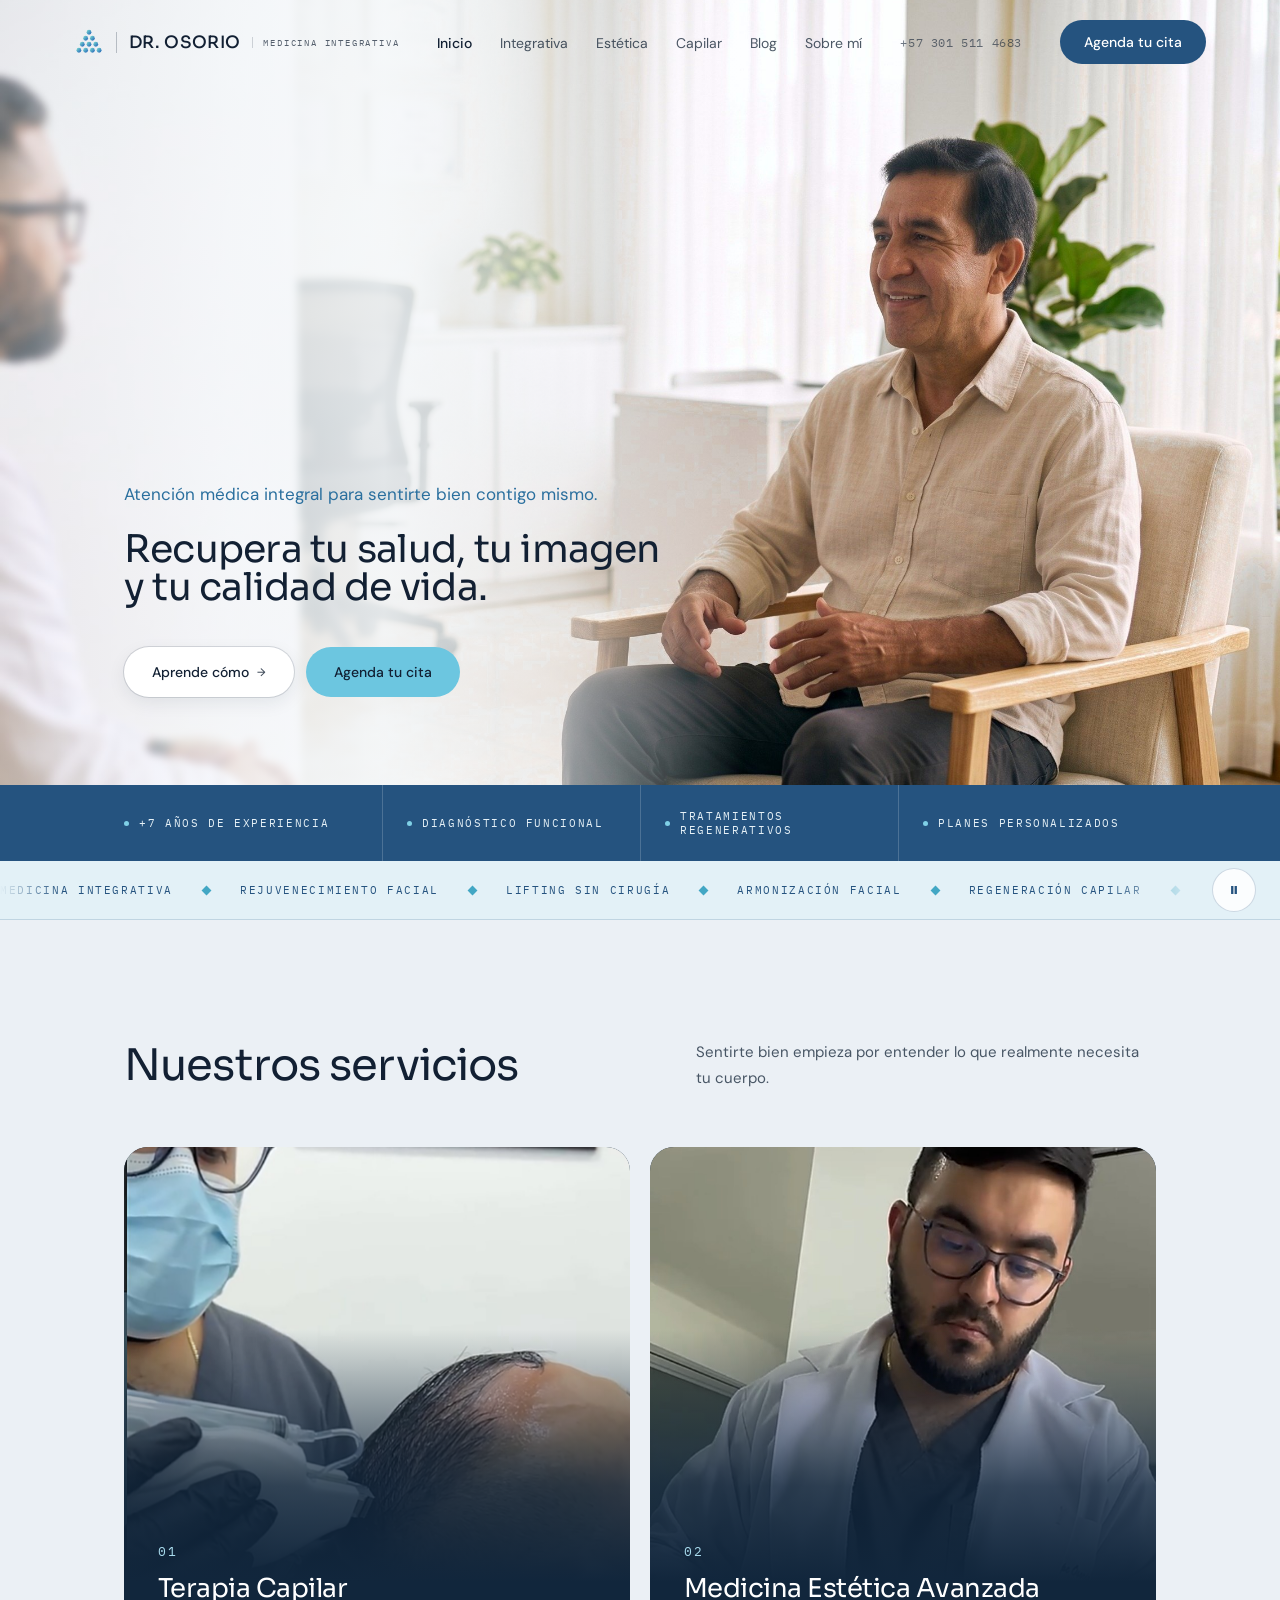
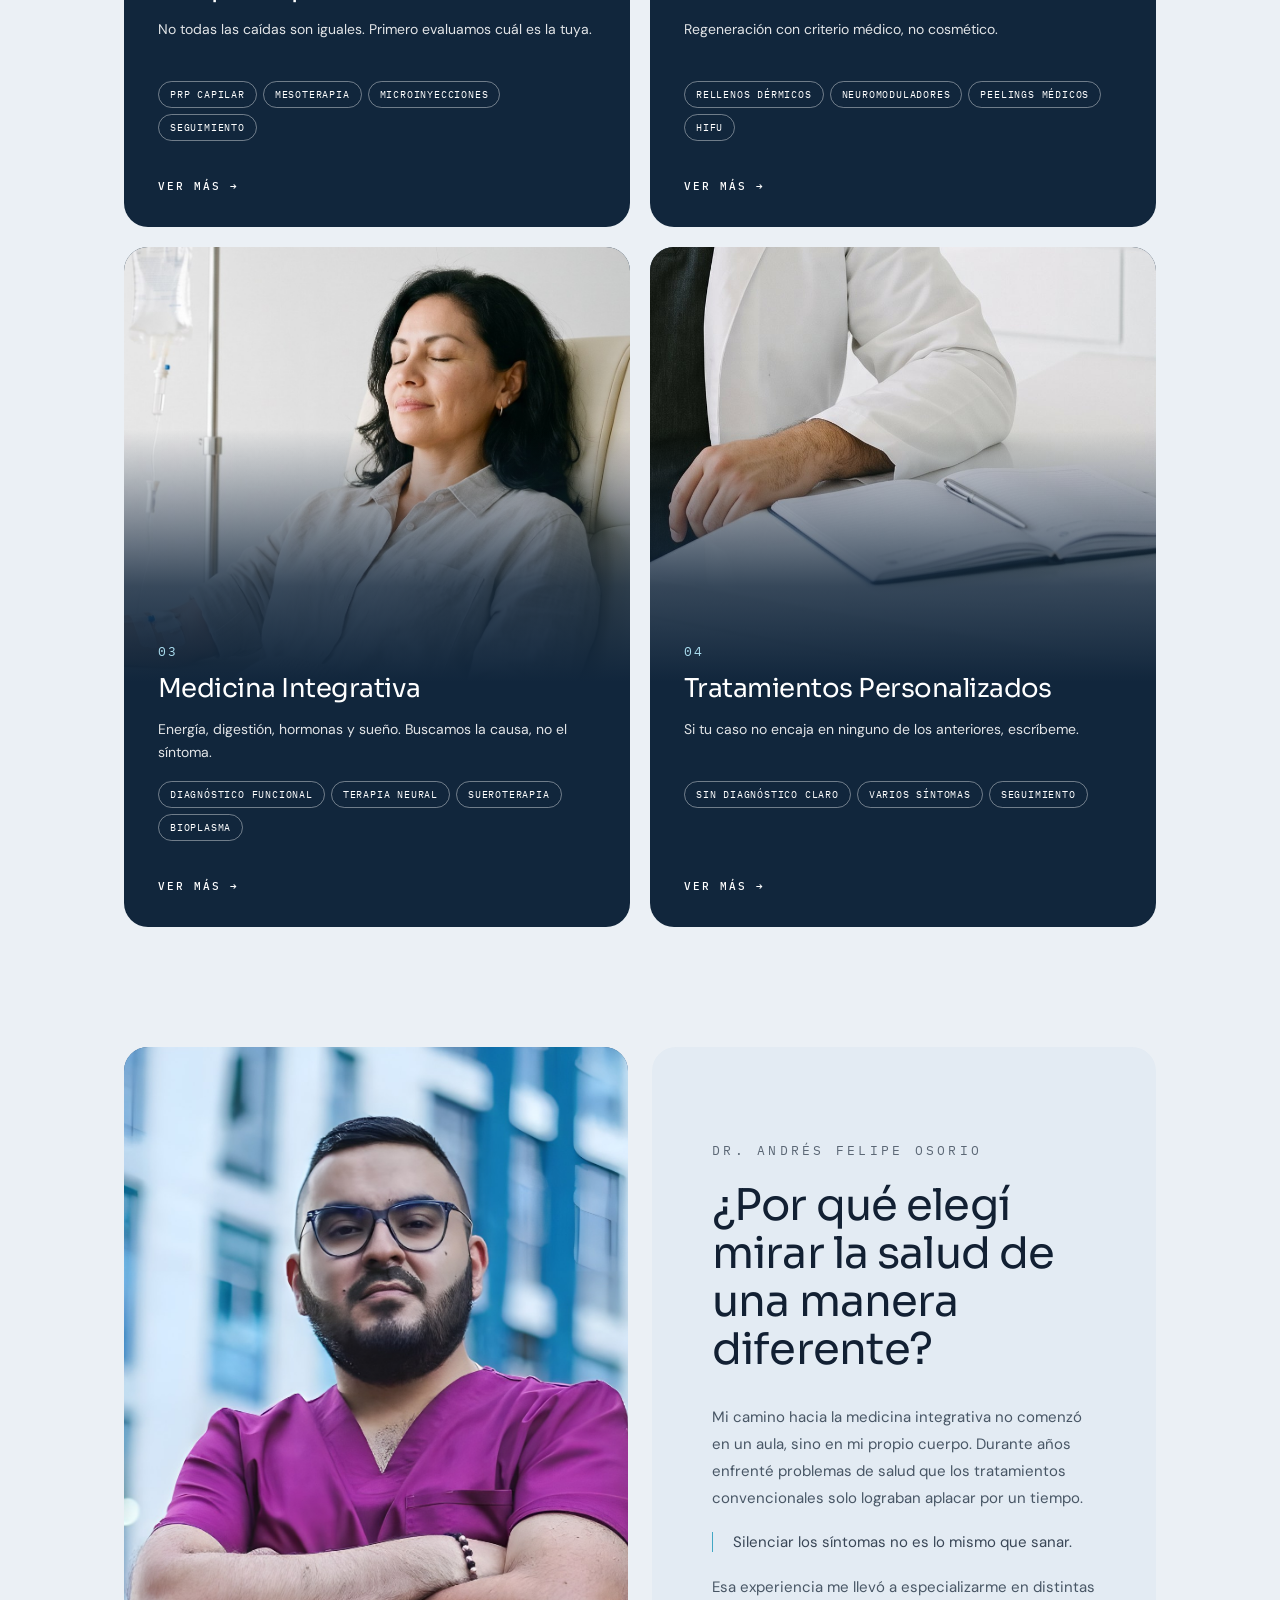
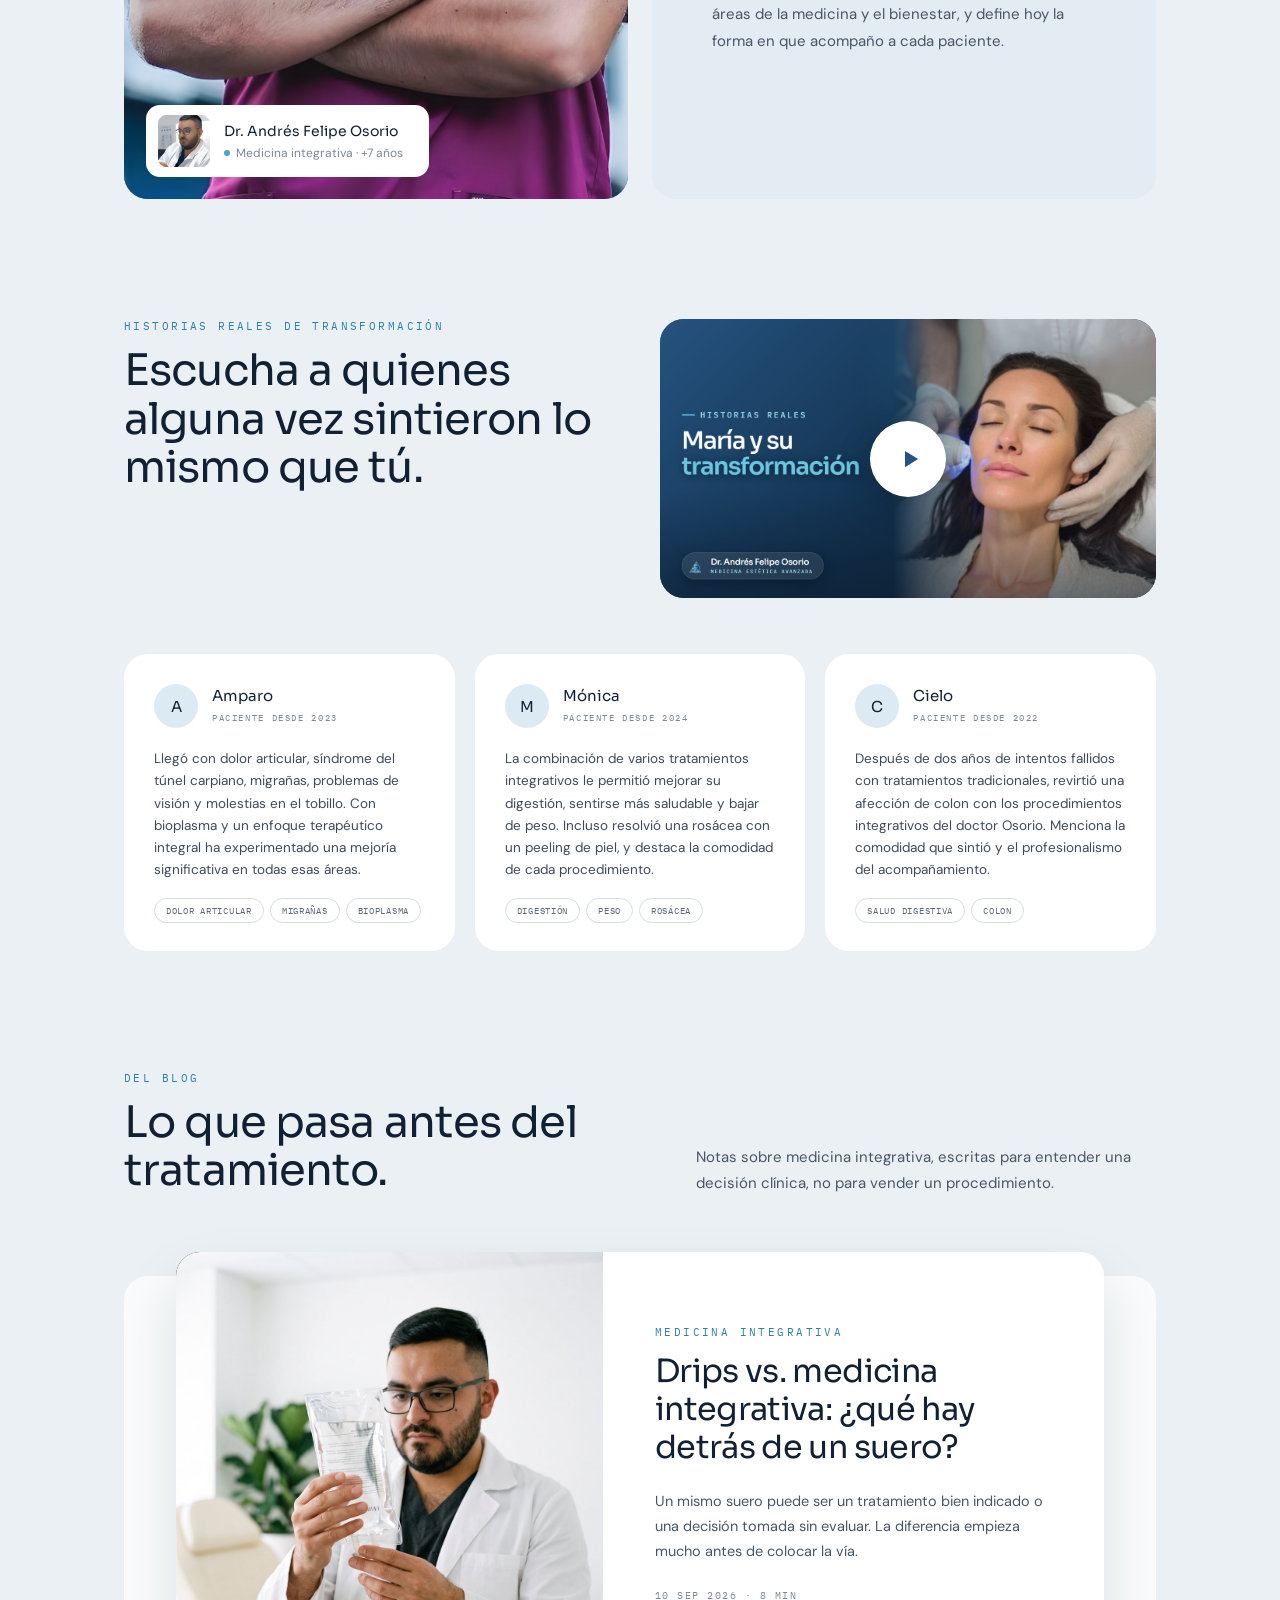
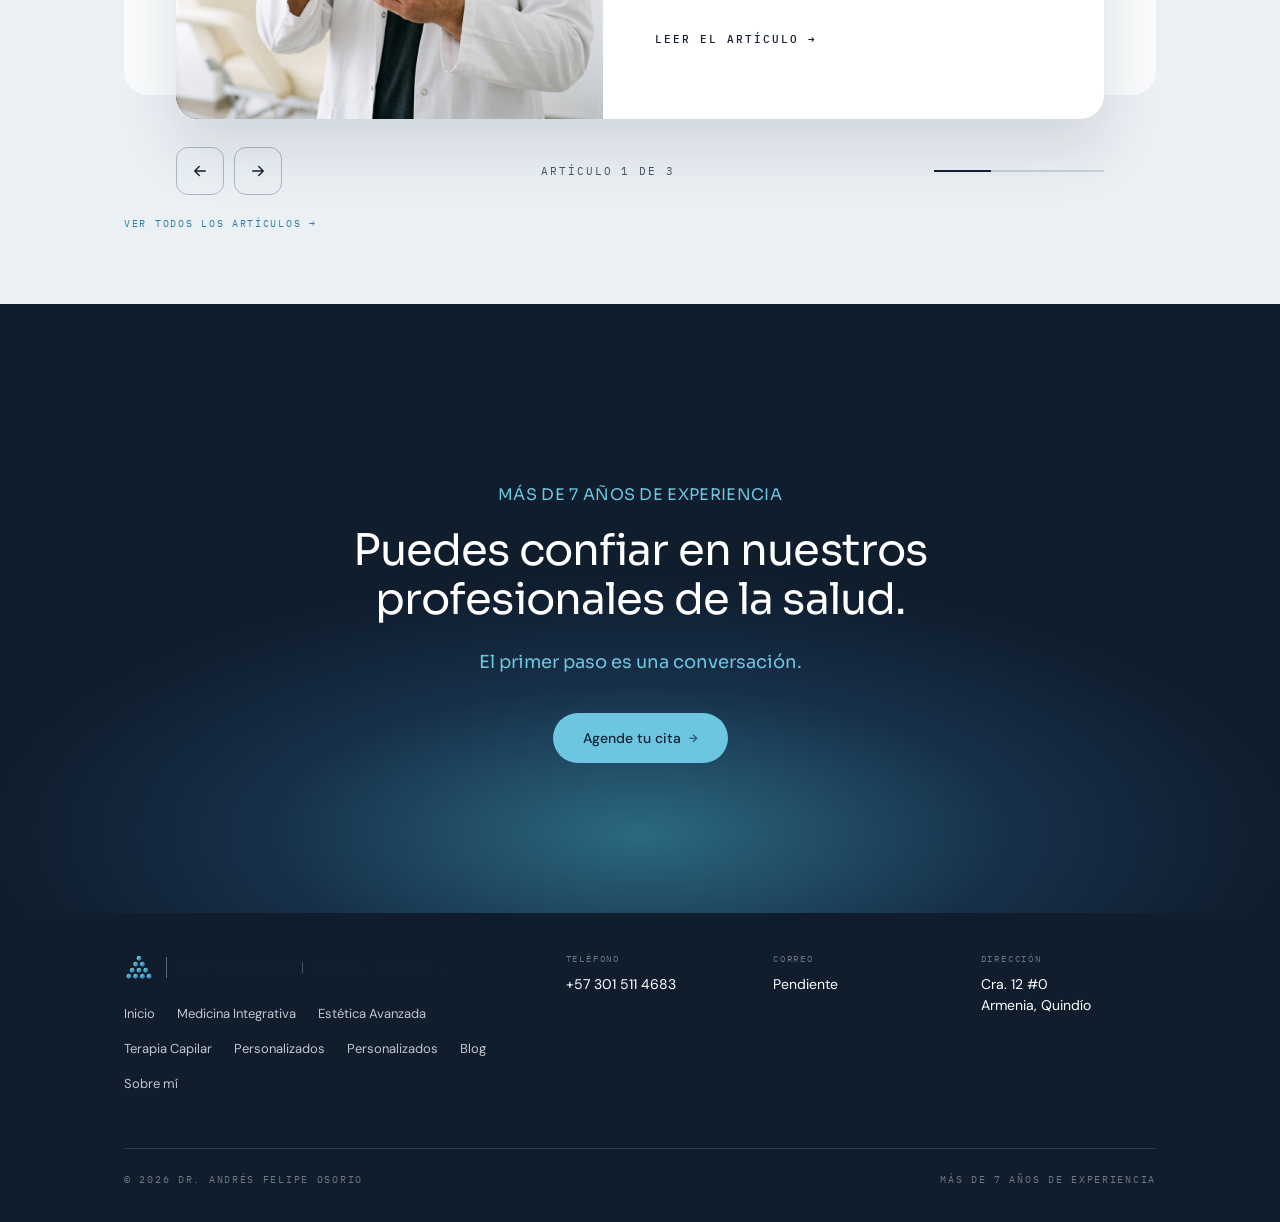
<file: index.html>
<!DOCTYPE html>
<html lang="es">
<head>
<meta charset="UTF-8">
<meta name="viewport" content="width=device-width, initial-scale=1, viewport-fit=cover">
<title>Dr. Osorio | Medicina Integrativa</title>
<!--
  WORKING COPY: recreated from the screenshot of lightcoral-shark-320578.hostingersite.com/index.html
  Images marked "STAND-IN" are low-res crops from the screenshot. Swap them for the original files before going live.
  Images marked "PLACEHOLDER" are waiting for a replacement per a review comment.
  Review comments are tagged in the code as REVIEW #1, #2, #3, #4.
-->
<link rel="preconnect" href="https://fonts.googleapis.com">
<link rel="preconnect" href="https://fonts.gstatic.com" crossorigin>
<link href="https://fonts.googleapis.com/css2?family=Sora:wght@400;500&family=DM+Sans:wght@400;500;600&family=IBM+Plex+Mono:wght@400;500&display=swap" rel="stylesheet">
<style>
  :root {
    /* Brand palette: blues based on the Vital Clinic logo (navy #25537f, cyan #42a7c4). */
    --ink: #122033;          /* headings */
    --text: #485665;         /* body copy */
    --muted: #7b8794;
    --page: #ebf0f5;         /* light section background */
    --panel: #e3ebf3;        /* about-card background */
    --white: #ffffff;
    --teal: #6cc6e0;         /* primary accent / CTA buttons */
    --teal-ink: #2c7fa8;     /* small accent text on light bg */
    --forest: #25537f;       /* old stats banner color (replaced in review #2) */
    /* Brand blues sampled from the Vital Clinic logo (confirm exact values with the designer) */
    --brand-navy: #25537f;
    --brand-cyan: #42a7c4;
    --forest-btn: #25537f;
    --night: #0f1d2d;        /* CTA + footer */
    --line-dark: rgba(255,255,255,.12);

    --font-head: "Sora", "Helvetica Neue", Arial, sans-serif;
    --font-body: "DM Sans", "Helvetica Neue", Arial, sans-serif;
    --font-mono: "IBM Plex Mono", ui-monospace, "SFMono-Regular", Menlo, monospace;

    --container: 1080px;
    --radius-lg: 24px;
    --radius-md: 20px;
  }
  *, *::before, *::after { box-sizing: border-box; }
  html { scroll-behavior: smooth; }
  body {
    margin: 0;
    font-family: var(--font-body);
    color: var(--text);
    background: var(--page);
    -webkit-font-smoothing: antialiased;
  }
  img { max-width: 100%; display: block; }
  a { color: inherit; text-decoration: none; }
  .container { max-width: var(--container); margin: 0 auto; padding: 0 24px; }
  .eyebrow {
    font-family: var(--font-mono); font-size: 11px; letter-spacing: .22em;
    text-transform: uppercase; color: var(--teal-ink); margin: 0 0 14px;
  }
  h1, h2, h3 { font-family: var(--font-head); font-weight: 400; color: var(--ink); margin: 0; letter-spacing: -0.02em; }
  :focus-visible { outline: 2px solid var(--teal); outline-offset: 3px; }

  /* Buttons */
  .btn {
    display: inline-flex; align-items: center; gap: 8px;
    font-family: var(--font-body); font-weight: 500; font-size: 14px;
    padding: 16px 28px; border-radius: 999px; border: 0; cursor: pointer;
    transition: transform .15s ease, filter .15s ease;
  }
  .btn:hover { transform: translateY(-1px); filter: brightness(1.05); }
  .btn-white { background: var(--white); color: var(--ink); }
  .btn-teal { background: var(--teal); color: var(--ink); }
  .btn-forest { background: var(--forest-btn); color: var(--white); }
  .btn .arrow { font-size: 11px; opacity: .8; }

  /* ================= HEADER / NAV ================= */
  .nav {
    position: absolute; top: 0; left: 0; right: 0; z-index: 10;
    padding-top: env(safe-area-inset-top, 0px);
  }
  .nav .container { display: flex; align-items: center; justify-content: space-between; height: 84px; gap: 24px; max-width: 1180px; }
  .brand { display: flex; align-items: center; gap: 12px; color: var(--white); }
  .brand img { width: 30px; height: 30px; object-fit: contain; }
  .brand .name { font-family: var(--font-head); font-weight: 500; font-size: 17px; letter-spacing: .02em; padding-left: 12px; border-left: 1px solid rgba(255,255,255,.35); }
  .brand .tag { font-family: var(--font-mono); font-size: 9px; letter-spacing: .2em; text-transform: uppercase; opacity: .7; padding-left: 10px; border-left: 1px solid rgba(255,255,255,.35); }
  .nav-links { display: flex; align-items: center; gap: 28px; list-style: none; margin: 0; padding: 0; }
  .nav-links a { color: rgba(255,255,255,.85); font-size: 14px; }
  .nav-links a[aria-current="page"] { color: var(--white); font-weight: 500; }
  .nav-phone { font-family: var(--font-mono); font-size: 12px; color: rgba(255,255,255,.7); letter-spacing: .05em; }
  .nav .btn { padding: 13px 24px; }
  .menu-toggle { display: none; background: none; border: 1px solid rgba(255,255,255,.4); color: #fff; border-radius: 999px; padding: 10px 16px; font-size: 13px; }

  /* ================= HERO ================= */
  /* REVIEW #1: hero image must change (wellness clinic vibe, not OR gown, not AI-looking, brighter). */
  .hero {
    position: relative; min-height: 785px; display: flex; align-items: flex-end;
    color: var(--white); overflow: hidden;
    background: #1c3a5a;
  }
  .hero-media { position: absolute; inset: 0; }
  .hero-media img { width: 100%; height: 100%; object-fit: cover; object-position: 50% 30%; }
  .hero-media .placeholder {
    width: 100%; height: 100%;
    display: grid; place-items: center;
    background:
      radial-gradient(ellipse at 65% 35%, #3f6a94 0%, #22436a 45%, #12283f 100%);
    font-family: var(--font-mono); font-size: 12px; letter-spacing: .15em; text-transform: uppercase; color: rgba(255,255,255,.45);
  }
  .hero-media::after {
    /* Dark overlay that keeps text readable. Lighten these values if the new photo is already bright. */
    content: ""; position: absolute; inset: 0;
    background: linear-gradient(90deg, rgba(8,24,40,.78) 0%, rgba(8,24,40,.45) 45%, rgba(8,24,40,.15) 100%);
  }
  .hero-content { position: relative; z-index: 2; width: 100%; padding-bottom: 88px; }
  .hero-kicker { color: #a9dcee; font-size: 17px; line-height: 1.5; margin: 0 0 22px; }
  .hero h1 { color: var(--white); font-size: clamp(44px, 6vw, 84px); line-height: 1.02; max-width: 760px; }
  .hero-actions { display: flex; gap: 12px; margin-top: 40px; flex-wrap: wrap; }

  /* Headings with fixed line breaks (desktop). On phones they wrap naturally, see RESPONSIVE. */
  h1 .line, h2 .line { display: block; white-space: nowrap; }

  /* ================= STATS BANNER ================= */
  /* REVIEW #2: banner considered too dark / too green for the brand. Color lives in --forest. */
  /* Two options. Switch with the class on <body>: banner-navy or banner-light */
  .stats { background: var(--banner-bg); }
  .banner-navy  { --banner-bg: var(--brand-navy); --banner-text: #e6f1f7; --banner-dot: #7fd0e6; --banner-line: rgba(255,255,255,.18); }
  .banner-light { --banner-bg: #e3f1f7; --banner-text: var(--brand-navy); --banner-dot: var(--brand-cyan); --banner-line: rgba(37,83,127,.18); }
  .stats ul { display: grid; grid-template-columns: repeat(4, 1fr); list-style: none; margin: 0; padding: 0; }
  .stats li {
    display: flex; align-items: center; gap: 10px; padding: 24px 0 24px 0;
    font-family: var(--font-mono); font-size: 11px; letter-spacing: .15em; text-transform: uppercase; color: var(--banner-text);
  }
  .stats li + li { border-left: 1px solid var(--banner-line); padding-left: 24px; }
  .stats li::before { content: ""; width: 5px; height: 5px; border-radius: 50%; background: var(--banner-dot); flex: none; }

  /* ================= TICKER ================= */
  .ticker { background: #e3f1f7; border-bottom: 1px solid rgba(37,83,127,.18); }
  .ticker-in { display: flex; align-items: center; gap: 12px; padding-right: 24px; }
  .ticker-viewport {
    flex: 1; min-width: 0; overflow: hidden;
    -webkit-mask-image: linear-gradient(90deg, transparent 0, #000 5%, #000 92%, transparent 100%);
            mask-image: linear-gradient(90deg, transparent 0, #000 5%, #000 92%, transparent 100%);
  }
  .ticker-track { display: flex; width: max-content; animation: ticker-move 42s linear infinite; }
  .ticker-list { display: flex; flex: none; list-style: none; margin: 0; padding: 0; }
  .ticker-list li {
    display: flex; align-items: center; white-space: nowrap; padding: 22px 0;
    font-family: var(--font-mono); font-size: 11px; letter-spacing: .15em;
    text-transform: uppercase; color: var(--brand-navy);
  }
  /* el rombo va después de cada ítem, también del último: así la unión entre las
     dos copias de la lista es idéntica a cualquier otra y el bucle no se nota */
  .ticker-list li::after {
    content: ""; flex: none; width: 7px; height: 7px; margin: 0 30px;
    background: var(--brand-cyan); transform: rotate(45deg);
  }
  @keyframes ticker-move { to { transform: translateX(-50%); } }
  .ticker.is-paused .ticker-track { animation-play-state: paused; }
  @media (hover: hover) { .ticker-viewport:hover .ticker-track { animation-play-state: paused; } }

  .ticker-pause {
    flex: none; display: inline-flex; align-items: center; justify-content: center;
    width: 44px; height: 44px; padding: 0; border: 1px solid rgba(37,83,127,.22); border-radius: 50%;
    background: rgba(255,255,255,.85); color: var(--brand-navy); cursor: pointer;
    font-family: var(--font-mono); font-size: 11px; letter-spacing: .14em; text-transform: uppercase;
    transition: background-color .2s ease, border-color .2s ease;
  }
  .ticker-pause:hover { background: #fff; border-color: var(--brand-navy); }
  .ticker-pause:focus-visible { outline: 2px solid var(--brand-cyan); outline-offset: 3px; }
  .ticker-pause[hidden] { display: none; }
  .ticker-pause .label { display: none; }      /* el nombre accesible va en aria-label y title */
  .ticker-pause .i-play { display: none; }
  .ticker-pause[aria-pressed="true"] .i-pause { display: none; }
  .ticker-pause[aria-pressed="true"] .i-play { display: inline; }
  @media (max-width: 560px) {
    .ticker-list li::after { margin: 0 22px; }
  }
  /* sin movimiento: una sola lista, que se desplaza con el dedo o la rueda */
  @media (prefers-reduced-motion: reduce) {
    .ticker-track { animation: none; }
    .ticker-list[aria-hidden="true"], .ticker-pause { display: none; }
    .ticker-viewport { overflow-x: auto; -webkit-mask-image: none; mask-image: none; }
  }

  /* ================= SECTION HEADINGS ================= */
  .section { padding: 120px 0 0; }
  .section-head { display: grid; grid-template-columns: 1fr 1fr; gap: 40px; align-items: end; margin-bottom: 56px; }
  .section-head h2 { font-size: clamp(32px, 3.4vw, 44px); line-height: 1.12; }
  .section-head > p { margin: 0; font-size: 15px; line-height: 1.7; max-width: 460px; justify-self: end; width: 100%; }

  /* ================= SERVICES ================= */
  .services-grid { display: grid; grid-template-columns: 1fr 1fr; gap: 20px; }
  .service {
    position: relative; min-height: 488px; border-radius: var(--radius-lg); overflow: hidden;
    display: flex; flex-direction: column; justify-content: flex-end;
    padding: 34px; color: var(--white);
    background: #14314f;
  }
  .service .bg { position: absolute; inset: 0; }
  .service .bg img { width: 100%; height: 62%; object-fit: cover; object-position: top center; }
  .service .bg::after {
    content: ""; position: absolute; inset: 0;
    background: linear-gradient(180deg, rgba(22,50,78,.05) 0%, rgba(22,50,78,.35) 35%, rgba(17,38,60,.92) 62%, #11263c 100%);
  }
  .service > *:not(.bg) { position: relative; z-index: 1; }
  /* Wide still life across the top of the card, text below */
  .service .bg--top img { height: 58%; }
  .service .bg--top::after { background: linear-gradient(180deg, rgba(17,38,60,0) 0%, rgba(17,38,60,0) 38%, rgba(17,38,60,.85) 56%, #11263c 66%); }
  /* Tarjetas de servicio: la foto ocupa la parte de arriba y se funde hacia abajo con el
     azul de la tarjeta; el texto va debajo, a todo el ancho. Igual en todos los tamaños. */
  .service--portrait { background: #11263c; min-height: 680px; }
  .service .bg--portrait { left: 0; width: 100%; height: 64%; bottom: auto; }
  .service .bg--portrait img { width: 100%; height: 100%; object-fit: cover; object-position: center 30%; }
  .service .bg--portrait::after { background: linear-gradient(180deg, rgba(17,38,60,0) 42%, rgba(17,38,60,.82) 78%, #11263c 100%); }
  .service.service--portrait h3, .service.service--portrait p, .service.service--portrait .chips { max-width: none; }
  .service.service--portrait h3 { font-size: 26px; }
  .service.service--portrait .chips { min-height: 68px; align-content: flex-start; }
  .service.service--portrait p { min-height: 3.2em; }                 /* reserva dos líneas: los títulos vecinos quedan alineados */
  @media (min-width: 821px) and (max-width: 1040px) {
    .service.service--portrait h3 { min-height: 2.3em; }               /* dos columnas estrechas: los títulos pueden ocupar dos líneas */
  }
  /* Full-height card image (for clean photos without baked-in text) */
  .service .bg--full img { height: 100%; object-position: center 30%; }
  .service .bg--full::after {
    background: linear-gradient(180deg, rgba(22,50,78,0) 0%, rgba(22,50,78,.15) 30%, rgba(17,38,60,.85) 60%, #11263c 100%);
  }
  .service .num { font-family: var(--font-mono); font-size: 13px; letter-spacing: .15em; color: #a9dcee; margin-bottom: 14px; }
  .service h3 { color: var(--white); font-size: 30px; line-height: 1.15; margin-bottom: 14px; }
  .service p { margin: 0 0 18px; font-size: 14px; line-height: 1.6; max-width: 360px; color: rgba(255,255,255,.88); }
  .chips { display: flex; flex-wrap: wrap; gap: 6px; list-style: none; margin: 0 0 30px; padding: 0; }
  .chips li {
    font-family: var(--font-mono); font-size: 10px; letter-spacing: .08em; text-transform: uppercase;
    border: 1px solid rgba(255,255,255,.4); border-radius: 999px; padding: 6px 11px;
  }
  .more { font-family: var(--font-mono); font-size: 11px; letter-spacing: .18em; text-transform: uppercase; font-weight: 500; }

  /* ================= ABOUT ================= */
  .about { display: grid; grid-template-columns: 1fr 1fr; gap: 24px; }
  .about-photo { position: relative; border-radius: var(--radius-lg); overflow: hidden; min-height: 752px; background: #2d5a8a; }
  .about-photo > img { position: absolute; inset: 0; width: 100%; height: 100%; object-fit: cover; object-position: top center; }
  .badge {
    position: absolute; left: 22px; bottom: 22px; display: flex; align-items: center; gap: 14px;
    background: var(--white); border-radius: 14px; padding: 10px 26px 10px 12px;
  }
  .badge img { width: 52px; height: 52px; border-radius: 8px; object-fit: cover; }
  .badge strong { display: block; font-family: var(--font-head); font-weight: 400; font-size: 14px; color: var(--ink); }
  .badge span { font-size: 12px; color: var(--muted); display: inline-flex; align-items: center; gap: 6px; margin-top: 4px; }
  .badge span::before { content: ""; width: 6px; height: 6px; border-radius: 50%; background: #42a7c4; }
  .about-text { background: var(--panel); border-radius: var(--radius-lg); padding: 92px 60px 60px; }
  .about-text .eyebrow { color: #5b6775; font-size: 13px; letter-spacing: .25em; }
  .about-text h2 { font-size: clamp(32px, 3.4vw, 44px); line-height: 1.1; margin-bottom: 30px; }
  .about-text p { font-size: 15px; line-height: 1.8; margin: 0 0 20px; max-width: 400px; }
  .about-text blockquote { margin: 0 0 22px; padding-left: 20px; border-left: 1px solid #42a7c4; font-size: 15px; color: #394656; }
  .about-text .btn { margin-top: 20px; }

  /* ================= TESTIMONIALS ================= */
  /* Video placeholder (testimonials header) */
  .section-head:has(.video-ph) { align-items: start; }
  .video-ph { margin: 0; justify-self: end; width: 100%; max-width: 520px; }
  .video-frame {
    position: relative; aspect-ratio: 16 / 9; border-radius: var(--radius-lg); overflow: hidden;
    display: grid; place-items: center;
    background: radial-gradient(ellipse 70% 90% at 70% 20%, rgba(66,167,196,.35) 0%, rgba(37,83,127,0) 60%), linear-gradient(135deg, #25537f 0%, #14314f 100%);
  }
  .video-frame iframe, .video-frame video { position: absolute; inset: 0; width: 100%; height: 100%; border: 0; display: block; object-fit: cover; }
  .video-frame .poster { position: absolute; inset: 0; width: 100%; height: 100%; object-fit: cover; display: block; }
  .video-frame .play {
    position: relative; z-index: 1;
    width: 76px; height: 76px; border-radius: 50%; border: 0; cursor: pointer; display: grid; place-items: center;
    background: var(--white); color: var(--brand-navy); box-shadow: 0 10px 30px rgba(8,24,40,.35);
    transition: transform .15s ease;
  }
  .video-frame .play:hover { transform: scale(1.06); }
  .video-frame .play svg { width: 30px; height: 30px; fill: currentColor; margin-left: 4px; }
  .video-label { position: absolute; left: 22px; bottom: 18px; font-family: var(--font-mono); font-size: 10px; letter-spacing: .18em; text-transform: uppercase; color: rgba(255,255,255,.75); }
  .video-ph figcaption { margin-top: 16px; font-size: 14px; line-height: 1.65; color: var(--text); }

  .testimonials { display: grid; grid-template-columns: repeat(3, 1fr); gap: 20px; }
  .testimonial { background: var(--white); border-radius: var(--radius-lg); padding: 30px 30px 28px; }
  .t-head { display: flex; align-items: center; gap: 14px; margin-bottom: 20px; }
  .avatar { width: 44px; height: 44px; border-radius: 50%; background: #dceaf4; display: grid; place-items: center; font-family: var(--font-head); color: var(--ink); font-size: 15px; flex: none; }
  .t-head strong { display: block; font-family: var(--font-head); font-weight: 400; color: var(--ink); font-size: 15px; }
  .t-head small { font-family: var(--font-mono); font-size: 9px; letter-spacing: .18em; text-transform: uppercase; color: var(--muted); }
  .testimonial p { font-size: 13.5px; line-height: 1.65; margin: 0 0 16px; color: #3e4a58; }
  .testimonial .chips li { border-color: #d5dde6; color: #5b6775; font-size: 9px; }
  .testimonial .chips { margin: 0; }

  /* ================= BLOG ================= */
  .blog { display: grid; grid-template-columns: 500px 1fr; gap: 24px; }
  .blog-img { border-radius: var(--radius-lg); overflow: hidden; min-height: 458px; background: #0c131b; }
  .blog-img img { width: 100%; height: 100%; object-fit: cover; }
  .blog-card { background: var(--white); border-radius: var(--radius-lg); padding: 60px 56px; display: flex; flex-direction: column; justify-content: center; }
  .blog-card h3 { font-size: 34px; line-height: 1.18; margin-bottom: 26px; max-width: 380px; }
  .blog-card p { font-size: 14.5px; line-height: 1.75; margin: 0 0 26px; max-width: 370px; }
  .meta { font-family: var(--font-mono); font-size: 10px; letter-spacing: .15em; text-transform: uppercase; color: var(--muted); margin-bottom: 30px; }
  .blog-card .more { color: var(--ink); }
  .all-posts { display: inline-block; margin-top: 22px; font-family: var(--font-mono); font-size: 9.5px; letter-spacing: .18em; text-transform: uppercase; color: var(--teal-ink); }

  /* ================= CTA ================= */
  .cta {
    margin-top: 72px; position: relative; overflow: hidden; background: var(--night);
    text-align: center; color: var(--white); padding: 180px 24px 150px;
  }
  .cta::before {
    content: ""; position: absolute; left: 50%; bottom: -180px; transform: translateX(-50%);
    width: 1300px; height: 520px; border-radius: 50%;
    background: radial-gradient(ellipse at center, rgba(66,167,196,.55) 0%, rgba(37,83,127,.35) 40%, rgba(13,27,43,0) 70%);
    pointer-events: none;
  }
  .cta > * { position: relative; }
  .cta .kicker { color: var(--teal); font-family: var(--font-head); font-size: 16px; letter-spacing: .02em; margin: 0 0 22px; text-transform: uppercase; }
  .cta h2 { color: var(--white); font-size: clamp(34px, 3.4vw, 58px); line-height: 1.12; max-width: none; margin: 0 auto 26px; }
  .cta .sub { color: var(--teal); font-family: var(--font-head); font-size: 18px; margin: 0 0 40px; }
  .cta .btn { padding: 16px 30px; }

  /* ================= FOOTER ================= */
  .footer { background: var(--night); color: rgba(255,255,255,.75); padding: 40px 0 36px; padding-bottom: calc(36px + env(safe-area-inset-bottom, 0px)); }
  .footer-top { display: grid; grid-template-columns: 1.4fr repeat(3, .6fr); gap: 32px; }
  .footer .brand { margin-bottom: 22px; }
  .footer-links { display: flex; flex-wrap: wrap; gap: 18px 22px; list-style: none; margin: 0; padding: 0; font-size: 13px; max-width: 460px; }
  .footer-links a:hover { color: var(--white); }
  .f-col small { display: block; font-family: var(--font-mono); font-size: 9px; letter-spacing: .2em; text-transform: uppercase; color: rgba(255,255,255,.4); margin-bottom: 10px; }
  .f-col div { color: var(--white); font-size: 14px; line-height: 1.5; }
  .footer-bottom { display: flex; justify-content: space-between; gap: 20px; margin-top: 56px; padding-top: 24px; border-top: 1px solid var(--line-dark); font-family: var(--font-mono); font-size: 9.5px; letter-spacing: .18em; text-transform: uppercase; color: rgba(255,255,255,.4); }

  /* ================= HERO TEXT VARIANTS (REVIEW #1) ================= */
  .hero-light .hero-media::after {
    background: linear-gradient(90deg, rgba(247,250,252,.35) 0%, rgba(247,250,252,.8) 18%, rgba(247,250,252,.9) 30%, rgba(247,250,252,.6) 44%, rgba(247,250,252,0) 58%);
  }
  .hero-light .hero { color: var(--ink); }
  .hero-light .hero h1 { color: var(--ink); font-size: clamp(38px, 2.95vw, 56px); max-width: none; }
  .hero-light .hero-kicker { color: #2a6f9e; }
  .hero-light .hero .btn-white { box-shadow: 0 0 0 1px rgba(16,32,50,.14), 0 6px 18px rgba(16,32,50,.08); }
  .hero-light .brand { color: var(--ink); }
  .hero-light .nav .brand .name, .hero-light .nav .brand .tag { border-left-color: rgba(16,32,50,.25); }
  .hero-light .nav-links a { color: rgba(16,32,50,.75); }
  .hero-light .nav-links a[aria-current="page"] { color: var(--ink); }
  .hero-light .nav-phone { color: rgba(16,32,50,.6); }
  .hero-light .nav .btn-white { background: var(--forest-btn); color: var(--white); }
  .hero-light .menu-toggle { color: var(--ink); border-color: rgba(16,32,50,.3); }
  .hero-dark .hero-media::after {
    background: linear-gradient(180deg, rgba(8,24,40,.6) 0, rgba(8,24,40,0) 170px), linear-gradient(90deg, rgba(8,24,40,.82) 0%, rgba(8,24,40,.6) 35%, rgba(8,24,40,.15) 62%, rgba(8,24,40,0) 80%);
  }

  /* ================= RESPONSIVE ================= */
  @media (max-width: 1100px) {
    .nav-links, .nav-phone { display: none; }
    .menu-toggle { display: inline-block; }
    .blog { grid-template-columns: 1fr 1fr; }
  }
  @media (max-width: 820px) {
    .hero { min-height: 680px; }
    .hero-media img { object-position: 72% 30%; }
    .hero-light .hero-media::after { background: linear-gradient(0deg, rgba(247,250,252,.95) 0%, rgba(247,250,252,.85) 45%, rgba(247,250,252,.2) 75%, rgba(247,250,252,.35) 100%); }
    .hero-dark .hero-media::after { background: linear-gradient(0deg, rgba(8,24,40,.88) 0%, rgba(8,24,40,.6) 50%, rgba(8,24,40,.2) 100%); }
    .hero-content { padding-bottom: 64px; }
    .stats ul { grid-template-columns: 1fr 1fr; }
    .stats li:nth-child(3) { border-left: 0; padding-left: 0; }
    .stats li:nth-child(n+3) { border-top: 1px solid var(--banner-line); }
    .section { padding-top: 88px; }
    .section-head, .services-grid, .about, .testimonials, .blog, .footer-top { grid-template-columns: 1fr; }
    .section-head > p { justify-self: start; }
    h1 .line, h2 .line { display: inline; white-space: normal; }
    .video-ph { justify-self: stretch; max-width: none; }
    .about-photo { min-height: 520px; }
    .about-text { padding: 48px 28px; }
    .blog-card { padding: 40px 28px; }
    .blog-img { min-height: 300px; }
    .brand .tag { display: none; }
    /* Integrativa still life on mobile: keep the photo clear of the title */
    .service:has(.bg--top) { min-height: 580px; }
    .service .bg--top img { height: 44%; }
    .service .bg--top::after { background: linear-gradient(180deg, rgba(17,38,60,0) 0%, rgba(17,38,60,0) 30%, rgba(17,38,60,.9) 42%, #11263c 48%); }
    /* Portrait cards on mobile: photo on top, text below */
    .service--portrait { min-height: 700px; }
    .nav .btn { display: none; }
  }
  @media (prefers-reduced-motion: reduce) {
    * { transition: none !important; scroll-behavior: auto !important; }
  }
</style>
<link rel="stylesheet" href="assets/css/carousel.css?v=2">
<script>document.documentElement.classList.add('js')</script>
</head>
<!--
  HERO TEXT STYLE SWITCH (review #1):
  class="hero-light"  = dark text on the bright photo (default, keeps the page bright)
  class="hero-dark"   = original white text with a dark gradient behind it
  STATS BANNER SWITCH (review #2):
  banner-navy  = brand navy background, light text
  banner-light = pale blue background, navy text
-->
<body class="hero-light banner-navy">

<!-- ================= HEADER ================= -->
<header class="nav">
  <div class="container">
    <a class="brand" href="#inicio" aria-label="Dr. Osorio, inicio">
      <img src="assets/img/r-4c68d548.svg" alt="">
      <span class="name">DR. OSORIO</span>
      <span class="tag">Medicina integrativa</span>
    </a>
    <ul class="nav-links">
      <li><a href="#inicio" aria-current="page">Inicio</a></li>
      <li><a href="medicina-integrativa.html">Integrativa</a></li>
      <li><a href="medicina-estetica.html">Estética</a></li>
      <li><a href="terapia-capilar.html">Capilar</a></li>
      <li><a href="blog.html">Blog</a></li>
      <li><a href="#sobre-mi">Sobre mí</a></li>
    </ul>
    <span class="nav-phone">+57 301 511 4683</span>
    <a class="btn btn-white" href="#agenda">Agenda tu cita</a>
    <button class="menu-toggle" type="button">Menú</button>
  </div>
</header>

<main id="inicio">

  <!-- ================= HERO ================= -->
  <section class="hero">
    <div class="hero-media">
      <!-- REVIEW #1 DONE: new consultation image (white balance corrected, doctor cropped and softened). Replace with images/hero.jpg on Hostinger. -->
      <img src="assets/img/r-2a224173.jpg" alt="Paciente sonriendo durante una consulta en la clínica">
    </div>
    <div class="container hero-content">
      <p class="hero-kicker">Atención médica integral para sentirte bien contigo mismo.</p>
      <h1><span class="line">Recupera tu salud, tu imagen</span> <span class="line">y tu calidad de vida.</span></h1>
      <div class="hero-actions">
        <a class="btn btn-white" href="#servicios">Aprende cómo <span class="arrow">→</span></a>
        <a class="btn btn-teal" href="#agenda">Agenda tu cita</a>
      </div>
    </div>
  </section>

  <!-- ================= STATS BANNER (REVIEW #2 DONE: brand blues, see body class) ================= -->
  <div class="stats">
    <div class="container">
      <ul>
        <li>+7 años de experiencia</li>
        <li>Diagnóstico funcional</li>
        <li>Tratamientos regenerativos</li>
        <li>Planes personalizados</li>
      </ul>
    </div>
  </div>

  <!-- ================= TICKER: áreas de atención, con pausa ================= -->
  <div class="ticker" role="region" aria-label="Áreas de atención">
    <div class="ticker-in">
      <div class="ticker-viewport">
        <div class="ticker-track">
          <ul class="ticker-list">
          <li>Medicina Integrativa</li>
          <li>Rejuvenecimiento Facial</li>
          <li>Lifting sin Cirugía</li>
          <li>Armonización Facial</li>
          <li>Regeneración Capilar</li>
          <li>Medicina Regenerativa</li>
          </ul>
          <ul class="ticker-list" aria-hidden="true">
          <li>Medicina Integrativa</li>
          <li>Rejuvenecimiento Facial</li>
          <li>Lifting sin Cirugía</li>
          <li>Armonización Facial</li>
          <li>Regeneración Capilar</li>
          <li>Medicina Regenerativa</li>
          </ul>
        </div>
      </div>
      <button class="ticker-pause" type="button" aria-pressed="false" aria-label="Pausar animación del banner" title="Pausar" hidden>
        <svg class="i-pause" viewBox="0 0 24 24" width="14" height="14" aria-hidden="true"><path d="M7 5h4v14H7zM13 5h4v14h-4z" fill="currentColor"/></svg>
        <svg class="i-play" viewBox="0 0 24 24" width="14" height="14" aria-hidden="true"><path d="M8 5.5v13l10.5-6.5z" fill="currentColor"/></svg>
        <span class="label">Pausar</span>
      </button>
    </div>
  </div>

  <!-- ================= SERVICES ================= -->
  <section class="section" id="servicios">
    <div class="container">
      <div class="section-head">
        <div>
          <h2>Nuestros servicios</h2>
        </div>
        <p>Sentirte bien empieza por entender lo que realmente necesita tu cuerpo.</p>
      </div>

      <div class="services-grid">

        <!-- Card 01 | REVIEW #3: real footage from Dr. Osorio's Instagram. Vertical frame shown whole on the right. -->
        <article class="service service--portrait">
          <div class="bg bg--portrait"><img src="assets/img/r-04eb906f.jpg" alt="Dr. Andrés Osorio durante un tratamiento capilar" style="object-position: 50% 32%"></div>
          <div class="num">01</div>
          <h3>Terapia Capilar</h3>
          <p>No todas las caídas son iguales. Primero evaluamos cuál es la tuya.</p>
          <ul class="chips"><li>PRP capilar</li><li>Mesoterapia</li><li>Microinyecciones</li><li>Seguimiento</li></ul>
          <a class="more" href="terapia-capilar.html">Ver más →</a>
        </article>

        <!-- Card 02 | REVIEW #3 DONE: real footage of Dr. Osorio from Instagram (no needles). Swap for a sharper frame from the original video if available. -->
        <article class="service service--portrait">
          <!-- Vertical video frame shown whole on the right so the equipment stays visible -->
          <div class="bg bg--portrait"><img src="assets/img/r-ab7ee1df.jpg" alt="Dr. Andrés Osorio durante un tratamiento estético" style="object-position: 50% 14%"></div>
          <div class="num">02</div>
          <h3>Medicina Estética Avanzada</h3>
          <p>Regeneración con criterio médico, no cosmético.</p>
          <ul class="chips"><li>Rellenos dérmicos</li><li>Neuromoduladores</li><li>Peelings médicos</li><li>HIFU</li></ul>
          <a class="more" href="medicina-estetica.html">Ver más →</a>
        </article>
        <!-- Card 03: same IV therapy image as the Integrativa hero (brother's request). File: images/medicina-integrativa.jpg -->
        <article class="service service--portrait">
          <div class="bg bg--portrait"><img src="assets/img/r-5ca32f5f.jpg" alt="Paciente recibiendo sueroterapia en una clínica de bienestar" style="object-position: 50% 28%"></div>
          <div class="num">03</div>
          <h3>Medicina Integrativa</h3>
          <p>Energía, digestión, hormonas y sueño. Buscamos la causa, no el síntoma.</p>
          <ul class="chips"><li>Diagnóstico funcional</li><li>Terapia neural</li><li>Sueroterapia</li><li>Bioplasma</li></ul>
          <a class="more" href="medicina-integrativa.html">Ver más →</a>
        </article>

        <!-- Card 04: AI image of Dr. Osorio in his office. File: images/tratamientos-personalizados.jpg -->
        <article class="service service--portrait">
          <div class="bg bg--portrait"><img src="assets/img/r-80ea21fd.jpg" alt="Cuaderno de notas en consulta" style="object-position: 50% 55%"></div>
          <div class="num">04</div>
          <h3>Tratamientos Personalizados</h3>
          <p>Si tu caso no encaja en ninguno de los anteriores, escríbeme.</p>
          <ul class="chips"><li>Sin diagnóstico claro</li><li>Varios síntomas</li><li>Seguimiento</li></ul>
          <a class="more" href="tratamientos-personalizados.html">Ver más →</a>
        </article>
      </div>
    </div>
  </section>

  <!-- ================= ABOUT ================= -->
  <section class="section" id="sobre-mi">
    <div class="container about">
      <div class="about-photo">
        <!-- STAND-IN image -->
        <img src="assets/img/r-53948a6e.jpg" alt="Dr. Andrés Felipe Osorio">
        <div class="badge">
          <img src="assets/img/r-1f2a5f8c.jpg" alt="">
          <div>
            <strong>Dr. Andrés Felipe Osorio</strong>
            <span>Medicina integrativa · +7 años</span>
          </div>
        </div>
      </div>
      <div class="about-text">
        <p class="eyebrow">Dr. Andrés Felipe Osorio</p>
        <h2>¿Por qué elegí mirar la salud de una manera diferente?</h2>
        <p>Mi camino hacia la medicina integrativa no comenzó en un aula, sino en mi propio cuerpo. Durante años enfrenté problemas de salud que los tratamientos convencionales solo lograban aplacar por un tiempo.</p>
        <blockquote>Silenciar los síntomas no es lo mismo que sanar.</blockquote>
        <p>Esa experiencia me llevó a especializarme en distintas áreas de la medicina y el bienestar, y define hoy la forma en que acompaño a cada paciente.</p>
      </div>
    </div>
  </section>

  <!-- ================= TESTIMONIALS ================= -->
  <section class="section">
    <div class="container">
      <div class="section-head">
        <div>
          <p class="eyebrow">Historias reales de transformación</p>
          <h2>Escucha a quienes alguna vez sintieron lo mismo que tú.</h2>
        </div>
        <figure class="video-ph">
          <!--
            VIDEO PLACEHOLDER: when the video is ready, replace everything inside <div class="video-frame"> with ONE of these:
            YouTube:  <iframe src="https://www.youtube.com/embed/VIDEO_ID" title="Testimonios de pacientes" allow="accelerometer; autoplay; encrypted-media; picture-in-picture" allowfullscreen></iframe>
            Own file: <video src="videos/testimonios.mp4" poster="assets/img/video-maria-2.jpg" controls playsinline preload="metadata"></video>
          -->
          <div class="video-frame">
            <img class="poster" src="assets/img/video-maria-2.jpg" alt="" width="1280" height="720" loading="lazy">
            <button class="play" type="button" aria-label="Reproducir el video: María y su transformación">
              <svg viewBox="0 0 24 24" aria-hidden="true"><path d="M8 5.5v13l10.5-6.5z"/></svg>
            </button>
          </div>
        </figure>
      </div>
      <div class="testimonials">
        <article class="testimonial">
          <div class="t-head"><div class="avatar">A</div><div><strong>Amparo</strong><small>Paciente desde 2023</small></div></div>
          <p>Llegó con dolor articular, síndrome del túnel carpiano, migrañas, problemas de visión y molestias en el tobillo. Con bioplasma y un enfoque terapéutico integral ha experimentado una mejoría significativa en todas esas áreas.</p>
          <ul class="chips"><li>Dolor articular</li><li>Migrañas</li><li>Bioplasma</li></ul>
        </article>
        <article class="testimonial">
          <div class="t-head"><div class="avatar">M</div><div><strong>Mónica</strong><small>Paciente desde 2024</small></div></div>
          <p>La combinación de varios tratamientos integrativos le permitió mejorar su digestión, sentirse más saludable y bajar de peso. Incluso resolvió una rosácea con un peeling de piel, y destaca la comodidad de cada procedimiento.</p>
          <ul class="chips"><li>Digestión</li><li>Peso</li><li>Rosácea</li></ul>
        </article>
        <article class="testimonial">
          <div class="t-head"><div class="avatar">C</div><div><strong>Cielo</strong><small>Paciente desde 2022</small></div></div>
          <p>Después de dos años de intentos fallidos con tratamientos tradicionales, revirtió una afección de colon con los procedimientos integrativos del doctor Osorio. Menciona la comodidad que sintió y el profesionalismo del acompañamiento.</p>
          <ul class="chips"><li>Salud digestiva</li><li>Colon</li></ul>
        </article>
      </div>
    </div>
  </section>

  <!-- ================= BLOG ================= -->
  <section class="section" id="blog">
    <div class="container">
      <div class="section-head">
        <div>
          <p class="eyebrow">Del blog</p>
          <h2>Lo que pasa antes del tratamiento.</h2>
        </div>
        <p>Notas sobre medicina integrativa, escritas para entender una decisión clínica, no para vender un procedimiento.</p>
      </div>
      <div class="carousel" role="region" aria-roledescription="carrusel" aria-label="Artículos del blog">
        <div class="carousel-stage">
          <div class="slides" aria-live="polite">
        <article class="slide" role="group" aria-roledescription="diapositiva" aria-label="1 de 3">
          <div class="slide-img"><img src="assets/img/r-41091b83.jpg" alt="Dr. Andrés Osorio revisando una bolsa de suero" style="object-position: 60% 40%" loading="lazy"></div>
          <div class="slide-txt">
            <p class="eyebrow">Medicina integrativa</p>
            <h3>Drips vs. medicina integrativa: ¿qué hay detrás de un suero?</h3>
            <p>Un mismo suero puede ser un tratamiento bien indicado o una decisión tomada sin evaluar. La diferencia empieza mucho antes de colocar la vía.</p>
            <div class="meta">10 Sep 2026 · 8 min</div>
            <a class="more" href="blog-drips-vs-medicina-integrativa.html">Leer el artículo →</a>
          </div>
        </article>
        <article class="slide" role="group" aria-roledescription="diapositiva" aria-label="2 de 3">
          <div class="slide-img"><img src="assets/img/r-745e290f.jpg" alt="Hombre mirando con duda su shampoo anticaída" style="object-position: 55% center" loading="lazy"></div>
          <div class="slide-txt">
            <p class="eyebrow">Terapia capilar</p>
            <h3>¿Por qué el shampoo anticaída no te está funcionando?</h3>
            <p>Un mismo producto puede ayudarle a una persona y no hacer nada por otra. La diferencia empieza por entender qué tipo de caída tienes antes de elegir un tratamiento.</p>
            <div class="meta">12 Oct 2026 · 8 min</div>
            <a class="more" href="blog-shampoo-anticaida.html">Leer el artículo →</a>
          </div>
        </article>
        <article class="slide" role="group" aria-roledescription="diapositiva" aria-label="3 de 3">
          <div class="slide-img"><img src="assets/img/blog-estetica.jpg" alt="Paciente recibiendo un tratamiento estético facial" style="object-position: center 40%" loading="lazy"></div>
          <div class="slide-txt">
            <p class="eyebrow">Medicina estética</p>
            <h3>¿Cómo elegir el procedimiento estético indicado para mí?</h3>
            <p>Aunque varios procedimientos prometen resultados similares, no todos funcionan de la misma manera. De hecho, dos personas pueden querer mejorar exactamente lo mismo y necesitar tratamientos completamente diferentes.</p>
            <div class="meta">12 Oct 2026 · 5 min</div>
            <a class="more" href="blog-elegir-procedimiento-estetico.html">Leer el artículo →</a>
          </div>
        </article>
          </div>
        </div>
        <div class="carousel-bar" hidden>
          <div class="car-btns">
            <button class="car-btn" type="button" data-dir="-1" aria-label="Artículo anterior"><svg viewBox="0 0 24 24" width="18" height="18" aria-hidden="true"><path d="M19 12H5M11 6l-6 6 6 6" fill="none" stroke="currentColor" stroke-width="1.8" stroke-linecap="round" stroke-linejoin="round"/></svg></button>
            <button class="car-btn" type="button" data-dir="1" aria-label="Artículo siguiente"><svg viewBox="0 0 24 24" width="18" height="18" aria-hidden="true"><path d="M5 12h14M13 6l6 6-6 6" fill="none" stroke="currentColor" stroke-width="1.8" stroke-linecap="round" stroke-linejoin="round"/></svg></button>
          </div>
          <p class="car-count">Artículo <span class="car-i">1</span> de 3</p>
          <div class="car-progress" aria-hidden="true"><i></i></div>
        </div>
      </div>
      <a class="all-posts" href="blog.html">Ver todos los artículos →</a>
    </div>
  </section>

  <!-- ================= CTA ================= -->
  <section class="cta" id="agenda">
    <p class="kicker">Más de 7 años de experiencia</p>
    <h2><span class="line">Puedes confiar en nuestros</span> <span class="line">profesionales de la salud.</span></h2>
    <p class="sub">El primer paso es una conversación.</p>
    <a class="btn btn-teal" href="tel:+573015114683">Agende tu cita <span class="arrow">→</span></a>
  </section>
</main>

<!-- ================= FOOTER ================= -->
<footer class="footer">
  <div class="container">
    <div class="footer-top">
      <div>
        <a class="brand" href="#inicio">
          <img src="assets/img/r-4c68d548.svg" alt="">
          <span class="name">DR. OSORIO</span>
          <span class="tag">Medicina integrativa</span>
        </a>
        <ul class="footer-links">
          <li><a href="#inicio">Inicio</a></li>
          <li><a href="medicina-integrativa.html">Medicina Integrativa</a></li>
          <li><a href="medicina-estetica.html">Estética Avanzada</a></li>
          <li><a href="terapia-capilar.html">Terapia Capilar</a></li>
          <li><a href="tratamientos-personalizados.html">Personalizados</a></li>
          <li><a href="#servicios">Personalizados</a></li>
          <li><a href="blog.html">Blog</a></li>
          <li><a href="#sobre-mi">Sobre mí</a></li>
        </ul>
      </div>
      <div class="f-col"><small>Teléfono</small><div>+57 301 511 4683</div></div>
      <div class="f-col"><small>Correo</small><div>Pendiente</div></div>
      <div class="f-col"><small>Dirección</small><div>Cra. 12 #0<br>Armenia, Quindío</div></div>
    </div>
    <div class="footer-bottom">
      <span>© 2026 Dr. Andrés Felipe Osorio</span>
      <span>Más de 7 años de experiencia</span>
    </div>
  </div>
</footer>


<script>
(function () {
  var t = document.querySelector('.ticker');
  if (!t) return;
  var b = t.querySelector('.ticker-pause');
  if (!b) return;
  b.hidden = false;                       // sin JS el botón no se muestra: no serviría
  b.addEventListener('click', function () {
    var pausado = t.classList.toggle('is-paused');
    b.setAttribute('aria-pressed', pausado ? 'true' : 'false');
    b.setAttribute('aria-label', pausado ? 'Reanudar animación del banner' : 'Pausar animación del banner');
    b.title = pausado ? 'Reanudar' : 'Pausar';
    b.querySelector('.label').textContent = pausado ? 'Reanudar' : 'Pausar';
  });
}());
</script>


<script src="assets/js/carousel.js?v=2"></script>
</body>
</html>
</file>
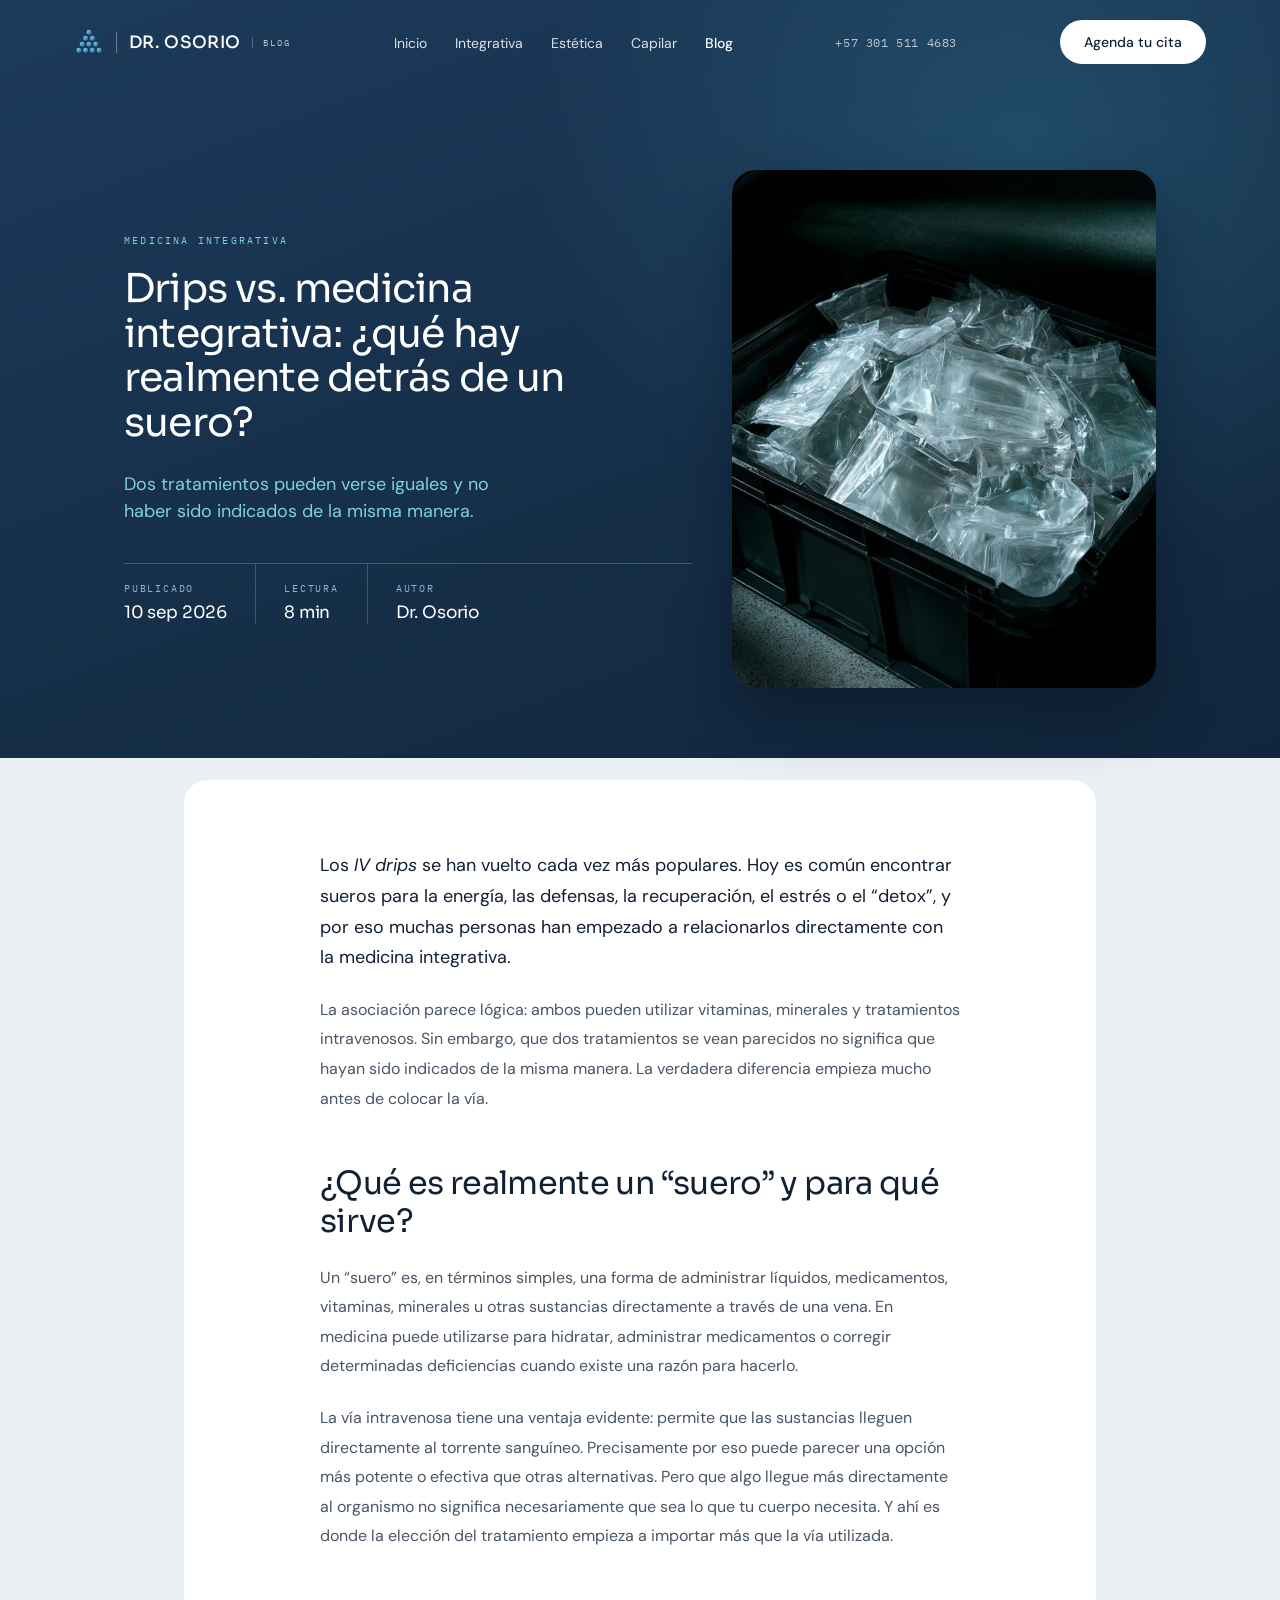
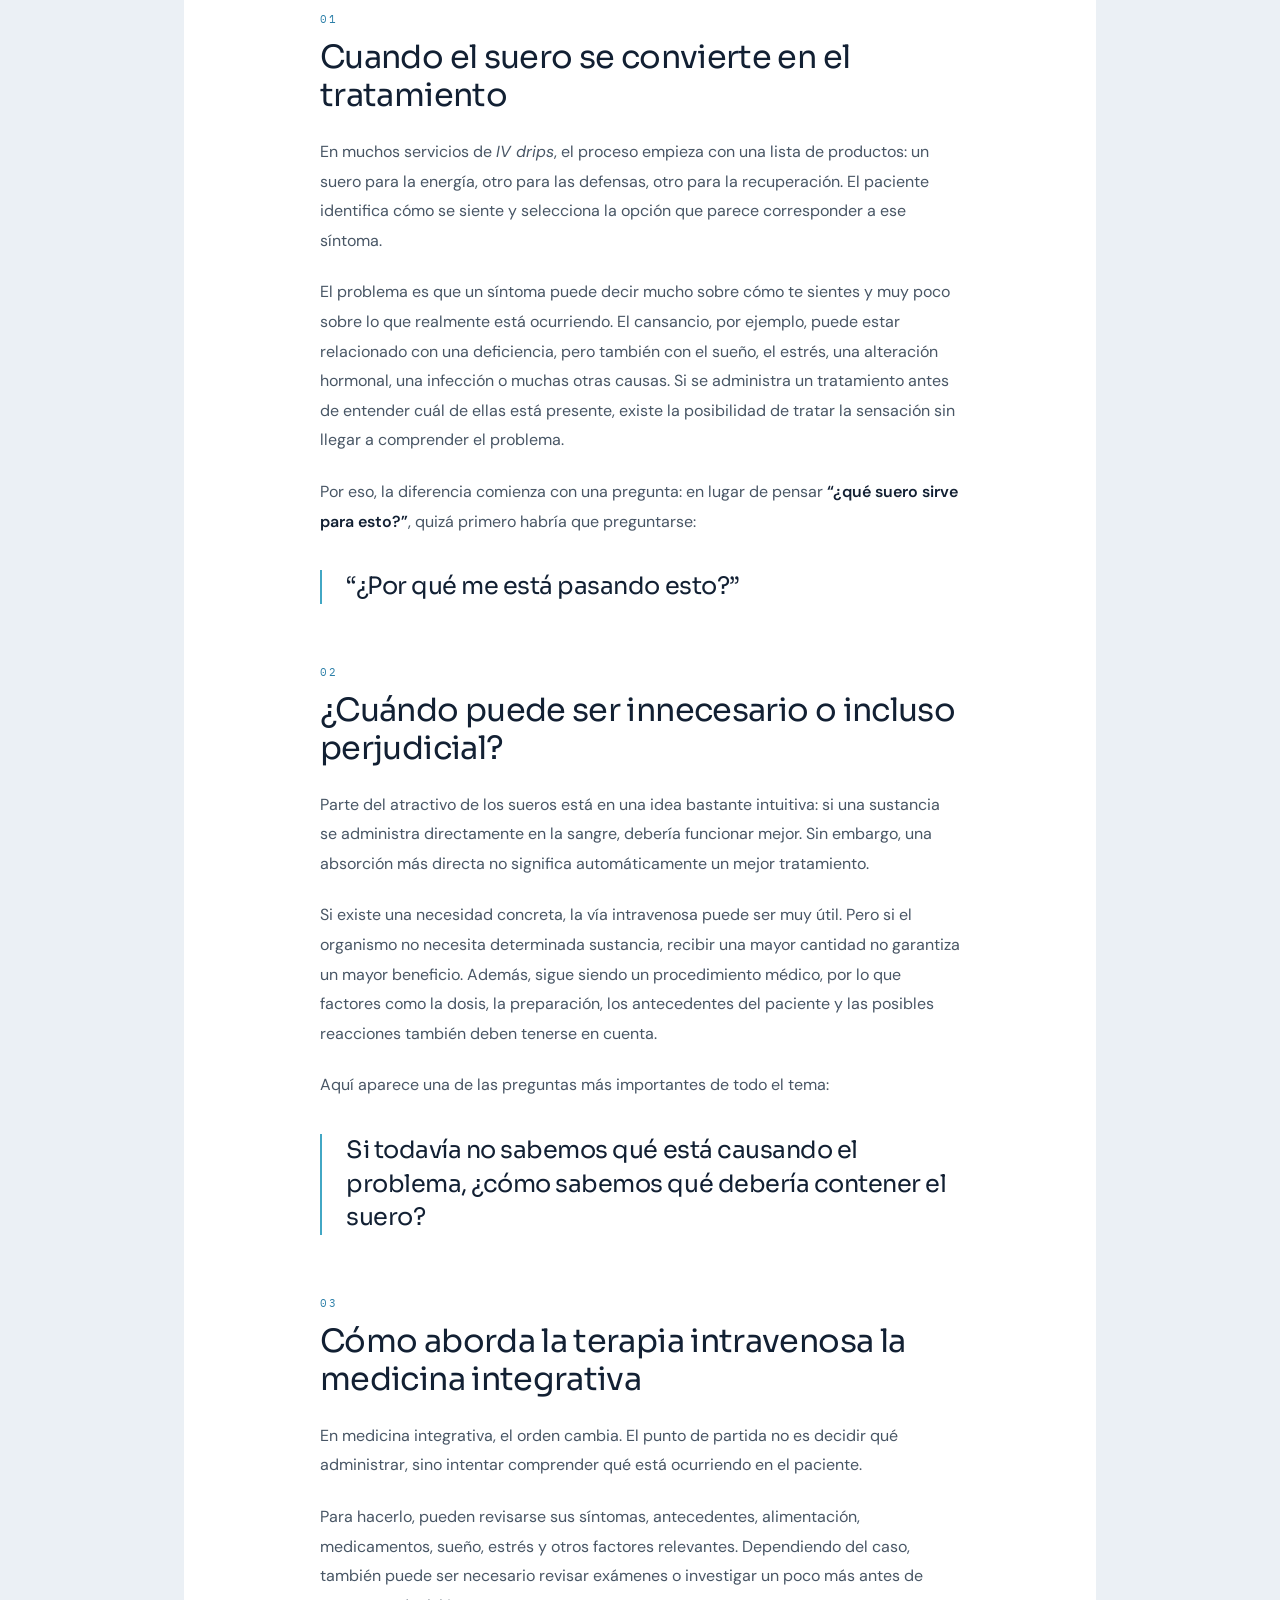
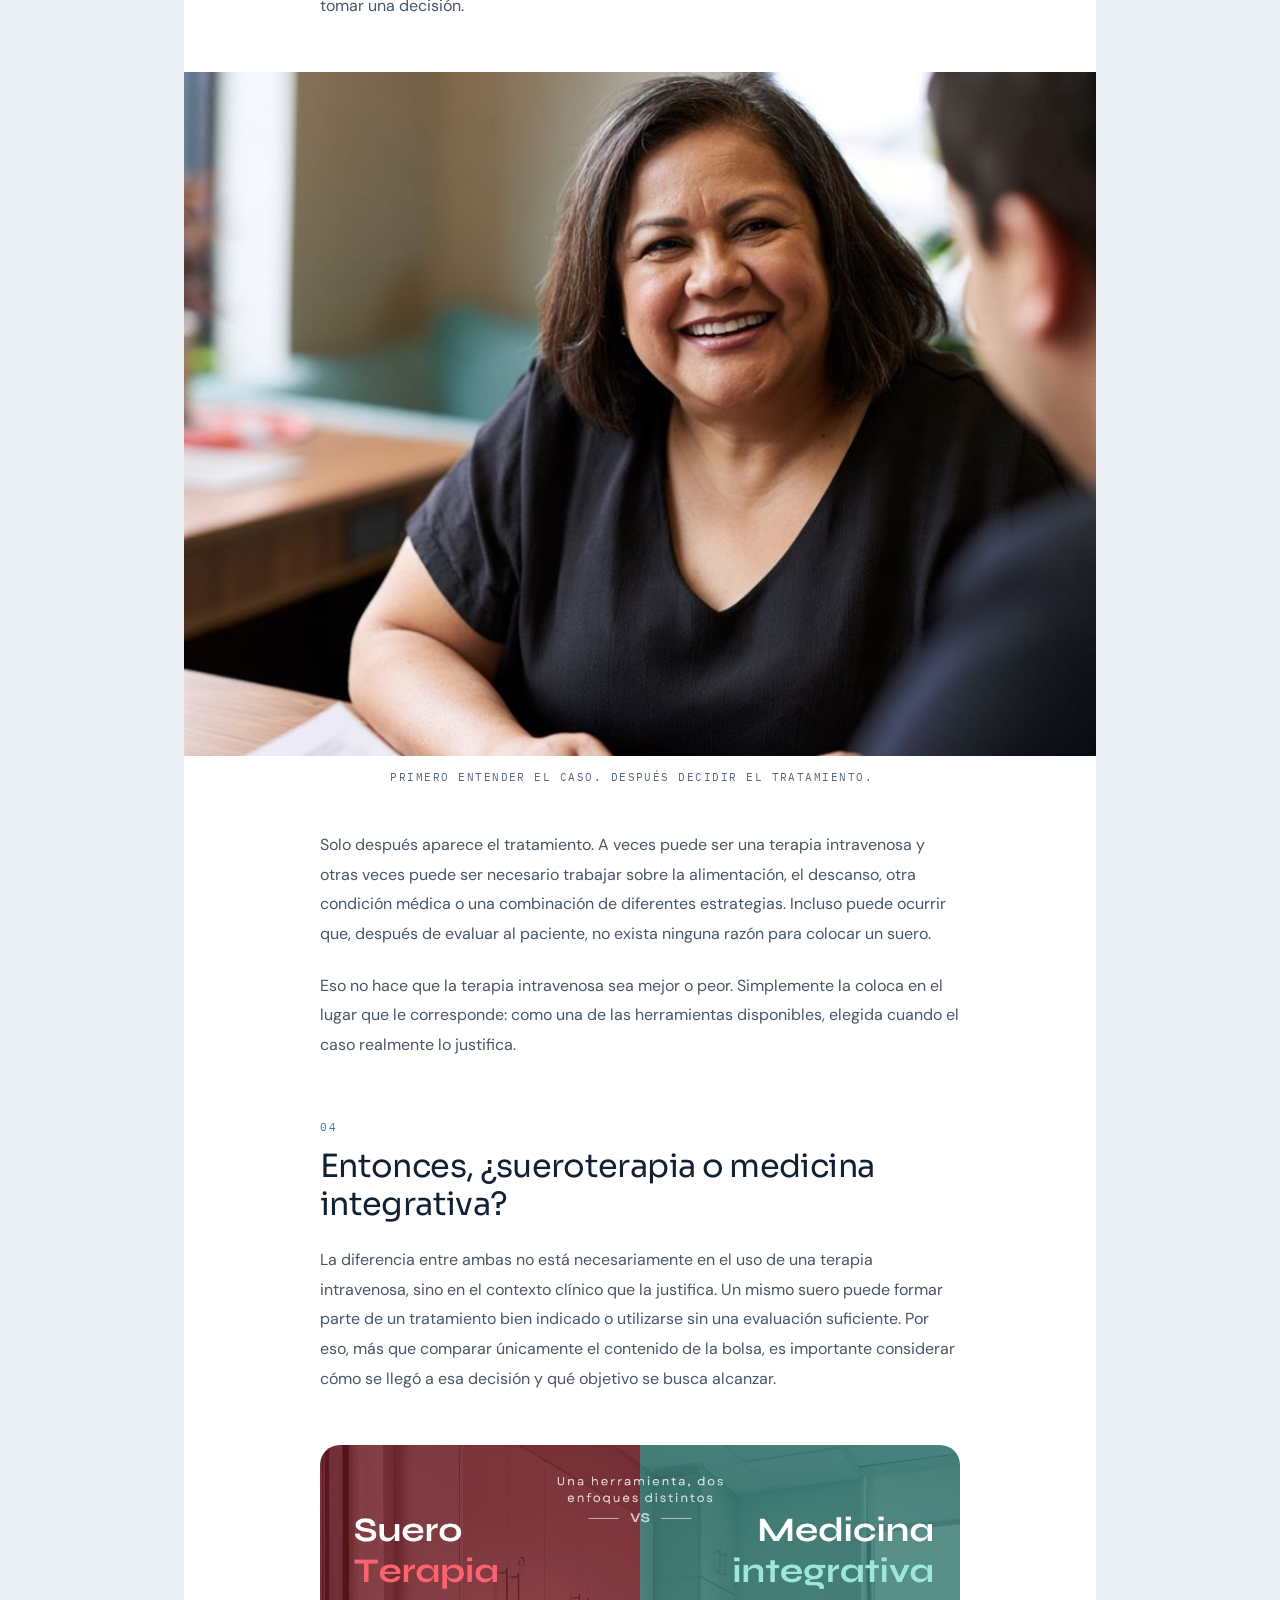
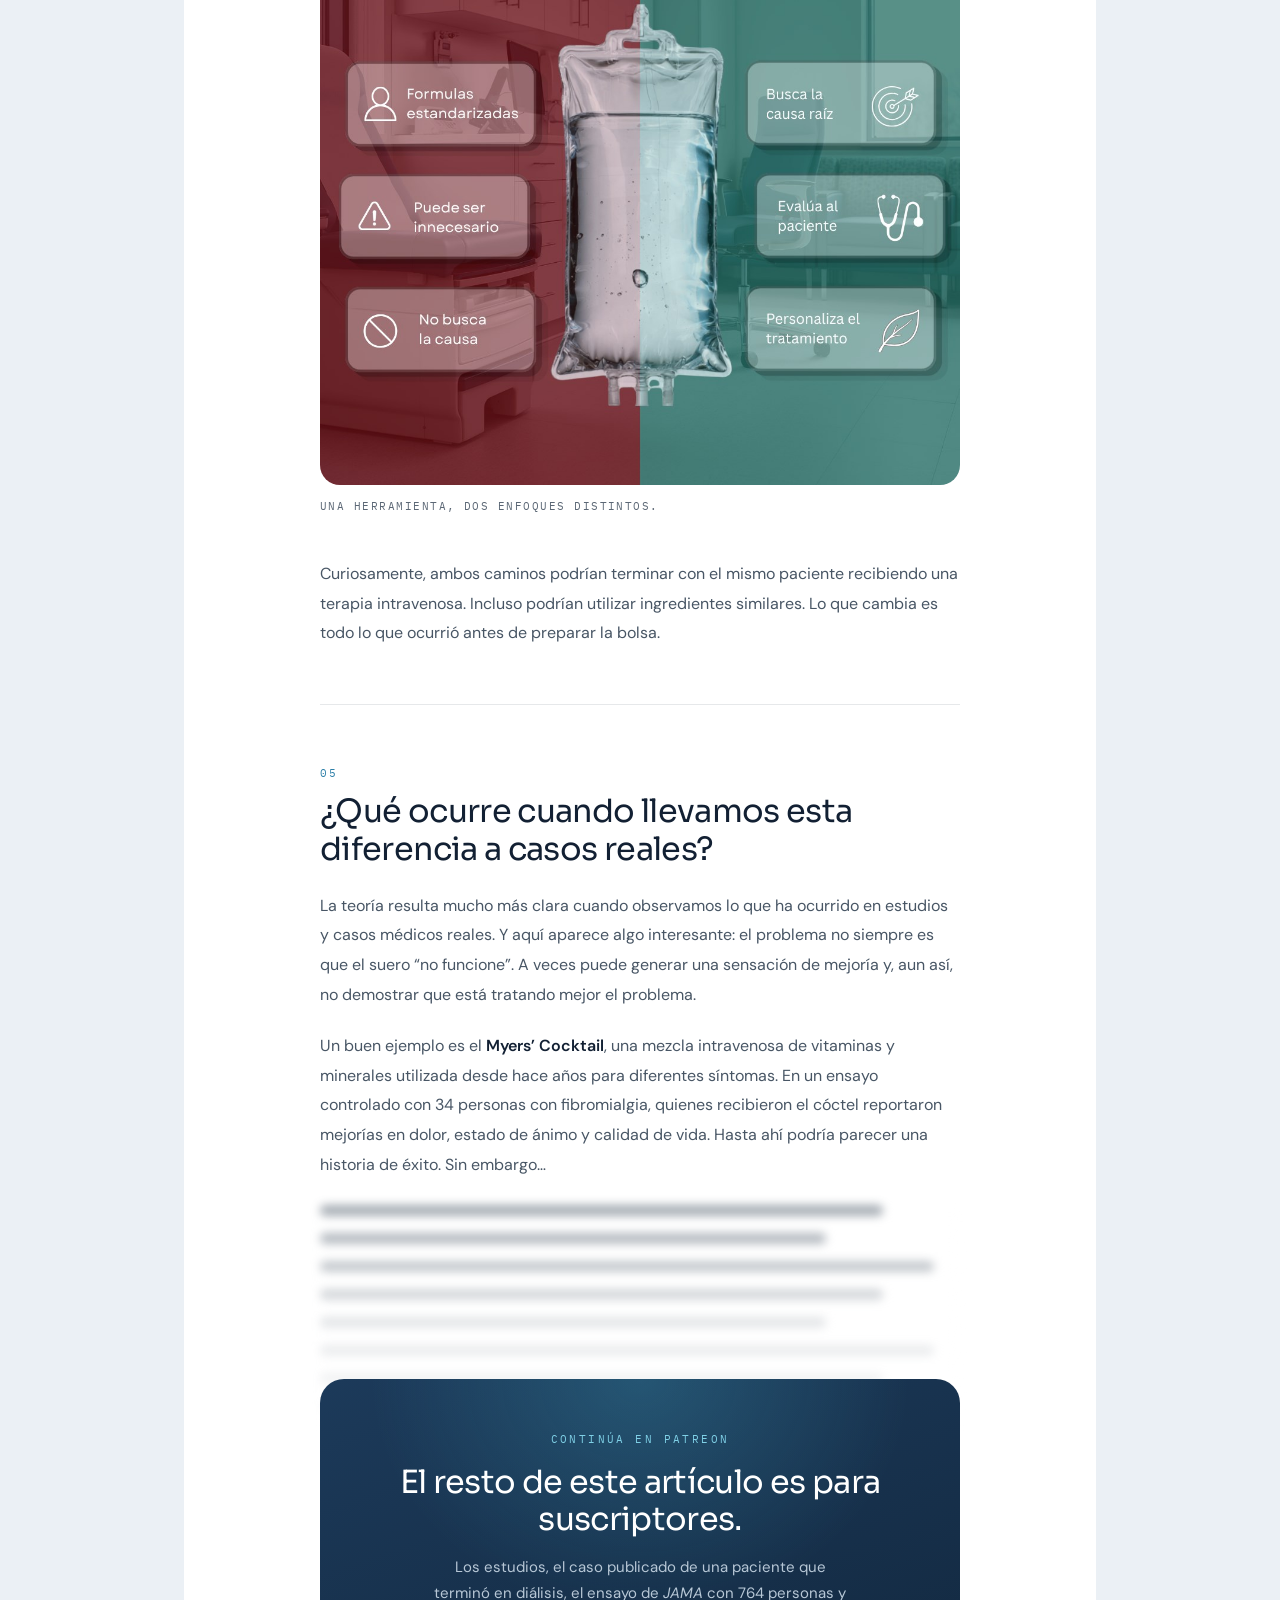
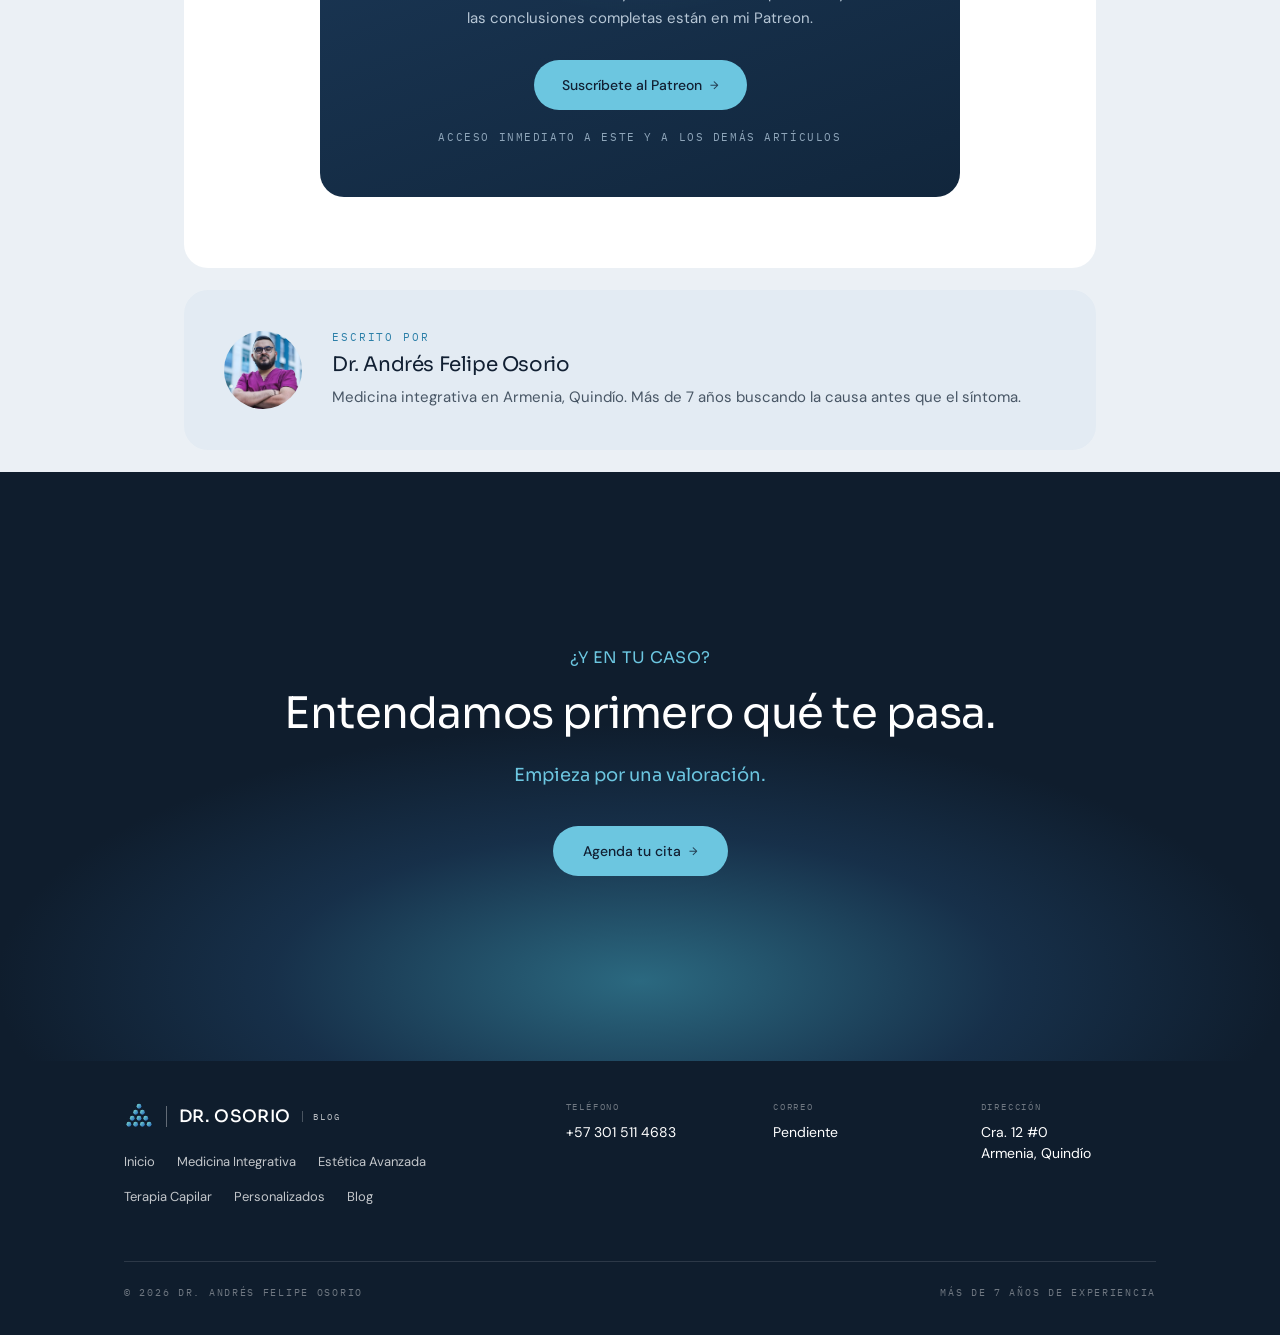
<file: blog-drips-vs-medicina-integrativa.html>
<!DOCTYPE html>
<html lang="es">
<head>
<meta charset="UTF-8">
<meta name="viewport" content="width=device-width, initial-scale=1, viewport-fit=cover">
<title>Drips vs. medicina integrativa: ¿qué hay detrás de un suero? | Dr. Osorio</title>
<meta name="description" content="Un mismo suero puede ser un tratamiento bien indicado o una decisión tomada sin evaluar. La diferencia empieza mucho antes de colocar la vía.">
<!--
  WORKING COPY: recreated from the screenshot of lightcoral-shark-320578.hostingersite.com/blog.html
  Uses the same styles and blue palette as index.html and medicina-estetica.html.
  Images marked "STAND-IN" are low-res crops from the screenshot. Swap them before going live.
-->
<link rel="preconnect" href="https://fonts.googleapis.com">
<link rel="preconnect" href="https://fonts.gstatic.com" crossorigin>
<link href="https://fonts.googleapis.com/css2?family=Sora:wght@400;500&family=DM+Sans:wght@400;500;600&family=IBM+Plex+Mono:wght@400;500&display=swap" rel="stylesheet">
<style>
  :root {
    /* Brand palette: blues based on the Vital Clinic logo (navy #25537f, cyan #42a7c4). */
    --ink: #122033;          /* headings */
    --text: #485665;         /* body copy */
    --muted: #7b8794;
    --page: #ebf0f5;         /* light section background */
    --panel: #e3ebf3;        /* about-card background */
    --white: #ffffff;
    --teal: #6cc6e0;         /* primary accent / CTA buttons */
    --teal-ink: #2c7fa8;     /* small accent text on light bg */
    --forest: #25537f;       /* old stats banner color (replaced in review #2) */
    /* Brand blues sampled from the Vital Clinic logo (confirm exact values with the designer) */
    --brand-navy: #25537f;
    --brand-cyan: #42a7c4;
    --forest-btn: #25537f;
    --night: #0f1d2d;        /* CTA + footer */
    --line-dark: rgba(255,255,255,.12);

    --font-head: "Sora", "Helvetica Neue", Arial, sans-serif;
    --font-body: "DM Sans", "Helvetica Neue", Arial, sans-serif;
    --font-mono: "IBM Plex Mono", ui-monospace, "SFMono-Regular", Menlo, monospace;

    --container: 1080px;
    --radius-lg: 24px;
    --radius-md: 20px;
  }
  *, *::before, *::after { box-sizing: border-box; }
  html { scroll-behavior: smooth; }
  body {
    margin: 0;
    font-family: var(--font-body);
    color: var(--text);
    background: var(--page);
    -webkit-font-smoothing: antialiased;
  }
  img { max-width: 100%; display: block; }
  a { color: inherit; text-decoration: none; }
  .container { max-width: var(--container); margin: 0 auto; padding: 0 24px; }
  .eyebrow {
    font-family: var(--font-mono); font-size: 11px; letter-spacing: .22em;
    text-transform: uppercase; color: var(--teal-ink); margin: 0 0 14px;
  }
  h1, h2, h3 { font-family: var(--font-head); font-weight: 400; color: var(--ink); margin: 0; letter-spacing: -0.02em; }
  :focus-visible { outline: 2px solid var(--teal); outline-offset: 3px; }

  /* Buttons */
  .btn {
    display: inline-flex; align-items: center; gap: 8px;
    font-family: var(--font-body); font-weight: 500; font-size: 14px;
    padding: 16px 28px; border-radius: 999px; border: 0; cursor: pointer;
    transition: transform .15s ease, filter .15s ease;
  }
  .btn:hover { transform: translateY(-1px); filter: brightness(1.05); }
  .btn-white { background: var(--white); color: var(--ink); }
  .btn-teal { background: var(--teal); color: var(--ink); }
  .btn-forest { background: var(--forest-btn); color: var(--white); }
  .btn .arrow { font-size: 11px; opacity: .8; }

  /* ================= HEADER / NAV ================= */
  .nav {
    position: absolute; top: 0; left: 0; right: 0; z-index: 10;
    padding-top: env(safe-area-inset-top, 0px);
  }
  .nav .container { display: flex; align-items: center; justify-content: space-between; height: 84px; gap: 24px; max-width: 1180px; }
  .brand { display: flex; align-items: center; gap: 12px; color: var(--white); }
  .brand img { width: 30px; height: 30px; object-fit: contain; }
  .brand .name { font-family: var(--font-head); font-weight: 500; font-size: 17px; letter-spacing: .02em; padding-left: 12px; border-left: 1px solid rgba(255,255,255,.35); }
  .brand .tag { font-family: var(--font-mono); font-size: 9px; letter-spacing: .2em; text-transform: uppercase; opacity: .7; padding-left: 10px; border-left: 1px solid rgba(255,255,255,.35); }
  .nav-links { display: flex; align-items: center; gap: 28px; list-style: none; margin: 0; padding: 0; }
  .nav-links a { color: rgba(255,255,255,.85); font-size: 14px; }
  .nav-links a[aria-current="page"] { color: var(--white); font-weight: 500; }
  .nav-phone { font-family: var(--font-mono); font-size: 12px; color: rgba(255,255,255,.7); letter-spacing: .05em; }
  .nav .btn { padding: 13px 24px; }
  .menu-toggle { display: none; background: none; border: 1px solid rgba(255,255,255,.4); color: #fff; border-radius: 999px; padding: 10px 16px; font-size: 13px; }

  /* ================= HERO ================= */
  /* REVIEW #1: hero image must change (wellness clinic vibe, not OR gown, not AI-looking, brighter). */
  .hero {
    position: relative; min-height: 785px; display: flex; align-items: flex-end;
    color: var(--white); overflow: hidden;
    background: #1c3a5a;
  }
  .hero-media { position: absolute; inset: 0; }
  .hero-media img { width: 100%; height: 100%; object-fit: cover; object-position: 50% 30%; }
  .hero-media .placeholder {
    width: 100%; height: 100%;
    display: grid; place-items: center;
    background:
      radial-gradient(ellipse at 65% 35%, #3f6a94 0%, #22436a 45%, #12283f 100%);
    font-family: var(--font-mono); font-size: 12px; letter-spacing: .15em; text-transform: uppercase; color: rgba(255,255,255,.45);
  }
  .hero-media::after {
    /* Dark overlay that keeps text readable. Lighten these values if the new photo is already bright. */
    content: ""; position: absolute; inset: 0;
    background: linear-gradient(90deg, rgba(8,24,40,.78) 0%, rgba(8,24,40,.45) 45%, rgba(8,24,40,.15) 100%);
  }
  .hero-content { position: relative; z-index: 2; width: 100%; padding-bottom: 88px; }
  .hero-kicker { color: #a9dcee; font-size: 17px; line-height: 1.5; max-width: 300px; margin: 0 0 22px; }
  .hero h1 { color: var(--white); font-size: clamp(44px, 6vw, 84px); line-height: 1.02; max-width: 760px; }
  .hero-actions { display: flex; gap: 12px; margin-top: 40px; flex-wrap: wrap; }

  /* ================= STATS BANNER ================= */
  /* REVIEW #2: banner considered too dark / too green for the brand. Color lives in --forest. */
  /* Two options. Switch with the class on <body>: banner-navy or banner-light */
  .stats { background: var(--banner-bg); }
  .banner-navy  { --banner-bg: var(--brand-navy); --banner-text: #e6f1f7; --banner-dot: #7fd0e6; --banner-line: rgba(255,255,255,.18); }
  .banner-light { --banner-bg: #e3f1f7; --banner-text: var(--brand-navy); --banner-dot: var(--brand-cyan); --banner-line: rgba(37,83,127,.18); }
  .stats ul { display: grid; grid-template-columns: repeat(4, 1fr); list-style: none; margin: 0; padding: 0; }
  .stats li {
    display: flex; align-items: center; gap: 10px; padding: 24px 0 24px 0;
    font-family: var(--font-mono); font-size: 11px; letter-spacing: .15em; text-transform: uppercase; color: var(--banner-text);
  }
  .stats li + li { border-left: 1px solid var(--banner-line); padding-left: 24px; }
  .stats li::before { content: ""; width: 5px; height: 5px; border-radius: 50%; background: var(--banner-dot); flex: none; }

  /* ================= SECTION HEADINGS ================= */
  .section { padding: 120px 0 0; }
  .section-head { display: grid; grid-template-columns: 1fr 1fr; gap: 40px; align-items: end; margin-bottom: 56px; }
  .section-head h2 { font-size: clamp(32px, 3.4vw, 44px); line-height: 1.12; }
  .section-head > p { margin: 0; font-size: 15px; line-height: 1.7; max-width: 460px; justify-self: end; width: 100%; }

  /* ================= SERVICES ================= */
  .services-grid { display: grid; grid-template-columns: 1fr 1fr; gap: 20px; }
  .service {
    position: relative; min-height: 488px; border-radius: var(--radius-lg); overflow: hidden;
    display: flex; flex-direction: column; justify-content: flex-end;
    padding: 34px; color: var(--white);
    background: #14314f;
  }
  .service .bg { position: absolute; inset: 0; }
  .service .bg img { width: 100%; height: 62%; object-fit: cover; object-position: top center; }
  .service .bg::after {
    content: ""; position: absolute; inset: 0;
    background: linear-gradient(180deg, rgba(22,50,78,.05) 0%, rgba(22,50,78,.35) 35%, rgba(17,38,60,.92) 62%, #11263c 100%);
  }
  .service > *:not(.bg) { position: relative; z-index: 1; }
  /* Vertical (portrait) photo shown whole: photo on the right, text column on the left */
  .service--portrait { background: #11263c; }
  .service .bg--portrait { left: auto; width: 56%; }
  .service .bg--portrait img { width: 100%; height: 100%; object-fit: cover; object-position: center top; }
  .service .bg--portrait::after {
    background: linear-gradient(90deg, #11263c 0%, rgba(17,38,60,.5) 16%, rgba(17,38,60,0) 34%),
                linear-gradient(180deg, rgba(17,38,60,0) 70%, rgba(17,38,60,.6) 100%);
  }
  .service.service--portrait h3, .service.service--portrait p, .service.service--portrait .chips { max-width: 46%; }
  .service.service--portrait h3 { font-size: 26px; }
  /* Full-height card image (for clean photos without baked-in text) */
  .service .bg--full img { height: 100%; object-position: center 30%; }
  .service .bg--full::after {
    background: linear-gradient(180deg, rgba(22,50,78,0) 0%, rgba(22,50,78,.15) 30%, rgba(17,38,60,.85) 60%, #11263c 100%);
  }
  .service .num { font-family: var(--font-mono); font-size: 13px; letter-spacing: .15em; color: #a9dcee; margin-bottom: 14px; }
  .service h3 { color: var(--white); font-size: 30px; line-height: 1.15; margin-bottom: 14px; }
  .service p { margin: 0 0 18px; font-size: 14px; line-height: 1.6; max-width: 360px; color: rgba(255,255,255,.88); }
  .chips { display: flex; flex-wrap: wrap; gap: 6px; list-style: none; margin: 0 0 30px; padding: 0; }
  .chips li {
    font-family: var(--font-mono); font-size: 10px; letter-spacing: .08em; text-transform: uppercase;
    border: 1px solid rgba(255,255,255,.4); border-radius: 999px; padding: 6px 11px;
  }
  .more { font-family: var(--font-mono); font-size: 11px; letter-spacing: .18em; text-transform: uppercase; font-weight: 500; }

  /* ================= ABOUT ================= */
  .about { display: grid; grid-template-columns: 1fr 1fr; gap: 24px; }
  .about-photo { position: relative; border-radius: var(--radius-lg); overflow: hidden; min-height: 752px; background: #2d5a8a; }
  .about-photo > img { position: absolute; inset: 0; width: 100%; height: 100%; object-fit: cover; object-position: top center; }
  .badge {
    position: absolute; left: 22px; bottom: 22px; display: flex; align-items: center; gap: 14px;
    background: var(--white); border-radius: 14px; padding: 10px 26px 10px 12px;
  }
  .badge img { width: 52px; height: 52px; border-radius: 8px; object-fit: cover; }
  .badge strong { display: block; font-family: var(--font-head); font-weight: 400; font-size: 14px; color: var(--ink); }
  .badge span { font-size: 12px; color: var(--muted); display: inline-flex; align-items: center; gap: 6px; margin-top: 4px; }
  .badge span::before { content: ""; width: 6px; height: 6px; border-radius: 50%; background: #42a7c4; }
  .about-text { background: var(--panel); border-radius: var(--radius-lg); padding: 92px 60px 60px; }
  .about-text .eyebrow { color: #5b6775; font-size: 13px; letter-spacing: .25em; }
  .about-text h2 { font-size: clamp(32px, 3.4vw, 44px); line-height: 1.1; margin-bottom: 30px; }
  .about-text p { font-size: 15px; line-height: 1.8; margin: 0 0 20px; max-width: 400px; }
  .about-text blockquote { margin: 0 0 22px; padding-left: 20px; border-left: 1px solid #42a7c4; font-size: 15px; color: #394656; }
  .about-text .btn { margin-top: 20px; }

  /* ================= TESTIMONIALS ================= */
  .testimonials { display: grid; grid-template-columns: repeat(3, 1fr); gap: 20px; }
  .testimonial { background: var(--white); border-radius: var(--radius-lg); padding: 30px 30px 28px; }
  .t-head { display: flex; align-items: center; gap: 14px; margin-bottom: 20px; }
  .avatar { width: 44px; height: 44px; border-radius: 50%; background: #dceaf4; display: grid; place-items: center; font-family: var(--font-head); color: var(--ink); font-size: 15px; flex: none; }
  .t-head strong { display: block; font-family: var(--font-head); font-weight: 400; color: var(--ink); font-size: 15px; }
  .t-head small { font-family: var(--font-mono); font-size: 9px; letter-spacing: .18em; text-transform: uppercase; color: var(--muted); }
  .testimonial p { font-size: 13.5px; line-height: 1.65; margin: 0 0 16px; color: #3e4a58; }
  .testimonial .chips li { border-color: #d5dde6; color: #5b6775; font-size: 9px; }
  .testimonial .chips { margin: 0; }

  /* ================= BLOG ================= */
  .blog { display: grid; grid-template-columns: 500px 1fr; gap: 24px; }
  .blog-img { border-radius: var(--radius-lg); overflow: hidden; min-height: 458px; background: #0c131b; }
  .blog-img img { width: 100%; height: 100%; object-fit: cover; }
  .blog-card { background: var(--white); border-radius: var(--radius-lg); padding: 60px 56px; display: flex; flex-direction: column; justify-content: center; }
  .blog-card h3 { font-size: 34px; line-height: 1.18; margin-bottom: 26px; max-width: 380px; }
  .blog-card p { font-size: 14.5px; line-height: 1.75; margin: 0 0 26px; max-width: 370px; }
  .meta { font-family: var(--font-mono); font-size: 10px; letter-spacing: .15em; text-transform: uppercase; color: var(--muted); margin-bottom: 30px; }
  .blog-card .more { color: var(--ink); }
  .all-posts { display: inline-block; margin-top: 22px; font-family: var(--font-mono); font-size: 9.5px; letter-spacing: .18em; text-transform: uppercase; color: var(--teal-ink); }

  /* ================= CTA ================= */
  .cta {
    margin-top: 72px; position: relative; overflow: hidden; background: var(--night);
    text-align: center; color: var(--white); padding: 180px 24px 150px;
  }
  .cta::before {
    content: ""; position: absolute; left: 50%; bottom: -180px; transform: translateX(-50%);
    width: 1300px; height: 520px; border-radius: 50%;
    background: radial-gradient(ellipse at center, rgba(66,167,196,.55) 0%, rgba(37,83,127,.35) 40%, rgba(13,27,43,0) 70%);
    pointer-events: none;
  }
  .cta > * { position: relative; }
  .cta .kicker { color: var(--teal); font-family: var(--font-head); font-size: 16px; letter-spacing: .02em; margin: 0 0 22px; text-transform: uppercase; }
  .cta h2 { color: var(--white); font-size: clamp(34px, 4vw, 58px); line-height: 1.1; max-width: 600px; margin: 0 auto 26px; }
  .cta .sub { color: var(--teal); font-family: var(--font-head); font-size: 18px; margin: 0 0 40px; }
  .cta .btn { padding: 16px 30px; }

  /* ================= FOOTER ================= */
  .footer { background: var(--night); color: rgba(255,255,255,.75); padding: 40px 0 36px; padding-bottom: calc(36px + env(safe-area-inset-bottom, 0px)); }
  .footer-top { display: grid; grid-template-columns: 1.4fr repeat(3, .6fr); gap: 32px; }
  .footer .brand { margin-bottom: 22px; }
  .footer-links { display: flex; flex-wrap: wrap; gap: 18px 22px; list-style: none; margin: 0; padding: 0; font-size: 13px; max-width: 460px; }
  .footer-links a:hover { color: var(--white); }
  .f-col small { display: block; font-family: var(--font-mono); font-size: 9px; letter-spacing: .2em; text-transform: uppercase; color: rgba(255,255,255,.4); margin-bottom: 10px; }
  .f-col div { color: var(--white); font-size: 14px; line-height: 1.5; }
  .footer-bottom { display: flex; justify-content: space-between; gap: 20px; margin-top: 56px; padding-top: 24px; border-top: 1px solid var(--line-dark); font-family: var(--font-mono); font-size: 9.5px; letter-spacing: .18em; text-transform: uppercase; color: rgba(255,255,255,.4); }

  /* ================= HERO TEXT VARIANTS (REVIEW #1) ================= */
  .hero-light .hero-media::after {
    background: linear-gradient(90deg, rgba(247,250,252,.35) 0%, rgba(247,250,252,.8) 18%, rgba(247,250,252,.9) 30%, rgba(247,250,252,.6) 44%, rgba(247,250,252,0) 58%);
  }
  .hero-light .hero { color: var(--ink); }
  .hero-light .hero h1 { color: var(--ink); font-size: clamp(40px, 5vw, 70px); max-width: 600px; }
  .hero-light .hero-kicker { color: #2a6f9e; }
  .hero-light .hero .btn-white { box-shadow: 0 0 0 1px rgba(16,32,50,.14), 0 6px 18px rgba(16,32,50,.08); }
  .hero-light .brand { color: var(--ink); }
  .hero-light .nav .brand .name, .hero-light .nav .brand .tag { border-left-color: rgba(16,32,50,.25); }
  .hero-light .nav-links a { color: rgba(16,32,50,.75); }
  .hero-light .nav-links a[aria-current="page"] { color: var(--ink); }
  .hero-light .nav-phone { color: rgba(16,32,50,.6); }
  .hero-light .nav .btn-white { background: var(--forest-btn); color: var(--white); }
  .hero-light .menu-toggle { color: var(--ink); border-color: rgba(16,32,50,.3); }
  .hero-dark .hero-media::after {
    background: linear-gradient(180deg, rgba(8,24,40,.6) 0, rgba(8,24,40,0) 170px), linear-gradient(90deg, rgba(8,24,40,.82) 0%, rgba(8,24,40,.6) 35%, rgba(8,24,40,.15) 62%, rgba(8,24,40,0) 80%);
  }

  /* ================= RESPONSIVE ================= */
  @media (max-width: 1100px) {
    .nav-links, .nav-phone { display: none; }
    .menu-toggle { display: inline-block; }
    .blog { grid-template-columns: 1fr 1fr; }
  }
  @media (max-width: 820px) {
    .hero { min-height: 680px; }
    .hero-media img { object-position: 72% 30%; }
    .hero-light .hero-media::after { background: linear-gradient(0deg, rgba(247,250,252,.95) 0%, rgba(247,250,252,.85) 45%, rgba(247,250,252,.2) 75%, rgba(247,250,252,.35) 100%); }
    .hero-dark .hero-media::after { background: linear-gradient(0deg, rgba(8,24,40,.88) 0%, rgba(8,24,40,.6) 50%, rgba(8,24,40,.2) 100%); }
    .hero-content { padding-bottom: 64px; }
    .stats ul { grid-template-columns: 1fr 1fr; }
    .stats li:nth-child(3) { border-left: 0; padding-left: 0; }
    .stats li:nth-child(n+3) { border-top: 1px solid var(--banner-line); }
    .section { padding-top: 88px; }
    .section-head, .services-grid, .about, .testimonials, .blog, .footer-top { grid-template-columns: 1fr; }
    .section-head > p { justify-self: start; }
    .about-photo { min-height: 520px; }
    .about-text { padding: 48px 28px; }
    .blog-card { padding: 40px 28px; }
    .blog-img { min-height: 300px; }
    .brand .tag { display: none; }
    /* Portrait cards on mobile: photo on top, text below */
    .service--portrait { min-height: 700px; }
    .service .bg--portrait { width: 100%; left: 0; height: 64%; bottom: auto; }
    .service .bg--portrait img { object-position: center 30%; }
    .service .bg--portrait::after { background: linear-gradient(180deg, rgba(17,38,60,0) 55%, #11263c 100%); }
    .service.service--portrait h3, .service.service--portrait p, .service.service--portrait .chips { max-width: none; }
    .nav .btn { display: none; }
  }
  @media (prefers-reduced-motion: reduce) {
    * { transition: none !important; scroll-behavior: auto !important; }
  }

  /* ================= MEDICINA ESTÉTICA PAGE ================= */
  .page-hero .hero-content { padding-bottom: 72px; }
  .page-hero .hero-kicker { max-width: none; margin-bottom: 18px; }

  .split { display: grid; grid-template-columns: 1fr 1fr; gap: 24px; margin-top: 40px; }
  .split:first-child { margin-top: 22px; }
  .media-card { position: relative; border-radius: var(--radius-lg); overflow: hidden; background: #0c131b; }
  .media-card > img { position: absolute; inset: 0; width: 100%; height: 100%; object-fit: cover; }
  .text-card { background: var(--white); border-radius: var(--radius-lg); padding: 60px; display: flex; flex-direction: column; justify-content: center; }
  .text-card.panel { background: var(--panel); }
  .text-card .eyebrow { color: #5b6775; font-size: 13px; letter-spacing: .25em; margin-bottom: 22px; }
  .text-card h2 { font-size: clamp(32px, 3.4vw, 44px); line-height: 1.12; margin-bottom: 24px; }
  .text-card p { font-size: 15px; line-height: 1.8; margin: 0 0 20px; max-width: 410px; }
  .text-card .accent { color: var(--teal-ink); }
  .row-1 { min-height: 507px; }
  .row-2 { min-height: 631px; }
  .row-3 { min-height: 578px; }

  .soft-chips { display: flex; flex-wrap: wrap; gap: 8px; list-style: none; margin: 4px 0 24px; padding: 0; }
  .soft-chips li {
    font-family: var(--font-mono); font-size: 10px; letter-spacing: .1em; text-transform: uppercase;
    color: #2c7fa8; background: #eef5fa; border: 1px solid #bcd7e8; border-radius: 999px; padding: 8px 14px;
  }
  .panel .soft-chips li { background: #dbe9f3; }
  .text-card .btn { align-self: flex-start; margin-top: 8px; }

  /* Treatments list card */
  .treatments { margin-top: 42px; background: var(--brand-navy); color: var(--white); border-radius: var(--radius-lg); padding: 84px 80px 60px; }
  .treatments .eyebrow { color: #7fd0e6; font-size: 10px; margin-bottom: 20px; }
  .treatments h2 { color: var(--white); font-size: clamp(34px, 3.4vw, 46px); line-height: 1.12; margin-bottom: 58px; }
  .t-list { display: grid; grid-template-columns: 1fr 1fr; column-gap: 75px; list-style: none; margin: 0; padding: 0; }
  .t-list li { display: grid; grid-template-columns: 32px 1fr; padding: 24px 0 22px; border-top: 1px solid rgba(255,255,255,.16); }
  .t-list li:nth-last-child(-n+2) { border-bottom: 1px solid rgba(255,255,255,.16); }
  .t-list .n { font-family: var(--font-mono); font-size: 9px; color: #7fd0e6; padding-top: 5px; }
  .t-list strong { display: block; font-family: var(--font-head); font-weight: 500; font-size: 16px; margin-bottom: 8px; }
  .t-list span { font-size: 13px; color: rgba(255,255,255,.72); }

  .page-cta { margin-top: 22px; padding: 175px 24px 165px; }

  /* About */
  .about-page { margin-top: 22px; }
  .about-page .about-photo { min-height: 682px; }
  .about-text .sign { font-family: var(--font-head); color: var(--ink); font-size: 16px; margin: 18px 0 8px; }
  .about-text .sign-meta { font-family: var(--font-mono); font-size: 9.5px; letter-spacing: .15em; text-transform: uppercase; color: var(--muted); }

  /* Other services */
  .others { padding-top: 138px; padding-bottom: 112px; }
  .others .eyebrow { margin-bottom: 56px; }
  .mini-grid { display: grid; grid-template-columns: repeat(3, 1fr); gap: 24px; }
  .mini { position: relative; height: 318px; border-radius: var(--radius-lg); overflow: hidden; display: flex; flex-direction: column; justify-content: flex-end; padding: 26px; color: var(--white); background: #11263c; }
  .mini img { position: absolute; inset: 0; width: 100%; height: 100%; object-fit: cover; object-position: center top; }
  .mini::after { content: ""; position: absolute; inset: 0; background: linear-gradient(180deg, rgba(17,38,60,0) 35%, rgba(17,38,60,.85) 80%, #11263c 100%); }
  .mini > *:not(img) { position: relative; z-index: 1; }
  .mini h3 { color: var(--white); font-size: 22px; line-height: 1.15; margin-bottom: 16px; }

  @media (max-width: 820px) {
    .split { grid-template-columns: 1fr; }
    .row-2 .media-card { order: -1; }
    .media-card { min-height: 380px; }
    .row-1, .row-2, .row-3 { min-height: 0; }
    .text-card { padding: 44px 28px; }
    .treatments { padding: 56px 28px 40px; }
    .t-list { grid-template-columns: 1fr; }
    .t-list li:nth-last-child(2) { border-bottom: 0; }
    .about-page .about-photo { min-height: 520px; }
    .mini-grid { grid-template-columns: 1fr; }
    .others { padding-top: 88px; padding-bottom: 88px; }
  }

  /* Hero with a vertical photo in a rounded frame */
  .hero--framed { background: radial-gradient(ellipse 45% 70% at 72% 55%, rgba(66,167,196,.22) 0%, rgba(17,38,60,0) 70%), #11263c; align-items: center; }
  .hero--framed .hero-frame-wrap { position: absolute; inset: 0; display: flex; justify-content: flex-end; align-items: center; padding-top: 70px; pointer-events: none; }
  .hero-frame { margin: 0; height: min(640px, 80%); aspect-ratio: 1002 / 1420; border-radius: var(--radius-lg); overflow: hidden; box-shadow: 0 30px 60px rgba(4,12,22,.45); }
  .hero-frame img { width: 100%; height: 100%; object-fit: cover; }
  .hero--framed .hero-content { padding-bottom: 0; padding-top: 70px; }
  .hero--framed h1 { font-size: clamp(40px, 4.4vw, 68px); max-width: 600px; }
  @media (max-width: 820px) {
    .hero--framed { flex-direction: column; align-items: stretch; min-height: 0; padding: 100px 0 56px; }
    .hero--framed .hero-frame-wrap { position: static; justify-content: center; padding-top: 0; order: -1; }
    .hero-frame { height: auto; width: 100%; max-width: 420px; }
    .hero--framed .hero-content { padding-top: 36px; }
  }

  /* ================= TERAPIA CAPILAR PAGE ================= */
  .cap-r1 { min-height: 506px; }
  .cap-r2 { min-height: 595px; }
  .cap-r3 { min-height: 655px; }
  .text-card .soft-chips { margin-bottom: 8px; }
  .text-card .btn { margin-top: 28px; }

  /* Single-column treatment list with the number on the right */
  .t-list--single { grid-template-columns: 1fr; }
  .t-list--single li { grid-template-columns: 1fr auto; align-items: center; padding: 22px 0; }
  .t-list--single li:nth-last-child(-n+2) { border-bottom: 0; }
  .t-list--single li:last-child { border-bottom: 1px solid rgba(255,255,255,.16); }
  .t-list--single strong { font-size: 19px; font-weight: 400; margin: 0; }
  .t-list--single .n { padding-top: 0; }

  @media (max-width: 820px) {
    .split--text-first .media-card { order: -1; }
    .cap-r1, .cap-r2, .cap-r3 { min-height: 0; }
    .t-list--single strong { font-size: 16px; }
  }

  /* Headings with fixed line breaks on desktop, natural wrapping on phones */
  h1 .line, h2 .line { display: block; white-space: nowrap; }
  .cta h2 { max-width: none; font-size: clamp(34px, 3.4vw, 58px); line-height: 1.12; }
  /* Hero placeholder until the new image is ready */
  .page-hero .hero-media .placeholder {
    background: radial-gradient(ellipse 50% 70% at 72% 40%, rgba(66,167,196,.28) 0%, rgba(17,38,60,0) 70%), linear-gradient(135deg, #1c3a5a 0%, #11263c 100%);
    place-items: start end; padding: 120px 40px 0; color: rgba(255,255,255,.4);
  }
  @media (max-width: 820px) { h1 .line, h2 .line { display: inline; white-space: normal; } }

  /* Capilar hero: keep the trichoscope in view, soften the nav area */
  .page-hero .hero-media img { object-position: center 25%; }
  .hero-light .page-hero .hero-media::after {
    background: linear-gradient(180deg, rgba(247,250,252,.7) 0, rgba(247,250,252,0) 120px),
                linear-gradient(90deg, rgba(247,250,252,.35) 0%, rgba(247,250,252,.8) 18%, rgba(247,250,252,.9) 30%, rgba(247,250,252,.6) 44%, rgba(247,250,252,0) 58%);
  }
  @media (max-width: 820px) {
    .page-hero .hero-media img { object-position: 74% center; }
    .hero-light .page-hero .hero-media::after { background: linear-gradient(0deg, rgba(247,250,252,.95) 0%, rgba(247,250,252,.85) 40%, rgba(247,250,252,.1) 65%, rgba(247,250,252,.5) 100%); }
  }

  /* ================= BLOG PAGE ================= */
  .blog-hero {
    background: radial-gradient(ellipse 55% 80% at 80% 20%, rgba(66,167,196,.22) 0%, rgba(17,38,60,0) 70%), linear-gradient(160deg, #1c3a5a 0%, #11263c 100%);
    color: var(--white); padding: 170px 0 70px;
  }
  .blog-hero .container { display: grid; grid-template-columns: 1fr 424px; gap: 40px; align-items: center; }
  .blog-hero .eyebrow { color: #7fd0e6; font-size: 10px; margin-bottom: 20px; }
  .blog-hero h1 { color: var(--white); font-size: clamp(40px, 3.5vw, 58px); line-height: 1.08; margin-bottom: 30px; }
  .blog-hero .lead { color: #7fd0e6; font-size: 18px; line-height: 1.5; max-width: 390px; margin: 0; }
  .blog-hero figure { margin: 0; aspect-ratio: 424 / 518; border-radius: var(--radius-lg); overflow: hidden; box-shadow: 0 30px 60px rgba(4,12,22,.4); }
  .blog-hero figure img { width: 100%; height: 100%; object-fit: cover; }
  .posts { padding: 22px 0 0; }
  .posts .blog-card { background: linear-gradient(180deg, var(--white) 0%, var(--white) 45%, #eef3f8 100%); }
  .posts .blog-card .eyebrow { color: var(--teal-ink); font-size: 10px; margin-bottom: 22px; }
  .blog-cta { margin-top: 22px; padding: 175px 24px 185px; }
  @media (max-width: 820px) {
    .blog-hero { padding: 120px 0 56px; }
    .blog-hero .container { grid-template-columns: 1fr; }
    .blog-hero figure { max-width: 420px; }
  }

  /* Blog hero: real clinic photo on the right, text on a matching light wall on the left */
  .blog-photo-hero { background: #eef0f2; }
  .blog-photo-hero .hero-media { left: 47%; }
  .blog-photo-hero .hero-media img { object-position: center 30%; }
  .hero-light .blog-photo-hero .hero-media::after {
    background: linear-gradient(90deg, #eef0f2 0%, rgba(238,240,242,.7) 8%, rgba(238,240,242,0) 22%),
                linear-gradient(180deg, rgba(238,240,242,.55) 0, rgba(238,240,242,0) 110px);
  }
  .blog-photo-hero .hero-kicker { max-width: 420px; }
  .blog-photo-hero h1 { font-size: clamp(36px, 3vw, 54px); max-width: none; }
  @media (max-width: 820px) {
    .blog-photo-hero .hero-media { left: 0; }
    .blog-photo-hero .hero-media img { object-position: center 25%; }
    .hero-light .blog-photo-hero .hero-media::after { background: linear-gradient(0deg, #eef0f2 0%, rgba(238,240,242,.92) 40%, rgba(238,240,242,.1) 64%, rgba(238,240,242,.45) 100%); }
  }
  @media (min-width: 821px) and (max-width: 1680px) { .blog-photo-hero .hero-media { left: 57%; } }
</style>
<link rel="stylesheet" href="assets/css/article.css?v=5">
</head>
<body class="hero-dark banner-navy">

<!-- ================= HEADER ================= -->
<header class="nav">
  <div class="container">
    <a class="brand" href="index.html" aria-label="Dr. Osorio, inicio">
      <img src="assets/img/r-4c68d548.svg" alt="">
      <span class="name">DR. OSORIO</span>
      <span class="tag">Blog</span>
    </a>
    <ul class="nav-links">
      <li><a href="index.html">Inicio</a></li>
      <li><a href="medicina-integrativa.html">Integrativa</a></li>
      <li><a href="medicina-estetica.html">Estética</a></li>
      <li><a href="terapia-capilar.html">Capilar</a></li>
      <li><a href="blog.html" aria-current="page">Blog</a></li>
    </ul>
    <span class="nav-phone">+57 301 511 4683</span>
    <a class="btn btn-white" href="#agenda">Agenda tu cita</a>
    <button class="menu-toggle" type="button">Menú</button>
  </div>
</header>

<main>

  <!-- ================= CABECERA DE LA NOTA ================= -->
  <section class="blog-hero art">
    <div class="container">
      <div>
        <p class="eyebrow">Medicina integrativa</p>
        <h1>Drips vs. medicina integrativa: ¿qué hay realmente detrás de un suero?</h1>
        <p class="lead">Dos tratamientos pueden verse iguales y no haber sido indicados de la misma manera.</p>
        <ul class="art-meta">
          <li><small>Publicado</small><b>10 sep 2026</b></li>
          <li><small>Lectura</small><b>8 min</b></li>
          <li><small>Autor</small><b>Dr. Osorio</b></li>
        </ul>
      </div>
      <figure><img src="assets/img/blog1-hero.jpg" width="1000" height="1000" alt="Bolsas de suero intravenoso sin etiquetar, apiladas en una caja." style="object-position: 50% 45%"></figure>
    </div>
  </section>

  <!-- ================= ARTÍCULO ================= -->
  <section class="post">
    <div class="container">
      <article class="post-card">
    <div class="post-body">

      <p class="lead">Los <em>IV drips</em> se han vuelto cada vez más populares. Hoy es común encontrar sueros para la energía, las defensas, la recuperación, el estrés o el “detox”, y por eso muchas personas han empezado a relacionarlos directamente con la medicina integrativa.</p>

      <p>La asociación parece lógica: ambos pueden utilizar vitaminas, minerales y tratamientos intravenosos. Sin embargo, que dos tratamientos se vean parecidos no significa que hayan sido indicados de la misma manera. La verdadera diferencia empieza mucho antes de colocar la vía.</p>

      <h2>¿Qué es realmente un “suero” y para qué sirve?</h2>

      <p>Un “suero” es, en términos simples, una forma de administrar líquidos, medicamentos, vitaminas, minerales u otras sustancias directamente a través de una vena. En medicina puede utilizarse para hidratar, administrar medicamentos o corregir determinadas deficiencias cuando existe una razón para hacerlo.</p>

      <p>La vía intravenosa tiene una ventaja evidente: permite que las sustancias lleguen directamente al torrente sanguíneo. Precisamente por eso puede parecer una opción más potente o efectiva que otras alternativas. Pero que algo llegue más directamente al organismo no significa necesariamente que sea lo que tu cuerpo necesita. Y ahí es donde la elección del tratamiento empieza a importar más que la vía utilizada.</p>

      <p class="num">01</p>
      <h2>Cuando el suero se convierte en el tratamiento</h2>

      <p>En muchos servicios de <em>IV drips</em>, el proceso empieza con una lista de productos: un suero para la energía, otro para las defensas, otro para la recuperación. El paciente identifica cómo se siente y selecciona la opción que parece corresponder a ese síntoma.</p>

      <p>El problema es que un síntoma puede decir mucho sobre cómo te sientes y muy poco sobre lo que realmente está ocurriendo. El cansancio, por ejemplo, puede estar relacionado con una deficiencia, pero también con el sueño, el estrés, una alteración hormonal, una infección o muchas otras causas. Si se administra un tratamiento antes de entender cuál de ellas está presente, existe la posibilidad de tratar la sensación sin llegar a comprender el problema.</p>

      <p>Por eso, la diferencia comienza con una pregunta: en lugar de pensar <strong>“¿qué suero sirve para esto?”</strong>, quizá primero habría que preguntarse:</p>

      <p class="ask-q">“¿Por qué me está pasando esto?”</p>

      <p class="num">02</p>
      <h2>¿Cuándo puede ser innecesario o incluso perjudicial?</h2>

      <p>Parte del atractivo de los sueros está en una idea bastante intuitiva: si una sustancia se administra directamente en la sangre, debería funcionar mejor. Sin embargo, una absorción más directa no significa automáticamente un mejor tratamiento.</p>

      <p>Si existe una necesidad concreta, la vía intravenosa puede ser muy útil. Pero si el organismo no necesita determinada sustancia, recibir una mayor cantidad no garantiza un mayor beneficio. Además, sigue siendo un procedimiento médico, por lo que factores como la dosis, la preparación, los antecedentes del paciente y las posibles reacciones también deben tenerse en cuenta.</p>

      <p>Aquí aparece una de las preguntas más importantes de todo el tema:</p>

      <p class="ask-q">Si todavía no sabemos qué está causando el problema, ¿cómo sabemos qué debería contener el suero?</p>

      <p class="num">03</p>
      <h2>Cómo aborda la terapia intravenosa la medicina integrativa</h2>

      <p>En medicina integrativa, el orden cambia. El punto de partida no es decidir qué administrar, sino intentar comprender qué está ocurriendo en el paciente.</p>

      <p>Para hacerlo, pueden revisarse sus síntomas, antecedentes, alimentación, medicamentos, sueño, estrés y otros factores relevantes. Dependiendo del caso, también puede ser necesario revisar exámenes o investigar un poco más antes de tomar una decisión.</p>

    </div>

    <figure class="fig fig-out">
      <div class="shot r43">
        <img src="assets/img/blog1-consulta.jpg" width="1000" height="1000"
             alt="Una paciente conversa con su médico durante una consulta, con la historia clínica sobre la mesa.">
      </div>
      <figcaption>Primero entender el caso. Después decidir el tratamiento.</figcaption>
    </figure>

    <div class="post-body">

      <p>Solo después aparece el tratamiento. A veces puede ser una terapia intravenosa y otras veces puede ser necesario trabajar sobre la alimentación, el descanso, otra condición médica o una combinación de diferentes estrategias. Incluso puede ocurrir que, después de evaluar al paciente, no exista ninguna razón para colocar un suero.</p>

      <p>Eso no hace que la terapia intravenosa sea mejor o peor. Simplemente la coloca en el lugar que le corresponde: como una de las herramientas disponibles, elegida cuando el caso realmente lo justifica.</p>

      <p class="num">04</p>
      <h2>Entonces, ¿sueroterapia o medicina integrativa?</h2>

      <p>La diferencia entre ambas no está necesariamente en el uso de una terapia intravenosa, sino en el contexto clínico que la justifica. Un mismo suero puede formar parte de un tratamiento bien indicado o utilizarse sin una evaluación suficiente. Por eso, más que comparar únicamente el contenido de la bolsa, es importante considerar cómo se llegó a esa decisión y qué objetivo se busca alcanzar.</p>

      <figure class="fig fig-info">
        <div class="shot">
          <img src="assets/img/blog1-info.jpg" width="1080" height="1080"
               alt="Comparación entre sueroterapia y medicina integrativa. Sueroterapia: fórmulas estandarizadas, puede ser innecesario, no busca la causa. Medicina integrativa: busca la causa raíz, evalúa al paciente, personaliza el tratamiento.">
        </div>
        <figcaption>Una herramienta, dos enfoques distintos.</figcaption>
      </figure>

      <p>Curiosamente, ambos caminos podrían terminar con el mismo paciente recibiendo una terapia intravenosa. Incluso podrían utilizar ingredientes similares. Lo que cambia es todo lo que ocurrió antes de preparar la bolsa.</p>

      <hr class="rule">

      <p class="num">05</p>
      <h2>¿Qué ocurre cuando llevamos esta diferencia a casos reales?</h2>

      <p>La teoría resulta mucho más clara cuando observamos lo que ha ocurrido en estudios y casos médicos reales. Y aquí aparece algo interesante: el problema no siempre es que el suero “no funcione”. A veces puede generar una sensación de mejoría y, aun así, no demostrar que está tratando mejor el problema.</p>

      <p>Un buen ejemplo es el <strong>Myers’ Cocktail</strong>, una mezcla intravenosa de vitaminas y minerales utilizada desde hace años para diferentes síntomas. En un ensayo controlado con 34 personas con fibromialgia, quienes recibieron el cóctel reportaron mejorías en dolor, estado de ánimo y calidad de vida. Hasta ahí podría parecer una historia de éxito. Sin embargo…</p>

      <div class="gate">
        <div class="gate-blur" aria-hidden="true">
          <span></span><span></span><span></span><span></span>
          <span></span><span></span><span></span><span></span>
        </div>

        <div class="gate-card">
          <p class="eyebrow">Continúa en Patreon</p>
          <h3>El resto de este artículo es para suscriptores.</h3>
          <p>Los estudios, el caso publicado de una paciente que terminó en diálisis, el ensayo de <em>JAMA</em> con 764 personas y las conclusiones completas están en mi Patreon.</p>
          <a class="btn btn-teal" href="https://www.patreon.com/" rel="noopener">Suscríbete al Patreon <span class="arrow">→</span></a>
          <p class="fine">Acceso inmediato a este y a los demás artículos</p>
        </div>
      </div>

    </div>
  </article>

      <div class="by">
        <div class="by-img"><img src="assets/img/r-53948a6e.jpg" alt="" width="78" height="78"></div>
        <div>
          <p class="k">Escrito por</p>
          <b>Dr. Andrés Felipe Osorio</b>
          <p>Medicina integrativa en Armenia, Quindío. Más de 7 años buscando la causa antes que el síntoma.</p>
        </div>
      </div>
    </div>
  </section>

  <!-- ================= LLAMADA FINAL ================= -->
  <section class="cta blog-cta" id="agenda">
    <p class="kicker">¿Y en tu caso?</p>
    <h2>Entendamos primero qué te pasa.</h2>
    <p class="sub">Empieza por una valoración.</p>
    <a class="btn btn-teal" href="tel:+573015114683">Agenda tu cita <span class="arrow">→</span></a>
  </section>
</main>

<!-- ================= FOOTER ================= -->
<footer class="footer">
  <div class="container">
    <div class="footer-top">
      <div>
        <a class="brand" href="index.html">
          <img src="assets/img/r-4c68d548.svg" alt="">
          <span class="name">DR. OSORIO</span>
          <span class="tag">Blog</span>
        </a>
        <ul class="footer-links">
          <li><a href="index.html">Inicio</a></li>
          <li><a href="medicina-integrativa.html">Medicina Integrativa</a></li>
          <li><a href="medicina-estetica.html">Estética Avanzada</a></li>
          <li><a href="terapia-capilar.html">Terapia Capilar</a></li>
          <li><a href="tratamientos-personalizados.html">Personalizados</a></li>
          <li><a href="blog.html">Blog</a></li>
        </ul>
      </div>
      <div class="f-col"><small>Teléfono</small><div>+57 301 511 4683</div></div>
      <div class="f-col"><small>Correo</small><div>Pendiente</div></div>
      <div class="f-col"><small>Dirección</small><div>Cra. 12 #0<br>Armenia, Quindío</div></div>
    </div>
    <div class="footer-bottom">
      <span>© 2026 Dr. Andrés Felipe Osorio</span>
      <span>Más de 7 años de experiencia</span>
    </div>
  </div>
</footer>

</body>
</html>
</file>
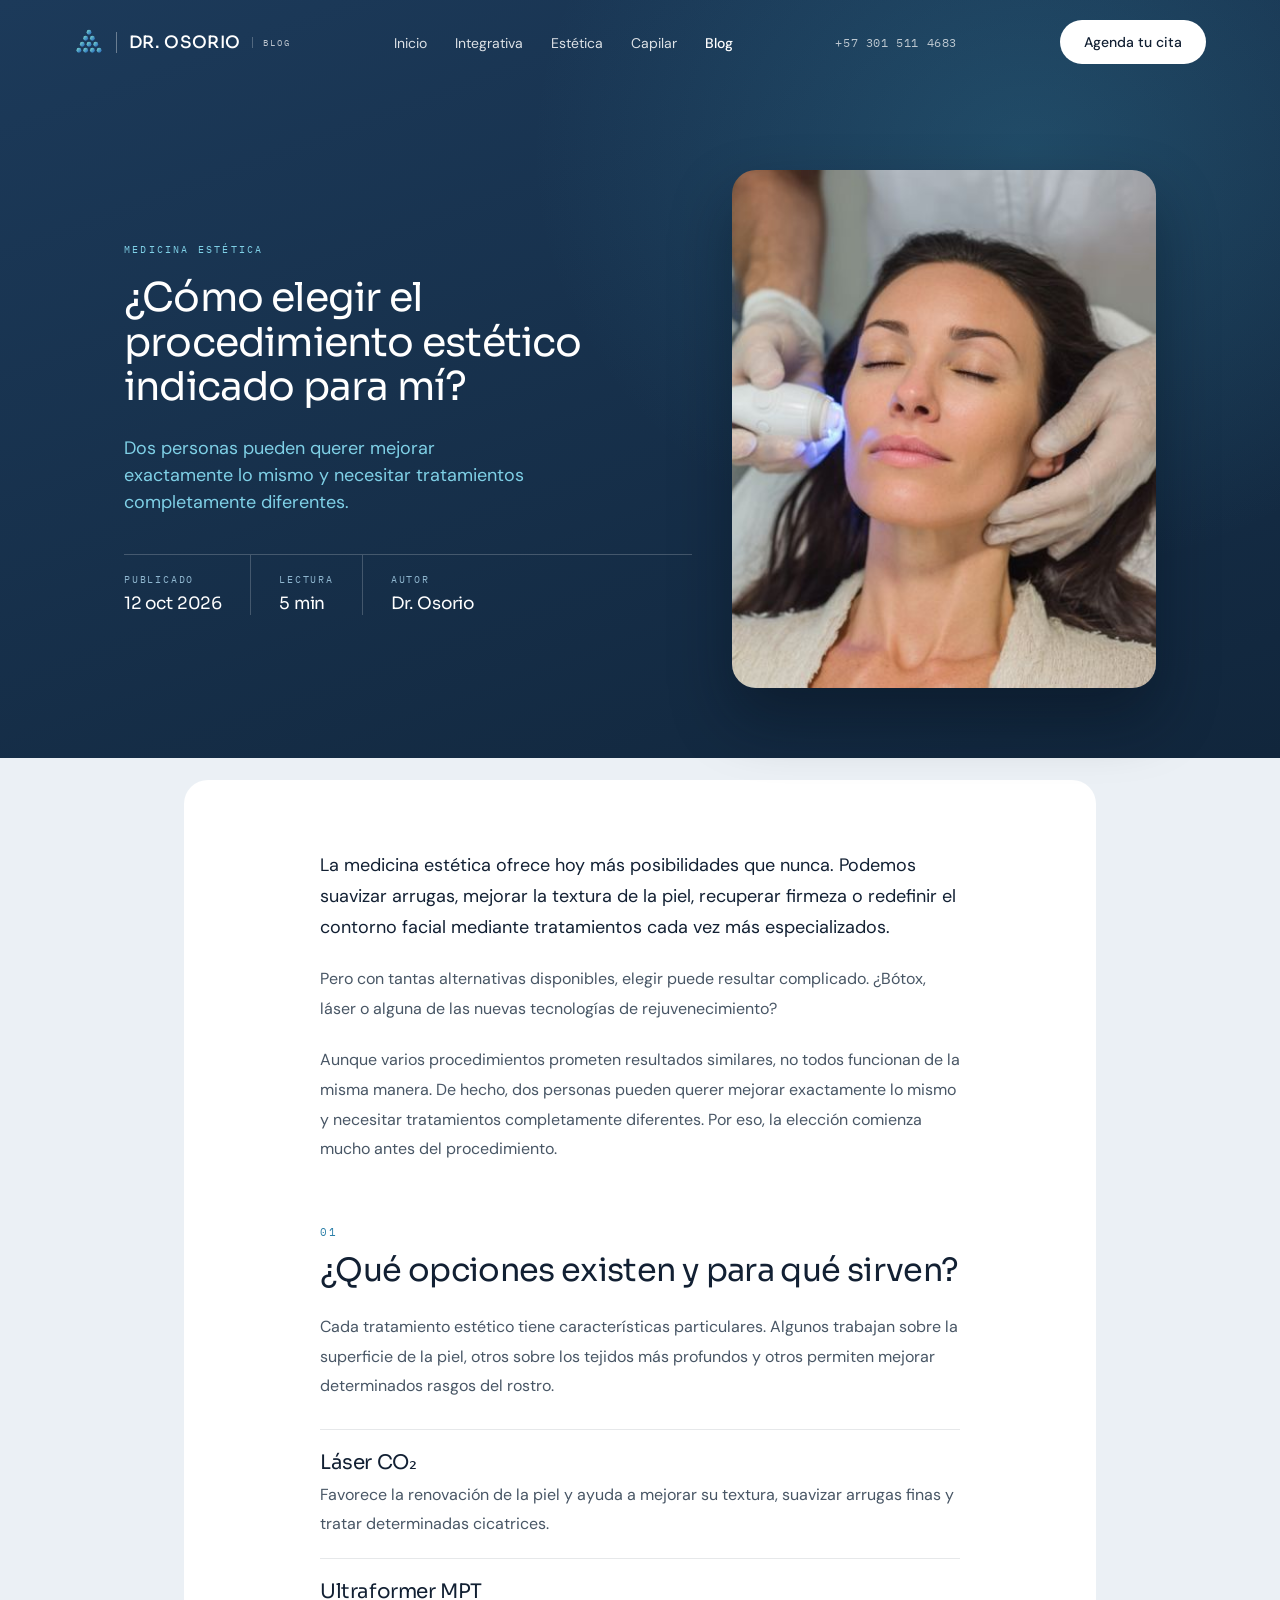
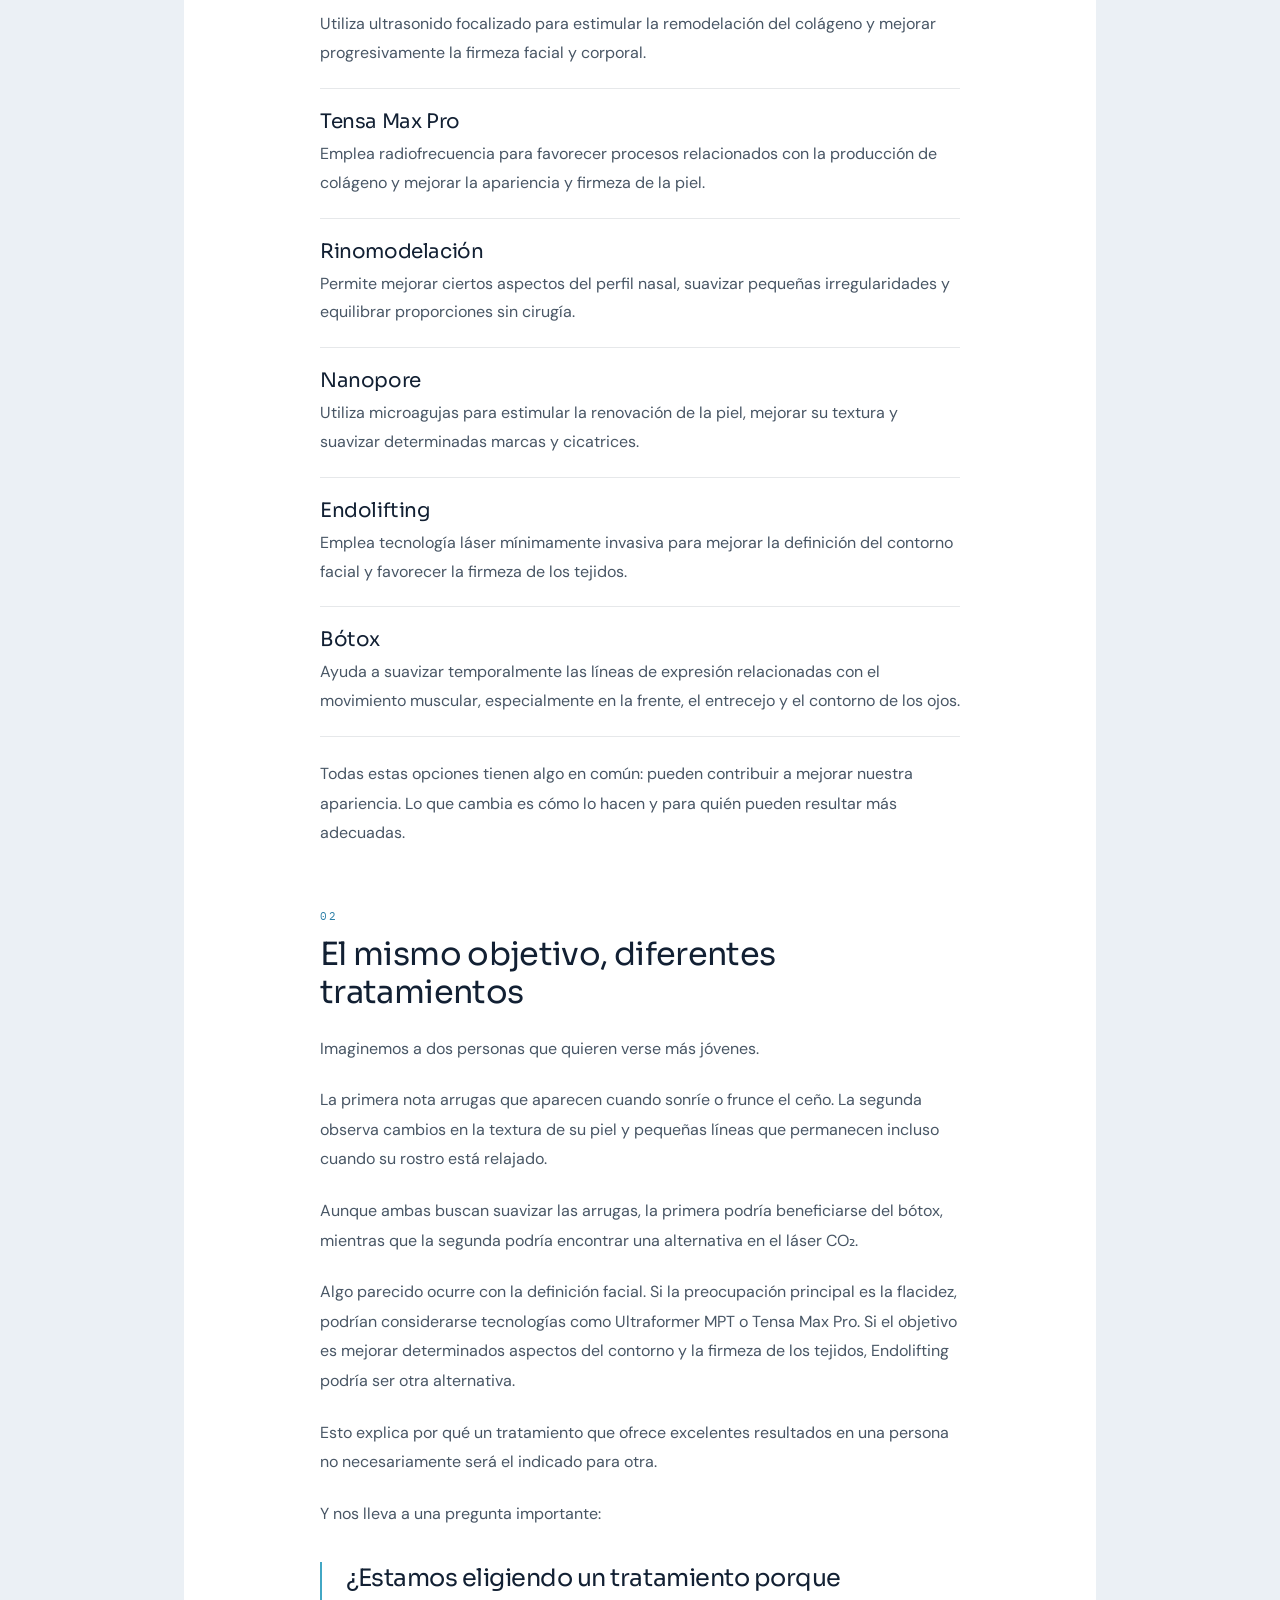
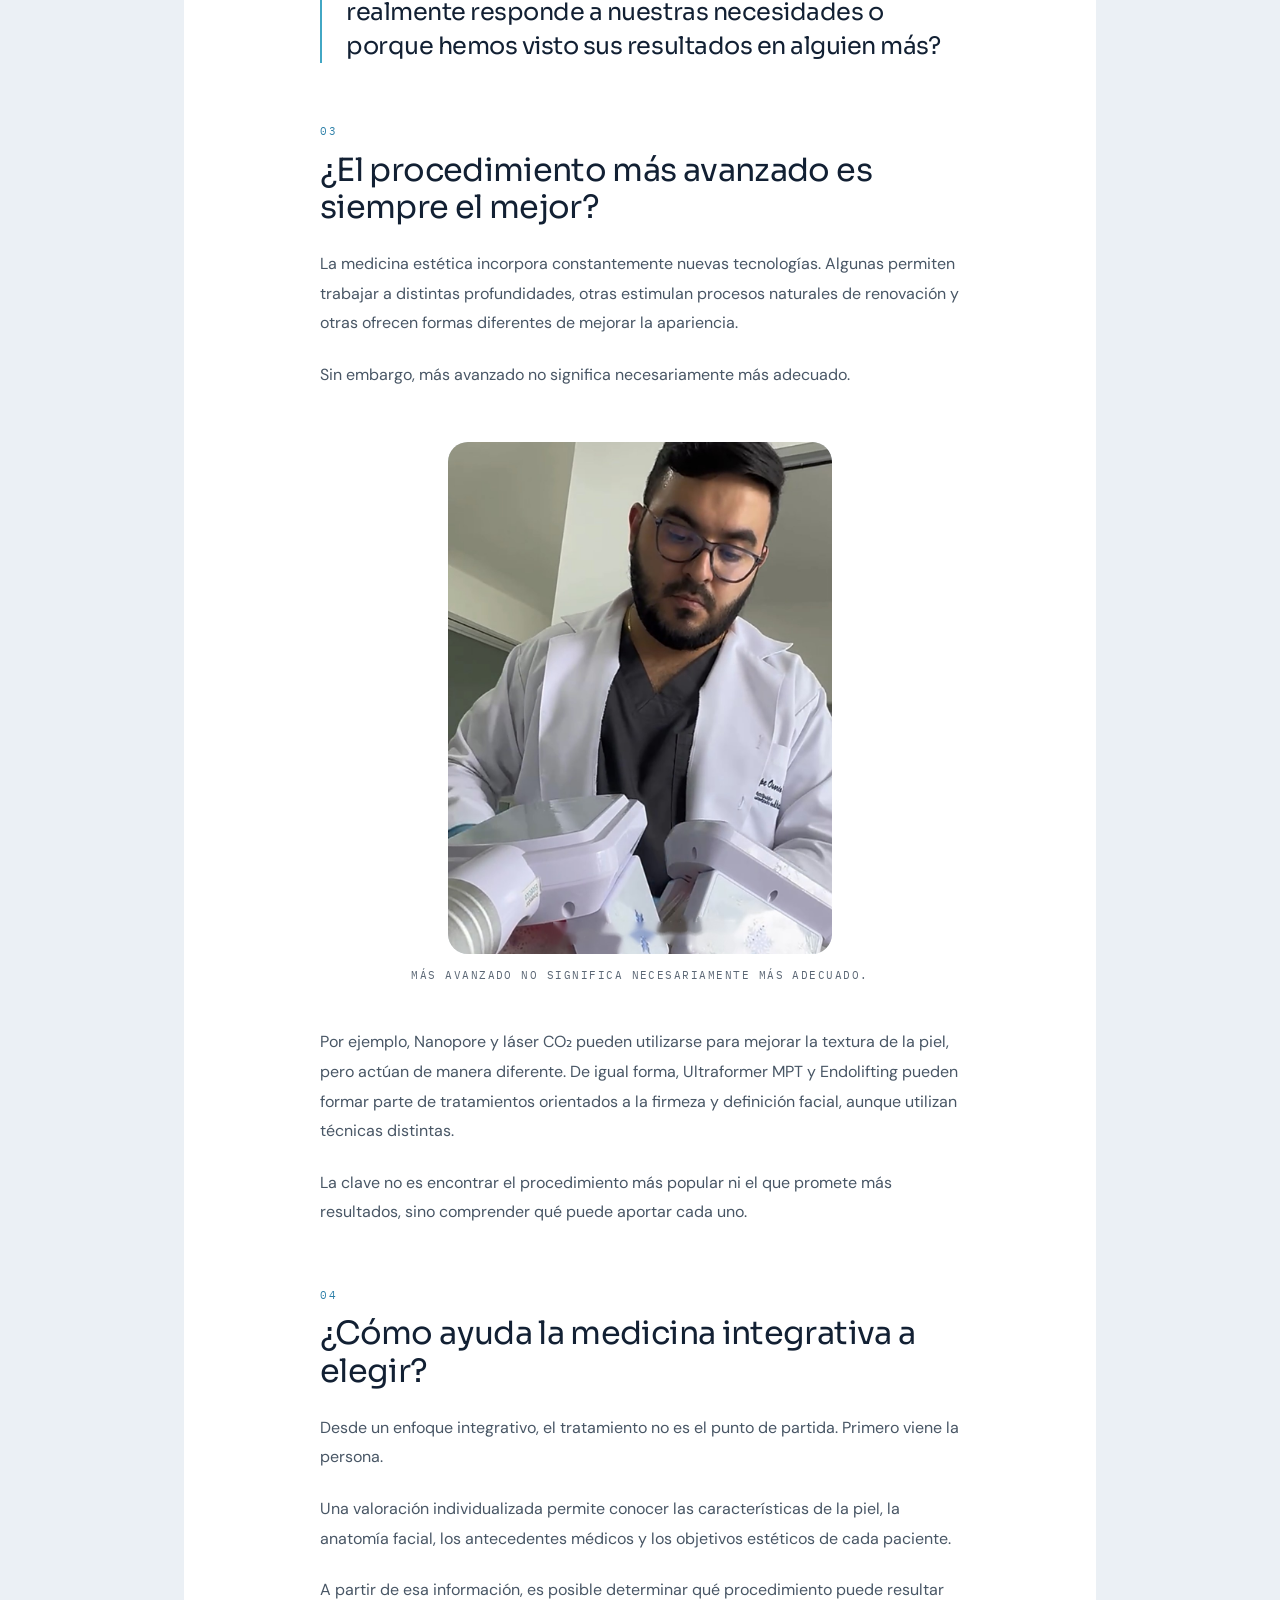
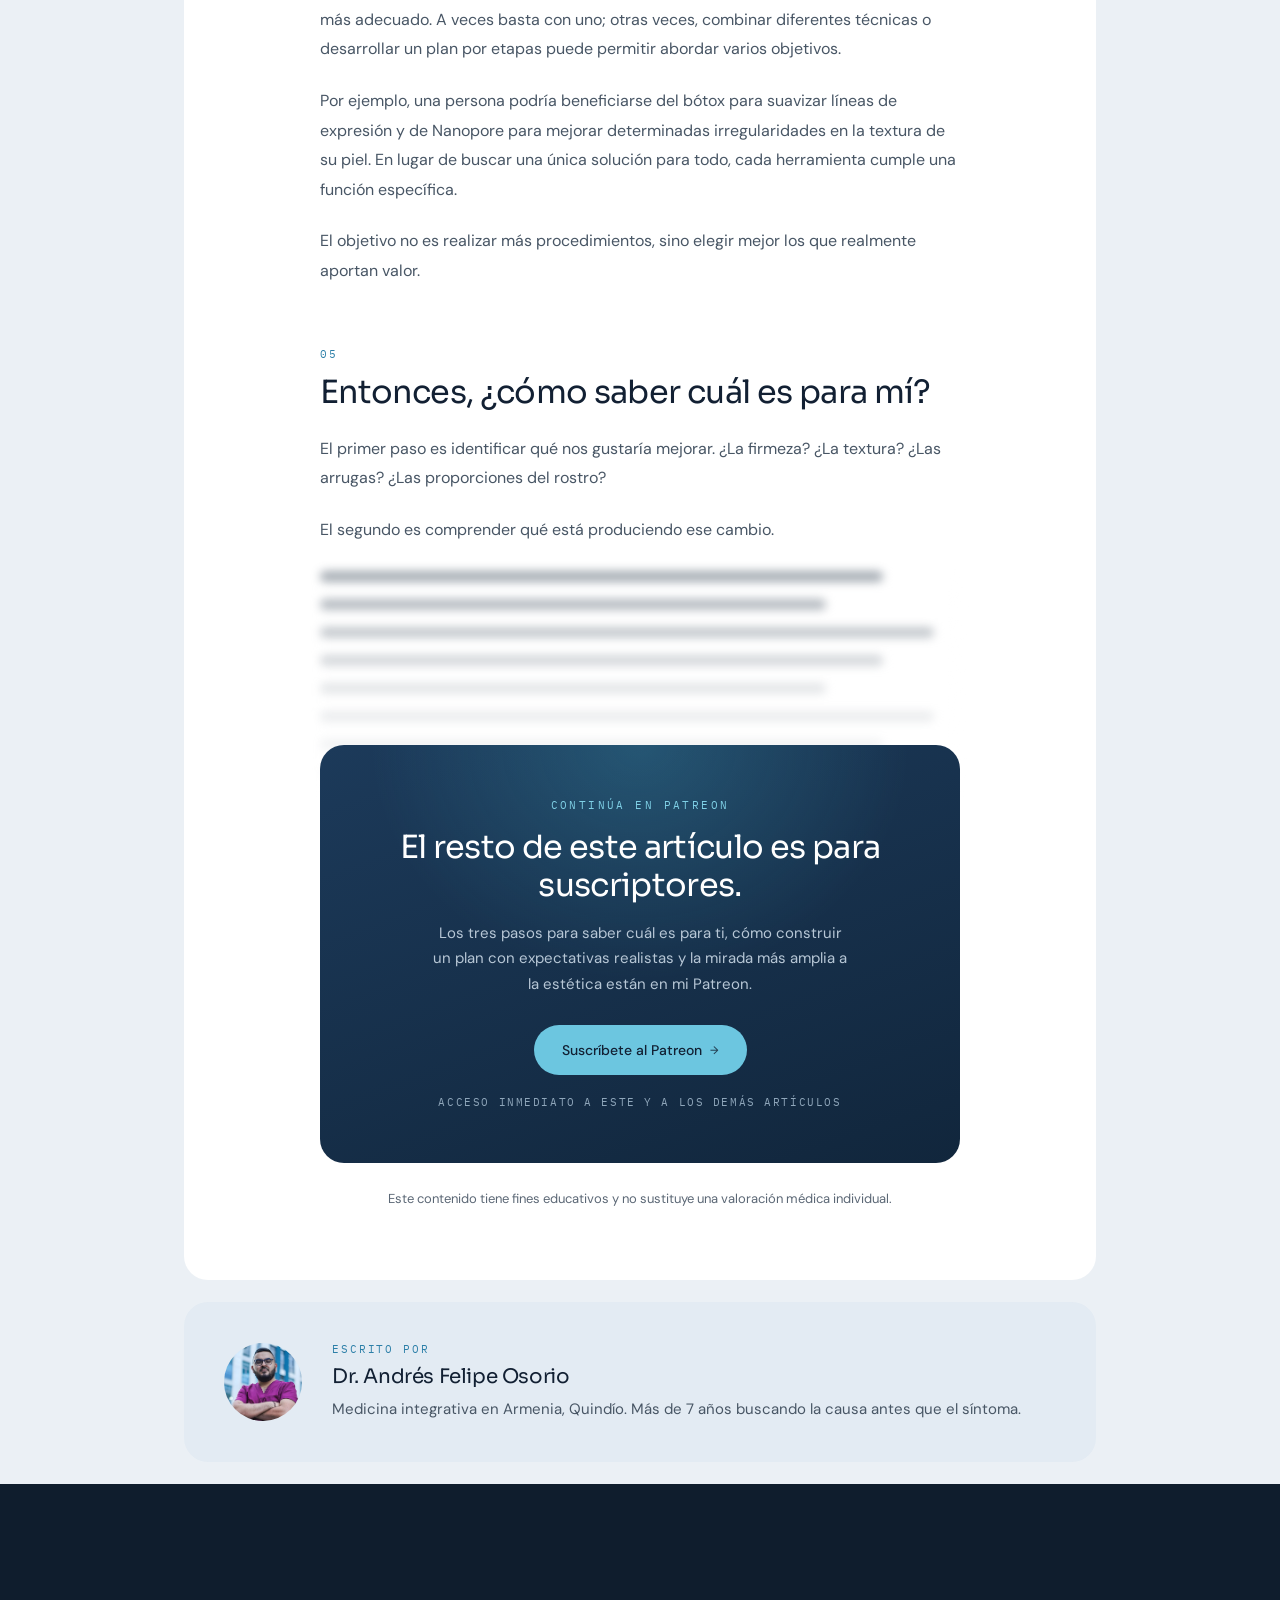
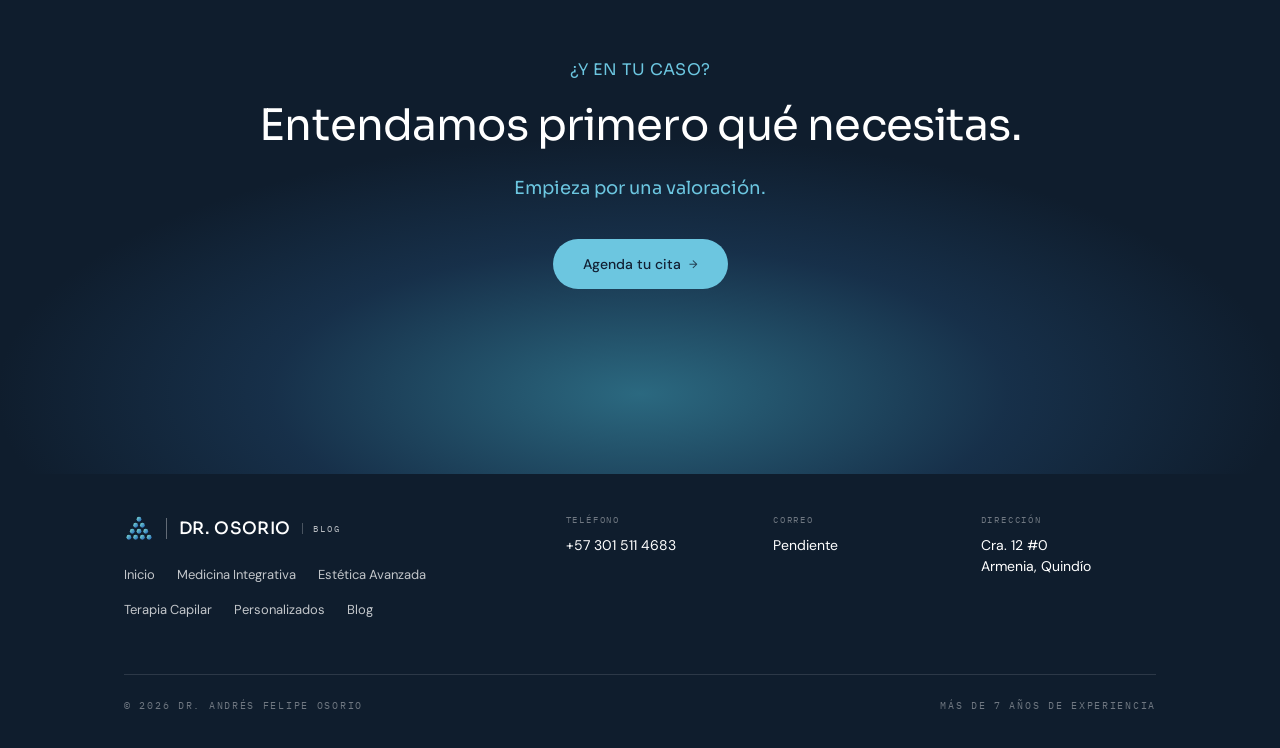
<file: blog-elegir-procedimiento-estetico.html>
<!DOCTYPE html>
<html lang="es">
<head>
<meta charset="UTF-8">
<meta name="viewport" content="width=device-width, initial-scale=1, viewport-fit=cover">
<title>¿Cómo elegir el procedimiento estético indicado para mí? | Dr. Osorio</title>
<meta name="description" content="Aunque varios procedimientos prometen resultados similares, no todos funcionan de la misma manera. De hecho, dos personas pueden querer mejorar exactamente lo mismo y necesitar tratamientos completamente diferentes.">
<!--
  WORKING COPY: recreated from the screenshot of lightcoral-shark-320578.hostingersite.com/blog.html
  Uses the same styles and blue palette as index.html and medicina-estetica.html.
  Images marked "STAND-IN" are low-res crops from the screenshot. Swap them before going live.
-->
<link rel="preconnect" href="https://fonts.googleapis.com">
<link rel="preconnect" href="https://fonts.gstatic.com" crossorigin>
<link href="https://fonts.googleapis.com/css2?family=Sora:wght@400;500&family=DM+Sans:wght@400;500;600&family=IBM+Plex+Mono:wght@400;500&display=swap" rel="stylesheet">
<style>
  :root {
    /* Brand palette: blues based on the Vital Clinic logo (navy #25537f, cyan #42a7c4). */
    --ink: #122033;          /* headings */
    --text: #485665;         /* body copy */
    --muted: #7b8794;
    --page: #ebf0f5;         /* light section background */
    --panel: #e3ebf3;        /* about-card background */
    --white: #ffffff;
    --teal: #6cc6e0;         /* primary accent / CTA buttons */
    --teal-ink: #2c7fa8;     /* small accent text on light bg */
    --forest: #25537f;       /* old stats banner color (replaced in review #2) */
    /* Brand blues sampled from the Vital Clinic logo (confirm exact values with the designer) */
    --brand-navy: #25537f;
    --brand-cyan: #42a7c4;
    --forest-btn: #25537f;
    --night: #0f1d2d;        /* CTA + footer */
    --line-dark: rgba(255,255,255,.12);

    --font-head: "Sora", "Helvetica Neue", Arial, sans-serif;
    --font-body: "DM Sans", "Helvetica Neue", Arial, sans-serif;
    --font-mono: "IBM Plex Mono", ui-monospace, "SFMono-Regular", Menlo, monospace;

    --container: 1080px;
    --radius-lg: 24px;
    --radius-md: 20px;
  }
  *, *::before, *::after { box-sizing: border-box; }
  html { scroll-behavior: smooth; }
  body {
    margin: 0;
    font-family: var(--font-body);
    color: var(--text);
    background: var(--page);
    -webkit-font-smoothing: antialiased;
  }
  img { max-width: 100%; display: block; }
  a { color: inherit; text-decoration: none; }
  .container { max-width: var(--container); margin: 0 auto; padding: 0 24px; }
  .eyebrow {
    font-family: var(--font-mono); font-size: 11px; letter-spacing: .22em;
    text-transform: uppercase; color: var(--teal-ink); margin: 0 0 14px;
  }
  h1, h2, h3 { font-family: var(--font-head); font-weight: 400; color: var(--ink); margin: 0; letter-spacing: -0.02em; }
  :focus-visible { outline: 2px solid var(--teal); outline-offset: 3px; }

  /* Buttons */
  .btn {
    display: inline-flex; align-items: center; gap: 8px;
    font-family: var(--font-body); font-weight: 500; font-size: 14px;
    padding: 16px 28px; border-radius: 999px; border: 0; cursor: pointer;
    transition: transform .15s ease, filter .15s ease;
  }
  .btn:hover { transform: translateY(-1px); filter: brightness(1.05); }
  .btn-white { background: var(--white); color: var(--ink); }
  .btn-teal { background: var(--teal); color: var(--ink); }
  .btn-forest { background: var(--forest-btn); color: var(--white); }
  .btn .arrow { font-size: 11px; opacity: .8; }

  /* ================= HEADER / NAV ================= */
  .nav {
    position: absolute; top: 0; left: 0; right: 0; z-index: 10;
    padding-top: env(safe-area-inset-top, 0px);
  }
  .nav .container { display: flex; align-items: center; justify-content: space-between; height: 84px; gap: 24px; max-width: 1180px; }
  .brand { display: flex; align-items: center; gap: 12px; color: var(--white); }
  .brand img { width: 30px; height: 30px; object-fit: contain; }
  .brand .name { font-family: var(--font-head); font-weight: 500; font-size: 17px; letter-spacing: .02em; padding-left: 12px; border-left: 1px solid rgba(255,255,255,.35); }
  .brand .tag { font-family: var(--font-mono); font-size: 9px; letter-spacing: .2em; text-transform: uppercase; opacity: .7; padding-left: 10px; border-left: 1px solid rgba(255,255,255,.35); }
  .nav-links { display: flex; align-items: center; gap: 28px; list-style: none; margin: 0; padding: 0; }
  .nav-links a { color: rgba(255,255,255,.85); font-size: 14px; }
  .nav-links a[aria-current="page"] { color: var(--white); font-weight: 500; }
  .nav-phone { font-family: var(--font-mono); font-size: 12px; color: rgba(255,255,255,.7); letter-spacing: .05em; }
  .nav .btn { padding: 13px 24px; }
  .menu-toggle { display: none; background: none; border: 1px solid rgba(255,255,255,.4); color: #fff; border-radius: 999px; padding: 10px 16px; font-size: 13px; }

  /* ================= HERO ================= */
  /* REVIEW #1: hero image must change (wellness clinic vibe, not OR gown, not AI-looking, brighter). */
  .hero {
    position: relative; min-height: 785px; display: flex; align-items: flex-end;
    color: var(--white); overflow: hidden;
    background: #1c3a5a;
  }
  .hero-media { position: absolute; inset: 0; }
  .hero-media img { width: 100%; height: 100%; object-fit: cover; object-position: 50% 30%; }
  .hero-media .placeholder {
    width: 100%; height: 100%;
    display: grid; place-items: center;
    background:
      radial-gradient(ellipse at 65% 35%, #3f6a94 0%, #22436a 45%, #12283f 100%);
    font-family: var(--font-mono); font-size: 12px; letter-spacing: .15em; text-transform: uppercase; color: rgba(255,255,255,.45);
  }
  .hero-media::after {
    /* Dark overlay that keeps text readable. Lighten these values if the new photo is already bright. */
    content: ""; position: absolute; inset: 0;
    background: linear-gradient(90deg, rgba(8,24,40,.78) 0%, rgba(8,24,40,.45) 45%, rgba(8,24,40,.15) 100%);
  }
  .hero-content { position: relative; z-index: 2; width: 100%; padding-bottom: 88px; }
  .hero-kicker { color: #a9dcee; font-size: 17px; line-height: 1.5; max-width: 300px; margin: 0 0 22px; }
  .hero h1 { color: var(--white); font-size: clamp(44px, 6vw, 84px); line-height: 1.02; max-width: 760px; }
  .hero-actions { display: flex; gap: 12px; margin-top: 40px; flex-wrap: wrap; }

  /* ================= STATS BANNER ================= */
  /* REVIEW #2: banner considered too dark / too green for the brand. Color lives in --forest. */
  /* Two options. Switch with the class on <body>: banner-navy or banner-light */
  .stats { background: var(--banner-bg); }
  .banner-navy  { --banner-bg: var(--brand-navy); --banner-text: #e6f1f7; --banner-dot: #7fd0e6; --banner-line: rgba(255,255,255,.18); }
  .banner-light { --banner-bg: #e3f1f7; --banner-text: var(--brand-navy); --banner-dot: var(--brand-cyan); --banner-line: rgba(37,83,127,.18); }
  .stats ul { display: grid; grid-template-columns: repeat(4, 1fr); list-style: none; margin: 0; padding: 0; }
  .stats li {
    display: flex; align-items: center; gap: 10px; padding: 24px 0 24px 0;
    font-family: var(--font-mono); font-size: 11px; letter-spacing: .15em; text-transform: uppercase; color: var(--banner-text);
  }
  .stats li + li { border-left: 1px solid var(--banner-line); padding-left: 24px; }
  .stats li::before { content: ""; width: 5px; height: 5px; border-radius: 50%; background: var(--banner-dot); flex: none; }

  /* ================= SECTION HEADINGS ================= */
  .section { padding: 120px 0 0; }
  .section-head { display: grid; grid-template-columns: 1fr 1fr; gap: 40px; align-items: end; margin-bottom: 56px; }
  .section-head h2 { font-size: clamp(32px, 3.4vw, 44px); line-height: 1.12; }
  .section-head > p { margin: 0; font-size: 15px; line-height: 1.7; max-width: 460px; justify-self: end; width: 100%; }

  /* ================= SERVICES ================= */
  .services-grid { display: grid; grid-template-columns: 1fr 1fr; gap: 20px; }
  .service {
    position: relative; min-height: 488px; border-radius: var(--radius-lg); overflow: hidden;
    display: flex; flex-direction: column; justify-content: flex-end;
    padding: 34px; color: var(--white);
    background: #14314f;
  }
  .service .bg { position: absolute; inset: 0; }
  .service .bg img { width: 100%; height: 62%; object-fit: cover; object-position: top center; }
  .service .bg::after {
    content: ""; position: absolute; inset: 0;
    background: linear-gradient(180deg, rgba(22,50,78,.05) 0%, rgba(22,50,78,.35) 35%, rgba(17,38,60,.92) 62%, #11263c 100%);
  }
  .service > *:not(.bg) { position: relative; z-index: 1; }
  /* Vertical (portrait) photo shown whole: photo on the right, text column on the left */
  .service--portrait { background: #11263c; }
  .service .bg--portrait { left: auto; width: 56%; }
  .service .bg--portrait img { width: 100%; height: 100%; object-fit: cover; object-position: center top; }
  .service .bg--portrait::after {
    background: linear-gradient(90deg, #11263c 0%, rgba(17,38,60,.5) 16%, rgba(17,38,60,0) 34%),
                linear-gradient(180deg, rgba(17,38,60,0) 70%, rgba(17,38,60,.6) 100%);
  }
  .service.service--portrait h3, .service.service--portrait p, .service.service--portrait .chips { max-width: 46%; }
  .service.service--portrait h3 { font-size: 26px; }
  /* Full-height card image (for clean photos without baked-in text) */
  .service .bg--full img { height: 100%; object-position: center 30%; }
  .service .bg--full::after {
    background: linear-gradient(180deg, rgba(22,50,78,0) 0%, rgba(22,50,78,.15) 30%, rgba(17,38,60,.85) 60%, #11263c 100%);
  }
  .service .num { font-family: var(--font-mono); font-size: 13px; letter-spacing: .15em; color: #a9dcee; margin-bottom: 14px; }
  .service h3 { color: var(--white); font-size: 30px; line-height: 1.15; margin-bottom: 14px; }
  .service p { margin: 0 0 18px; font-size: 14px; line-height: 1.6; max-width: 360px; color: rgba(255,255,255,.88); }
  .chips { display: flex; flex-wrap: wrap; gap: 6px; list-style: none; margin: 0 0 30px; padding: 0; }
  .chips li {
    font-family: var(--font-mono); font-size: 10px; letter-spacing: .08em; text-transform: uppercase;
    border: 1px solid rgba(255,255,255,.4); border-radius: 999px; padding: 6px 11px;
  }
  .more { font-family: var(--font-mono); font-size: 11px; letter-spacing: .18em; text-transform: uppercase; font-weight: 500; }

  /* ================= ABOUT ================= */
  .about { display: grid; grid-template-columns: 1fr 1fr; gap: 24px; }
  .about-photo { position: relative; border-radius: var(--radius-lg); overflow: hidden; min-height: 752px; background: #2d5a8a; }
  .about-photo > img { position: absolute; inset: 0; width: 100%; height: 100%; object-fit: cover; object-position: top center; }
  .badge {
    position: absolute; left: 22px; bottom: 22px; display: flex; align-items: center; gap: 14px;
    background: var(--white); border-radius: 14px; padding: 10px 26px 10px 12px;
  }
  .badge img { width: 52px; height: 52px; border-radius: 8px; object-fit: cover; }
  .badge strong { display: block; font-family: var(--font-head); font-weight: 400; font-size: 14px; color: var(--ink); }
  .badge span { font-size: 12px; color: var(--muted); display: inline-flex; align-items: center; gap: 6px; margin-top: 4px; }
  .badge span::before { content: ""; width: 6px; height: 6px; border-radius: 50%; background: #42a7c4; }
  .about-text { background: var(--panel); border-radius: var(--radius-lg); padding: 92px 60px 60px; }
  .about-text .eyebrow { color: #5b6775; font-size: 13px; letter-spacing: .25em; }
  .about-text h2 { font-size: clamp(32px, 3.4vw, 44px); line-height: 1.1; margin-bottom: 30px; }
  .about-text p { font-size: 15px; line-height: 1.8; margin: 0 0 20px; max-width: 400px; }
  .about-text blockquote { margin: 0 0 22px; padding-left: 20px; border-left: 1px solid #42a7c4; font-size: 15px; color: #394656; }
  .about-text .btn { margin-top: 20px; }

  /* ================= TESTIMONIALS ================= */
  .testimonials { display: grid; grid-template-columns: repeat(3, 1fr); gap: 20px; }
  .testimonial { background: var(--white); border-radius: var(--radius-lg); padding: 30px 30px 28px; }
  .t-head { display: flex; align-items: center; gap: 14px; margin-bottom: 20px; }
  .avatar { width: 44px; height: 44px; border-radius: 50%; background: #dceaf4; display: grid; place-items: center; font-family: var(--font-head); color: var(--ink); font-size: 15px; flex: none; }
  .t-head strong { display: block; font-family: var(--font-head); font-weight: 400; color: var(--ink); font-size: 15px; }
  .t-head small { font-family: var(--font-mono); font-size: 9px; letter-spacing: .18em; text-transform: uppercase; color: var(--muted); }
  .testimonial p { font-size: 13.5px; line-height: 1.65; margin: 0 0 16px; color: #3e4a58; }
  .testimonial .chips li { border-color: #d5dde6; color: #5b6775; font-size: 9px; }
  .testimonial .chips { margin: 0; }

  /* ================= BLOG ================= */
  .blog { display: grid; grid-template-columns: 500px 1fr; gap: 24px; }
  .blog-img { border-radius: var(--radius-lg); overflow: hidden; min-height: 458px; background: #0c131b; }
  .blog-img img { width: 100%; height: 100%; object-fit: cover; }
  .blog-card { background: var(--white); border-radius: var(--radius-lg); padding: 60px 56px; display: flex; flex-direction: column; justify-content: center; }
  .blog-card h3 { font-size: 34px; line-height: 1.18; margin-bottom: 26px; max-width: 380px; }
  .blog-card p { font-size: 14.5px; line-height: 1.75; margin: 0 0 26px; max-width: 370px; }
  .meta { font-family: var(--font-mono); font-size: 10px; letter-spacing: .15em; text-transform: uppercase; color: var(--muted); margin-bottom: 30px; }
  .blog-card .more { color: var(--ink); }
  .all-posts { display: inline-block; margin-top: 22px; font-family: var(--font-mono); font-size: 9.5px; letter-spacing: .18em; text-transform: uppercase; color: var(--teal-ink); }

  /* ================= CTA ================= */
  .cta {
    margin-top: 72px; position: relative; overflow: hidden; background: var(--night);
    text-align: center; color: var(--white); padding: 180px 24px 150px;
  }
  .cta::before {
    content: ""; position: absolute; left: 50%; bottom: -180px; transform: translateX(-50%);
    width: 1300px; height: 520px; border-radius: 50%;
    background: radial-gradient(ellipse at center, rgba(66,167,196,.55) 0%, rgba(37,83,127,.35) 40%, rgba(13,27,43,0) 70%);
    pointer-events: none;
  }
  .cta > * { position: relative; }
  .cta .kicker { color: var(--teal); font-family: var(--font-head); font-size: 16px; letter-spacing: .02em; margin: 0 0 22px; text-transform: uppercase; }
  .cta h2 { color: var(--white); font-size: clamp(34px, 4vw, 58px); line-height: 1.1; max-width: 600px; margin: 0 auto 26px; }
  .cta .sub { color: var(--teal); font-family: var(--font-head); font-size: 18px; margin: 0 0 40px; }
  .cta .btn { padding: 16px 30px; }

  /* ================= FOOTER ================= */
  .footer { background: var(--night); color: rgba(255,255,255,.75); padding: 40px 0 36px; padding-bottom: calc(36px + env(safe-area-inset-bottom, 0px)); }
  .footer-top { display: grid; grid-template-columns: 1.4fr repeat(3, .6fr); gap: 32px; }
  .footer .brand { margin-bottom: 22px; }
  .footer-links { display: flex; flex-wrap: wrap; gap: 18px 22px; list-style: none; margin: 0; padding: 0; font-size: 13px; max-width: 460px; }
  .footer-links a:hover { color: var(--white); }
  .f-col small { display: block; font-family: var(--font-mono); font-size: 9px; letter-spacing: .2em; text-transform: uppercase; color: rgba(255,255,255,.4); margin-bottom: 10px; }
  .f-col div { color: var(--white); font-size: 14px; line-height: 1.5; }
  .footer-bottom { display: flex; justify-content: space-between; gap: 20px; margin-top: 56px; padding-top: 24px; border-top: 1px solid var(--line-dark); font-family: var(--font-mono); font-size: 9.5px; letter-spacing: .18em; text-transform: uppercase; color: rgba(255,255,255,.4); }

  /* ================= HERO TEXT VARIANTS (REVIEW #1) ================= */
  .hero-light .hero-media::after {
    background: linear-gradient(90deg, rgba(247,250,252,.35) 0%, rgba(247,250,252,.8) 18%, rgba(247,250,252,.9) 30%, rgba(247,250,252,.6) 44%, rgba(247,250,252,0) 58%);
  }
  .hero-light .hero { color: var(--ink); }
  .hero-light .hero h1 { color: var(--ink); font-size: clamp(40px, 5vw, 70px); max-width: 600px; }
  .hero-light .hero-kicker { color: #2a6f9e; }
  .hero-light .hero .btn-white { box-shadow: 0 0 0 1px rgba(16,32,50,.14), 0 6px 18px rgba(16,32,50,.08); }
  .hero-light .brand { color: var(--ink); }
  .hero-light .nav .brand .name, .hero-light .nav .brand .tag { border-left-color: rgba(16,32,50,.25); }
  .hero-light .nav-links a { color: rgba(16,32,50,.75); }
  .hero-light .nav-links a[aria-current="page"] { color: var(--ink); }
  .hero-light .nav-phone { color: rgba(16,32,50,.6); }
  .hero-light .nav .btn-white { background: var(--forest-btn); color: var(--white); }
  .hero-light .menu-toggle { color: var(--ink); border-color: rgba(16,32,50,.3); }
  .hero-dark .hero-media::after {
    background: linear-gradient(180deg, rgba(8,24,40,.6) 0, rgba(8,24,40,0) 170px), linear-gradient(90deg, rgba(8,24,40,.82) 0%, rgba(8,24,40,.6) 35%, rgba(8,24,40,.15) 62%, rgba(8,24,40,0) 80%);
  }

  /* ================= RESPONSIVE ================= */
  @media (max-width: 1100px) {
    .nav-links, .nav-phone { display: none; }
    .menu-toggle { display: inline-block; }
    .blog { grid-template-columns: 1fr 1fr; }
  }
  @media (max-width: 820px) {
    .hero { min-height: 680px; }
    .hero-media img { object-position: 72% 30%; }
    .hero-light .hero-media::after { background: linear-gradient(0deg, rgba(247,250,252,.95) 0%, rgba(247,250,252,.85) 45%, rgba(247,250,252,.2) 75%, rgba(247,250,252,.35) 100%); }
    .hero-dark .hero-media::after { background: linear-gradient(0deg, rgba(8,24,40,.88) 0%, rgba(8,24,40,.6) 50%, rgba(8,24,40,.2) 100%); }
    .hero-content { padding-bottom: 64px; }
    .stats ul { grid-template-columns: 1fr 1fr; }
    .stats li:nth-child(3) { border-left: 0; padding-left: 0; }
    .stats li:nth-child(n+3) { border-top: 1px solid var(--banner-line); }
    .section { padding-top: 88px; }
    .section-head, .services-grid, .about, .testimonials, .blog, .footer-top { grid-template-columns: 1fr; }
    .section-head > p { justify-self: start; }
    .about-photo { min-height: 520px; }
    .about-text { padding: 48px 28px; }
    .blog-card { padding: 40px 28px; }
    .blog-img { min-height: 300px; }
    .brand .tag { display: none; }
    /* Portrait cards on mobile: photo on top, text below */
    .service--portrait { min-height: 700px; }
    .service .bg--portrait { width: 100%; left: 0; height: 64%; bottom: auto; }
    .service .bg--portrait img { object-position: center 30%; }
    .service .bg--portrait::after { background: linear-gradient(180deg, rgba(17,38,60,0) 55%, #11263c 100%); }
    .service.service--portrait h3, .service.service--portrait p, .service.service--portrait .chips { max-width: none; }
    .nav .btn { display: none; }
  }
  @media (prefers-reduced-motion: reduce) {
    * { transition: none !important; scroll-behavior: auto !important; }
  }

  /* ================= MEDICINA ESTÉTICA PAGE ================= */
  .page-hero .hero-content { padding-bottom: 72px; }
  .page-hero .hero-kicker { max-width: none; margin-bottom: 18px; }

  .split { display: grid; grid-template-columns: 1fr 1fr; gap: 24px; margin-top: 40px; }
  .split:first-child { margin-top: 22px; }
  .media-card { position: relative; border-radius: var(--radius-lg); overflow: hidden; background: #0c131b; }
  .media-card > img { position: absolute; inset: 0; width: 100%; height: 100%; object-fit: cover; }
  .text-card { background: var(--white); border-radius: var(--radius-lg); padding: 60px; display: flex; flex-direction: column; justify-content: center; }
  .text-card.panel { background: var(--panel); }
  .text-card .eyebrow { color: #5b6775; font-size: 13px; letter-spacing: .25em; margin-bottom: 22px; }
  .text-card h2 { font-size: clamp(32px, 3.4vw, 44px); line-height: 1.12; margin-bottom: 24px; }
  .text-card p { font-size: 15px; line-height: 1.8; margin: 0 0 20px; max-width: 410px; }
  .text-card .accent { color: var(--teal-ink); }
  .row-1 { min-height: 507px; }
  .row-2 { min-height: 631px; }
  .row-3 { min-height: 578px; }

  .soft-chips { display: flex; flex-wrap: wrap; gap: 8px; list-style: none; margin: 4px 0 24px; padding: 0; }
  .soft-chips li {
    font-family: var(--font-mono); font-size: 10px; letter-spacing: .1em; text-transform: uppercase;
    color: #2c7fa8; background: #eef5fa; border: 1px solid #bcd7e8; border-radius: 999px; padding: 8px 14px;
  }
  .panel .soft-chips li { background: #dbe9f3; }
  .text-card .btn { align-self: flex-start; margin-top: 8px; }

  /* Treatments list card */
  .treatments { margin-top: 42px; background: var(--brand-navy); color: var(--white); border-radius: var(--radius-lg); padding: 84px 80px 60px; }
  .treatments .eyebrow { color: #7fd0e6; font-size: 10px; margin-bottom: 20px; }
  .treatments h2 { color: var(--white); font-size: clamp(34px, 3.4vw, 46px); line-height: 1.12; margin-bottom: 58px; }
  .t-list { display: grid; grid-template-columns: 1fr 1fr; column-gap: 75px; list-style: none; margin: 0; padding: 0; }
  .t-list li { display: grid; grid-template-columns: 32px 1fr; padding: 24px 0 22px; border-top: 1px solid rgba(255,255,255,.16); }
  .t-list li:nth-last-child(-n+2) { border-bottom: 1px solid rgba(255,255,255,.16); }
  .t-list .n { font-family: var(--font-mono); font-size: 9px; color: #7fd0e6; padding-top: 5px; }
  .t-list strong { display: block; font-family: var(--font-head); font-weight: 500; font-size: 16px; margin-bottom: 8px; }
  .t-list span { font-size: 13px; color: rgba(255,255,255,.72); }

  .page-cta { margin-top: 22px; padding: 175px 24px 165px; }

  /* About */
  .about-page { margin-top: 22px; }
  .about-page .about-photo { min-height: 682px; }
  .about-text .sign { font-family: var(--font-head); color: var(--ink); font-size: 16px; margin: 18px 0 8px; }
  .about-text .sign-meta { font-family: var(--font-mono); font-size: 9.5px; letter-spacing: .15em; text-transform: uppercase; color: var(--muted); }

  /* Other services */
  .others { padding-top: 138px; padding-bottom: 112px; }
  .others .eyebrow { margin-bottom: 56px; }
  .mini-grid { display: grid; grid-template-columns: repeat(3, 1fr); gap: 24px; }
  .mini { position: relative; height: 318px; border-radius: var(--radius-lg); overflow: hidden; display: flex; flex-direction: column; justify-content: flex-end; padding: 26px; color: var(--white); background: #11263c; }
  .mini img { position: absolute; inset: 0; width: 100%; height: 100%; object-fit: cover; object-position: center top; }
  .mini::after { content: ""; position: absolute; inset: 0; background: linear-gradient(180deg, rgba(17,38,60,0) 35%, rgba(17,38,60,.85) 80%, #11263c 100%); }
  .mini > *:not(img) { position: relative; z-index: 1; }
  .mini h3 { color: var(--white); font-size: 22px; line-height: 1.15; margin-bottom: 16px; }

  @media (max-width: 820px) {
    .split { grid-template-columns: 1fr; }
    .row-2 .media-card { order: -1; }
    .media-card { min-height: 380px; }
    .row-1, .row-2, .row-3 { min-height: 0; }
    .text-card { padding: 44px 28px; }
    .treatments { padding: 56px 28px 40px; }
    .t-list { grid-template-columns: 1fr; }
    .t-list li:nth-last-child(2) { border-bottom: 0; }
    .about-page .about-photo { min-height: 520px; }
    .mini-grid { grid-template-columns: 1fr; }
    .others { padding-top: 88px; padding-bottom: 88px; }
  }

  /* Hero with a vertical photo in a rounded frame */
  .hero--framed { background: radial-gradient(ellipse 45% 70% at 72% 55%, rgba(66,167,196,.22) 0%, rgba(17,38,60,0) 70%), #11263c; align-items: center; }
  .hero--framed .hero-frame-wrap { position: absolute; inset: 0; display: flex; justify-content: flex-end; align-items: center; padding-top: 70px; pointer-events: none; }
  .hero-frame { margin: 0; height: min(640px, 80%); aspect-ratio: 1002 / 1420; border-radius: var(--radius-lg); overflow: hidden; box-shadow: 0 30px 60px rgba(4,12,22,.45); }
  .hero-frame img { width: 100%; height: 100%; object-fit: cover; }
  .hero--framed .hero-content { padding-bottom: 0; padding-top: 70px; }
  .hero--framed h1 { font-size: clamp(40px, 4.4vw, 68px); max-width: 600px; }
  @media (max-width: 820px) {
    .hero--framed { flex-direction: column; align-items: stretch; min-height: 0; padding: 100px 0 56px; }
    .hero--framed .hero-frame-wrap { position: static; justify-content: center; padding-top: 0; order: -1; }
    .hero-frame { height: auto; width: 100%; max-width: 420px; }
    .hero--framed .hero-content { padding-top: 36px; }
  }

  /* ================= TERAPIA CAPILAR PAGE ================= */
  .cap-r1 { min-height: 506px; }
  .cap-r2 { min-height: 595px; }
  .cap-r3 { min-height: 655px; }
  .text-card .soft-chips { margin-bottom: 8px; }
  .text-card .btn { margin-top: 28px; }

  /* Single-column treatment list with the number on the right */
  .t-list--single { grid-template-columns: 1fr; }
  .t-list--single li { grid-template-columns: 1fr auto; align-items: center; padding: 22px 0; }
  .t-list--single li:nth-last-child(-n+2) { border-bottom: 0; }
  .t-list--single li:last-child { border-bottom: 1px solid rgba(255,255,255,.16); }
  .t-list--single strong { font-size: 19px; font-weight: 400; margin: 0; }
  .t-list--single .n { padding-top: 0; }

  @media (max-width: 820px) {
    .split--text-first .media-card { order: -1; }
    .cap-r1, .cap-r2, .cap-r3 { min-height: 0; }
    .t-list--single strong { font-size: 16px; }
  }

  /* Headings with fixed line breaks on desktop, natural wrapping on phones */
  h1 .line, h2 .line { display: block; white-space: nowrap; }
  .cta h2 { max-width: none; font-size: clamp(34px, 3.4vw, 58px); line-height: 1.12; }
  /* Hero placeholder until the new image is ready */
  .page-hero .hero-media .placeholder {
    background: radial-gradient(ellipse 50% 70% at 72% 40%, rgba(66,167,196,.28) 0%, rgba(17,38,60,0) 70%), linear-gradient(135deg, #1c3a5a 0%, #11263c 100%);
    place-items: start end; padding: 120px 40px 0; color: rgba(255,255,255,.4);
  }
  @media (max-width: 820px) { h1 .line, h2 .line { display: inline; white-space: normal; } }

  /* Capilar hero: keep the trichoscope in view, soften the nav area */
  .page-hero .hero-media img { object-position: center 25%; }
  .hero-light .page-hero .hero-media::after {
    background: linear-gradient(180deg, rgba(247,250,252,.7) 0, rgba(247,250,252,0) 120px),
                linear-gradient(90deg, rgba(247,250,252,.35) 0%, rgba(247,250,252,.8) 18%, rgba(247,250,252,.9) 30%, rgba(247,250,252,.6) 44%, rgba(247,250,252,0) 58%);
  }
  @media (max-width: 820px) {
    .page-hero .hero-media img { object-position: 74% center; }
    .hero-light .page-hero .hero-media::after { background: linear-gradient(0deg, rgba(247,250,252,.95) 0%, rgba(247,250,252,.85) 40%, rgba(247,250,252,.1) 65%, rgba(247,250,252,.5) 100%); }
  }

  /* ================= BLOG PAGE ================= */
  .blog-hero {
    background: radial-gradient(ellipse 55% 80% at 80% 20%, rgba(66,167,196,.22) 0%, rgba(17,38,60,0) 70%), linear-gradient(160deg, #1c3a5a 0%, #11263c 100%);
    color: var(--white); padding: 170px 0 70px;
  }
  .blog-hero .container { display: grid; grid-template-columns: 1fr 424px; gap: 40px; align-items: center; }
  .blog-hero .eyebrow { color: #7fd0e6; font-size: 10px; margin-bottom: 20px; }
  .blog-hero h1 { color: var(--white); font-size: clamp(40px, 3.5vw, 58px); line-height: 1.08; margin-bottom: 30px; }
  .blog-hero .lead { color: #7fd0e6; font-size: 18px; line-height: 1.5; max-width: 390px; margin: 0; }
  .blog-hero figure { margin: 0; aspect-ratio: 424 / 518; border-radius: var(--radius-lg); overflow: hidden; box-shadow: 0 30px 60px rgba(4,12,22,.4); }
  .blog-hero figure img { width: 100%; height: 100%; object-fit: cover; }
  .posts { padding: 22px 0 0; }
  .posts .blog-card { background: linear-gradient(180deg, var(--white) 0%, var(--white) 45%, #eef3f8 100%); }
  .posts .blog-card .eyebrow { color: var(--teal-ink); font-size: 10px; margin-bottom: 22px; }
  .blog-cta { margin-top: 22px; padding: 175px 24px 185px; }
  @media (max-width: 820px) {
    .blog-hero { padding: 120px 0 56px; }
    .blog-hero .container { grid-template-columns: 1fr; }
    .blog-hero figure { max-width: 420px; }
  }

  /* Blog hero: real clinic photo on the right, text on a matching light wall on the left */
  .blog-photo-hero { background: #eef0f2; }
  .blog-photo-hero .hero-media { left: 47%; }
  .blog-photo-hero .hero-media img { object-position: center 30%; }
  .hero-light .blog-photo-hero .hero-media::after {
    background: linear-gradient(90deg, #eef0f2 0%, rgba(238,240,242,.7) 8%, rgba(238,240,242,0) 22%),
                linear-gradient(180deg, rgba(238,240,242,.55) 0, rgba(238,240,242,0) 110px);
  }
  .blog-photo-hero .hero-kicker { max-width: 420px; }
  .blog-photo-hero h1 { font-size: clamp(36px, 3vw, 54px); max-width: none; }
  @media (max-width: 820px) {
    .blog-photo-hero .hero-media { left: 0; }
    .blog-photo-hero .hero-media img { object-position: center 25%; }
    .hero-light .blog-photo-hero .hero-media::after { background: linear-gradient(0deg, #eef0f2 0%, rgba(238,240,242,.92) 40%, rgba(238,240,242,.1) 64%, rgba(238,240,242,.45) 100%); }
  }
  @media (min-width: 821px) and (max-width: 1680px) { .blog-photo-hero .hero-media { left: 57%; } }
</style>
<link rel="stylesheet" href="assets/css/article.css?v=5">
</head>
<body class="hero-dark banner-navy">

<!-- ================= HEADER ================= -->
<header class="nav">
  <div class="container">
    <a class="brand" href="index.html" aria-label="Dr. Osorio, inicio">
      <img src="assets/img/r-4c68d548.svg" alt="">
      <span class="name">DR. OSORIO</span>
      <span class="tag">Blog</span>
    </a>
    <ul class="nav-links">
      <li><a href="index.html">Inicio</a></li>
      <li><a href="medicina-integrativa.html">Integrativa</a></li>
      <li><a href="medicina-estetica.html">Estética</a></li>
      <li><a href="terapia-capilar.html">Capilar</a></li>
      <li><a href="blog.html" aria-current="page">Blog</a></li>
    </ul>
    <span class="nav-phone">+57 301 511 4683</span>
    <a class="btn btn-white" href="#agenda">Agenda tu cita</a>
    <button class="menu-toggle" type="button">Menú</button>
  </div>
</header>

<main>

  <!-- ================= CABECERA DE LA NOTA ================= -->
  <section class="blog-hero art">
    <div class="container">
      <div>
        <p class="eyebrow">Medicina estética</p>
        <h1>¿Cómo elegir el procedimiento estético indicado para mí?</h1>
        <p class="lead">Dos personas pueden querer mejorar exactamente lo mismo y necesitar tratamientos completamente diferentes.</p>
        <ul class="art-meta">
          <li><small>Publicado</small><b>12 oct 2026</b></li>
          <li><small>Lectura</small><b>5 min</b></li>
          <li><small>Autor</small><b>Dr. Osorio</b></li>
        </ul>
      </div>
      <figure><img src="assets/img/blog-estetica.jpg" width="500" height="500" alt="Paciente recibiendo un tratamiento estético facial con equipo." style="object-position: center 40%"></figure>
    </div>
  </section>

  <!-- ================= ARTÍCULO ================= -->
  <section class="post">
    <div class="container">
      <article class="post-card">
    <div class="post-body">

      <p class="lead">La medicina estética ofrece hoy más posibilidades que nunca. Podemos suavizar arrugas, mejorar la textura de la piel, recuperar firmeza o redefinir el contorno facial mediante tratamientos cada vez más especializados.</p>

      <p>Pero con tantas alternativas disponibles, elegir puede resultar complicado. ¿Bótox, láser o alguna de las nuevas tecnologías de rejuvenecimiento?</p>

      <p>Aunque varios procedimientos prometen resultados similares, no todos funcionan de la misma manera. De hecho, dos personas pueden querer mejorar exactamente lo mismo y necesitar tratamientos completamente diferentes. Por eso, la elección comienza mucho antes del procedimiento.</p>

      <p class="num">01</p>

      <h2>¿Qué opciones existen y para qué sirven?</h2>

      <p>Cada tratamiento estético tiene características particulares. Algunos trabajan sobre la superficie de la piel, otros sobre los tejidos más profundos y otros permiten mejorar determinados rasgos del rostro.</p>

      <ul class="trat">
        <li><b>Láser CO₂</b><span>Favorece la renovación de la piel y ayuda a mejorar su textura, suavizar arrugas finas y tratar determinadas cicatrices.</span></li>
        <li><b>Ultraformer MPT</b><span>Utiliza ultrasonido focalizado para estimular la remodelación del colágeno y mejorar progresivamente la firmeza facial y corporal.</span></li>
        <li><b>Tensa Max Pro</b><span>Emplea radiofrecuencia para favorecer procesos relacionados con la producción de colágeno y mejorar la apariencia y firmeza de la piel.</span></li>
        <li><b>Rinomodelación</b><span>Permite mejorar ciertos aspectos del perfil nasal, suavizar pequeñas irregularidades y equilibrar proporciones sin cirugía.</span></li>
        <li><b>Nanopore</b><span>Utiliza microagujas para estimular la renovación de la piel, mejorar su textura y suavizar determinadas marcas y cicatrices.</span></li>
        <li><b>Endolifting</b><span>Emplea tecnología láser mínimamente invasiva para mejorar la definición del contorno facial y favorecer la firmeza de los tejidos.</span></li>
        <li><b>Bótox</b><span>Ayuda a suavizar temporalmente las líneas de expresión relacionadas con el movimiento muscular, especialmente en la frente, el entrecejo y el contorno de los ojos.</span></li>
      </ul>

      <p>Todas estas opciones tienen algo en común: pueden contribuir a mejorar nuestra apariencia. Lo que cambia es cómo lo hacen y para quién pueden resultar más adecuadas.</p>

      <p class="num">02</p>

      <h2>El mismo objetivo, diferentes tratamientos</h2>

      <p>Imaginemos a dos personas que quieren verse más jóvenes.</p>

      <p>La primera nota arrugas que aparecen cuando sonríe o frunce el ceño. La segunda observa cambios en la textura de su piel y pequeñas líneas que permanecen incluso cuando su rostro está relajado.</p>

      <p>Aunque ambas buscan suavizar las arrugas, la primera podría beneficiarse del bótox, mientras que la segunda podría encontrar una alternativa en el láser CO₂.</p>

      <p>Algo parecido ocurre con la definición facial. Si la preocupación principal es la flacidez, podrían considerarse tecnologías como Ultraformer MPT o Tensa Max Pro. Si el objetivo es mejorar determinados aspectos del contorno y la firmeza de los tejidos, Endolifting podría ser otra alternativa.</p>

      <p>Esto explica por qué un tratamiento que ofrece excelentes resultados en una persona no necesariamente será el indicado para otra.</p>

      <p>Y nos lleva a una pregunta importante:</p>

      <p class="ask-q">¿Estamos eligiendo un tratamiento porque realmente responde a nuestras necesidades o porque hemos visto sus resultados en alguien más?</p>

      <p class="num">03</p>

      <h2>¿El procedimiento más avanzado es siempre el mejor?</h2>

      <p>La medicina estética incorpora constantemente nuevas tecnologías. Algunas permiten trabajar a distintas profundidades, otras estimulan procesos naturales de renovación y otras ofrecen formas diferentes de mejorar la apariencia.</p>

      <p>Sin embargo, más avanzado no significa necesariamente más adecuado.</p>

      <figure class="fig fig-info fig-port">
        <div class="shot">
          <img src="assets/img/r-ab7ee1df.jpg" width="1002" height="1670" loading="lazy"
               alt="El Dr. Osorio realizando un tratamiento estético con tecnología en consulta." style="object-position: 50% 18%">
        </div>
        <figcaption>Más avanzado no significa necesariamente más adecuado.</figcaption>
      </figure>

      <p>Por ejemplo, Nanopore y láser CO₂ pueden utilizarse para mejorar la textura de la piel, pero actúan de manera diferente. De igual forma, Ultraformer MPT y Endolifting pueden formar parte de tratamientos orientados a la firmeza y definición facial, aunque utilizan técnicas distintas.</p>

      <p>La clave no es encontrar el procedimiento más popular ni el que promete más resultados, sino comprender qué puede aportar cada uno.</p>

      <p class="num">04</p>

      <h2>¿Cómo ayuda la medicina integrativa a elegir?</h2>

      <p>Desde un enfoque integrativo, el tratamiento no es el punto de partida. Primero viene la persona.</p>

      <p>Una valoración individualizada permite conocer las características de la piel, la anatomía facial, los antecedentes médicos y los objetivos estéticos de cada paciente.</p>

      <p>A partir de esa información, es posible determinar qué procedimiento puede resultar más adecuado. A veces basta con uno; otras veces, combinar diferentes técnicas o desarrollar un plan por etapas puede permitir abordar varios objetivos.</p>

      <p>Por ejemplo, una persona podría beneficiarse del bótox para suavizar líneas de expresión y de Nanopore para mejorar determinadas irregularidades en la textura de su piel. En lugar de buscar una única solución para todo, cada herramienta cumple una función específica.</p>

      <p>El objetivo no es realizar más procedimientos, sino elegir mejor los que realmente aportan valor.</p>

      <p class="num">05</p>

      <h2>Entonces, ¿cómo saber cuál es para mí?</h2>

      <p>El primer paso es identificar qué nos gustaría mejorar. ¿La firmeza? ¿La textura? ¿Las arrugas? ¿Las proporciones del rostro?</p>

      <p>El segundo es comprender qué está produciendo ese cambio.</p>

      <div class="gate">
        <div class="gate-blur" aria-hidden="true">
          <span></span><span></span><span></span><span></span>
          <span></span><span></span><span></span><span></span>
        </div>

        <div class="gate-card">
          <p class="eyebrow">Continúa en Patreon</p>
          <h3>El resto de este artículo es para suscriptores.</h3>
          <p>Los tres pasos para saber cuál es para ti, cómo construir un plan con expectativas realistas y la mirada más amplia a la estética están en mi Patreon.</p>
          <a class="btn btn-teal" href="https://www.patreon.com/" rel="noopener">Suscríbete al Patreon <span class="arrow">→</span></a>
          <p class="fine">Acceso inmediato a este y a los demás artículos</p>
        </div>
      </div>

      <p class="aviso">Este contenido tiene fines educativos y no sustituye una valoración médica individual.</p>

    </div>
  </article>

      <div class="by">
        <div class="by-img"><img src="assets/img/r-53948a6e.jpg" alt="" width="78" height="78"></div>
        <div>
          <p class="k">Escrito por</p>
          <b>Dr. Andrés Felipe Osorio</b>
          <p>Medicina integrativa en Armenia, Quindío. Más de 7 años buscando la causa antes que el síntoma.</p>
        </div>
      </div>
    </div>
  </section>

  <!-- ================= LLAMADA FINAL ================= -->
  <section class="cta blog-cta" id="agenda">
    <p class="kicker">¿Y en tu caso?</p>
    <h2>Entendamos primero qué necesitas.</h2>
    <p class="sub">Empieza por una valoración.</p>
    <a class="btn btn-teal" href="tel:+573015114683">Agenda tu cita <span class="arrow">→</span></a>
  </section>
</main>

<!-- ================= FOOTER ================= -->
<footer class="footer">
  <div class="container">
    <div class="footer-top">
      <div>
        <a class="brand" href="index.html">
          <img src="assets/img/r-4c68d548.svg" alt="">
          <span class="name">DR. OSORIO</span>
          <span class="tag">Blog</span>
        </a>
        <ul class="footer-links">
          <li><a href="index.html">Inicio</a></li>
          <li><a href="medicina-integrativa.html">Medicina Integrativa</a></li>
          <li><a href="medicina-estetica.html">Estética Avanzada</a></li>
          <li><a href="terapia-capilar.html">Terapia Capilar</a></li>
          <li><a href="tratamientos-personalizados.html">Personalizados</a></li>
          <li><a href="blog.html">Blog</a></li>
        </ul>
      </div>
      <div class="f-col"><small>Teléfono</small><div>+57 301 511 4683</div></div>
      <div class="f-col"><small>Correo</small><div>Pendiente</div></div>
      <div class="f-col"><small>Dirección</small><div>Cra. 12 #0<br>Armenia, Quindío</div></div>
    </div>
    <div class="footer-bottom">
      <span>© 2026 Dr. Andrés Felipe Osorio</span>
      <span>Más de 7 años de experiencia</span>
    </div>
  </div>
</footer>

</body>
</html>
</file>
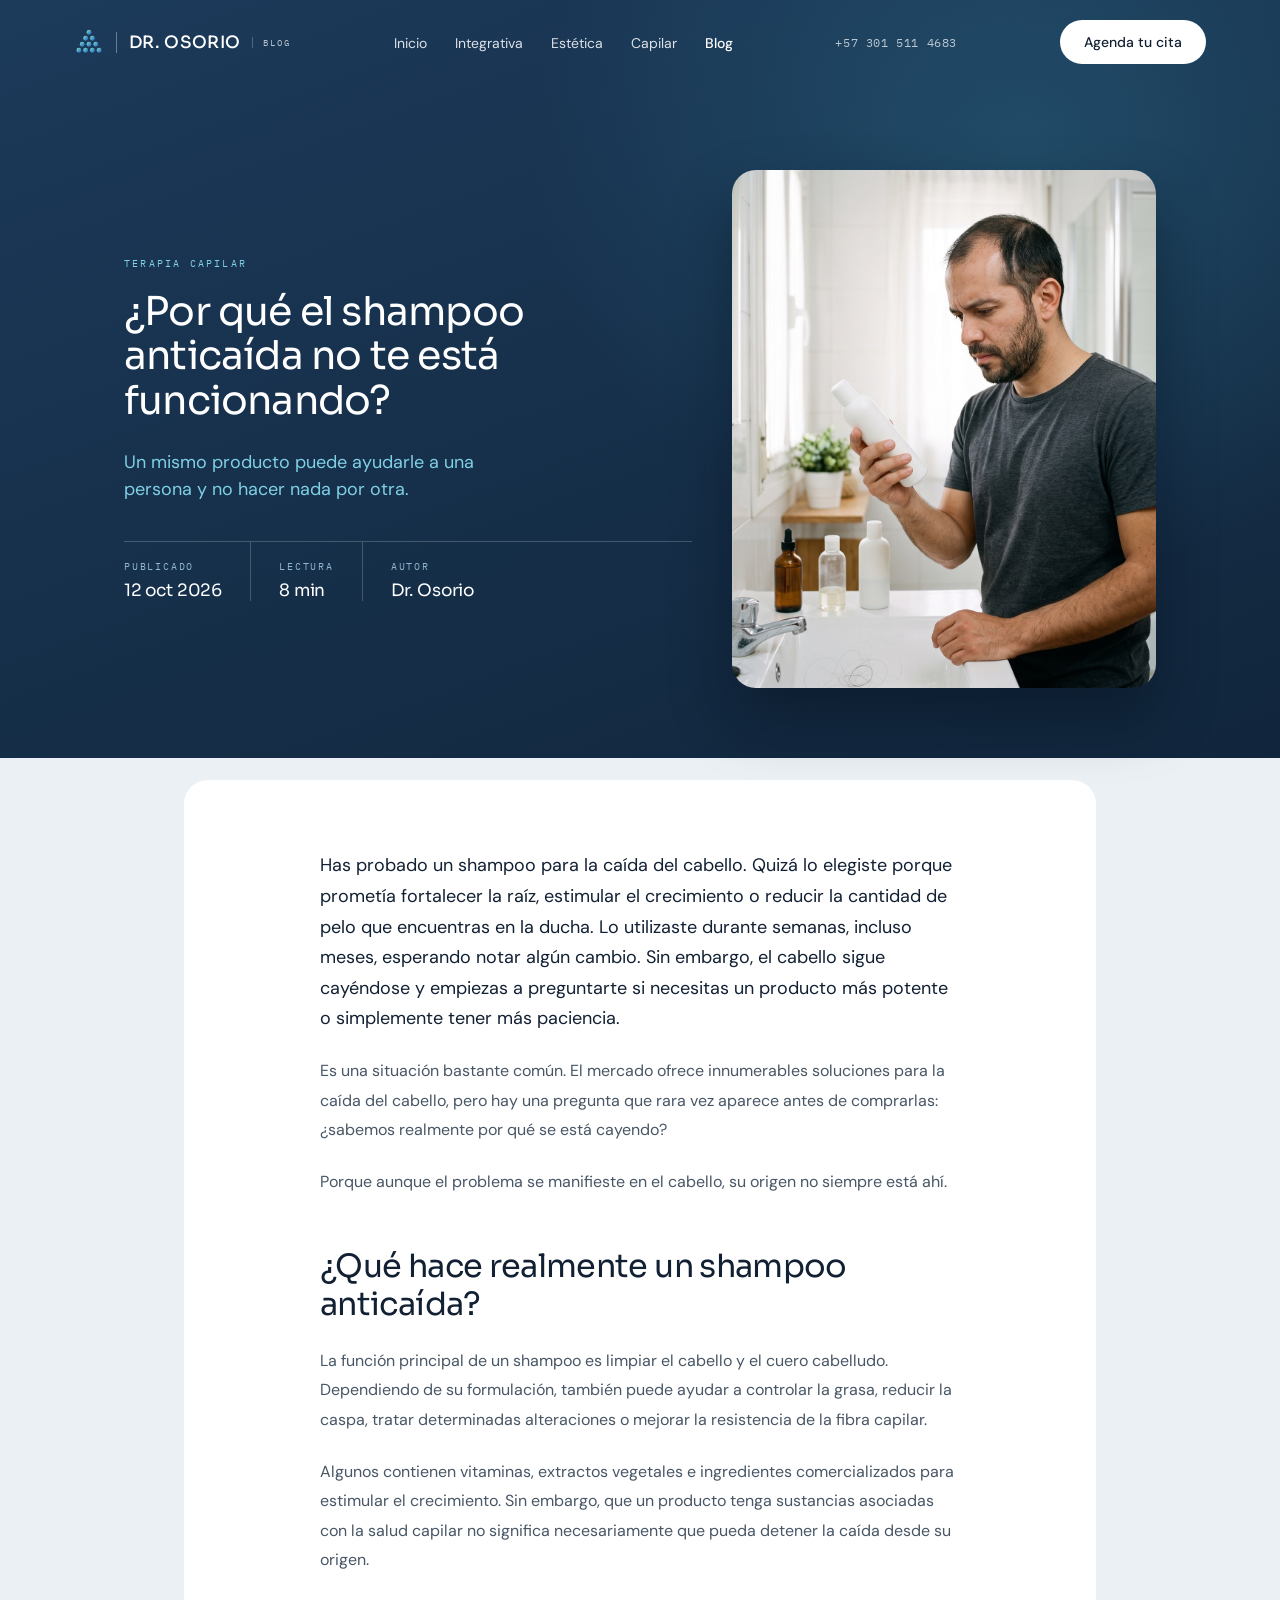
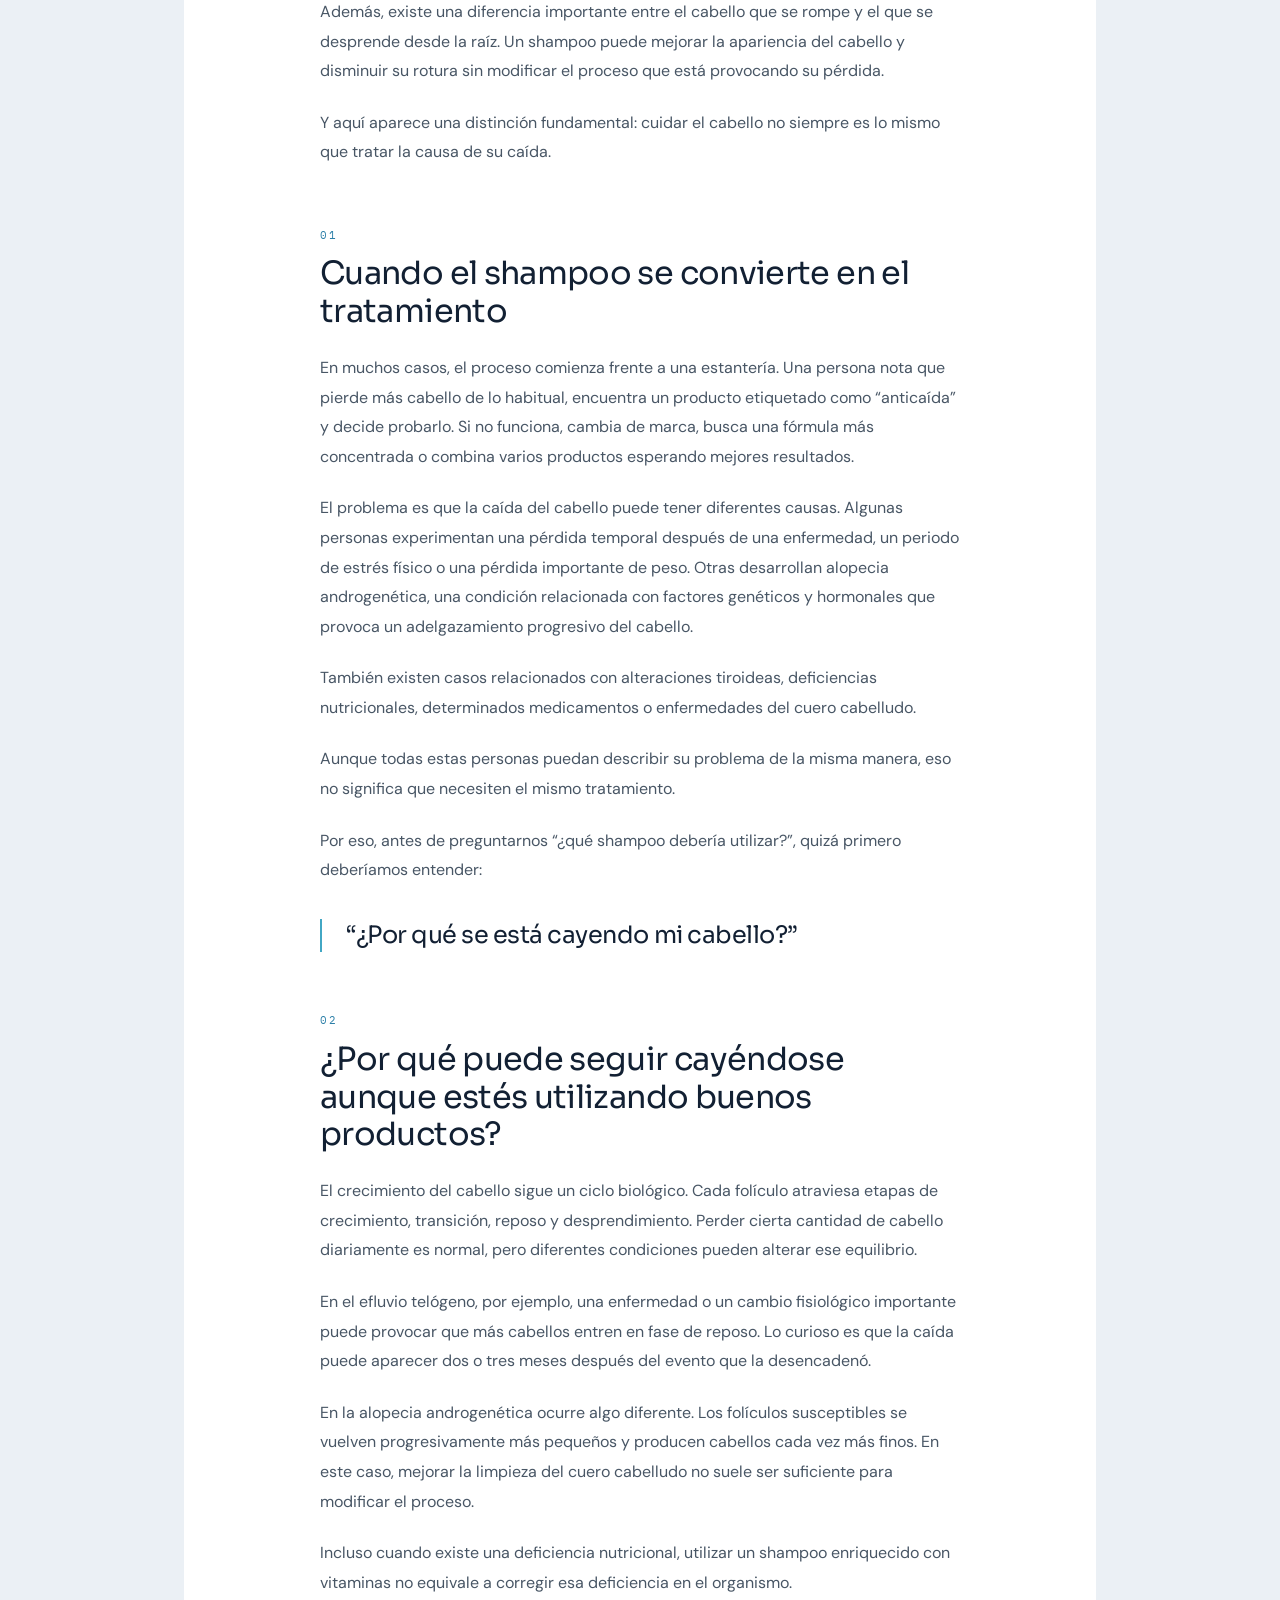
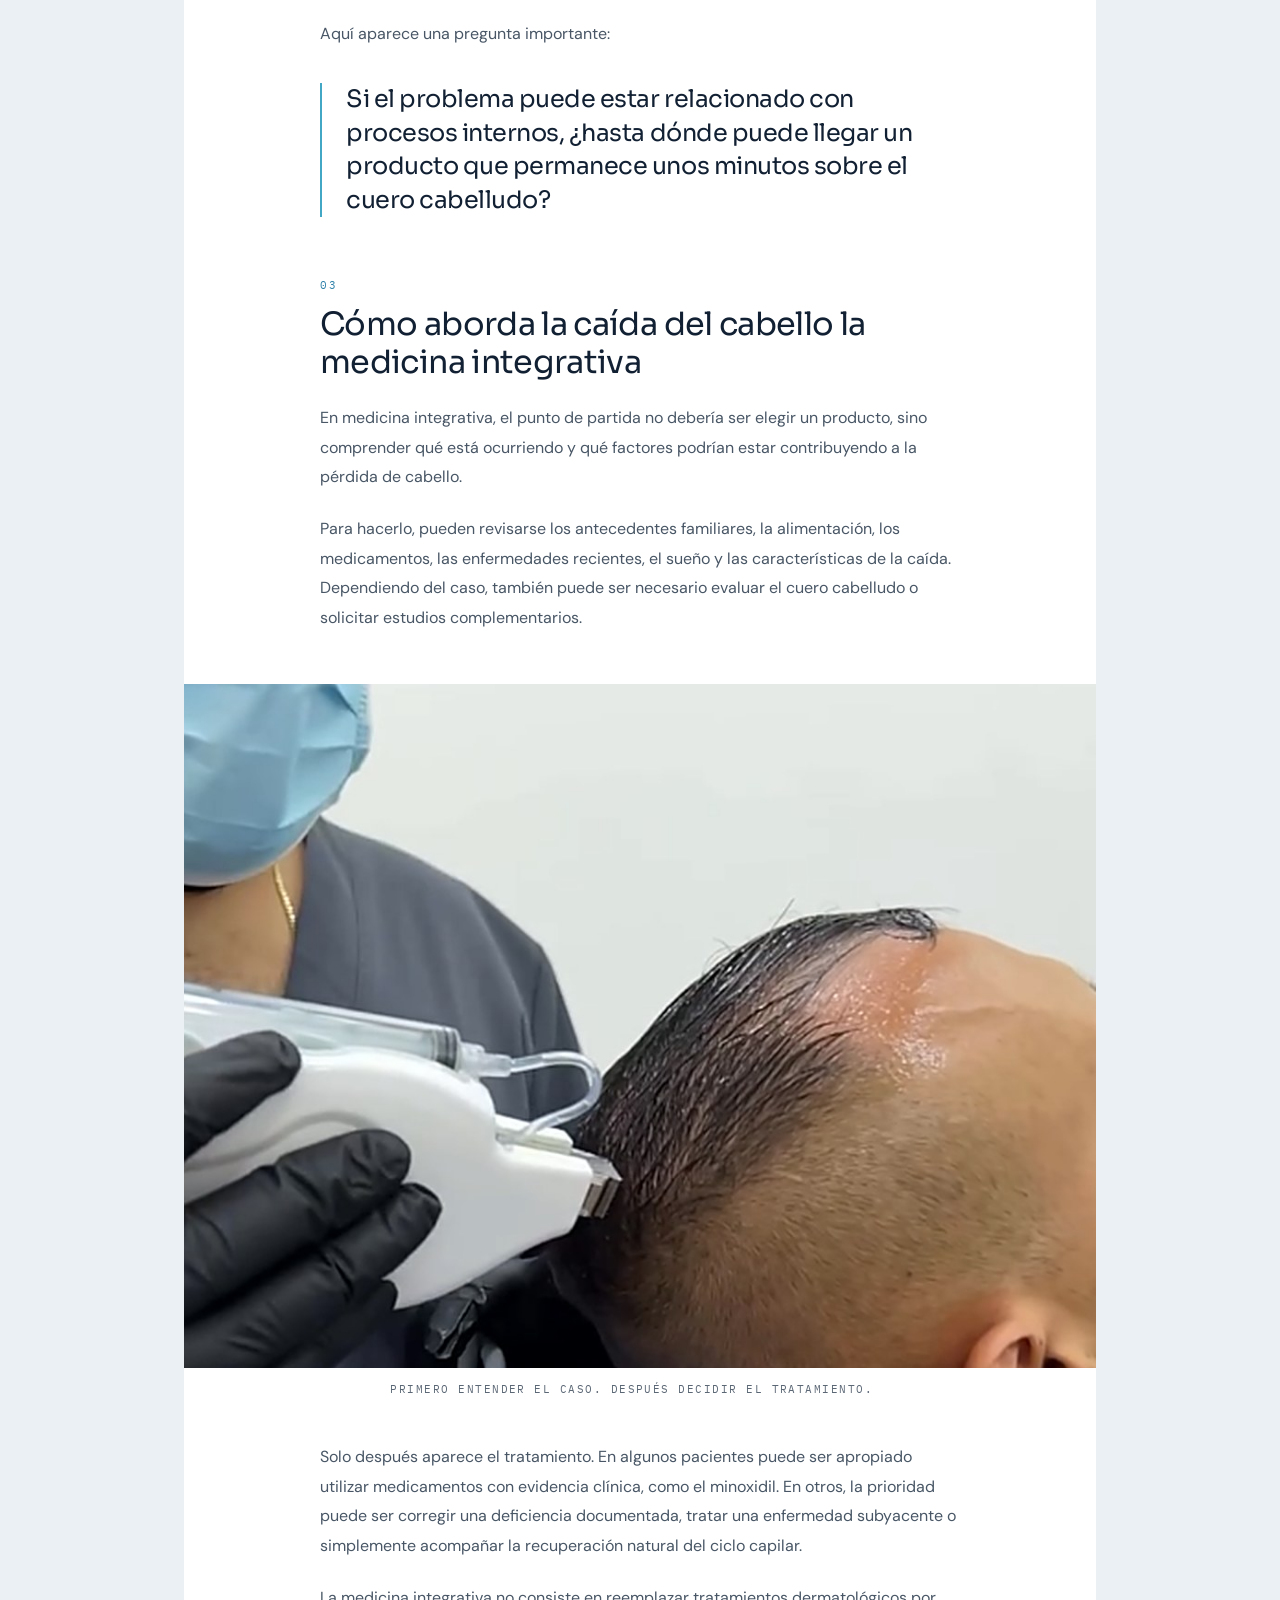
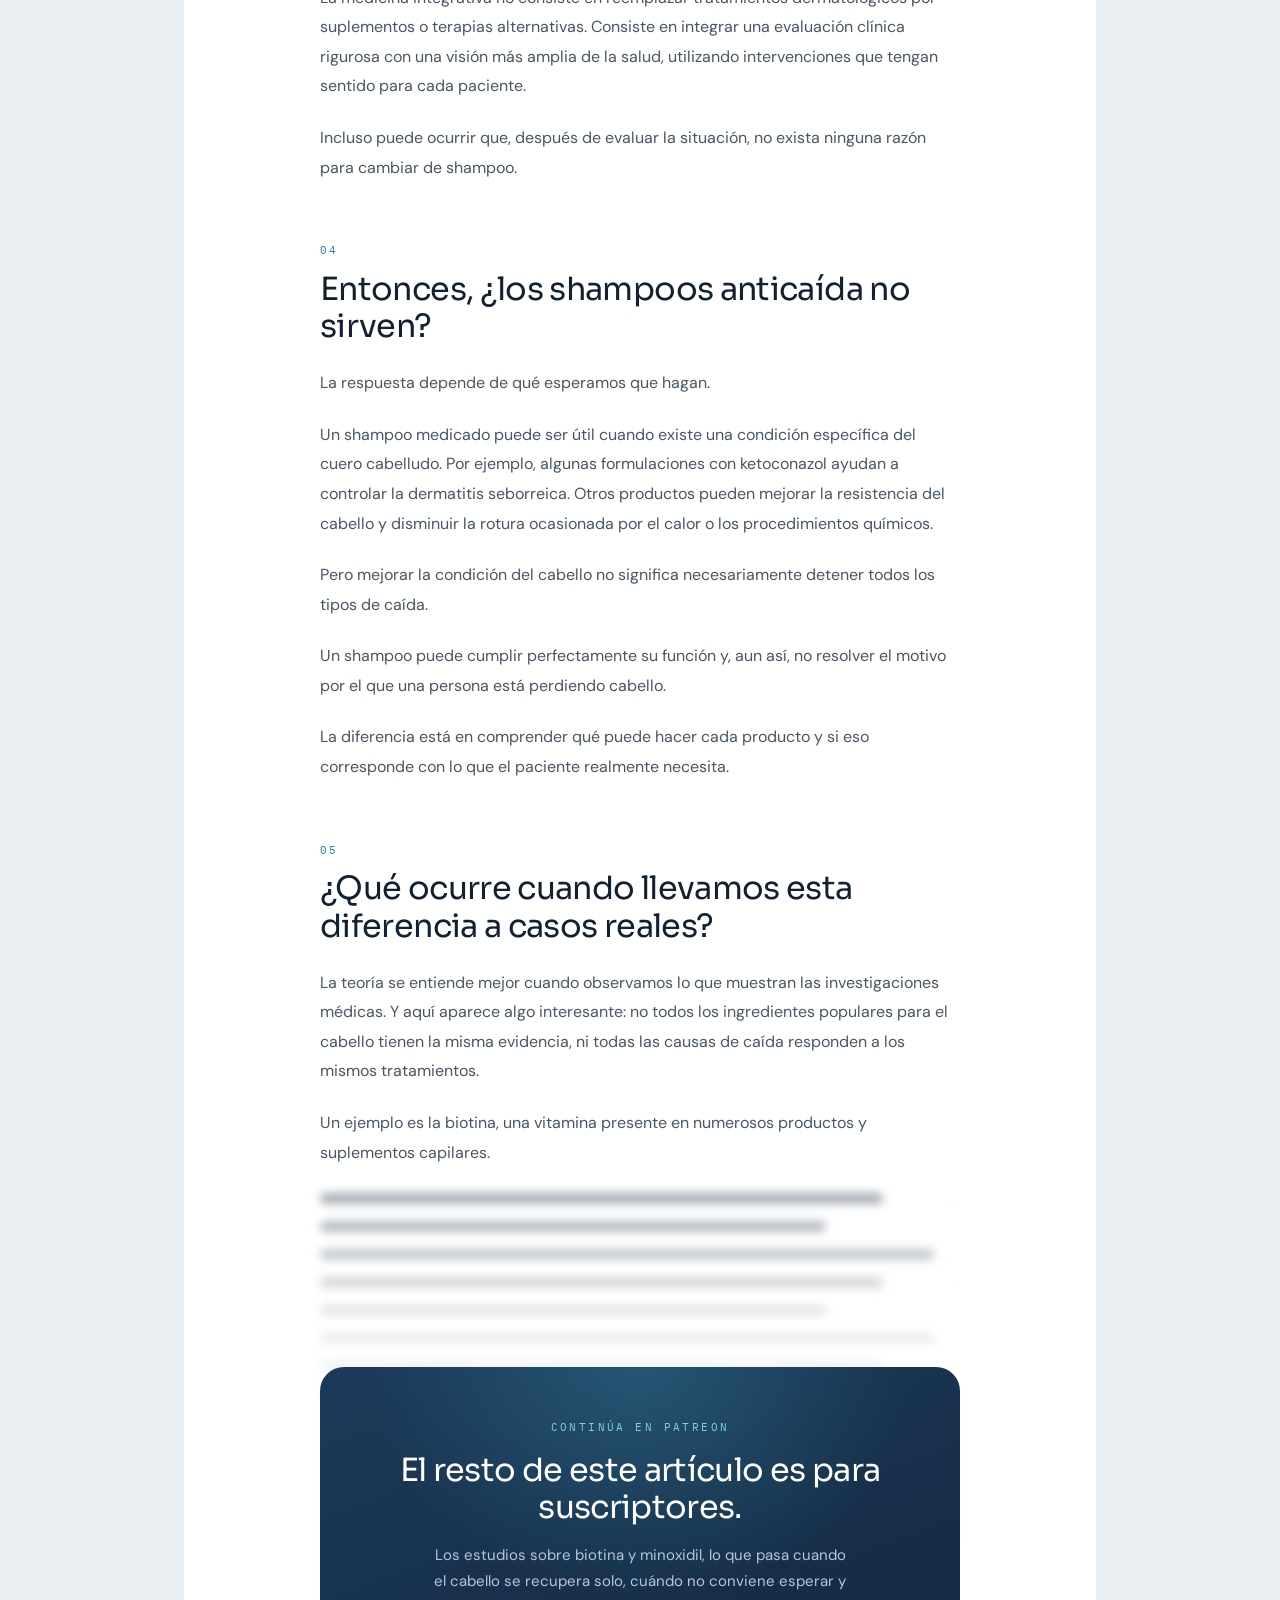
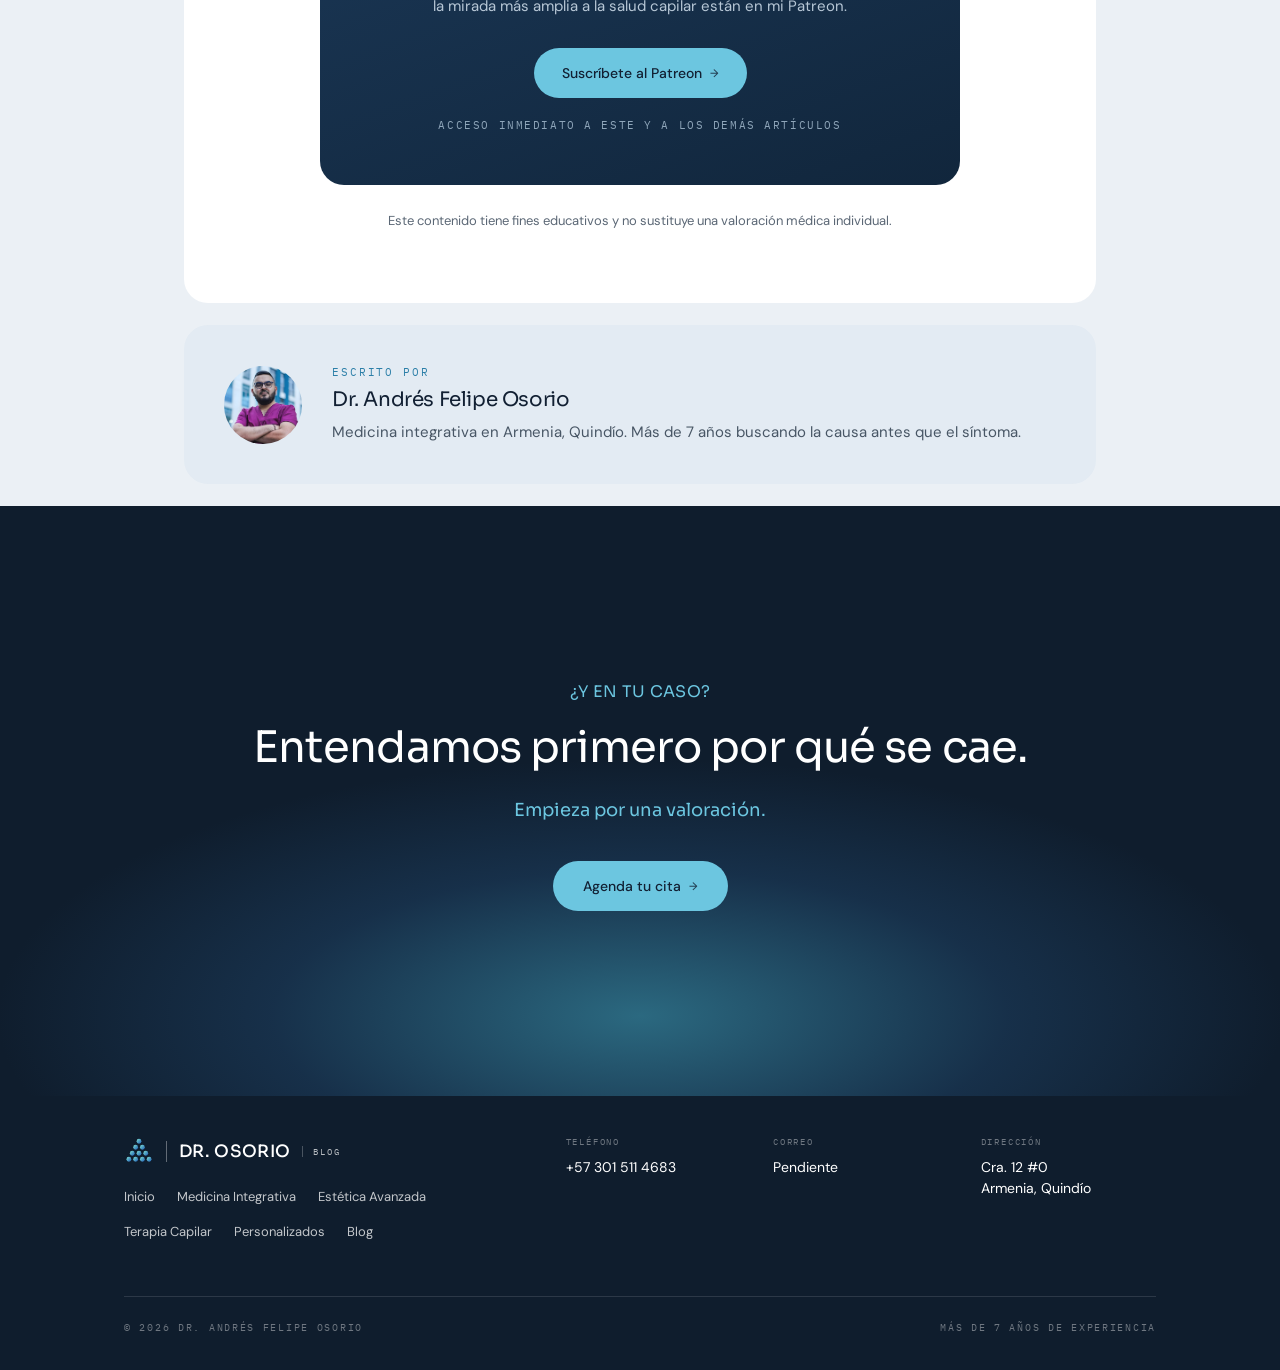
<file: blog-shampoo-anticaida.html>
<!DOCTYPE html>
<html lang="es">
<head>
<meta charset="UTF-8">
<meta name="viewport" content="width=device-width, initial-scale=1, viewport-fit=cover">
<title>¿Por qué el shampoo anticaída no te está funcionando? | Dr. Osorio</title>
<meta name="description" content="Un mismo producto puede ayudarle a una persona y no hacer nada por otra. La diferencia empieza por entender qué tipo de caída tienes antes de elegir un tratamiento.">
<!--
  WORKING COPY: recreated from the screenshot of lightcoral-shark-320578.hostingersite.com/blog.html
  Uses the same styles and blue palette as index.html and medicina-estetica.html.
  Images marked "STAND-IN" are low-res crops from the screenshot. Swap them before going live.
-->
<link rel="preconnect" href="https://fonts.googleapis.com">
<link rel="preconnect" href="https://fonts.gstatic.com" crossorigin>
<link href="https://fonts.googleapis.com/css2?family=Sora:wght@400;500&family=DM+Sans:wght@400;500;600&family=IBM+Plex+Mono:wght@400;500&display=swap" rel="stylesheet">
<style>
  :root {
    /* Brand palette: blues based on the Vital Clinic logo (navy #25537f, cyan #42a7c4). */
    --ink: #122033;          /* headings */
    --text: #485665;         /* body copy */
    --muted: #7b8794;
    --page: #ebf0f5;         /* light section background */
    --panel: #e3ebf3;        /* about-card background */
    --white: #ffffff;
    --teal: #6cc6e0;         /* primary accent / CTA buttons */
    --teal-ink: #2c7fa8;     /* small accent text on light bg */
    --forest: #25537f;       /* old stats banner color (replaced in review #2) */
    /* Brand blues sampled from the Vital Clinic logo (confirm exact values with the designer) */
    --brand-navy: #25537f;
    --brand-cyan: #42a7c4;
    --forest-btn: #25537f;
    --night: #0f1d2d;        /* CTA + footer */
    --line-dark: rgba(255,255,255,.12);

    --font-head: "Sora", "Helvetica Neue", Arial, sans-serif;
    --font-body: "DM Sans", "Helvetica Neue", Arial, sans-serif;
    --font-mono: "IBM Plex Mono", ui-monospace, "SFMono-Regular", Menlo, monospace;

    --container: 1080px;
    --radius-lg: 24px;
    --radius-md: 20px;
  }
  *, *::before, *::after { box-sizing: border-box; }
  html { scroll-behavior: smooth; }
  body {
    margin: 0;
    font-family: var(--font-body);
    color: var(--text);
    background: var(--page);
    -webkit-font-smoothing: antialiased;
  }
  img { max-width: 100%; display: block; }
  a { color: inherit; text-decoration: none; }
  .container { max-width: var(--container); margin: 0 auto; padding: 0 24px; }
  .eyebrow {
    font-family: var(--font-mono); font-size: 11px; letter-spacing: .22em;
    text-transform: uppercase; color: var(--teal-ink); margin: 0 0 14px;
  }
  h1, h2, h3 { font-family: var(--font-head); font-weight: 400; color: var(--ink); margin: 0; letter-spacing: -0.02em; }
  :focus-visible { outline: 2px solid var(--teal); outline-offset: 3px; }

  /* Buttons */
  .btn {
    display: inline-flex; align-items: center; gap: 8px;
    font-family: var(--font-body); font-weight: 500; font-size: 14px;
    padding: 16px 28px; border-radius: 999px; border: 0; cursor: pointer;
    transition: transform .15s ease, filter .15s ease;
  }
  .btn:hover { transform: translateY(-1px); filter: brightness(1.05); }
  .btn-white { background: var(--white); color: var(--ink); }
  .btn-teal { background: var(--teal); color: var(--ink); }
  .btn-forest { background: var(--forest-btn); color: var(--white); }
  .btn .arrow { font-size: 11px; opacity: .8; }

  /* ================= HEADER / NAV ================= */
  .nav {
    position: absolute; top: 0; left: 0; right: 0; z-index: 10;
    padding-top: env(safe-area-inset-top, 0px);
  }
  .nav .container { display: flex; align-items: center; justify-content: space-between; height: 84px; gap: 24px; max-width: 1180px; }
  .brand { display: flex; align-items: center; gap: 12px; color: var(--white); }
  .brand img { width: 30px; height: 30px; object-fit: contain; }
  .brand .name { font-family: var(--font-head); font-weight: 500; font-size: 17px; letter-spacing: .02em; padding-left: 12px; border-left: 1px solid rgba(255,255,255,.35); }
  .brand .tag { font-family: var(--font-mono); font-size: 9px; letter-spacing: .2em; text-transform: uppercase; opacity: .7; padding-left: 10px; border-left: 1px solid rgba(255,255,255,.35); }
  .nav-links { display: flex; align-items: center; gap: 28px; list-style: none; margin: 0; padding: 0; }
  .nav-links a { color: rgba(255,255,255,.85); font-size: 14px; }
  .nav-links a[aria-current="page"] { color: var(--white); font-weight: 500; }
  .nav-phone { font-family: var(--font-mono); font-size: 12px; color: rgba(255,255,255,.7); letter-spacing: .05em; }
  .nav .btn { padding: 13px 24px; }
  .menu-toggle { display: none; background: none; border: 1px solid rgba(255,255,255,.4); color: #fff; border-radius: 999px; padding: 10px 16px; font-size: 13px; }

  /* ================= HERO ================= */
  /* REVIEW #1: hero image must change (wellness clinic vibe, not OR gown, not AI-looking, brighter). */
  .hero {
    position: relative; min-height: 785px; display: flex; align-items: flex-end;
    color: var(--white); overflow: hidden;
    background: #1c3a5a;
  }
  .hero-media { position: absolute; inset: 0; }
  .hero-media img { width: 100%; height: 100%; object-fit: cover; object-position: 50% 30%; }
  .hero-media .placeholder {
    width: 100%; height: 100%;
    display: grid; place-items: center;
    background:
      radial-gradient(ellipse at 65% 35%, #3f6a94 0%, #22436a 45%, #12283f 100%);
    font-family: var(--font-mono); font-size: 12px; letter-spacing: .15em; text-transform: uppercase; color: rgba(255,255,255,.45);
  }
  .hero-media::after {
    /* Dark overlay that keeps text readable. Lighten these values if the new photo is already bright. */
    content: ""; position: absolute; inset: 0;
    background: linear-gradient(90deg, rgba(8,24,40,.78) 0%, rgba(8,24,40,.45) 45%, rgba(8,24,40,.15) 100%);
  }
  .hero-content { position: relative; z-index: 2; width: 100%; padding-bottom: 88px; }
  .hero-kicker { color: #a9dcee; font-size: 17px; line-height: 1.5; max-width: 300px; margin: 0 0 22px; }
  .hero h1 { color: var(--white); font-size: clamp(44px, 6vw, 84px); line-height: 1.02; max-width: 760px; }
  .hero-actions { display: flex; gap: 12px; margin-top: 40px; flex-wrap: wrap; }

  /* ================= STATS BANNER ================= */
  /* REVIEW #2: banner considered too dark / too green for the brand. Color lives in --forest. */
  /* Two options. Switch with the class on <body>: banner-navy or banner-light */
  .stats { background: var(--banner-bg); }
  .banner-navy  { --banner-bg: var(--brand-navy); --banner-text: #e6f1f7; --banner-dot: #7fd0e6; --banner-line: rgba(255,255,255,.18); }
  .banner-light { --banner-bg: #e3f1f7; --banner-text: var(--brand-navy); --banner-dot: var(--brand-cyan); --banner-line: rgba(37,83,127,.18); }
  .stats ul { display: grid; grid-template-columns: repeat(4, 1fr); list-style: none; margin: 0; padding: 0; }
  .stats li {
    display: flex; align-items: center; gap: 10px; padding: 24px 0 24px 0;
    font-family: var(--font-mono); font-size: 11px; letter-spacing: .15em; text-transform: uppercase; color: var(--banner-text);
  }
  .stats li + li { border-left: 1px solid var(--banner-line); padding-left: 24px; }
  .stats li::before { content: ""; width: 5px; height: 5px; border-radius: 50%; background: var(--banner-dot); flex: none; }

  /* ================= SECTION HEADINGS ================= */
  .section { padding: 120px 0 0; }
  .section-head { display: grid; grid-template-columns: 1fr 1fr; gap: 40px; align-items: end; margin-bottom: 56px; }
  .section-head h2 { font-size: clamp(32px, 3.4vw, 44px); line-height: 1.12; }
  .section-head > p { margin: 0; font-size: 15px; line-height: 1.7; max-width: 460px; justify-self: end; width: 100%; }

  /* ================= SERVICES ================= */
  .services-grid { display: grid; grid-template-columns: 1fr 1fr; gap: 20px; }
  .service {
    position: relative; min-height: 488px; border-radius: var(--radius-lg); overflow: hidden;
    display: flex; flex-direction: column; justify-content: flex-end;
    padding: 34px; color: var(--white);
    background: #14314f;
  }
  .service .bg { position: absolute; inset: 0; }
  .service .bg img { width: 100%; height: 62%; object-fit: cover; object-position: top center; }
  .service .bg::after {
    content: ""; position: absolute; inset: 0;
    background: linear-gradient(180deg, rgba(22,50,78,.05) 0%, rgba(22,50,78,.35) 35%, rgba(17,38,60,.92) 62%, #11263c 100%);
  }
  .service > *:not(.bg) { position: relative; z-index: 1; }
  /* Vertical (portrait) photo shown whole: photo on the right, text column on the left */
  .service--portrait { background: #11263c; }
  .service .bg--portrait { left: auto; width: 56%; }
  .service .bg--portrait img { width: 100%; height: 100%; object-fit: cover; object-position: center top; }
  .service .bg--portrait::after {
    background: linear-gradient(90deg, #11263c 0%, rgba(17,38,60,.5) 16%, rgba(17,38,60,0) 34%),
                linear-gradient(180deg, rgba(17,38,60,0) 70%, rgba(17,38,60,.6) 100%);
  }
  .service.service--portrait h3, .service.service--portrait p, .service.service--portrait .chips { max-width: 46%; }
  .service.service--portrait h3 { font-size: 26px; }
  /* Full-height card image (for clean photos without baked-in text) */
  .service .bg--full img { height: 100%; object-position: center 30%; }
  .service .bg--full::after {
    background: linear-gradient(180deg, rgba(22,50,78,0) 0%, rgba(22,50,78,.15) 30%, rgba(17,38,60,.85) 60%, #11263c 100%);
  }
  .service .num { font-family: var(--font-mono); font-size: 13px; letter-spacing: .15em; color: #a9dcee; margin-bottom: 14px; }
  .service h3 { color: var(--white); font-size: 30px; line-height: 1.15; margin-bottom: 14px; }
  .service p { margin: 0 0 18px; font-size: 14px; line-height: 1.6; max-width: 360px; color: rgba(255,255,255,.88); }
  .chips { display: flex; flex-wrap: wrap; gap: 6px; list-style: none; margin: 0 0 30px; padding: 0; }
  .chips li {
    font-family: var(--font-mono); font-size: 10px; letter-spacing: .08em; text-transform: uppercase;
    border: 1px solid rgba(255,255,255,.4); border-radius: 999px; padding: 6px 11px;
  }
  .more { font-family: var(--font-mono); font-size: 11px; letter-spacing: .18em; text-transform: uppercase; font-weight: 500; }

  /* ================= ABOUT ================= */
  .about { display: grid; grid-template-columns: 1fr 1fr; gap: 24px; }
  .about-photo { position: relative; border-radius: var(--radius-lg); overflow: hidden; min-height: 752px; background: #2d5a8a; }
  .about-photo > img { position: absolute; inset: 0; width: 100%; height: 100%; object-fit: cover; object-position: top center; }
  .badge {
    position: absolute; left: 22px; bottom: 22px; display: flex; align-items: center; gap: 14px;
    background: var(--white); border-radius: 14px; padding: 10px 26px 10px 12px;
  }
  .badge img { width: 52px; height: 52px; border-radius: 8px; object-fit: cover; }
  .badge strong { display: block; font-family: var(--font-head); font-weight: 400; font-size: 14px; color: var(--ink); }
  .badge span { font-size: 12px; color: var(--muted); display: inline-flex; align-items: center; gap: 6px; margin-top: 4px; }
  .badge span::before { content: ""; width: 6px; height: 6px; border-radius: 50%; background: #42a7c4; }
  .about-text { background: var(--panel); border-radius: var(--radius-lg); padding: 92px 60px 60px; }
  .about-text .eyebrow { color: #5b6775; font-size: 13px; letter-spacing: .25em; }
  .about-text h2 { font-size: clamp(32px, 3.4vw, 44px); line-height: 1.1; margin-bottom: 30px; }
  .about-text p { font-size: 15px; line-height: 1.8; margin: 0 0 20px; max-width: 400px; }
  .about-text blockquote { margin: 0 0 22px; padding-left: 20px; border-left: 1px solid #42a7c4; font-size: 15px; color: #394656; }
  .about-text .btn { margin-top: 20px; }

  /* ================= TESTIMONIALS ================= */
  .testimonials { display: grid; grid-template-columns: repeat(3, 1fr); gap: 20px; }
  .testimonial { background: var(--white); border-radius: var(--radius-lg); padding: 30px 30px 28px; }
  .t-head { display: flex; align-items: center; gap: 14px; margin-bottom: 20px; }
  .avatar { width: 44px; height: 44px; border-radius: 50%; background: #dceaf4; display: grid; place-items: center; font-family: var(--font-head); color: var(--ink); font-size: 15px; flex: none; }
  .t-head strong { display: block; font-family: var(--font-head); font-weight: 400; color: var(--ink); font-size: 15px; }
  .t-head small { font-family: var(--font-mono); font-size: 9px; letter-spacing: .18em; text-transform: uppercase; color: var(--muted); }
  .testimonial p { font-size: 13.5px; line-height: 1.65; margin: 0 0 16px; color: #3e4a58; }
  .testimonial .chips li { border-color: #d5dde6; color: #5b6775; font-size: 9px; }
  .testimonial .chips { margin: 0; }

  /* ================= BLOG ================= */
  .blog { display: grid; grid-template-columns: 500px 1fr; gap: 24px; }
  .blog-img { border-radius: var(--radius-lg); overflow: hidden; min-height: 458px; background: #0c131b; }
  .blog-img img { width: 100%; height: 100%; object-fit: cover; }
  .blog-card { background: var(--white); border-radius: var(--radius-lg); padding: 60px 56px; display: flex; flex-direction: column; justify-content: center; }
  .blog-card h3 { font-size: 34px; line-height: 1.18; margin-bottom: 26px; max-width: 380px; }
  .blog-card p { font-size: 14.5px; line-height: 1.75; margin: 0 0 26px; max-width: 370px; }
  .meta { font-family: var(--font-mono); font-size: 10px; letter-spacing: .15em; text-transform: uppercase; color: var(--muted); margin-bottom: 30px; }
  .blog-card .more { color: var(--ink); }
  .all-posts { display: inline-block; margin-top: 22px; font-family: var(--font-mono); font-size: 9.5px; letter-spacing: .18em; text-transform: uppercase; color: var(--teal-ink); }

  /* ================= CTA ================= */
  .cta {
    margin-top: 72px; position: relative; overflow: hidden; background: var(--night);
    text-align: center; color: var(--white); padding: 180px 24px 150px;
  }
  .cta::before {
    content: ""; position: absolute; left: 50%; bottom: -180px; transform: translateX(-50%);
    width: 1300px; height: 520px; border-radius: 50%;
    background: radial-gradient(ellipse at center, rgba(66,167,196,.55) 0%, rgba(37,83,127,.35) 40%, rgba(13,27,43,0) 70%);
    pointer-events: none;
  }
  .cta > * { position: relative; }
  .cta .kicker { color: var(--teal); font-family: var(--font-head); font-size: 16px; letter-spacing: .02em; margin: 0 0 22px; text-transform: uppercase; }
  .cta h2 { color: var(--white); font-size: clamp(34px, 4vw, 58px); line-height: 1.1; max-width: 600px; margin: 0 auto 26px; }
  .cta .sub { color: var(--teal); font-family: var(--font-head); font-size: 18px; margin: 0 0 40px; }
  .cta .btn { padding: 16px 30px; }

  /* ================= FOOTER ================= */
  .footer { background: var(--night); color: rgba(255,255,255,.75); padding: 40px 0 36px; padding-bottom: calc(36px + env(safe-area-inset-bottom, 0px)); }
  .footer-top { display: grid; grid-template-columns: 1.4fr repeat(3, .6fr); gap: 32px; }
  .footer .brand { margin-bottom: 22px; }
  .footer-links { display: flex; flex-wrap: wrap; gap: 18px 22px; list-style: none; margin: 0; padding: 0; font-size: 13px; max-width: 460px; }
  .footer-links a:hover { color: var(--white); }
  .f-col small { display: block; font-family: var(--font-mono); font-size: 9px; letter-spacing: .2em; text-transform: uppercase; color: rgba(255,255,255,.4); margin-bottom: 10px; }
  .f-col div { color: var(--white); font-size: 14px; line-height: 1.5; }
  .footer-bottom { display: flex; justify-content: space-between; gap: 20px; margin-top: 56px; padding-top: 24px; border-top: 1px solid var(--line-dark); font-family: var(--font-mono); font-size: 9.5px; letter-spacing: .18em; text-transform: uppercase; color: rgba(255,255,255,.4); }

  /* ================= HERO TEXT VARIANTS (REVIEW #1) ================= */
  .hero-light .hero-media::after {
    background: linear-gradient(90deg, rgba(247,250,252,.35) 0%, rgba(247,250,252,.8) 18%, rgba(247,250,252,.9) 30%, rgba(247,250,252,.6) 44%, rgba(247,250,252,0) 58%);
  }
  .hero-light .hero { color: var(--ink); }
  .hero-light .hero h1 { color: var(--ink); font-size: clamp(40px, 5vw, 70px); max-width: 600px; }
  .hero-light .hero-kicker { color: #2a6f9e; }
  .hero-light .hero .btn-white { box-shadow: 0 0 0 1px rgba(16,32,50,.14), 0 6px 18px rgba(16,32,50,.08); }
  .hero-light .brand { color: var(--ink); }
  .hero-light .nav .brand .name, .hero-light .nav .brand .tag { border-left-color: rgba(16,32,50,.25); }
  .hero-light .nav-links a { color: rgba(16,32,50,.75); }
  .hero-light .nav-links a[aria-current="page"] { color: var(--ink); }
  .hero-light .nav-phone { color: rgba(16,32,50,.6); }
  .hero-light .nav .btn-white { background: var(--forest-btn); color: var(--white); }
  .hero-light .menu-toggle { color: var(--ink); border-color: rgba(16,32,50,.3); }
  .hero-dark .hero-media::after {
    background: linear-gradient(180deg, rgba(8,24,40,.6) 0, rgba(8,24,40,0) 170px), linear-gradient(90deg, rgba(8,24,40,.82) 0%, rgba(8,24,40,.6) 35%, rgba(8,24,40,.15) 62%, rgba(8,24,40,0) 80%);
  }

  /* ================= RESPONSIVE ================= */
  @media (max-width: 1100px) {
    .nav-links, .nav-phone { display: none; }
    .menu-toggle { display: inline-block; }
    .blog { grid-template-columns: 1fr 1fr; }
  }
  @media (max-width: 820px) {
    .hero { min-height: 680px; }
    .hero-media img { object-position: 72% 30%; }
    .hero-light .hero-media::after { background: linear-gradient(0deg, rgba(247,250,252,.95) 0%, rgba(247,250,252,.85) 45%, rgba(247,250,252,.2) 75%, rgba(247,250,252,.35) 100%); }
    .hero-dark .hero-media::after { background: linear-gradient(0deg, rgba(8,24,40,.88) 0%, rgba(8,24,40,.6) 50%, rgba(8,24,40,.2) 100%); }
    .hero-content { padding-bottom: 64px; }
    .stats ul { grid-template-columns: 1fr 1fr; }
    .stats li:nth-child(3) { border-left: 0; padding-left: 0; }
    .stats li:nth-child(n+3) { border-top: 1px solid var(--banner-line); }
    .section { padding-top: 88px; }
    .section-head, .services-grid, .about, .testimonials, .blog, .footer-top { grid-template-columns: 1fr; }
    .section-head > p { justify-self: start; }
    .about-photo { min-height: 520px; }
    .about-text { padding: 48px 28px; }
    .blog-card { padding: 40px 28px; }
    .blog-img { min-height: 300px; }
    .brand .tag { display: none; }
    /* Portrait cards on mobile: photo on top, text below */
    .service--portrait { min-height: 700px; }
    .service .bg--portrait { width: 100%; left: 0; height: 64%; bottom: auto; }
    .service .bg--portrait img { object-position: center 30%; }
    .service .bg--portrait::after { background: linear-gradient(180deg, rgba(17,38,60,0) 55%, #11263c 100%); }
    .service.service--portrait h3, .service.service--portrait p, .service.service--portrait .chips { max-width: none; }
    .nav .btn { display: none; }
  }
  @media (prefers-reduced-motion: reduce) {
    * { transition: none !important; scroll-behavior: auto !important; }
  }

  /* ================= MEDICINA ESTÉTICA PAGE ================= */
  .page-hero .hero-content { padding-bottom: 72px; }
  .page-hero .hero-kicker { max-width: none; margin-bottom: 18px; }

  .split { display: grid; grid-template-columns: 1fr 1fr; gap: 24px; margin-top: 40px; }
  .split:first-child { margin-top: 22px; }
  .media-card { position: relative; border-radius: var(--radius-lg); overflow: hidden; background: #0c131b; }
  .media-card > img { position: absolute; inset: 0; width: 100%; height: 100%; object-fit: cover; }
  .text-card { background: var(--white); border-radius: var(--radius-lg); padding: 60px; display: flex; flex-direction: column; justify-content: center; }
  .text-card.panel { background: var(--panel); }
  .text-card .eyebrow { color: #5b6775; font-size: 13px; letter-spacing: .25em; margin-bottom: 22px; }
  .text-card h2 { font-size: clamp(32px, 3.4vw, 44px); line-height: 1.12; margin-bottom: 24px; }
  .text-card p { font-size: 15px; line-height: 1.8; margin: 0 0 20px; max-width: 410px; }
  .text-card .accent { color: var(--teal-ink); }
  .row-1 { min-height: 507px; }
  .row-2 { min-height: 631px; }
  .row-3 { min-height: 578px; }

  .soft-chips { display: flex; flex-wrap: wrap; gap: 8px; list-style: none; margin: 4px 0 24px; padding: 0; }
  .soft-chips li {
    font-family: var(--font-mono); font-size: 10px; letter-spacing: .1em; text-transform: uppercase;
    color: #2c7fa8; background: #eef5fa; border: 1px solid #bcd7e8; border-radius: 999px; padding: 8px 14px;
  }
  .panel .soft-chips li { background: #dbe9f3; }
  .text-card .btn { align-self: flex-start; margin-top: 8px; }

  /* Treatments list card */
  .treatments { margin-top: 42px; background: var(--brand-navy); color: var(--white); border-radius: var(--radius-lg); padding: 84px 80px 60px; }
  .treatments .eyebrow { color: #7fd0e6; font-size: 10px; margin-bottom: 20px; }
  .treatments h2 { color: var(--white); font-size: clamp(34px, 3.4vw, 46px); line-height: 1.12; margin-bottom: 58px; }
  .t-list { display: grid; grid-template-columns: 1fr 1fr; column-gap: 75px; list-style: none; margin: 0; padding: 0; }
  .t-list li { display: grid; grid-template-columns: 32px 1fr; padding: 24px 0 22px; border-top: 1px solid rgba(255,255,255,.16); }
  .t-list li:nth-last-child(-n+2) { border-bottom: 1px solid rgba(255,255,255,.16); }
  .t-list .n { font-family: var(--font-mono); font-size: 9px; color: #7fd0e6; padding-top: 5px; }
  .t-list strong { display: block; font-family: var(--font-head); font-weight: 500; font-size: 16px; margin-bottom: 8px; }
  .t-list span { font-size: 13px; color: rgba(255,255,255,.72); }

  .page-cta { margin-top: 22px; padding: 175px 24px 165px; }

  /* About */
  .about-page { margin-top: 22px; }
  .about-page .about-photo { min-height: 682px; }
  .about-text .sign { font-family: var(--font-head); color: var(--ink); font-size: 16px; margin: 18px 0 8px; }
  .about-text .sign-meta { font-family: var(--font-mono); font-size: 9.5px; letter-spacing: .15em; text-transform: uppercase; color: var(--muted); }

  /* Other services */
  .others { padding-top: 138px; padding-bottom: 112px; }
  .others .eyebrow { margin-bottom: 56px; }
  .mini-grid { display: grid; grid-template-columns: repeat(3, 1fr); gap: 24px; }
  .mini { position: relative; height: 318px; border-radius: var(--radius-lg); overflow: hidden; display: flex; flex-direction: column; justify-content: flex-end; padding: 26px; color: var(--white); background: #11263c; }
  .mini img { position: absolute; inset: 0; width: 100%; height: 100%; object-fit: cover; object-position: center top; }
  .mini::after { content: ""; position: absolute; inset: 0; background: linear-gradient(180deg, rgba(17,38,60,0) 35%, rgba(17,38,60,.85) 80%, #11263c 100%); }
  .mini > *:not(img) { position: relative; z-index: 1; }
  .mini h3 { color: var(--white); font-size: 22px; line-height: 1.15; margin-bottom: 16px; }

  @media (max-width: 820px) {
    .split { grid-template-columns: 1fr; }
    .row-2 .media-card { order: -1; }
    .media-card { min-height: 380px; }
    .row-1, .row-2, .row-3 { min-height: 0; }
    .text-card { padding: 44px 28px; }
    .treatments { padding: 56px 28px 40px; }
    .t-list { grid-template-columns: 1fr; }
    .t-list li:nth-last-child(2) { border-bottom: 0; }
    .about-page .about-photo { min-height: 520px; }
    .mini-grid { grid-template-columns: 1fr; }
    .others { padding-top: 88px; padding-bottom: 88px; }
  }

  /* Hero with a vertical photo in a rounded frame */
  .hero--framed { background: radial-gradient(ellipse 45% 70% at 72% 55%, rgba(66,167,196,.22) 0%, rgba(17,38,60,0) 70%), #11263c; align-items: center; }
  .hero--framed .hero-frame-wrap { position: absolute; inset: 0; display: flex; justify-content: flex-end; align-items: center; padding-top: 70px; pointer-events: none; }
  .hero-frame { margin: 0; height: min(640px, 80%); aspect-ratio: 1002 / 1420; border-radius: var(--radius-lg); overflow: hidden; box-shadow: 0 30px 60px rgba(4,12,22,.45); }
  .hero-frame img { width: 100%; height: 100%; object-fit: cover; }
  .hero--framed .hero-content { padding-bottom: 0; padding-top: 70px; }
  .hero--framed h1 { font-size: clamp(40px, 4.4vw, 68px); max-width: 600px; }
  @media (max-width: 820px) {
    .hero--framed { flex-direction: column; align-items: stretch; min-height: 0; padding: 100px 0 56px; }
    .hero--framed .hero-frame-wrap { position: static; justify-content: center; padding-top: 0; order: -1; }
    .hero-frame { height: auto; width: 100%; max-width: 420px; }
    .hero--framed .hero-content { padding-top: 36px; }
  }

  /* ================= TERAPIA CAPILAR PAGE ================= */
  .cap-r1 { min-height: 506px; }
  .cap-r2 { min-height: 595px; }
  .cap-r3 { min-height: 655px; }
  .text-card .soft-chips { margin-bottom: 8px; }
  .text-card .btn { margin-top: 28px; }

  /* Single-column treatment list with the number on the right */
  .t-list--single { grid-template-columns: 1fr; }
  .t-list--single li { grid-template-columns: 1fr auto; align-items: center; padding: 22px 0; }
  .t-list--single li:nth-last-child(-n+2) { border-bottom: 0; }
  .t-list--single li:last-child { border-bottom: 1px solid rgba(255,255,255,.16); }
  .t-list--single strong { font-size: 19px; font-weight: 400; margin: 0; }
  .t-list--single .n { padding-top: 0; }

  @media (max-width: 820px) {
    .split--text-first .media-card { order: -1; }
    .cap-r1, .cap-r2, .cap-r3 { min-height: 0; }
    .t-list--single strong { font-size: 16px; }
  }

  /* Headings with fixed line breaks on desktop, natural wrapping on phones */
  h1 .line, h2 .line { display: block; white-space: nowrap; }
  .cta h2 { max-width: none; font-size: clamp(34px, 3.4vw, 58px); line-height: 1.12; }
  /* Hero placeholder until the new image is ready */
  .page-hero .hero-media .placeholder {
    background: radial-gradient(ellipse 50% 70% at 72% 40%, rgba(66,167,196,.28) 0%, rgba(17,38,60,0) 70%), linear-gradient(135deg, #1c3a5a 0%, #11263c 100%);
    place-items: start end; padding: 120px 40px 0; color: rgba(255,255,255,.4);
  }
  @media (max-width: 820px) { h1 .line, h2 .line { display: inline; white-space: normal; } }

  /* Capilar hero: keep the trichoscope in view, soften the nav area */
  .page-hero .hero-media img { object-position: center 25%; }
  .hero-light .page-hero .hero-media::after {
    background: linear-gradient(180deg, rgba(247,250,252,.7) 0, rgba(247,250,252,0) 120px),
                linear-gradient(90deg, rgba(247,250,252,.35) 0%, rgba(247,250,252,.8) 18%, rgba(247,250,252,.9) 30%, rgba(247,250,252,.6) 44%, rgba(247,250,252,0) 58%);
  }
  @media (max-width: 820px) {
    .page-hero .hero-media img { object-position: 74% center; }
    .hero-light .page-hero .hero-media::after { background: linear-gradient(0deg, rgba(247,250,252,.95) 0%, rgba(247,250,252,.85) 40%, rgba(247,250,252,.1) 65%, rgba(247,250,252,.5) 100%); }
  }

  /* ================= BLOG PAGE ================= */
  .blog-hero {
    background: radial-gradient(ellipse 55% 80% at 80% 20%, rgba(66,167,196,.22) 0%, rgba(17,38,60,0) 70%), linear-gradient(160deg, #1c3a5a 0%, #11263c 100%);
    color: var(--white); padding: 170px 0 70px;
  }
  .blog-hero .container { display: grid; grid-template-columns: 1fr 424px; gap: 40px; align-items: center; }
  .blog-hero .eyebrow { color: #7fd0e6; font-size: 10px; margin-bottom: 20px; }
  .blog-hero h1 { color: var(--white); font-size: clamp(40px, 3.5vw, 58px); line-height: 1.08; margin-bottom: 30px; }
  .blog-hero .lead { color: #7fd0e6; font-size: 18px; line-height: 1.5; max-width: 390px; margin: 0; }
  .blog-hero figure { margin: 0; aspect-ratio: 424 / 518; border-radius: var(--radius-lg); overflow: hidden; box-shadow: 0 30px 60px rgba(4,12,22,.4); }
  .blog-hero figure img { width: 100%; height: 100%; object-fit: cover; }
  .posts { padding: 22px 0 0; }
  .posts .blog-card { background: linear-gradient(180deg, var(--white) 0%, var(--white) 45%, #eef3f8 100%); }
  .posts .blog-card .eyebrow { color: var(--teal-ink); font-size: 10px; margin-bottom: 22px; }
  .blog-cta { margin-top: 22px; padding: 175px 24px 185px; }
  @media (max-width: 820px) {
    .blog-hero { padding: 120px 0 56px; }
    .blog-hero .container { grid-template-columns: 1fr; }
    .blog-hero figure { max-width: 420px; }
  }

  /* Blog hero: real clinic photo on the right, text on a matching light wall on the left */
  .blog-photo-hero { background: #eef0f2; }
  .blog-photo-hero .hero-media { left: 47%; }
  .blog-photo-hero .hero-media img { object-position: center 30%; }
  .hero-light .blog-photo-hero .hero-media::after {
    background: linear-gradient(90deg, #eef0f2 0%, rgba(238,240,242,.7) 8%, rgba(238,240,242,0) 22%),
                linear-gradient(180deg, rgba(238,240,242,.55) 0, rgba(238,240,242,0) 110px);
  }
  .blog-photo-hero .hero-kicker { max-width: 420px; }
  .blog-photo-hero h1 { font-size: clamp(36px, 3vw, 54px); max-width: none; }
  @media (max-width: 820px) {
    .blog-photo-hero .hero-media { left: 0; }
    .blog-photo-hero .hero-media img { object-position: center 25%; }
    .hero-light .blog-photo-hero .hero-media::after { background: linear-gradient(0deg, #eef0f2 0%, rgba(238,240,242,.92) 40%, rgba(238,240,242,.1) 64%, rgba(238,240,242,.45) 100%); }
  }
  @media (min-width: 821px) and (max-width: 1680px) { .blog-photo-hero .hero-media { left: 57%; } }
</style>
<link rel="stylesheet" href="assets/css/article.css?v=5">
</head>
<body class="hero-dark banner-navy">

<!-- ================= HEADER ================= -->
<header class="nav">
  <div class="container">
    <a class="brand" href="index.html" aria-label="Dr. Osorio, inicio">
      <img src="assets/img/r-4c68d548.svg" alt="">
      <span class="name">DR. OSORIO</span>
      <span class="tag">Blog</span>
    </a>
    <ul class="nav-links">
      <li><a href="index.html">Inicio</a></li>
      <li><a href="medicina-integrativa.html">Integrativa</a></li>
      <li><a href="medicina-estetica.html">Estética</a></li>
      <li><a href="terapia-capilar.html">Capilar</a></li>
      <li><a href="blog.html" aria-current="page">Blog</a></li>
    </ul>
    <span class="nav-phone">+57 301 511 4683</span>
    <a class="btn btn-white" href="#agenda">Agenda tu cita</a>
    <button class="menu-toggle" type="button">Menú</button>
  </div>
</header>

<main>

  <!-- ================= CABECERA DE LA NOTA ================= -->
  <section class="blog-hero art">
    <div class="container">
      <div>
        <p class="eyebrow">Terapia capilar</p>
        <h1>¿Por qué el shampoo anticaída no te está funcionando?</h1>
        <p class="lead">Un mismo producto puede ayudarle a una persona y no hacer nada por otra.</p>
        <ul class="art-meta">
          <li><small>Publicado</small><b>12 oct 2026</b></li>
          <li><small>Lectura</small><b>8 min</b></li>
          <li><small>Autor</small><b>Dr. Osorio</b></li>
        </ul>
      </div>
      <figure><img src="assets/img/r-745e290f.jpg" width="1400" height="1400" alt="Un hombre mira con duda el envase de su shampoo anticaída frente al lavamanos." style="object-position: 55% center"></figure>
    </div>
  </section>

  <!-- ================= ARTÍCULO ================= -->
  <section class="post">
    <div class="container">
      <article class="post-card">
    <div class="post-body">

      <p class="lead">Has probado un shampoo para la caída del cabello. Quizá lo elegiste porque prometía fortalecer la raíz, estimular el crecimiento o reducir la cantidad de pelo que encuentras en la ducha. Lo utilizaste durante semanas, incluso meses, esperando notar algún cambio. Sin embargo, el cabello sigue cayéndose y empiezas a preguntarte si necesitas un producto más potente o simplemente tener más paciencia.</p>

      <p>Es una situación bastante común. El mercado ofrece innumerables soluciones para la caída del cabello, pero hay una pregunta que rara vez aparece antes de comprarlas: ¿sabemos realmente por qué se está cayendo?</p>

      <p>Porque aunque el problema se manifieste en el cabello, su origen no siempre está ahí.</p>

      <h2>¿Qué hace realmente un shampoo anticaída?</h2>

      <p>La función principal de un shampoo es limpiar el cabello y el cuero cabelludo. Dependiendo de su formulación, también puede ayudar a controlar la grasa, reducir la caspa, tratar determinadas alteraciones o mejorar la resistencia de la fibra capilar.</p>

      <p>Algunos contienen vitaminas, extractos vegetales e ingredientes comercializados para estimular el crecimiento. Sin embargo, que un producto tenga sustancias asociadas con la salud capilar no significa necesariamente que pueda detener la caída desde su origen.</p>

      <p>Además, existe una diferencia importante entre el cabello que se rompe y el que se desprende desde la raíz. Un shampoo puede mejorar la apariencia del cabello y disminuir su rotura sin modificar el proceso que está provocando su pérdida.</p>

      <p>Y aquí aparece una distinción fundamental: cuidar el cabello no siempre es lo mismo que tratar la causa de su caída.</p>

      <p class="num">01</p>

      <h2>Cuando el shampoo se convierte en el tratamiento</h2>

      <p>En muchos casos, el proceso comienza frente a una estantería. Una persona nota que pierde más cabello de lo habitual, encuentra un producto etiquetado como “anticaída” y decide probarlo. Si no funciona, cambia de marca, busca una fórmula más concentrada o combina varios productos esperando mejores resultados.</p>

      <p>El problema es que la caída del cabello puede tener diferentes causas. Algunas personas experimentan una pérdida temporal después de una enfermedad, un periodo de estrés físico o una pérdida importante de peso. Otras desarrollan alopecia androgenética, una condición relacionada con factores genéticos y hormonales que provoca un adelgazamiento progresivo del cabello.</p>

      <p>También existen casos relacionados con alteraciones tiroideas, deficiencias nutricionales, determinados medicamentos o enfermedades del cuero cabelludo.</p>

      <p>Aunque todas estas personas puedan describir su problema de la misma manera, eso no significa que necesiten el mismo tratamiento.</p>

      <p>Por eso, antes de preguntarnos “¿qué shampoo debería utilizar?”, quizá primero deberíamos entender:</p>

      <p class="ask-q">“¿Por qué se está cayendo mi cabello?”</p>

      <p class="num">02</p>

      <h2>¿Por qué puede seguir cayéndose aunque estés utilizando buenos productos?</h2>

      <p>El crecimiento del cabello sigue un ciclo biológico. Cada folículo atraviesa etapas de crecimiento, transición, reposo y desprendimiento. Perder cierta cantidad de cabello diariamente es normal, pero diferentes condiciones pueden alterar ese equilibrio.</p>

      <p>En el efluvio telógeno, por ejemplo, una enfermedad o un cambio fisiológico importante puede provocar que más cabellos entren en fase de reposo. Lo curioso es que la caída puede aparecer dos o tres meses después del evento que la desencadenó.</p>

      <p>En la alopecia androgenética ocurre algo diferente. Los folículos susceptibles se vuelven progresivamente más pequeños y producen cabellos cada vez más finos. En este caso, mejorar la limpieza del cuero cabelludo no suele ser suficiente para modificar el proceso.</p>

      <p>Incluso cuando existe una deficiencia nutricional, utilizar un shampoo enriquecido con vitaminas no equivale a corregir esa deficiencia en el organismo.</p>

      <p>Aquí aparece una pregunta importante:</p>

      <p class="ask-q">Si el problema puede estar relacionado con procesos internos, ¿hasta dónde puede llegar un producto que permanece unos minutos sobre el cuero cabelludo?</p>

      <p class="num">03</p>

      <h2>Cómo aborda la caída del cabello la medicina integrativa</h2>

      <p>En medicina integrativa, el punto de partida no debería ser elegir un producto, sino comprender qué está ocurriendo y qué factores podrían estar contribuyendo a la pérdida de cabello.</p>

      <p>Para hacerlo, pueden revisarse los antecedentes familiares, la alimentación, los medicamentos, las enfermedades recientes, el sueño y las características de la caída. Dependiendo del caso, también puede ser necesario evaluar el cuero cabelludo o solicitar estudios complementarios.</p>

    </div>

    <figure class="fig fig-out">
      <div class="shot r43">
        <img src="assets/img/r-04eb906f.jpg" width="1020" height="1700" loading="lazy"
             alt="El Dr. Osorio realizando un procedimiento capilar a un paciente en consulta." style="object-position: 50% 45%; transform: scale(1.03); transform-origin: 100% 50%">
      </div>
      <figcaption>Primero entender el caso. Después decidir el tratamiento.</figcaption>
    </figure>

    <div class="post-body">

      <p>Solo después aparece el tratamiento. En algunos pacientes puede ser apropiado utilizar medicamentos con evidencia clínica, como el minoxidil. En otros, la prioridad puede ser corregir una deficiencia documentada, tratar una enfermedad subyacente o simplemente acompañar la recuperación natural del ciclo capilar.</p>

      <p>La medicina integrativa no consiste en reemplazar tratamientos dermatológicos por suplementos o terapias alternativas. Consiste en integrar una evaluación clínica rigurosa con una visión más amplia de la salud, utilizando intervenciones que tengan sentido para cada paciente.</p>

      <p>Incluso puede ocurrir que, después de evaluar la situación, no exista ninguna razón para cambiar de shampoo.</p>

      <p class="num">04</p>

      <h2>Entonces, ¿los shampoos anticaída no sirven?</h2>

      <p>La respuesta depende de qué esperamos que hagan.</p>

      <p>Un shampoo medicado puede ser útil cuando existe una condición específica del cuero cabelludo. Por ejemplo, algunas formulaciones con ketoconazol ayudan a controlar la dermatitis seborreica. Otros productos pueden mejorar la resistencia del cabello y disminuir la rotura ocasionada por el calor o los procedimientos químicos.</p>

      <p>Pero mejorar la condición del cabello no significa necesariamente detener todos los tipos de caída.</p>

      <p>Un shampoo puede cumplir perfectamente su función y, aun así, no resolver el motivo por el que una persona está perdiendo cabello.</p>

      <p>La diferencia está en comprender qué puede hacer cada producto y si eso corresponde con lo que el paciente realmente necesita.</p>

      <p class="num">05</p>

      <h2>¿Qué ocurre cuando llevamos esta diferencia a casos reales?</h2>

      <p>La teoría se entiende mejor cuando observamos lo que muestran las investigaciones médicas. Y aquí aparece algo interesante: no todos los ingredientes populares para el cabello tienen la misma evidencia, ni todas las causas de caída responden a los mismos tratamientos.</p>

      <p>Un ejemplo es la biotina, una vitamina presente en numerosos productos y suplementos capilares.</p>

      <div class="gate">
        <div class="gate-blur" aria-hidden="true">
          <span></span><span></span><span></span><span></span>
          <span></span><span></span><span></span><span></span>
        </div>

        <div class="gate-card">
          <p class="eyebrow">Continúa en Patreon</p>
          <h3>El resto de este artículo es para suscriptores.</h3>
          <p>Los estudios sobre biotina y minoxidil, lo que pasa cuando el cabello se recupera solo, cuándo no conviene esperar y la mirada más amplia a la salud capilar están en mi Patreon.</p>
          <a class="btn btn-teal" href="https://www.patreon.com/" rel="noopener">Suscríbete al Patreon <span class="arrow">→</span></a>
          <p class="fine">Acceso inmediato a este y a los demás artículos</p>
        </div>
      </div>

      <p class="aviso">Este contenido tiene fines educativos y no sustituye una valoración médica individual.</p>

    </div>
  </article>

      <div class="by">
        <div class="by-img"><img src="assets/img/r-53948a6e.jpg" alt="" width="78" height="78"></div>
        <div>
          <p class="k">Escrito por</p>
          <b>Dr. Andrés Felipe Osorio</b>
          <p>Medicina integrativa en Armenia, Quindío. Más de 7 años buscando la causa antes que el síntoma.</p>
        </div>
      </div>
    </div>
  </section>

  <!-- ================= LLAMADA FINAL ================= -->
  <section class="cta blog-cta" id="agenda">
    <p class="kicker">¿Y en tu caso?</p>
    <h2>Entendamos primero por qué se cae.</h2>
    <p class="sub">Empieza por una valoración.</p>
    <a class="btn btn-teal" href="tel:+573015114683">Agenda tu cita <span class="arrow">→</span></a>
  </section>
</main>

<!-- ================= FOOTER ================= -->
<footer class="footer">
  <div class="container">
    <div class="footer-top">
      <div>
        <a class="brand" href="index.html">
          <img src="assets/img/r-4c68d548.svg" alt="">
          <span class="name">DR. OSORIO</span>
          <span class="tag">Blog</span>
        </a>
        <ul class="footer-links">
          <li><a href="index.html">Inicio</a></li>
          <li><a href="medicina-integrativa.html">Medicina Integrativa</a></li>
          <li><a href="medicina-estetica.html">Estética Avanzada</a></li>
          <li><a href="terapia-capilar.html">Terapia Capilar</a></li>
          <li><a href="tratamientos-personalizados.html">Personalizados</a></li>
          <li><a href="blog.html">Blog</a></li>
        </ul>
      </div>
      <div class="f-col"><small>Teléfono</small><div>+57 301 511 4683</div></div>
      <div class="f-col"><small>Correo</small><div>Pendiente</div></div>
      <div class="f-col"><small>Dirección</small><div>Cra. 12 #0<br>Armenia, Quindío</div></div>
    </div>
    <div class="footer-bottom">
      <span>© 2026 Dr. Andrés Felipe Osorio</span>
      <span>Más de 7 años de experiencia</span>
    </div>
  </div>
</footer>

</body>
</html>
</file>
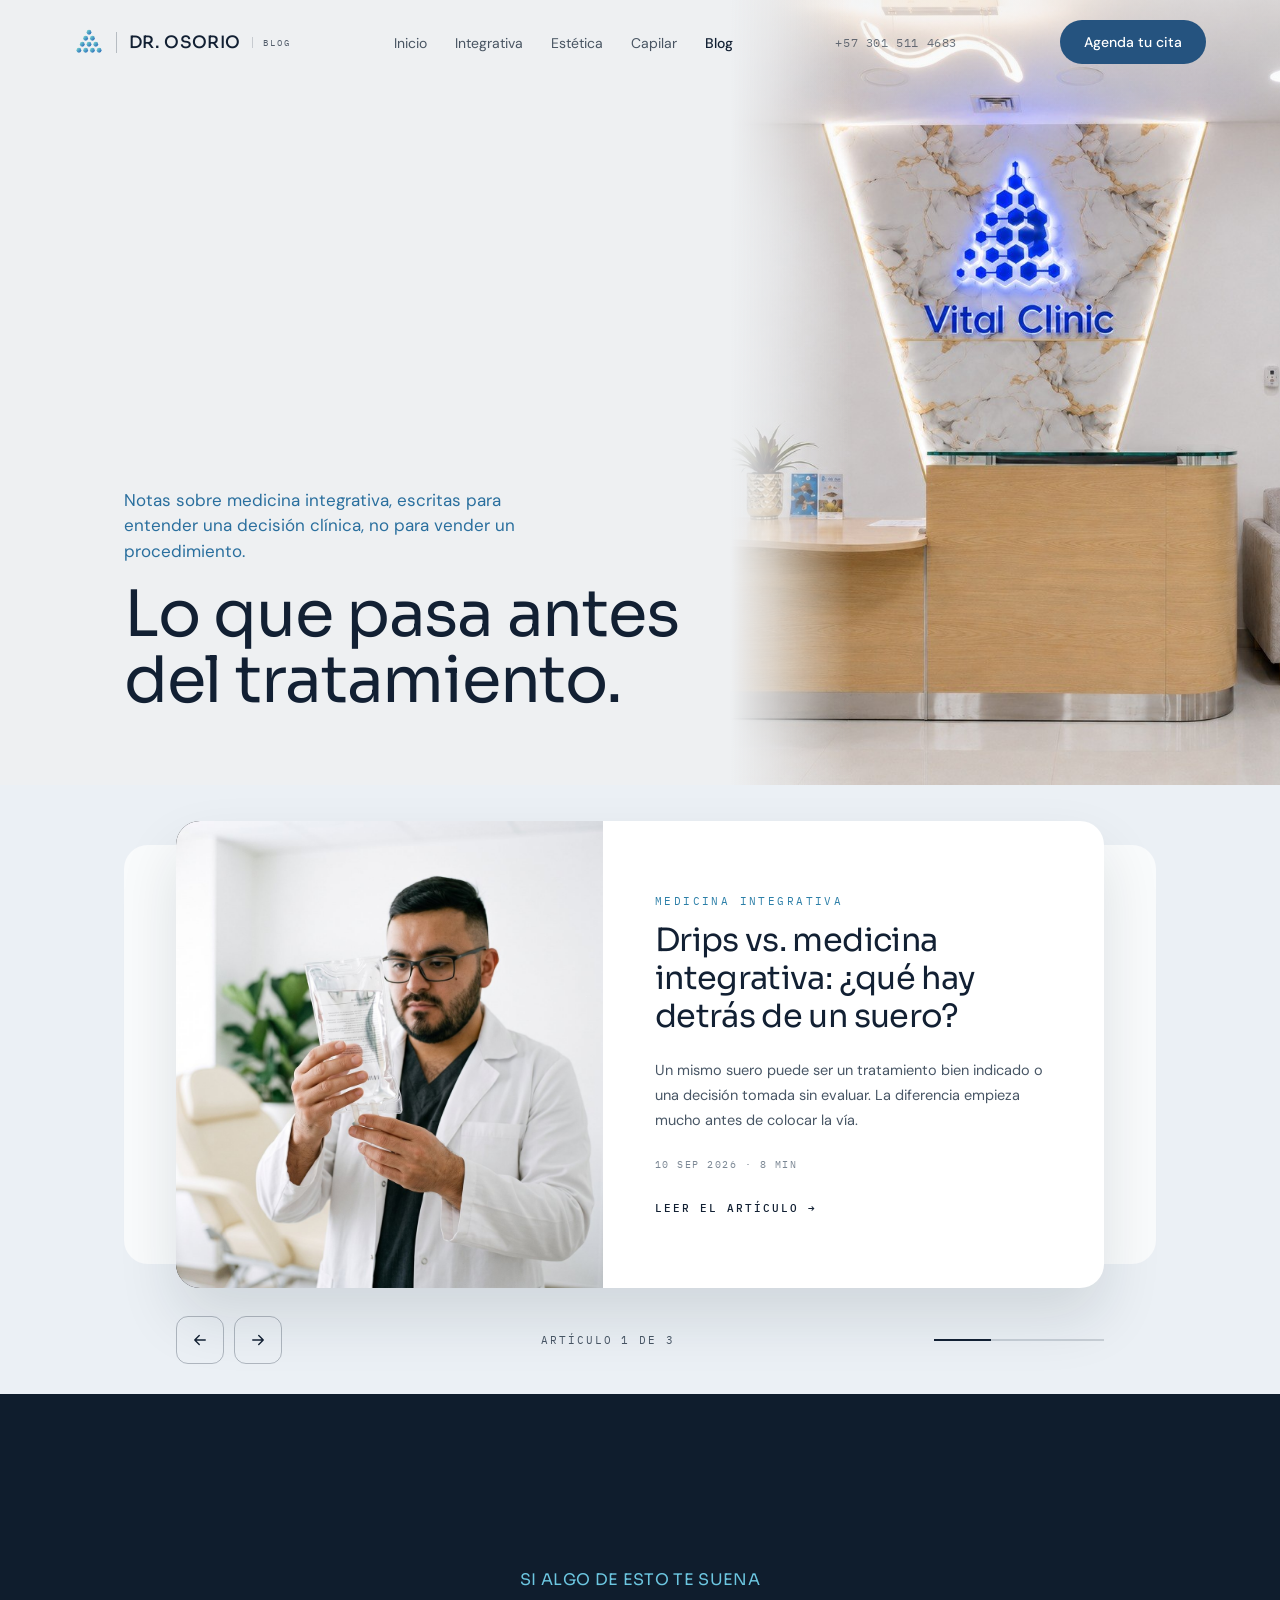
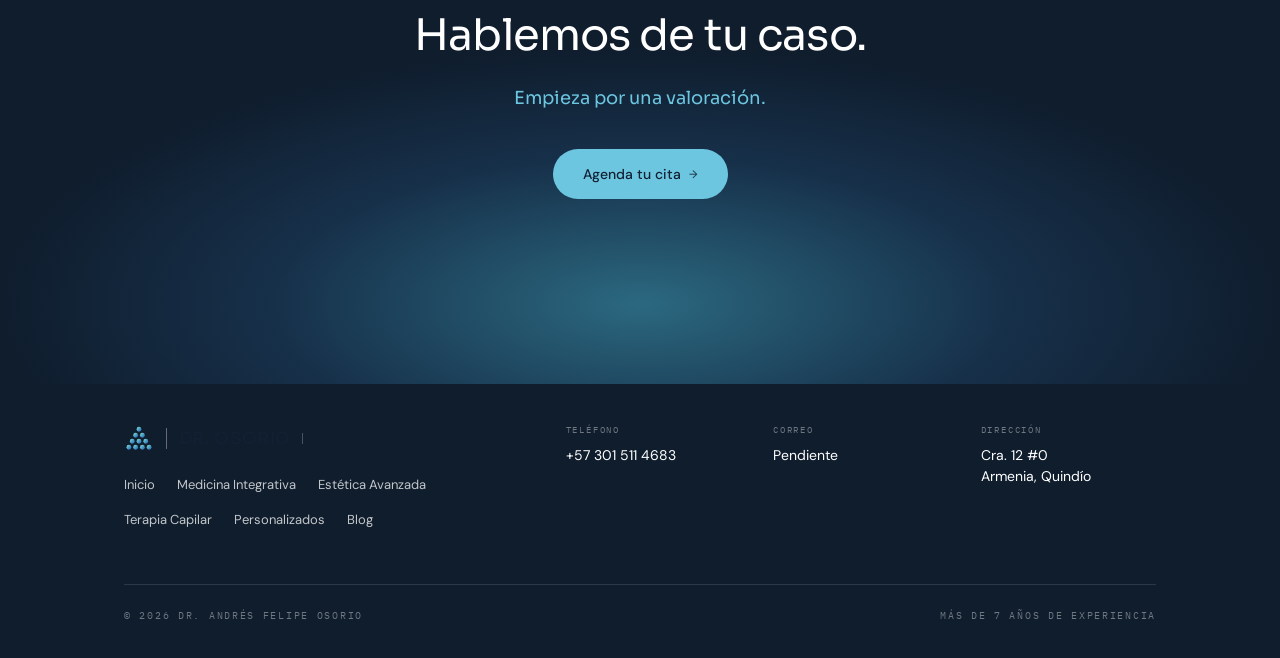
<file: blog.html>
<!DOCTYPE html>
<html lang="es">
<head>
<meta charset="UTF-8">
<meta name="viewport" content="width=device-width, initial-scale=1, viewport-fit=cover">
<title>Blog | Dr. Osorio</title>
<!--
  WORKING COPY: recreated from the screenshot of lightcoral-shark-320578.hostingersite.com/blog.html
  Uses the same styles and blue palette as index.html and medicina-estetica.html.
  Images marked "STAND-IN" are low-res crops from the screenshot. Swap them before going live.
-->
<link rel="preconnect" href="https://fonts.googleapis.com">
<link rel="preconnect" href="https://fonts.gstatic.com" crossorigin>
<link href="https://fonts.googleapis.com/css2?family=Sora:wght@400;500&family=DM+Sans:wght@400;500;600&family=IBM+Plex+Mono:wght@400;500&display=swap" rel="stylesheet">
<style>
  :root {
    /* Brand palette: blues based on the Vital Clinic logo (navy #25537f, cyan #42a7c4). */
    --ink: #122033;          /* headings */
    --text: #485665;         /* body copy */
    --muted: #7b8794;
    --page: #ebf0f5;         /* light section background */
    --panel: #e3ebf3;        /* about-card background */
    --white: #ffffff;
    --teal: #6cc6e0;         /* primary accent / CTA buttons */
    --teal-ink: #2c7fa8;     /* small accent text on light bg */
    --forest: #25537f;       /* old stats banner color (replaced in review #2) */
    /* Brand blues sampled from the Vital Clinic logo (confirm exact values with the designer) */
    --brand-navy: #25537f;
    --brand-cyan: #42a7c4;
    --forest-btn: #25537f;
    --night: #0f1d2d;        /* CTA + footer */
    --line-dark: rgba(255,255,255,.12);

    --font-head: "Sora", "Helvetica Neue", Arial, sans-serif;
    --font-body: "DM Sans", "Helvetica Neue", Arial, sans-serif;
    --font-mono: "IBM Plex Mono", ui-monospace, "SFMono-Regular", Menlo, monospace;

    --container: 1080px;
    --radius-lg: 24px;
    --radius-md: 20px;
  }
  *, *::before, *::after { box-sizing: border-box; }
  html { scroll-behavior: smooth; }
  body {
    margin: 0;
    font-family: var(--font-body);
    color: var(--text);
    background: var(--page);
    -webkit-font-smoothing: antialiased;
  }
  img { max-width: 100%; display: block; }
  a { color: inherit; text-decoration: none; }
  .container { max-width: var(--container); margin: 0 auto; padding: 0 24px; }
  .eyebrow {
    font-family: var(--font-mono); font-size: 11px; letter-spacing: .22em;
    text-transform: uppercase; color: var(--teal-ink); margin: 0 0 14px;
  }
  h1, h2, h3 { font-family: var(--font-head); font-weight: 400; color: var(--ink); margin: 0; letter-spacing: -0.02em; }
  :focus-visible { outline: 2px solid var(--teal); outline-offset: 3px; }

  /* Buttons */
  .btn {
    display: inline-flex; align-items: center; gap: 8px;
    font-family: var(--font-body); font-weight: 500; font-size: 14px;
    padding: 16px 28px; border-radius: 999px; border: 0; cursor: pointer;
    transition: transform .15s ease, filter .15s ease;
  }
  .btn:hover { transform: translateY(-1px); filter: brightness(1.05); }
  .btn-white { background: var(--white); color: var(--ink); }
  .btn-teal { background: var(--teal); color: var(--ink); }
  .btn-forest { background: var(--forest-btn); color: var(--white); }
  .btn .arrow { font-size: 11px; opacity: .8; }

  /* ================= HEADER / NAV ================= */
  .nav {
    position: absolute; top: 0; left: 0; right: 0; z-index: 10;
    padding-top: env(safe-area-inset-top, 0px);
  }
  .nav .container { display: flex; align-items: center; justify-content: space-between; height: 84px; gap: 24px; max-width: 1180px; }
  .brand { display: flex; align-items: center; gap: 12px; color: var(--white); }
  .brand img { width: 30px; height: 30px; object-fit: contain; }
  .brand .name { font-family: var(--font-head); font-weight: 500; font-size: 17px; letter-spacing: .02em; padding-left: 12px; border-left: 1px solid rgba(255,255,255,.35); }
  .brand .tag { font-family: var(--font-mono); font-size: 9px; letter-spacing: .2em; text-transform: uppercase; opacity: .7; padding-left: 10px; border-left: 1px solid rgba(255,255,255,.35); }
  .nav-links { display: flex; align-items: center; gap: 28px; list-style: none; margin: 0; padding: 0; }
  .nav-links a { color: rgba(255,255,255,.85); font-size: 14px; }
  .nav-links a[aria-current="page"] { color: var(--white); font-weight: 500; }
  .nav-phone { font-family: var(--font-mono); font-size: 12px; color: rgba(255,255,255,.7); letter-spacing: .05em; }
  .nav .btn { padding: 13px 24px; }
  .menu-toggle { display: none; background: none; border: 1px solid rgba(255,255,255,.4); color: #fff; border-radius: 999px; padding: 10px 16px; font-size: 13px; }

  /* ================= HERO ================= */
  /* REVIEW #1: hero image must change (wellness clinic vibe, not OR gown, not AI-looking, brighter). */
  .hero {
    position: relative; min-height: 785px; display: flex; align-items: flex-end;
    color: var(--white); overflow: hidden;
    background: #1c3a5a;
  }
  .hero-media { position: absolute; inset: 0; }
  .hero-media img { width: 100%; height: 100%; object-fit: cover; object-position: 50% 30%; }
  .hero-media .placeholder {
    width: 100%; height: 100%;
    display: grid; place-items: center;
    background:
      radial-gradient(ellipse at 65% 35%, #3f6a94 0%, #22436a 45%, #12283f 100%);
    font-family: var(--font-mono); font-size: 12px; letter-spacing: .15em; text-transform: uppercase; color: rgba(255,255,255,.45);
  }
  .hero-media::after {
    /* Dark overlay that keeps text readable. Lighten these values if the new photo is already bright. */
    content: ""; position: absolute; inset: 0;
    background: linear-gradient(90deg, rgba(8,24,40,.78) 0%, rgba(8,24,40,.45) 45%, rgba(8,24,40,.15) 100%);
  }
  .hero-content { position: relative; z-index: 2; width: 100%; padding-bottom: 88px; }
  .hero-kicker { color: #a9dcee; font-size: 17px; line-height: 1.5; max-width: 300px; margin: 0 0 22px; }
  .hero h1 { color: var(--white); font-size: clamp(44px, 6vw, 84px); line-height: 1.02; max-width: 760px; }
  .hero-actions { display: flex; gap: 12px; margin-top: 40px; flex-wrap: wrap; }

  /* ================= STATS BANNER ================= */
  /* REVIEW #2: banner considered too dark / too green for the brand. Color lives in --forest. */
  /* Two options. Switch with the class on <body>: banner-navy or banner-light */
  .stats { background: var(--banner-bg); }
  .banner-navy  { --banner-bg: var(--brand-navy); --banner-text: #e6f1f7; --banner-dot: #7fd0e6; --banner-line: rgba(255,255,255,.18); }
  .banner-light { --banner-bg: #e3f1f7; --banner-text: var(--brand-navy); --banner-dot: var(--brand-cyan); --banner-line: rgba(37,83,127,.18); }
  .stats ul { display: grid; grid-template-columns: repeat(4, 1fr); list-style: none; margin: 0; padding: 0; }
  .stats li {
    display: flex; align-items: center; gap: 10px; padding: 24px 0 24px 0;
    font-family: var(--font-mono); font-size: 11px; letter-spacing: .15em; text-transform: uppercase; color: var(--banner-text);
  }
  .stats li + li { border-left: 1px solid var(--banner-line); padding-left: 24px; }
  .stats li::before { content: ""; width: 5px; height: 5px; border-radius: 50%; background: var(--banner-dot); flex: none; }

  /* ================= SECTION HEADINGS ================= */
  .section { padding: 120px 0 0; }
  .section-head { display: grid; grid-template-columns: 1fr 1fr; gap: 40px; align-items: end; margin-bottom: 56px; }
  .section-head h2 { font-size: clamp(32px, 3.4vw, 44px); line-height: 1.12; }
  .section-head > p { margin: 0; font-size: 15px; line-height: 1.7; max-width: 460px; justify-self: end; width: 100%; }

  /* ================= SERVICES ================= */
  .services-grid { display: grid; grid-template-columns: 1fr 1fr; gap: 20px; }
  .service {
    position: relative; min-height: 488px; border-radius: var(--radius-lg); overflow: hidden;
    display: flex; flex-direction: column; justify-content: flex-end;
    padding: 34px; color: var(--white);
    background: #14314f;
  }
  .service .bg { position: absolute; inset: 0; }
  .service .bg img { width: 100%; height: 62%; object-fit: cover; object-position: top center; }
  .service .bg::after {
    content: ""; position: absolute; inset: 0;
    background: linear-gradient(180deg, rgba(22,50,78,.05) 0%, rgba(22,50,78,.35) 35%, rgba(17,38,60,.92) 62%, #11263c 100%);
  }
  .service > *:not(.bg) { position: relative; z-index: 1; }
  /* Vertical (portrait) photo shown whole: photo on the right, text column on the left */
  .service--portrait { background: #11263c; }
  .service .bg--portrait { left: auto; width: 56%; }
  .service .bg--portrait img { width: 100%; height: 100%; object-fit: cover; object-position: center top; }
  .service .bg--portrait::after {
    background: linear-gradient(90deg, #11263c 0%, rgba(17,38,60,.5) 16%, rgba(17,38,60,0) 34%),
                linear-gradient(180deg, rgba(17,38,60,0) 70%, rgba(17,38,60,.6) 100%);
  }
  .service.service--portrait h3, .service.service--portrait p, .service.service--portrait .chips { max-width: 46%; }
  .service.service--portrait h3 { font-size: 26px; }
  /* Full-height card image (for clean photos without baked-in text) */
  .service .bg--full img { height: 100%; object-position: center 30%; }
  .service .bg--full::after {
    background: linear-gradient(180deg, rgba(22,50,78,0) 0%, rgba(22,50,78,.15) 30%, rgba(17,38,60,.85) 60%, #11263c 100%);
  }
  .service .num { font-family: var(--font-mono); font-size: 13px; letter-spacing: .15em; color: #a9dcee; margin-bottom: 14px; }
  .service h3 { color: var(--white); font-size: 30px; line-height: 1.15; margin-bottom: 14px; }
  .service p { margin: 0 0 18px; font-size: 14px; line-height: 1.6; max-width: 360px; color: rgba(255,255,255,.88); }
  .chips { display: flex; flex-wrap: wrap; gap: 6px; list-style: none; margin: 0 0 30px; padding: 0; }
  .chips li {
    font-family: var(--font-mono); font-size: 10px; letter-spacing: .08em; text-transform: uppercase;
    border: 1px solid rgba(255,255,255,.4); border-radius: 999px; padding: 6px 11px;
  }
  .more { font-family: var(--font-mono); font-size: 11px; letter-spacing: .18em; text-transform: uppercase; font-weight: 500; }

  /* ================= ABOUT ================= */
  .about { display: grid; grid-template-columns: 1fr 1fr; gap: 24px; }
  .about-photo { position: relative; border-radius: var(--radius-lg); overflow: hidden; min-height: 752px; background: #2d5a8a; }
  .about-photo > img { position: absolute; inset: 0; width: 100%; height: 100%; object-fit: cover; object-position: top center; }
  .badge {
    position: absolute; left: 22px; bottom: 22px; display: flex; align-items: center; gap: 14px;
    background: var(--white); border-radius: 14px; padding: 10px 26px 10px 12px;
  }
  .badge img { width: 52px; height: 52px; border-radius: 8px; object-fit: cover; }
  .badge strong { display: block; font-family: var(--font-head); font-weight: 400; font-size: 14px; color: var(--ink); }
  .badge span { font-size: 12px; color: var(--muted); display: inline-flex; align-items: center; gap: 6px; margin-top: 4px; }
  .badge span::before { content: ""; width: 6px; height: 6px; border-radius: 50%; background: #42a7c4; }
  .about-text { background: var(--panel); border-radius: var(--radius-lg); padding: 92px 60px 60px; }
  .about-text .eyebrow { color: #5b6775; font-size: 13px; letter-spacing: .25em; }
  .about-text h2 { font-size: clamp(32px, 3.4vw, 44px); line-height: 1.1; margin-bottom: 30px; }
  .about-text p { font-size: 15px; line-height: 1.8; margin: 0 0 20px; max-width: 400px; }
  .about-text blockquote { margin: 0 0 22px; padding-left: 20px; border-left: 1px solid #42a7c4; font-size: 15px; color: #394656; }
  .about-text .btn { margin-top: 20px; }

  /* ================= TESTIMONIALS ================= */
  .testimonials { display: grid; grid-template-columns: repeat(3, 1fr); gap: 20px; }
  .testimonial { background: var(--white); border-radius: var(--radius-lg); padding: 30px 30px 28px; }
  .t-head { display: flex; align-items: center; gap: 14px; margin-bottom: 20px; }
  .avatar { width: 44px; height: 44px; border-radius: 50%; background: #dceaf4; display: grid; place-items: center; font-family: var(--font-head); color: var(--ink); font-size: 15px; flex: none; }
  .t-head strong { display: block; font-family: var(--font-head); font-weight: 400; color: var(--ink); font-size: 15px; }
  .t-head small { font-family: var(--font-mono); font-size: 9px; letter-spacing: .18em; text-transform: uppercase; color: var(--muted); }
  .testimonial p { font-size: 13.5px; line-height: 1.65; margin: 0 0 16px; color: #3e4a58; }
  .testimonial .chips li { border-color: #d5dde6; color: #5b6775; font-size: 9px; }
  .testimonial .chips { margin: 0; }

  /* ================= BLOG ================= */
  .blog { display: grid; grid-template-columns: 500px 1fr; gap: 24px; }
  .blog-img { border-radius: var(--radius-lg); overflow: hidden; min-height: 458px; background: #0c131b; }
  .blog-img img { width: 100%; height: 100%; object-fit: cover; }
  .blog-card { background: var(--white); border-radius: var(--radius-lg); padding: 60px 56px; display: flex; flex-direction: column; justify-content: center; }
  .blog-card h3 { font-size: 34px; line-height: 1.18; margin-bottom: 26px; max-width: 380px; }
  .blog-card p { font-size: 14.5px; line-height: 1.75; margin: 0 0 26px; max-width: 370px; }
  .meta { font-family: var(--font-mono); font-size: 10px; letter-spacing: .15em; text-transform: uppercase; color: var(--muted); margin-bottom: 30px; }
  .blog-card .more { color: var(--ink); }
  .all-posts { display: inline-block; margin-top: 22px; font-family: var(--font-mono); font-size: 9.5px; letter-spacing: .18em; text-transform: uppercase; color: var(--teal-ink); }

  /* ================= CTA ================= */
  .cta {
    margin-top: 72px; position: relative; overflow: hidden; background: var(--night);
    text-align: center; color: var(--white); padding: 180px 24px 150px;
  }
  .cta::before {
    content: ""; position: absolute; left: 50%; bottom: -180px; transform: translateX(-50%);
    width: 1300px; height: 520px; border-radius: 50%;
    background: radial-gradient(ellipse at center, rgba(66,167,196,.55) 0%, rgba(37,83,127,.35) 40%, rgba(13,27,43,0) 70%);
    pointer-events: none;
  }
  .cta > * { position: relative; }
  .cta .kicker { color: var(--teal); font-family: var(--font-head); font-size: 16px; letter-spacing: .02em; margin: 0 0 22px; text-transform: uppercase; }
  .cta h2 { color: var(--white); font-size: clamp(34px, 4vw, 58px); line-height: 1.1; max-width: 600px; margin: 0 auto 26px; }
  .cta .sub { color: var(--teal); font-family: var(--font-head); font-size: 18px; margin: 0 0 40px; }
  .cta .btn { padding: 16px 30px; }

  /* ================= FOOTER ================= */
  .footer { background: var(--night); color: rgba(255,255,255,.75); padding: 40px 0 36px; padding-bottom: calc(36px + env(safe-area-inset-bottom, 0px)); }
  .footer-top { display: grid; grid-template-columns: 1.4fr repeat(3, .6fr); gap: 32px; }
  .footer .brand { margin-bottom: 22px; }
  .footer-links { display: flex; flex-wrap: wrap; gap: 18px 22px; list-style: none; margin: 0; padding: 0; font-size: 13px; max-width: 460px; }
  .footer-links a:hover { color: var(--white); }
  .f-col small { display: block; font-family: var(--font-mono); font-size: 9px; letter-spacing: .2em; text-transform: uppercase; color: rgba(255,255,255,.4); margin-bottom: 10px; }
  .f-col div { color: var(--white); font-size: 14px; line-height: 1.5; }
  .footer-bottom { display: flex; justify-content: space-between; gap: 20px; margin-top: 56px; padding-top: 24px; border-top: 1px solid var(--line-dark); font-family: var(--font-mono); font-size: 9.5px; letter-spacing: .18em; text-transform: uppercase; color: rgba(255,255,255,.4); }

  /* ================= HERO TEXT VARIANTS (REVIEW #1) ================= */
  .hero-light .hero-media::after {
    background: linear-gradient(90deg, rgba(247,250,252,.35) 0%, rgba(247,250,252,.8) 18%, rgba(247,250,252,.9) 30%, rgba(247,250,252,.6) 44%, rgba(247,250,252,0) 58%);
  }
  .hero-light .hero { color: var(--ink); }
  .hero-light .hero h1 { color: var(--ink); font-size: clamp(40px, 5vw, 70px); max-width: 600px; }
  .hero-light .hero-kicker { color: #2a6f9e; }
  .hero-light .hero .btn-white { box-shadow: 0 0 0 1px rgba(16,32,50,.14), 0 6px 18px rgba(16,32,50,.08); }
  .hero-light .brand { color: var(--ink); }
  .hero-light .nav .brand .name, .hero-light .nav .brand .tag { border-left-color: rgba(16,32,50,.25); }
  .hero-light .nav-links a { color: rgba(16,32,50,.75); }
  .hero-light .nav-links a[aria-current="page"] { color: var(--ink); }
  .hero-light .nav-phone { color: rgba(16,32,50,.6); }
  .hero-light .nav .btn-white { background: var(--forest-btn); color: var(--white); }
  .hero-light .menu-toggle { color: var(--ink); border-color: rgba(16,32,50,.3); }
  .hero-dark .hero-media::after {
    background: linear-gradient(180deg, rgba(8,24,40,.6) 0, rgba(8,24,40,0) 170px), linear-gradient(90deg, rgba(8,24,40,.82) 0%, rgba(8,24,40,.6) 35%, rgba(8,24,40,.15) 62%, rgba(8,24,40,0) 80%);
  }

  /* ================= RESPONSIVE ================= */
  @media (max-width: 1100px) {
    .nav-links, .nav-phone { display: none; }
    .menu-toggle { display: inline-block; }
    .blog { grid-template-columns: 1fr 1fr; }
  }
  @media (max-width: 820px) {
    .hero { min-height: 680px; }
    .hero-media img { object-position: 72% 30%; }
    .hero-light .hero-media::after { background: linear-gradient(0deg, rgba(247,250,252,.95) 0%, rgba(247,250,252,.85) 45%, rgba(247,250,252,.2) 75%, rgba(247,250,252,.35) 100%); }
    .hero-dark .hero-media::after { background: linear-gradient(0deg, rgba(8,24,40,.88) 0%, rgba(8,24,40,.6) 50%, rgba(8,24,40,.2) 100%); }
    .hero-content { padding-bottom: 64px; }
    .stats ul { grid-template-columns: 1fr 1fr; }
    .stats li:nth-child(3) { border-left: 0; padding-left: 0; }
    .stats li:nth-child(n+3) { border-top: 1px solid var(--banner-line); }
    .section { padding-top: 88px; }
    .section-head, .services-grid, .about, .testimonials, .blog, .footer-top { grid-template-columns: 1fr; }
    .section-head > p { justify-self: start; }
    .about-photo { min-height: 520px; }
    .about-text { padding: 48px 28px; }
    .blog-card { padding: 40px 28px; }
    .blog-img { min-height: 300px; }
    .brand .tag { display: none; }
    /* Portrait cards on mobile: photo on top, text below */
    .service--portrait { min-height: 700px; }
    .service .bg--portrait { width: 100%; left: 0; height: 64%; bottom: auto; }
    .service .bg--portrait img { object-position: center 30%; }
    .service .bg--portrait::after { background: linear-gradient(180deg, rgba(17,38,60,0) 55%, #11263c 100%); }
    .service.service--portrait h3, .service.service--portrait p, .service.service--portrait .chips { max-width: none; }
    .nav .btn { display: none; }
  }
  @media (prefers-reduced-motion: reduce) {
    * { transition: none !important; scroll-behavior: auto !important; }
  }

  /* ================= MEDICINA ESTÉTICA PAGE ================= */
  .page-hero .hero-content { padding-bottom: 72px; }
  .page-hero .hero-kicker { max-width: none; margin-bottom: 18px; }

  .split { display: grid; grid-template-columns: 1fr 1fr; gap: 24px; margin-top: 40px; }
  .split:first-child { margin-top: 22px; }
  .media-card { position: relative; border-radius: var(--radius-lg); overflow: hidden; background: #0c131b; }
  .media-card > img { position: absolute; inset: 0; width: 100%; height: 100%; object-fit: cover; }
  .text-card { background: var(--white); border-radius: var(--radius-lg); padding: 60px; display: flex; flex-direction: column; justify-content: center; }
  .text-card.panel { background: var(--panel); }
  .text-card .eyebrow { color: #5b6775; font-size: 13px; letter-spacing: .25em; margin-bottom: 22px; }
  .text-card h2 { font-size: clamp(32px, 3.4vw, 44px); line-height: 1.12; margin-bottom: 24px; }
  .text-card p { font-size: 15px; line-height: 1.8; margin: 0 0 20px; max-width: 410px; }
  .text-card .accent { color: var(--teal-ink); }
  .row-1 { min-height: 507px; }
  .row-2 { min-height: 631px; }
  .row-3 { min-height: 578px; }

  .soft-chips { display: flex; flex-wrap: wrap; gap: 8px; list-style: none; margin: 4px 0 24px; padding: 0; }
  .soft-chips li {
    font-family: var(--font-mono); font-size: 10px; letter-spacing: .1em; text-transform: uppercase;
    color: #2c7fa8; background: #eef5fa; border: 1px solid #bcd7e8; border-radius: 999px; padding: 8px 14px;
  }
  .panel .soft-chips li { background: #dbe9f3; }
  .text-card .btn { align-self: flex-start; margin-top: 8px; }

  /* Treatments list card */
  .treatments { margin-top: 42px; background: var(--brand-navy); color: var(--white); border-radius: var(--radius-lg); padding: 84px 80px 60px; }
  .treatments .eyebrow { color: #7fd0e6; font-size: 10px; margin-bottom: 20px; }
  .treatments h2 { color: var(--white); font-size: clamp(34px, 3.4vw, 46px); line-height: 1.12; margin-bottom: 58px; }
  .t-list { display: grid; grid-template-columns: 1fr 1fr; column-gap: 75px; list-style: none; margin: 0; padding: 0; }
  .t-list li { display: grid; grid-template-columns: 32px 1fr; padding: 24px 0 22px; border-top: 1px solid rgba(255,255,255,.16); }
  .t-list li:nth-last-child(-n+2) { border-bottom: 1px solid rgba(255,255,255,.16); }
  .t-list .n { font-family: var(--font-mono); font-size: 9px; color: #7fd0e6; padding-top: 5px; }
  .t-list strong { display: block; font-family: var(--font-head); font-weight: 500; font-size: 16px; margin-bottom: 8px; }
  .t-list span { font-size: 13px; color: rgba(255,255,255,.72); }

  .page-cta { margin-top: 22px; padding: 175px 24px 165px; }

  /* About */
  .about-page { margin-top: 22px; }
  .about-page .about-photo { min-height: 682px; }
  .about-text .sign { font-family: var(--font-head); color: var(--ink); font-size: 16px; margin: 18px 0 8px; }
  .about-text .sign-meta { font-family: var(--font-mono); font-size: 9.5px; letter-spacing: .15em; text-transform: uppercase; color: var(--muted); }

  /* Other services */
  .others { padding-top: 138px; padding-bottom: 112px; }
  .others .eyebrow { margin-bottom: 56px; }
  .mini-grid { display: grid; grid-template-columns: repeat(3, 1fr); gap: 24px; }
  .mini { position: relative; height: 318px; border-radius: var(--radius-lg); overflow: hidden; display: flex; flex-direction: column; justify-content: flex-end; padding: 26px; color: var(--white); background: #11263c; }
  .mini img { position: absolute; inset: 0; width: 100%; height: 100%; object-fit: cover; object-position: center top; }
  .mini::after { content: ""; position: absolute; inset: 0; background: linear-gradient(180deg, rgba(17,38,60,0) 35%, rgba(17,38,60,.85) 80%, #11263c 100%); }
  .mini > *:not(img) { position: relative; z-index: 1; }
  .mini h3 { color: var(--white); font-size: 22px; line-height: 1.15; margin-bottom: 16px; }

  @media (max-width: 820px) {
    .split { grid-template-columns: 1fr; }
    .row-2 .media-card { order: -1; }
    .media-card { min-height: 380px; }
    .row-1, .row-2, .row-3 { min-height: 0; }
    .text-card { padding: 44px 28px; }
    .treatments { padding: 56px 28px 40px; }
    .t-list { grid-template-columns: 1fr; }
    .t-list li:nth-last-child(2) { border-bottom: 0; }
    .about-page .about-photo { min-height: 520px; }
    .mini-grid { grid-template-columns: 1fr; }
    .others { padding-top: 88px; padding-bottom: 88px; }
  }

  /* Hero with a vertical photo in a rounded frame */
  .hero--framed { background: radial-gradient(ellipse 45% 70% at 72% 55%, rgba(66,167,196,.22) 0%, rgba(17,38,60,0) 70%), #11263c; align-items: center; }
  .hero--framed .hero-frame-wrap { position: absolute; inset: 0; display: flex; justify-content: flex-end; align-items: center; padding-top: 70px; pointer-events: none; }
  .hero-frame { margin: 0; height: min(640px, 80%); aspect-ratio: 1002 / 1420; border-radius: var(--radius-lg); overflow: hidden; box-shadow: 0 30px 60px rgba(4,12,22,.45); }
  .hero-frame img { width: 100%; height: 100%; object-fit: cover; }
  .hero--framed .hero-content { padding-bottom: 0; padding-top: 70px; }
  .hero--framed h1 { font-size: clamp(40px, 4.4vw, 68px); max-width: 600px; }
  @media (max-width: 820px) {
    .hero--framed { flex-direction: column; align-items: stretch; min-height: 0; padding: 100px 0 56px; }
    .hero--framed .hero-frame-wrap { position: static; justify-content: center; padding-top: 0; order: -1; }
    .hero-frame { height: auto; width: 100%; max-width: 420px; }
    .hero--framed .hero-content { padding-top: 36px; }
  }

  /* ================= TERAPIA CAPILAR PAGE ================= */
  .cap-r1 { min-height: 506px; }
  .cap-r2 { min-height: 595px; }
  .cap-r3 { min-height: 655px; }
  .text-card .soft-chips { margin-bottom: 8px; }
  .text-card .btn { margin-top: 28px; }

  /* Single-column treatment list with the number on the right */
  .t-list--single { grid-template-columns: 1fr; }
  .t-list--single li { grid-template-columns: 1fr auto; align-items: center; padding: 22px 0; }
  .t-list--single li:nth-last-child(-n+2) { border-bottom: 0; }
  .t-list--single li:last-child { border-bottom: 1px solid rgba(255,255,255,.16); }
  .t-list--single strong { font-size: 19px; font-weight: 400; margin: 0; }
  .t-list--single .n { padding-top: 0; }

  @media (max-width: 820px) {
    .split--text-first .media-card { order: -1; }
    .cap-r1, .cap-r2, .cap-r3 { min-height: 0; }
    .t-list--single strong { font-size: 16px; }
  }

  /* Headings with fixed line breaks on desktop, natural wrapping on phones */
  h1 .line, h2 .line { display: block; white-space: nowrap; }
  .cta h2 { max-width: none; font-size: clamp(34px, 3.4vw, 58px); line-height: 1.12; }
  /* Hero placeholder until the new image is ready */
  .page-hero .hero-media .placeholder {
    background: radial-gradient(ellipse 50% 70% at 72% 40%, rgba(66,167,196,.28) 0%, rgba(17,38,60,0) 70%), linear-gradient(135deg, #1c3a5a 0%, #11263c 100%);
    place-items: start end; padding: 120px 40px 0; color: rgba(255,255,255,.4);
  }
  @media (max-width: 820px) { h1 .line, h2 .line { display: inline; white-space: normal; } }

  /* Capilar hero: keep the trichoscope in view, soften the nav area */
  .page-hero .hero-media img { object-position: center 25%; }
  .hero-light .page-hero .hero-media::after {
    background: linear-gradient(180deg, rgba(247,250,252,.7) 0, rgba(247,250,252,0) 120px),
                linear-gradient(90deg, rgba(247,250,252,.35) 0%, rgba(247,250,252,.8) 18%, rgba(247,250,252,.9) 30%, rgba(247,250,252,.6) 44%, rgba(247,250,252,0) 58%);
  }
  @media (max-width: 820px) {
    .page-hero .hero-media img { object-position: 74% center; }
    .hero-light .page-hero .hero-media::after { background: linear-gradient(0deg, rgba(247,250,252,.95) 0%, rgba(247,250,252,.85) 40%, rgba(247,250,252,.1) 65%, rgba(247,250,252,.5) 100%); }
  }

  /* ================= BLOG PAGE ================= */
  .blog-hero {
    background: radial-gradient(ellipse 55% 80% at 80% 20%, rgba(66,167,196,.22) 0%, rgba(17,38,60,0) 70%), linear-gradient(160deg, #1c3a5a 0%, #11263c 100%);
    color: var(--white); padding: 170px 0 70px;
  }
  .blog-hero .container { display: grid; grid-template-columns: 1fr 424px; gap: 40px; align-items: center; }
  .blog-hero .eyebrow { color: #7fd0e6; font-size: 10px; margin-bottom: 20px; }
  .blog-hero h1 { color: var(--white); font-size: clamp(40px, 3.5vw, 58px); line-height: 1.08; margin-bottom: 30px; }
  .blog-hero .lead { color: #7fd0e6; font-size: 18px; line-height: 1.5; max-width: 390px; margin: 0; }
  .blog-hero figure { margin: 0; aspect-ratio: 424 / 518; border-radius: var(--radius-lg); overflow: hidden; box-shadow: 0 30px 60px rgba(4,12,22,.4); }
  .blog-hero figure img { width: 100%; height: 100%; object-fit: cover; }
  .posts { padding: 22px 0 0; }
  .posts .blog-card { background: linear-gradient(180deg, var(--white) 0%, var(--white) 45%, #eef3f8 100%); }
  .posts .blog-card .eyebrow { color: var(--teal-ink); font-size: 10px; margin-bottom: 22px; }
  .blog-cta { margin-top: 22px; padding: 175px 24px 185px; }
  @media (max-width: 820px) {
    .blog-hero { padding: 120px 0 56px; }
    .blog-hero .container { grid-template-columns: 1fr; }
    .blog-hero figure { max-width: 420px; }
  }

  /* Blog hero: real clinic photo on the right, text on a matching light wall on the left */
  .blog-photo-hero { background: #eef0f2; }
  .blog-photo-hero .hero-media { left: 47%; }
  .blog-photo-hero .hero-media img { object-position: center 30%; }
  .hero-light .blog-photo-hero .hero-media::after {
    background: linear-gradient(90deg, #eef0f2 0%, rgba(238,240,242,.7) 8%, rgba(238,240,242,0) 22%),
                linear-gradient(180deg, rgba(238,240,242,.55) 0, rgba(238,240,242,0) 110px);
  }
  .blog-photo-hero .hero-kicker { max-width: 420px; }
  .blog-photo-hero h1 { font-size: clamp(36px, 3vw, 54px); max-width: none; }
  @media (max-width: 820px) {
    .blog-photo-hero .hero-media { left: 0; }
    .blog-photo-hero .hero-media img { object-position: center 25%; }
    .hero-light .blog-photo-hero .hero-media::after { background: linear-gradient(0deg, #eef0f2 0%, rgba(238,240,242,.92) 40%, rgba(238,240,242,.1) 64%, rgba(238,240,242,.45) 100%); }
  }
  @media (min-width: 821px) and (max-width: 1680px) { .blog-photo-hero .hero-media { left: 57%; } }
</style>
<link rel="stylesheet" href="assets/css/carousel.css?v=2">
<script>document.documentElement.classList.add('js')</script>
</head>
<body class="hero-light banner-navy">

<!-- ================= HEADER ================= -->
<header class="nav">
  <div class="container">
    <a class="brand" href="index.html" aria-label="Dr. Osorio, inicio">
      <img src="assets/img/r-4c68d548.svg" alt="">
      <span class="name">DR. OSORIO</span>
      <span class="tag">Blog</span>
    </a>
    <ul class="nav-links">
      <li><a href="index.html">Inicio</a></li>
      <li><a href="medicina-integrativa.html">Integrativa</a></li>
      <li><a href="medicina-estetica.html">Estética</a></li>
      <li><a href="terapia-capilar.html">Capilar</a></li>
      <li><a href="blog.html" aria-current="page">Blog</a></li>
    </ul>
    <span class="nav-phone">+57 301 511 4683</span>
    <a class="btn btn-white" href="#agenda">Agenda tu cita</a>
    <button class="menu-toggle" type="button">Menú</button>
  </div>
</header>

<main>

  <!-- ================= HERO: real photo of the Vital Clinic reception. File: images/blog-hero.jpg ================= -->
  <section class="hero page-hero blog-photo-hero">
    <div class="hero-media">
      <img src="assets/img/r-76f9df97.jpg" alt="Recepción de Vital Clinic en Armenia">
    </div>
    <div class="container hero-content">
      <p class="hero-kicker">Notas sobre medicina integrativa, escritas para entender una decisión clínica, no para vender un procedimiento.</p>
      <h1><span class="line">Lo que pasa antes</span> <span class="line">del tratamiento.</span></h1>
    </div>
  </section>

  <!-- ================= POSTS ================= -->
  <section class="posts">
    <div class="container">
      <div class="carousel" role="region" aria-roledescription="carrusel" aria-label="Artículos del blog">
        <div class="carousel-stage">
          <div class="slides" aria-live="polite">
        <article class="slide" role="group" aria-roledescription="diapositiva" aria-label="1 de 3">
          <div class="slide-img"><img src="assets/img/r-41091b83.jpg" alt="Dr. Andrés Osorio revisando una bolsa de suero" style="object-position: 60% 40%" loading="lazy"></div>
          <div class="slide-txt">
            <p class="eyebrow">Medicina integrativa</p>
            <h3>Drips vs. medicina integrativa: ¿qué hay detrás de un suero?</h3>
            <p>Un mismo suero puede ser un tratamiento bien indicado o una decisión tomada sin evaluar. La diferencia empieza mucho antes de colocar la vía.</p>
            <div class="meta">10 Sep 2026 · 8 min</div>
            <a class="more" href="blog-drips-vs-medicina-integrativa.html">Leer el artículo →</a>
          </div>
        </article>
        <article class="slide" role="group" aria-roledescription="diapositiva" aria-label="2 de 3">
          <div class="slide-img"><img src="assets/img/r-745e290f.jpg" alt="Hombre mirando con duda su shampoo anticaída" style="object-position: 55% center" loading="lazy"></div>
          <div class="slide-txt">
            <p class="eyebrow">Terapia capilar</p>
            <h3>¿Por qué el shampoo anticaída no te está funcionando?</h3>
            <p>Un mismo producto puede ayudarle a una persona y no hacer nada por otra. La diferencia empieza por entender qué tipo de caída tienes antes de elegir un tratamiento.</p>
            <div class="meta">12 Oct 2026 · 8 min</div>
            <a class="more" href="blog-shampoo-anticaida.html">Leer el artículo →</a>
          </div>
        </article>
        <article class="slide" role="group" aria-roledescription="diapositiva" aria-label="3 de 3">
          <div class="slide-img"><img src="assets/img/blog-estetica.jpg" alt="Paciente recibiendo un tratamiento estético facial" style="object-position: center 40%" loading="lazy"></div>
          <div class="slide-txt">
            <p class="eyebrow">Medicina estética</p>
            <h3>¿Cómo elegir el procedimiento estético indicado para mí?</h3>
            <p>Aunque varios procedimientos prometen resultados similares, no todos funcionan de la misma manera. De hecho, dos personas pueden querer mejorar exactamente lo mismo y necesitar tratamientos completamente diferentes.</p>
            <div class="meta">12 Oct 2026 · 5 min</div>
            <a class="more" href="blog-elegir-procedimiento-estetico.html">Leer el artículo →</a>
          </div>
        </article>
          </div>
        </div>
        <div class="carousel-bar" hidden>
          <div class="car-btns">
            <button class="car-btn" type="button" data-dir="-1" aria-label="Artículo anterior"><svg viewBox="0 0 24 24" width="18" height="18" aria-hidden="true"><path d="M19 12H5M11 6l-6 6 6 6" fill="none" stroke="currentColor" stroke-width="1.8" stroke-linecap="round" stroke-linejoin="round"/></svg></button>
            <button class="car-btn" type="button" data-dir="1" aria-label="Artículo siguiente"><svg viewBox="0 0 24 24" width="18" height="18" aria-hidden="true"><path d="M5 12h14M13 6l6 6-6 6" fill="none" stroke="currentColor" stroke-width="1.8" stroke-linecap="round" stroke-linejoin="round"/></svg></button>
          </div>
          <p class="car-count">Artículo <span class="car-i">1</span> de 3</p>
          <div class="car-progress" aria-hidden="true"><i></i></div>
        </div>
      </div>
    </div>
  </section>

  <!-- ================= CTA BAND ================= -->
  <section class="cta blog-cta" id="agenda">
    <p class="kicker">Si algo de esto te suena</p>
    <h2>Hablemos de tu caso.</h2>
    <p class="sub">Empieza por una valoración.</p>
    <a class="btn btn-teal" href="tel:+573015114683">Agenda tu cita <span class="arrow">→</span></a>
  </section>
</main>

<!-- ================= FOOTER ================= -->
<footer class="footer">
  <div class="container">
    <div class="footer-top">
      <div>
        <a class="brand" href="index.html">
          <img src="assets/img/r-4c68d548.svg" alt="">
          <span class="name">DR. OSORIO</span>
          <span class="tag">Blog</span>
        </a>
        <ul class="footer-links">
          <li><a href="index.html">Inicio</a></li>
          <li><a href="medicina-integrativa.html">Medicina Integrativa</a></li>
          <li><a href="medicina-estetica.html">Estética Avanzada</a></li>
          <li><a href="terapia-capilar.html">Terapia Capilar</a></li>
          <li><a href="tratamientos-personalizados.html">Personalizados</a></li>
          <li><a href="blog.html">Blog</a></li>
        </ul>
      </div>
      <div class="f-col"><small>Teléfono</small><div>+57 301 511 4683</div></div>
      <div class="f-col"><small>Correo</small><div>Pendiente</div></div>
      <div class="f-col"><small>Dirección</small><div>Cra. 12 #0<br>Armenia, Quindío</div></div>
    </div>
    <div class="footer-bottom">
      <span>© 2026 Dr. Andrés Felipe Osorio</span>
      <span>Más de 7 años de experiencia</span>
    </div>
  </div>
</footer>

<script src="assets/js/carousel.js?v=2"></script>
</body>
</html>
</file>
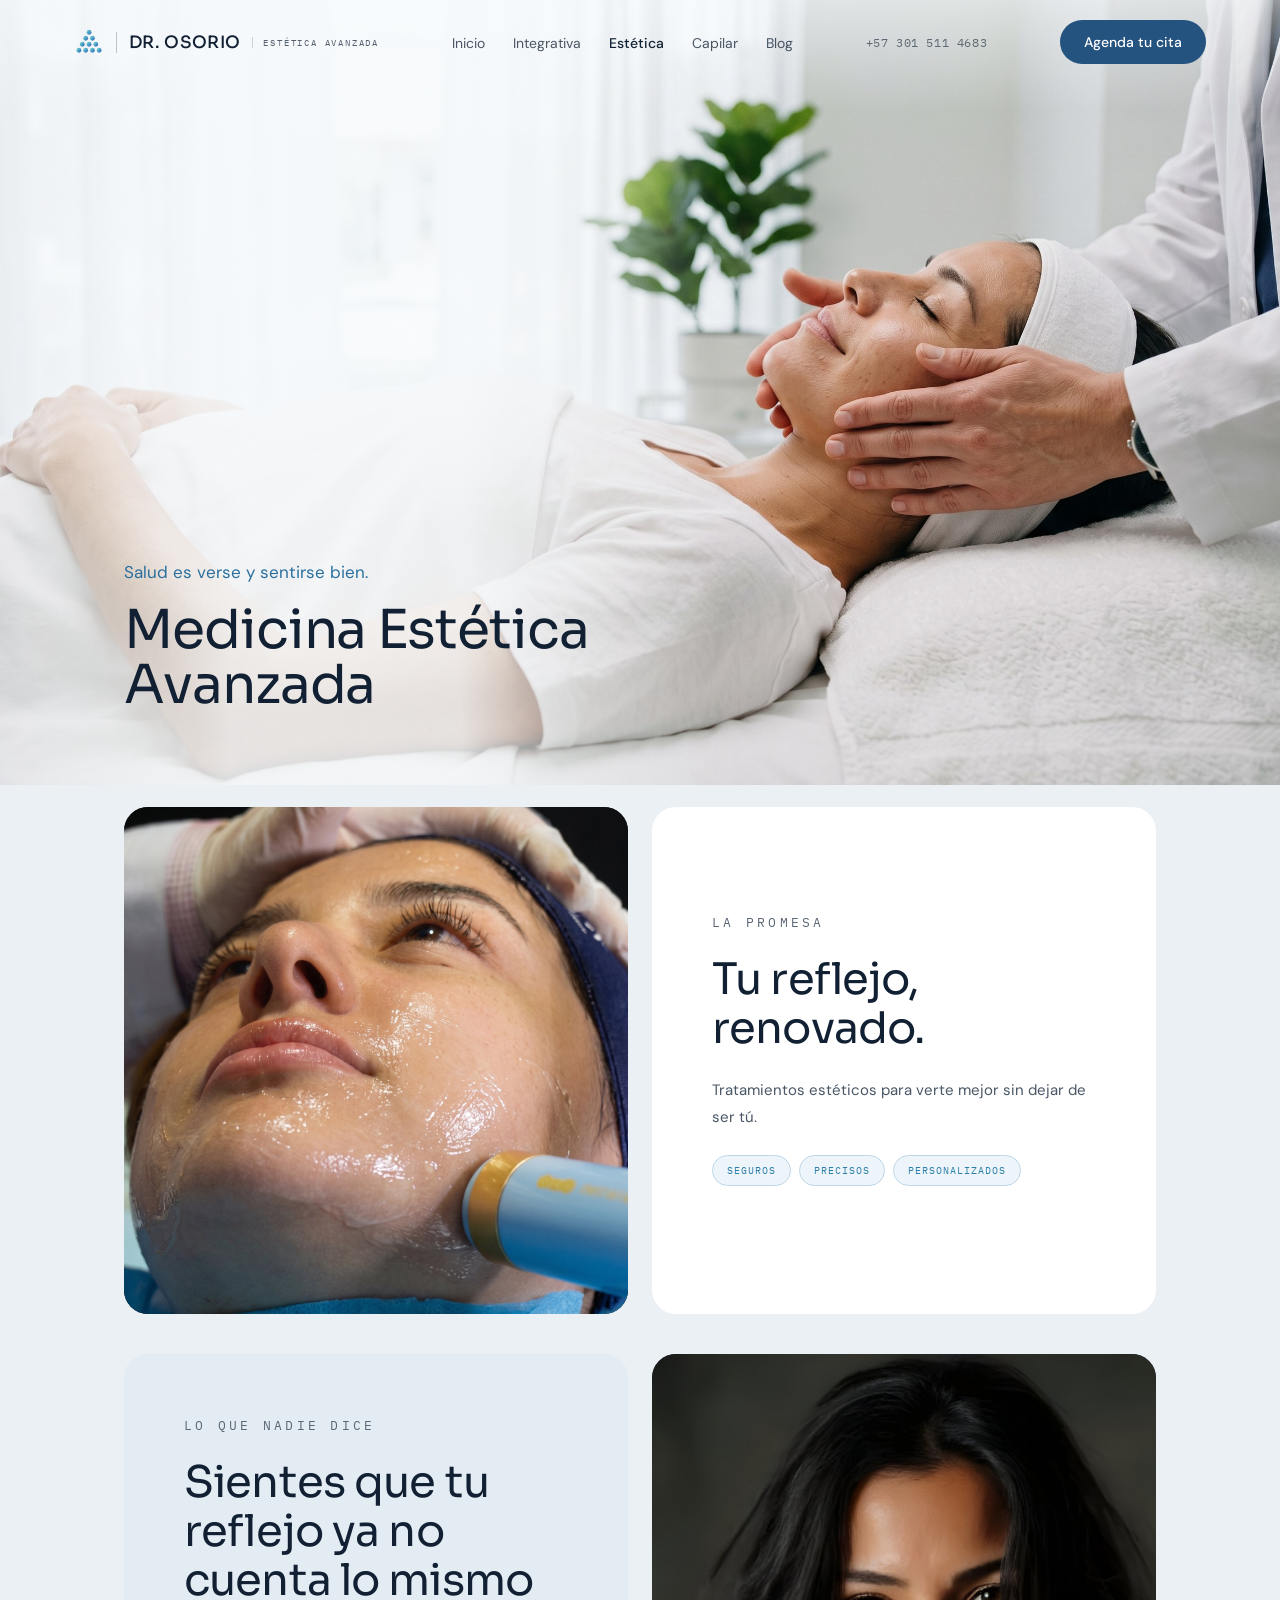
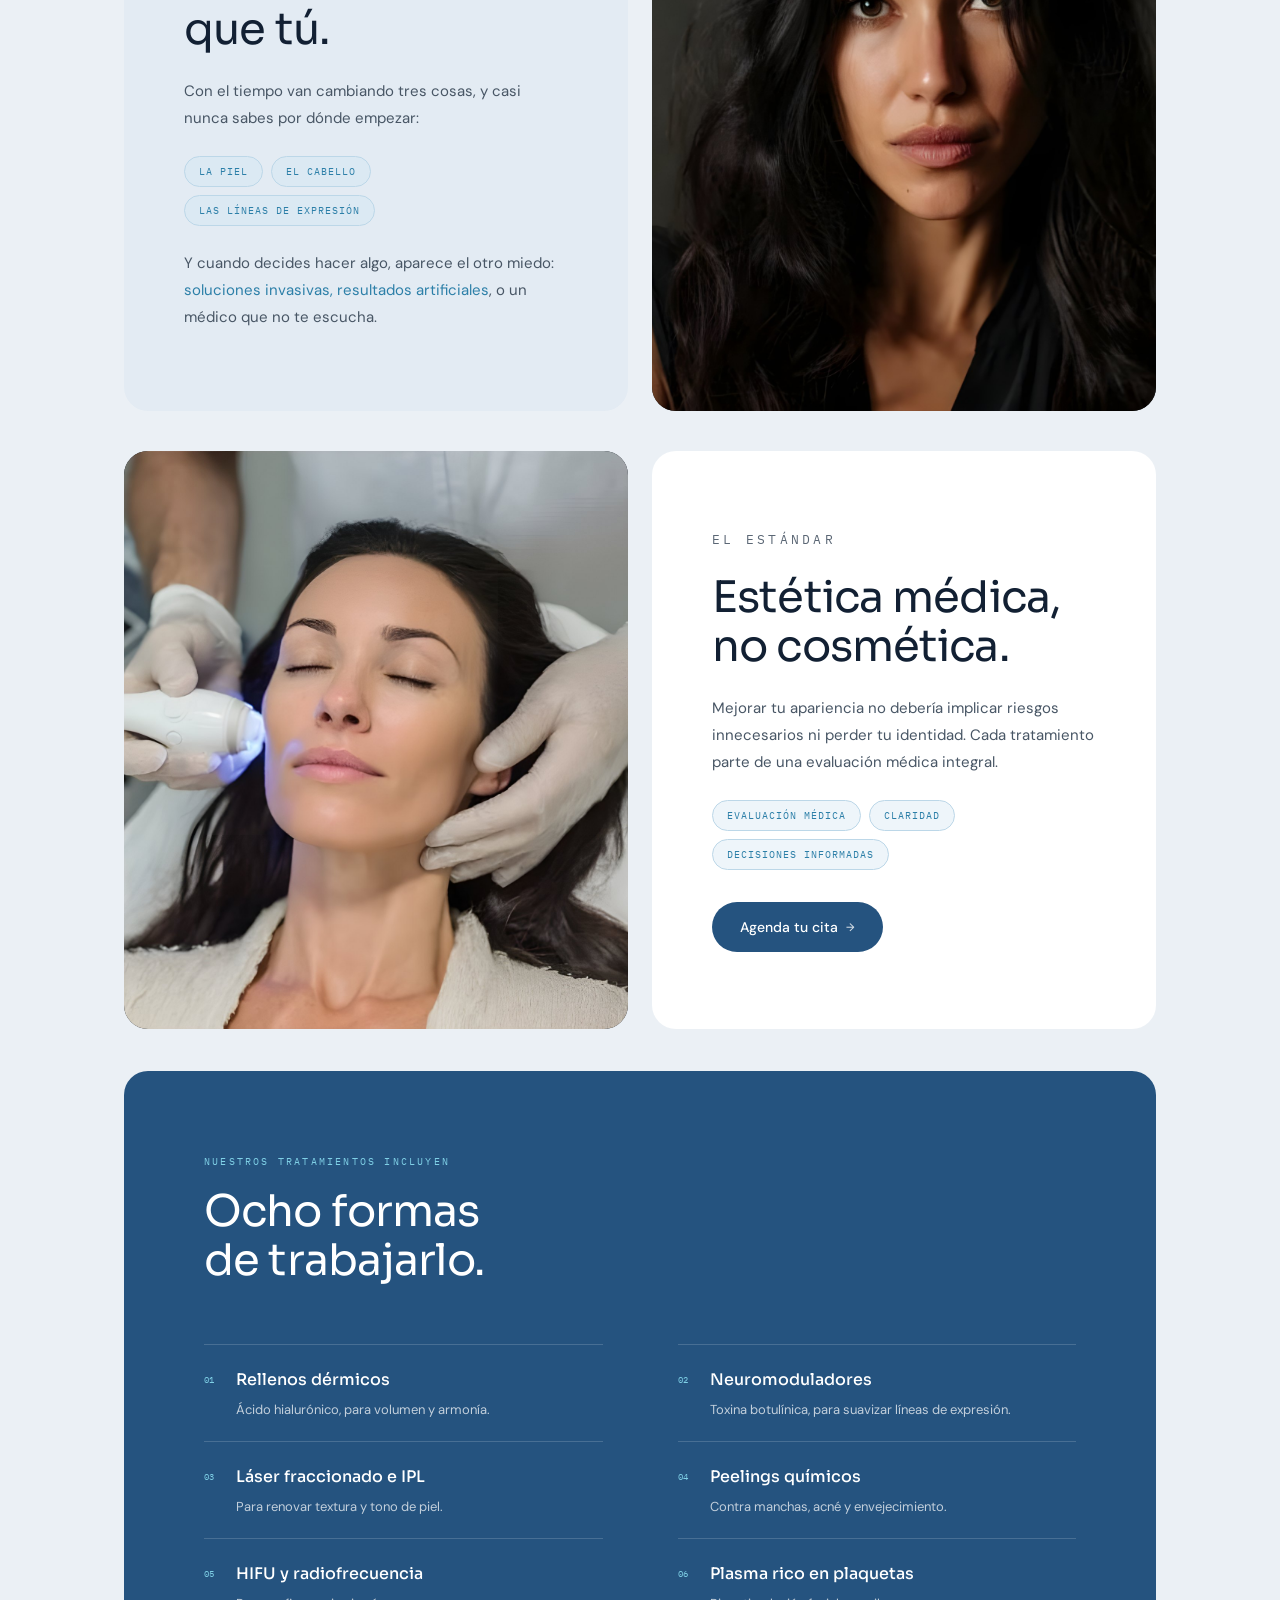
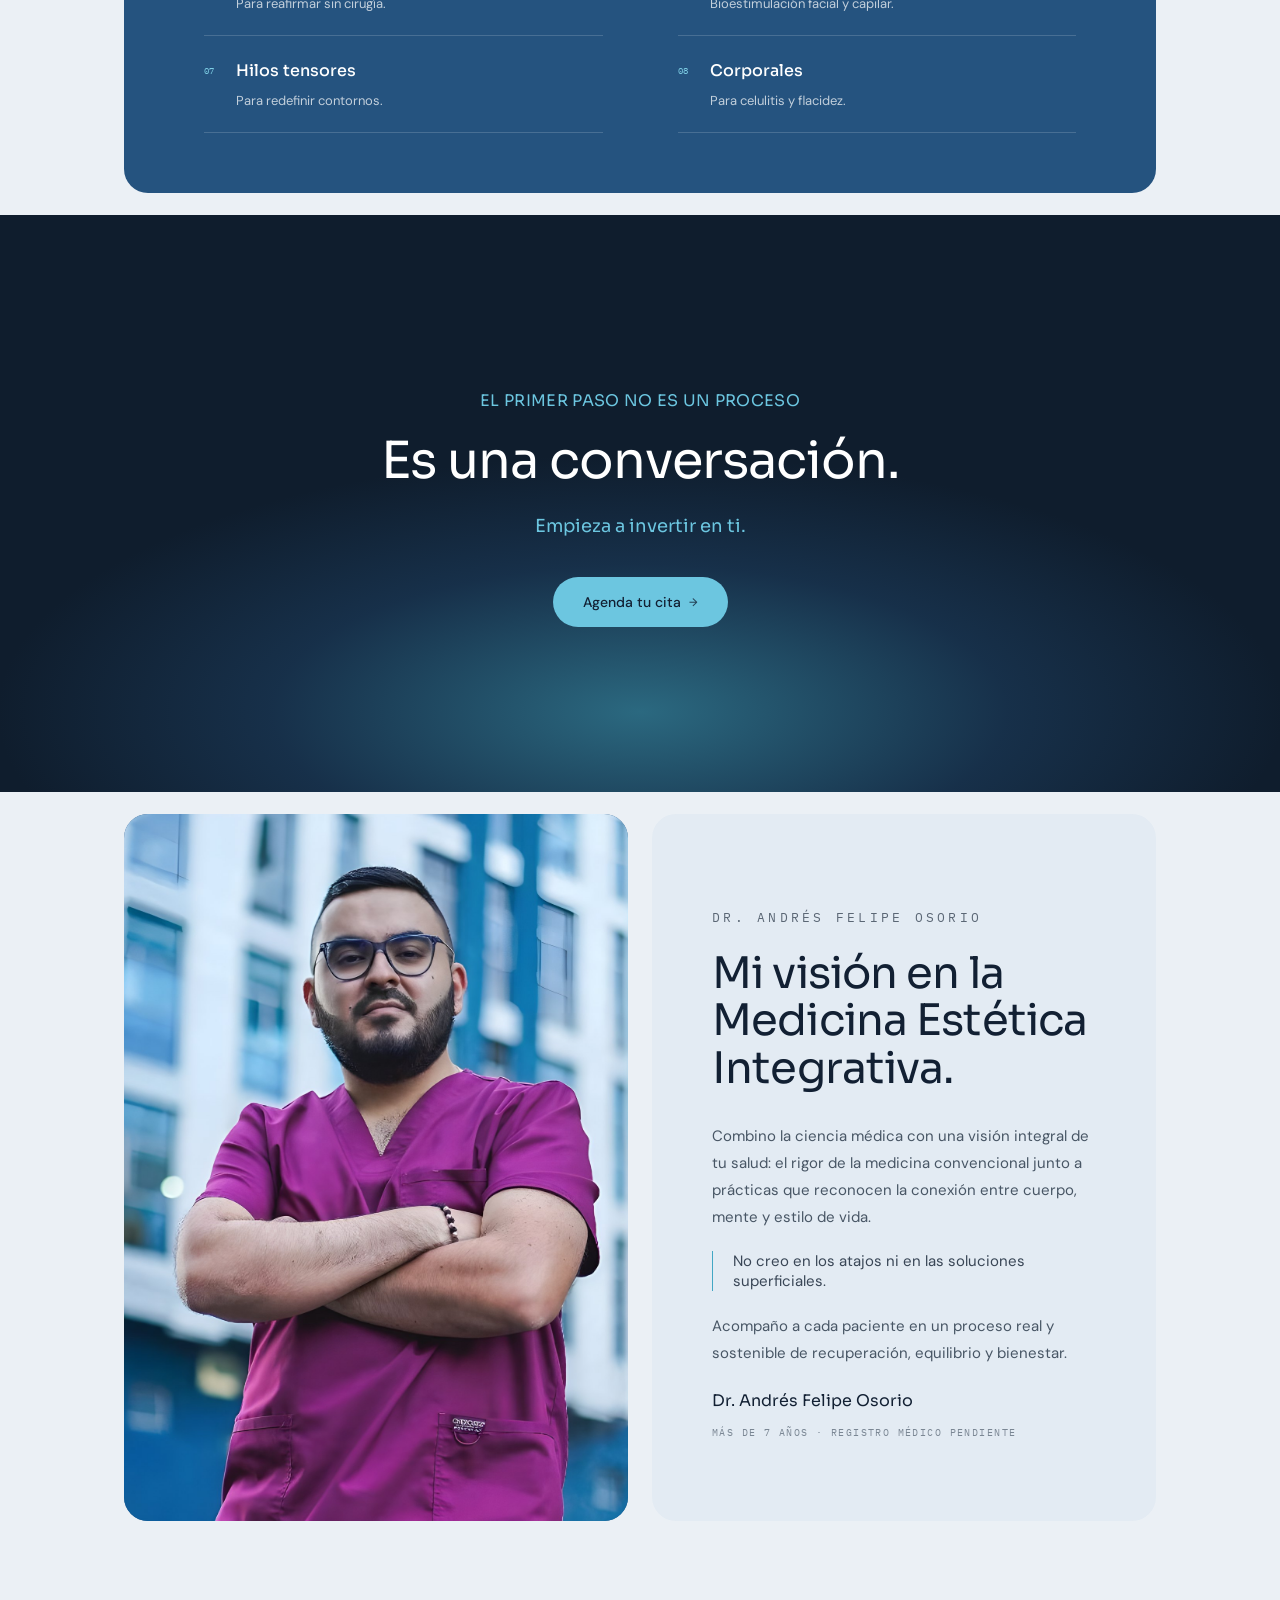
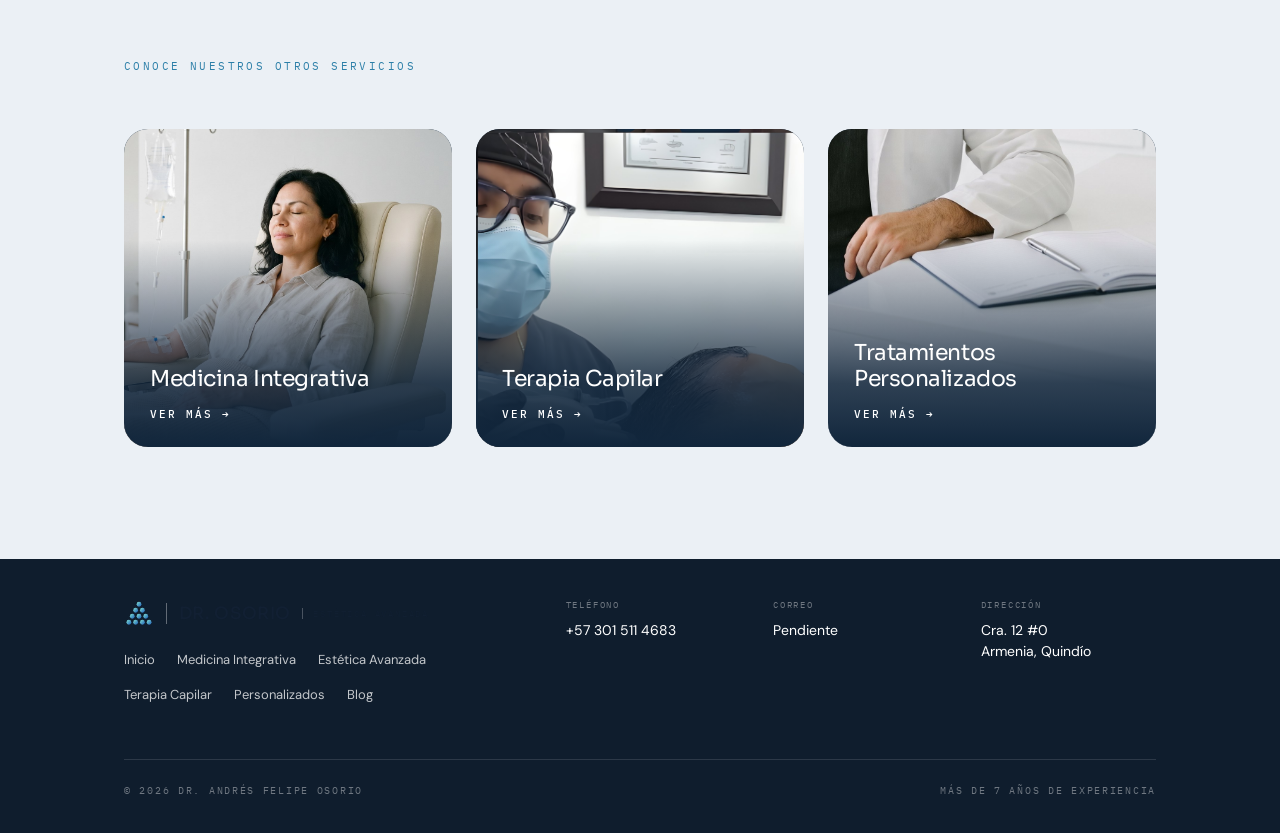
<file: medicina-estetica.html>
<!DOCTYPE html>
<html lang="es">
<head>
<meta charset="UTF-8">
<meta name="viewport" content="width=device-width, initial-scale=1, viewport-fit=cover">
<title>Medicina Estética Avanzada | Dr. Osorio</title>
<!--
  WORKING COPY: recreated from the screenshot of lightcoral-shark-320578.hostingersite.com/medicina-estetica.html
  Uses the same styles and blue palette as the homepage working copy (index.html).
  Images marked "STAND-IN" are low-res crops from the screenshot. Swap them for the original files before going live.
  Review comments for this page are tagged ME REVIEW #1 to #4.
-->
<link rel="preconnect" href="https://fonts.googleapis.com">
<link rel="preconnect" href="https://fonts.gstatic.com" crossorigin>
<link href="https://fonts.googleapis.com/css2?family=Sora:wght@400;500&family=DM+Sans:wght@400;500;600&family=IBM+Plex+Mono:wght@400;500&display=swap" rel="stylesheet">
<style>
  :root {
    /* Brand palette: blues based on the Vital Clinic logo (navy #25537f, cyan #42a7c4). */
    --ink: #122033;          /* headings */
    --text: #485665;         /* body copy */
    --muted: #7b8794;
    --page: #ebf0f5;         /* light section background */
    --panel: #e3ebf3;        /* about-card background */
    --white: #ffffff;
    --teal: #6cc6e0;         /* primary accent / CTA buttons */
    --teal-ink: #2c7fa8;     /* small accent text on light bg */
    --forest: #25537f;       /* old stats banner color (replaced in review #2) */
    /* Brand blues sampled from the Vital Clinic logo (confirm exact values with the designer) */
    --brand-navy: #25537f;
    --brand-cyan: #42a7c4;
    --forest-btn: #25537f;
    --night: #0f1d2d;        /* CTA + footer */
    --line-dark: rgba(255,255,255,.12);

    --font-head: "Sora", "Helvetica Neue", Arial, sans-serif;
    --font-body: "DM Sans", "Helvetica Neue", Arial, sans-serif;
    --font-mono: "IBM Plex Mono", ui-monospace, "SFMono-Regular", Menlo, monospace;

    --container: 1080px;
    --radius-lg: 24px;
    --radius-md: 20px;
  }
  *, *::before, *::after { box-sizing: border-box; }
  html { scroll-behavior: smooth; }
  body {
    margin: 0;
    font-family: var(--font-body);
    color: var(--text);
    background: var(--page);
    -webkit-font-smoothing: antialiased;
  }
  img { max-width: 100%; display: block; }
  a { color: inherit; text-decoration: none; }
  .container { max-width: var(--container); margin: 0 auto; padding: 0 24px; }
  .eyebrow {
    font-family: var(--font-mono); font-size: 11px; letter-spacing: .22em;
    text-transform: uppercase; color: var(--teal-ink); margin: 0 0 14px;
  }
  h1, h2, h3 { font-family: var(--font-head); font-weight: 400; color: var(--ink); margin: 0; letter-spacing: -0.02em; }
  :focus-visible { outline: 2px solid var(--teal); outline-offset: 3px; }

  /* Buttons */
  .btn {
    display: inline-flex; align-items: center; gap: 8px;
    font-family: var(--font-body); font-weight: 500; font-size: 14px;
    padding: 16px 28px; border-radius: 999px; border: 0; cursor: pointer;
    transition: transform .15s ease, filter .15s ease;
  }
  .btn:hover { transform: translateY(-1px); filter: brightness(1.05); }
  .btn-white { background: var(--white); color: var(--ink); }
  .btn-teal { background: var(--teal); color: var(--ink); }
  .btn-forest { background: var(--forest-btn); color: var(--white); }
  .btn .arrow { font-size: 11px; opacity: .8; }

  /* ================= HEADER / NAV ================= */
  .nav {
    position: absolute; top: 0; left: 0; right: 0; z-index: 10;
    padding-top: env(safe-area-inset-top, 0px);
  }
  .nav .container { display: flex; align-items: center; justify-content: space-between; height: 84px; gap: 24px; max-width: 1180px; }
  .brand { display: flex; align-items: center; gap: 12px; color: var(--white); }
  .brand img { width: 30px; height: 30px; object-fit: contain; }
  .brand .name { font-family: var(--font-head); font-weight: 500; font-size: 17px; letter-spacing: .02em; padding-left: 12px; border-left: 1px solid rgba(255,255,255,.35); }
  .brand .tag { font-family: var(--font-mono); font-size: 9px; letter-spacing: .2em; text-transform: uppercase; opacity: .7; padding-left: 10px; border-left: 1px solid rgba(255,255,255,.35); }
  .nav-links { display: flex; align-items: center; gap: 28px; list-style: none; margin: 0; padding: 0; }
  .nav-links a { color: rgba(255,255,255,.85); font-size: 14px; }
  .nav-links a[aria-current="page"] { color: var(--white); font-weight: 500; }
  .nav-phone { font-family: var(--font-mono); font-size: 12px; color: rgba(255,255,255,.7); letter-spacing: .05em; }
  .nav .btn { padding: 13px 24px; }
  .menu-toggle { display: none; background: none; border: 1px solid rgba(255,255,255,.4); color: #fff; border-radius: 999px; padding: 10px 16px; font-size: 13px; }

  /* ================= HERO ================= */
  /* REVIEW #1: hero image must change (wellness clinic vibe, not OR gown, not AI-looking, brighter). */
  .hero {
    position: relative; min-height: 785px; display: flex; align-items: flex-end;
    color: var(--white); overflow: hidden;
    background: #1c3a5a;
  }
  .hero-media { position: absolute; inset: 0; }
  .hero-media img { width: 100%; height: 100%; object-fit: cover; object-position: 50% 30%; }
  .hero-media .placeholder {
    width: 100%; height: 100%;
    display: grid; place-items: center;
    background:
      radial-gradient(ellipse at 65% 35%, #3f6a94 0%, #22436a 45%, #12283f 100%);
    font-family: var(--font-mono); font-size: 12px; letter-spacing: .15em; text-transform: uppercase; color: rgba(255,255,255,.45);
  }
  .hero-media::after {
    /* Dark overlay that keeps text readable. Lighten these values if the new photo is already bright. */
    content: ""; position: absolute; inset: 0;
    background: linear-gradient(90deg, rgba(8,24,40,.78) 0%, rgba(8,24,40,.45) 45%, rgba(8,24,40,.15) 100%);
  }
  .hero-content { position: relative; z-index: 2; width: 100%; padding-bottom: 88px; }
  .hero-kicker { color: #a9dcee; font-size: 17px; line-height: 1.5; max-width: 300px; margin: 0 0 22px; }
  .hero h1 { color: var(--white); font-size: clamp(44px, 6vw, 84px); line-height: 1.02; max-width: 760px; }
  .hero-actions { display: flex; gap: 12px; margin-top: 40px; flex-wrap: wrap; }

  /* ================= STATS BANNER ================= */
  /* REVIEW #2: banner considered too dark / too green for the brand. Color lives in --forest. */
  /* Two options. Switch with the class on <body>: banner-navy or banner-light */
  .stats { background: var(--banner-bg); }
  .banner-navy  { --banner-bg: var(--brand-navy); --banner-text: #e6f1f7; --banner-dot: #7fd0e6; --banner-line: rgba(255,255,255,.18); }
  .banner-light { --banner-bg: #e3f1f7; --banner-text: var(--brand-navy); --banner-dot: var(--brand-cyan); --banner-line: rgba(37,83,127,.18); }
  .stats ul { display: grid; grid-template-columns: repeat(4, 1fr); list-style: none; margin: 0; padding: 0; }
  .stats li {
    display: flex; align-items: center; gap: 10px; padding: 24px 0 24px 0;
    font-family: var(--font-mono); font-size: 11px; letter-spacing: .15em; text-transform: uppercase; color: var(--banner-text);
  }
  .stats li + li { border-left: 1px solid var(--banner-line); padding-left: 24px; }
  .stats li::before { content: ""; width: 5px; height: 5px; border-radius: 50%; background: var(--banner-dot); flex: none; }

  /* ================= SECTION HEADINGS ================= */
  .section { padding: 120px 0 0; }
  .section-head { display: grid; grid-template-columns: 1fr 1fr; gap: 40px; align-items: end; margin-bottom: 56px; }
  .section-head h2 { font-size: clamp(32px, 3.4vw, 44px); line-height: 1.12; }
  .section-head > p { margin: 0; font-size: 15px; line-height: 1.7; max-width: 460px; justify-self: end; width: 100%; }

  /* ================= SERVICES ================= */
  .services-grid { display: grid; grid-template-columns: 1fr 1fr; gap: 20px; }
  .service {
    position: relative; min-height: 488px; border-radius: var(--radius-lg); overflow: hidden;
    display: flex; flex-direction: column; justify-content: flex-end;
    padding: 34px; color: var(--white);
    background: #14314f;
  }
  .service .bg { position: absolute; inset: 0; }
  .service .bg img { width: 100%; height: 62%; object-fit: cover; object-position: top center; }
  .service .bg::after {
    content: ""; position: absolute; inset: 0;
    background: linear-gradient(180deg, rgba(22,50,78,.05) 0%, rgba(22,50,78,.35) 35%, rgba(17,38,60,.92) 62%, #11263c 100%);
  }
  .service > *:not(.bg) { position: relative; z-index: 1; }
  /* Vertical (portrait) photo shown whole: photo on the right, text column on the left */
  .service--portrait { background: #11263c; }
  .service .bg--portrait { left: auto; width: 56%; }
  .service .bg--portrait img { width: 100%; height: 100%; object-fit: cover; object-position: center top; }
  .service .bg--portrait::after {
    background: linear-gradient(90deg, #11263c 0%, rgba(17,38,60,.5) 16%, rgba(17,38,60,0) 34%),
                linear-gradient(180deg, rgba(17,38,60,0) 70%, rgba(17,38,60,.6) 100%);
  }
  .service.service--portrait h3, .service.service--portrait p, .service.service--portrait .chips { max-width: 46%; }
  .service.service--portrait h3 { font-size: 26px; }
  /* Full-height card image (for clean photos without baked-in text) */
  .service .bg--full img { height: 100%; object-position: center 30%; }
  .service .bg--full::after {
    background: linear-gradient(180deg, rgba(22,50,78,0) 0%, rgba(22,50,78,.15) 30%, rgba(17,38,60,.85) 60%, #11263c 100%);
  }
  .service .num { font-family: var(--font-mono); font-size: 13px; letter-spacing: .15em; color: #a9dcee; margin-bottom: 14px; }
  .service h3 { color: var(--white); font-size: 30px; line-height: 1.15; margin-bottom: 14px; }
  .service p { margin: 0 0 18px; font-size: 14px; line-height: 1.6; max-width: 360px; color: rgba(255,255,255,.88); }
  .chips { display: flex; flex-wrap: wrap; gap: 6px; list-style: none; margin: 0 0 30px; padding: 0; }
  .chips li {
    font-family: var(--font-mono); font-size: 10px; letter-spacing: .08em; text-transform: uppercase;
    border: 1px solid rgba(255,255,255,.4); border-radius: 999px; padding: 6px 11px;
  }
  .more { font-family: var(--font-mono); font-size: 11px; letter-spacing: .18em; text-transform: uppercase; font-weight: 500; }

  /* ================= ABOUT ================= */
  .about { display: grid; grid-template-columns: 1fr 1fr; gap: 24px; }
  .about-photo { position: relative; border-radius: var(--radius-lg); overflow: hidden; min-height: 752px; background: #2d5a8a; }
  .about-photo > img { position: absolute; inset: 0; width: 100%; height: 100%; object-fit: cover; object-position: top center; }
  .badge {
    position: absolute; left: 22px; bottom: 22px; display: flex; align-items: center; gap: 14px;
    background: var(--white); border-radius: 14px; padding: 10px 26px 10px 12px;
  }
  .badge img { width: 52px; height: 52px; border-radius: 8px; object-fit: cover; }
  .badge strong { display: block; font-family: var(--font-head); font-weight: 400; font-size: 14px; color: var(--ink); }
  .badge span { font-size: 12px; color: var(--muted); display: inline-flex; align-items: center; gap: 6px; margin-top: 4px; }
  .badge span::before { content: ""; width: 6px; height: 6px; border-radius: 50%; background: #42a7c4; }
  .about-text { background: var(--panel); border-radius: var(--radius-lg); padding: 92px 60px 60px; }
  .about-text .eyebrow { color: #5b6775; font-size: 13px; letter-spacing: .25em; }
  .about-text h2 { font-size: clamp(32px, 3.4vw, 44px); line-height: 1.1; margin-bottom: 30px; }
  .about-text p { font-size: 15px; line-height: 1.8; margin: 0 0 20px; max-width: 400px; }
  .about-text blockquote { margin: 0 0 22px; padding-left: 20px; border-left: 1px solid #42a7c4; font-size: 15px; color: #394656; }
  .about-text .btn { margin-top: 20px; }

  /* ================= TESTIMONIALS ================= */
  .testimonials { display: grid; grid-template-columns: repeat(3, 1fr); gap: 20px; }
  .testimonial { background: var(--white); border-radius: var(--radius-lg); padding: 30px 30px 28px; }
  .t-head { display: flex; align-items: center; gap: 14px; margin-bottom: 20px; }
  .avatar { width: 44px; height: 44px; border-radius: 50%; background: #dceaf4; display: grid; place-items: center; font-family: var(--font-head); color: var(--ink); font-size: 15px; flex: none; }
  .t-head strong { display: block; font-family: var(--font-head); font-weight: 400; color: var(--ink); font-size: 15px; }
  .t-head small { font-family: var(--font-mono); font-size: 9px; letter-spacing: .18em; text-transform: uppercase; color: var(--muted); }
  .testimonial p { font-size: 13.5px; line-height: 1.65; margin: 0 0 16px; color: #3e4a58; }
  .testimonial .chips li { border-color: #d5dde6; color: #5b6775; font-size: 9px; }
  .testimonial .chips { margin: 0; }

  /* ================= BLOG ================= */
  .blog { display: grid; grid-template-columns: 500px 1fr; gap: 24px; }
  .blog-img { border-radius: var(--radius-lg); overflow: hidden; min-height: 458px; background: #0c131b; }
  .blog-img img { width: 100%; height: 100%; object-fit: cover; }
  .blog-card { background: var(--white); border-radius: var(--radius-lg); padding: 60px 56px; display: flex; flex-direction: column; justify-content: center; }
  .blog-card h3 { font-size: 34px; line-height: 1.18; margin-bottom: 26px; max-width: 380px; }
  .blog-card p { font-size: 14.5px; line-height: 1.75; margin: 0 0 26px; max-width: 370px; }
  .meta { font-family: var(--font-mono); font-size: 10px; letter-spacing: .15em; text-transform: uppercase; color: var(--muted); margin-bottom: 30px; }
  .blog-card .more { color: var(--ink); }
  .all-posts { display: inline-block; margin-top: 22px; font-family: var(--font-mono); font-size: 9.5px; letter-spacing: .18em; text-transform: uppercase; color: var(--teal-ink); }

  /* ================= CTA ================= */
  .cta {
    margin-top: 72px; position: relative; overflow: hidden; background: var(--night);
    text-align: center; color: var(--white); padding: 180px 24px 150px;
  }
  .cta::before {
    content: ""; position: absolute; left: 50%; bottom: -180px; transform: translateX(-50%);
    width: 1300px; height: 520px; border-radius: 50%;
    background: radial-gradient(ellipse at center, rgba(66,167,196,.55) 0%, rgba(37,83,127,.35) 40%, rgba(13,27,43,0) 70%);
    pointer-events: none;
  }
  .cta > * { position: relative; }
  .cta .kicker { color: var(--teal); font-family: var(--font-head); font-size: 16px; letter-spacing: .02em; margin: 0 0 22px; text-transform: uppercase; }
  .cta h2 { color: var(--white); font-size: clamp(34px, 4vw, 58px); line-height: 1.1; max-width: 600px; margin: 0 auto 26px; }
  .cta .sub { color: var(--teal); font-family: var(--font-head); font-size: 18px; margin: 0 0 40px; }
  .cta .btn { padding: 16px 30px; }

  /* ================= FOOTER ================= */
  .footer { background: var(--night); color: rgba(255,255,255,.75); padding: 40px 0 36px; padding-bottom: calc(36px + env(safe-area-inset-bottom, 0px)); }
  .footer-top { display: grid; grid-template-columns: 1.4fr repeat(3, .6fr); gap: 32px; }
  .footer .brand { margin-bottom: 22px; }
  .footer-links { display: flex; flex-wrap: wrap; gap: 18px 22px; list-style: none; margin: 0; padding: 0; font-size: 13px; max-width: 460px; }
  .footer-links a:hover { color: var(--white); }
  .f-col small { display: block; font-family: var(--font-mono); font-size: 9px; letter-spacing: .2em; text-transform: uppercase; color: rgba(255,255,255,.4); margin-bottom: 10px; }
  .f-col div { color: var(--white); font-size: 14px; line-height: 1.5; }
  .footer-bottom { display: flex; justify-content: space-between; gap: 20px; margin-top: 56px; padding-top: 24px; border-top: 1px solid var(--line-dark); font-family: var(--font-mono); font-size: 9.5px; letter-spacing: .18em; text-transform: uppercase; color: rgba(255,255,255,.4); }

  /* ================= HERO TEXT VARIANTS (REVIEW #1) ================= */
  .hero-light .hero-media::after {
    background: linear-gradient(90deg, rgba(247,250,252,.35) 0%, rgba(247,250,252,.8) 18%, rgba(247,250,252,.9) 30%, rgba(247,250,252,.6) 44%, rgba(247,250,252,0) 58%);
  }
  .hero-light .hero { color: var(--ink); }
  .hero-light .hero h1 { color: var(--ink); font-size: clamp(40px, 5vw, 70px); max-width: 600px; }
  .hero-light .hero-kicker { color: #2a6f9e; }
  .hero-light .hero .btn-white { box-shadow: 0 0 0 1px rgba(16,32,50,.14), 0 6px 18px rgba(16,32,50,.08); }
  .hero-light .brand { color: var(--ink); }
  .hero-light .nav .brand .name, .hero-light .nav .brand .tag { border-left-color: rgba(16,32,50,.25); }
  .hero-light .nav-links a { color: rgba(16,32,50,.75); }
  .hero-light .nav-links a[aria-current="page"] { color: var(--ink); }
  .hero-light .nav-phone { color: rgba(16,32,50,.6); }
  .hero-light .nav .btn-white { background: var(--forest-btn); color: var(--white); }
  .hero-light .menu-toggle { color: var(--ink); border-color: rgba(16,32,50,.3); }
  .hero-dark .hero-media::after {
    background: linear-gradient(180deg, rgba(8,24,40,.6) 0, rgba(8,24,40,0) 170px), linear-gradient(90deg, rgba(8,24,40,.82) 0%, rgba(8,24,40,.6) 35%, rgba(8,24,40,.15) 62%, rgba(8,24,40,0) 80%);
  }

  /* ================= RESPONSIVE ================= */
  @media (max-width: 1100px) {
    .nav-links, .nav-phone { display: none; }
    .menu-toggle { display: inline-block; }
    .blog { grid-template-columns: 1fr 1fr; }
  }
  @media (max-width: 820px) {
    .hero { min-height: 680px; }
    .hero-media img { object-position: 72% 30%; }
    .hero-light .hero-media::after { background: linear-gradient(0deg, rgba(247,250,252,.95) 0%, rgba(247,250,252,.85) 45%, rgba(247,250,252,.2) 75%, rgba(247,250,252,.35) 100%); }
    .hero-dark .hero-media::after { background: linear-gradient(0deg, rgba(8,24,40,.88) 0%, rgba(8,24,40,.6) 50%, rgba(8,24,40,.2) 100%); }
    .hero-content { padding-bottom: 64px; }
    .stats ul { grid-template-columns: 1fr 1fr; }
    .stats li:nth-child(3) { border-left: 0; padding-left: 0; }
    .stats li:nth-child(n+3) { border-top: 1px solid var(--banner-line); }
    .section { padding-top: 88px; }
    .section-head, .services-grid, .about, .testimonials, .blog, .footer-top { grid-template-columns: 1fr; }
    .section-head > p { justify-self: start; }
    .about-photo { min-height: 520px; }
    .about-text { padding: 48px 28px; }
    .blog-card { padding: 40px 28px; }
    .blog-img { min-height: 300px; }
    .brand .tag { display: none; }
    /* Portrait cards on mobile: photo on top, text below */
    .service--portrait { min-height: 700px; }
    .service .bg--portrait { width: 100%; left: 0; height: 64%; bottom: auto; }
    .service .bg--portrait img { object-position: center 30%; }
    .service .bg--portrait::after { background: linear-gradient(180deg, rgba(17,38,60,0) 55%, #11263c 100%); }
    .service.service--portrait h3, .service.service--portrait p, .service.service--portrait .chips { max-width: none; }
    .nav .btn { display: none; }
  }
  @media (prefers-reduced-motion: reduce) {
    * { transition: none !important; scroll-behavior: auto !important; }
  }

  /* ================= MEDICINA ESTÉTICA PAGE ================= */
  .page-hero .hero-content { padding-bottom: 72px; }
  .page-hero .hero-kicker { max-width: none; margin-bottom: 18px; }

  .split { display: grid; grid-template-columns: 1fr 1fr; gap: 24px; margin-top: 40px; }
  .split:first-child { margin-top: 22px; }
  .media-card { position: relative; border-radius: var(--radius-lg); overflow: hidden; background: #0c131b; }
  .media-card > img { position: absolute; inset: 0; width: 100%; height: 100%; object-fit: cover; }
  .text-card { background: var(--white); border-radius: var(--radius-lg); padding: 60px; display: flex; flex-direction: column; justify-content: center; }
  .text-card.panel { background: var(--panel); }
  .text-card .eyebrow { color: #5b6775; font-size: 13px; letter-spacing: .25em; margin-bottom: 22px; }
  .text-card h2 { font-size: clamp(32px, 3.4vw, 44px); line-height: 1.12; margin-bottom: 24px; }
  .text-card p { font-size: 15px; line-height: 1.8; margin: 0 0 20px; max-width: 410px; }
  .text-card .accent { color: var(--teal-ink); }
  .row-1 { min-height: 507px; }
  .row-2 { min-height: 631px; }
  .row-3 { min-height: 578px; }

  .soft-chips { display: flex; flex-wrap: wrap; gap: 8px; list-style: none; margin: 4px 0 24px; padding: 0; }
  .soft-chips li {
    font-family: var(--font-mono); font-size: 10px; letter-spacing: .1em; text-transform: uppercase;
    color: #2c7fa8; background: #eef5fa; border: 1px solid #bcd7e8; border-radius: 999px; padding: 8px 14px;
  }
  .panel .soft-chips li { background: #dbe9f3; }
  .text-card .btn { align-self: flex-start; margin-top: 8px; }

  /* Treatments list card */
  .treatments { margin-top: 42px; background: var(--brand-navy); color: var(--white); border-radius: var(--radius-lg); padding: 84px 80px 60px; }
  .treatments .eyebrow { color: #7fd0e6; font-size: 10px; margin-bottom: 20px; }
  .treatments h2 { color: var(--white); font-size: clamp(34px, 3.4vw, 46px); line-height: 1.12; margin-bottom: 58px; }
  .t-list { display: grid; grid-template-columns: 1fr 1fr; column-gap: 75px; list-style: none; margin: 0; padding: 0; }
  .t-list li { display: grid; grid-template-columns: 32px 1fr; padding: 24px 0 22px; border-top: 1px solid rgba(255,255,255,.16); }
  .t-list li:nth-last-child(-n+2) { border-bottom: 1px solid rgba(255,255,255,.16); }
  .t-list .n { font-family: var(--font-mono); font-size: 9px; color: #7fd0e6; padding-top: 5px; }
  .t-list strong { display: block; font-family: var(--font-head); font-weight: 500; font-size: 16px; margin-bottom: 8px; }
  .t-list span { font-size: 13px; color: rgba(255,255,255,.72); }

  .page-cta { margin-top: 22px; padding: 175px 24px 165px; }

  /* About */
  .about-page { margin-top: 22px; }
  .about-page .about-photo { min-height: 682px; }
  .about-text .sign { font-family: var(--font-head); color: var(--ink); font-size: 16px; margin: 18px 0 8px; }
  .about-text .sign-meta { font-family: var(--font-mono); font-size: 9.5px; letter-spacing: .15em; text-transform: uppercase; color: var(--muted); }

  /* Other services */
  .others { padding-top: 138px; padding-bottom: 112px; }
  .others .eyebrow { margin-bottom: 56px; }
  .mini-grid { display: grid; grid-template-columns: repeat(3, 1fr); gap: 24px; }
  .mini { position: relative; height: 318px; border-radius: var(--radius-lg); overflow: hidden; display: flex; flex-direction: column; justify-content: flex-end; padding: 26px; color: var(--white); background: #11263c; }
  .mini img { position: absolute; inset: 0; width: 100%; height: 100%; object-fit: cover; object-position: center top; }
  .mini::after { content: ""; position: absolute; inset: 0; background: linear-gradient(180deg, rgba(17,38,60,0) 35%, rgba(17,38,60,.85) 80%, #11263c 100%); }
  .mini > *:not(img) { position: relative; z-index: 1; }
  .mini h3 { color: var(--white); font-size: 22px; line-height: 1.15; margin-bottom: 16px; }

  @media (max-width: 820px) {
    .split { grid-template-columns: 1fr; }
    .row-2 .media-card { order: -1; }
    .media-card { min-height: 380px; }
    .row-1, .row-2, .row-3 { min-height: 0; }
    .text-card { padding: 44px 28px; }
    .treatments { padding: 56px 28px 40px; }
    .t-list { grid-template-columns: 1fr; }
    .t-list li:nth-last-child(2) { border-bottom: 0; }
    .about-page .about-photo { min-height: 520px; }
    .mini-grid { grid-template-columns: 1fr; }
    .others { padding-top: 88px; padding-bottom: 88px; }
  }

  /* Hero with a vertical photo in a rounded frame */
  .hero--framed { background: radial-gradient(ellipse 45% 70% at 72% 55%, rgba(66,167,196,.22) 0%, rgba(17,38,60,0) 70%), #11263c; align-items: center; }
  .hero--framed .hero-frame-wrap { position: absolute; inset: 0; display: flex; justify-content: flex-end; align-items: center; padding-top: 70px; pointer-events: none; }
  .hero-frame { margin: 0; height: min(640px, 80%); aspect-ratio: 1002 / 1420; border-radius: var(--radius-lg); overflow: hidden; box-shadow: 0 30px 60px rgba(4,12,22,.45); }
  .hero-frame img { width: 100%; height: 100%; object-fit: cover; }
  .hero--framed .hero-content { padding-bottom: 0; padding-top: 70px; }
  .hero--framed h1 { font-size: clamp(40px, 4.4vw, 68px); max-width: 600px; }
  @media (max-width: 820px) {
    .hero--framed { flex-direction: column; align-items: stretch; min-height: 0; padding: 100px 0 56px; }
    .hero--framed .hero-frame-wrap { position: static; justify-content: center; padding-top: 0; order: -1; }
    .hero-frame { height: auto; width: 100%; max-width: 420px; }
    .hero--framed .hero-content { padding-top: 36px; }
  }

  /* Estética hero: full-width photo like the other pages */
  h1 .line, h2 .line { display: block; white-space: nowrap; }
  .page-hero .hero-media img { object-position: center 35%; }
  .hero-light .page-hero .hero-media::after {
    background: linear-gradient(180deg, rgba(247,250,252,.6) 0, rgba(247,250,252,0) 110px),
                linear-gradient(90deg, rgba(247,250,252,.45) 0%, rgba(247,250,252,.88) 18%, rgba(247,250,252,.85) 36%, rgba(247,250,252,.35) 48%, rgba(247,250,252,0) 56%);
  }
  .hero-light .page-hero h1 { font-size: clamp(40px, 4.2vw, 68px); max-width: none; }
  @media (max-width: 820px) {
    h1 .line, h2 .line { display: inline; white-space: normal; }
    .page-hero .hero-media img { object-position: 75% center; }
    .hero-light .page-hero .hero-media::after { background: linear-gradient(0deg, rgba(247,250,252,.95) 0%, rgba(247,250,252,.85) 38%, rgba(247,250,252,.1) 62%, rgba(247,250,252,.45) 100%); }
  }
</style>
</head>
<!--
  HERO TEXT STYLE: hero-dark (white text on the navy hero)
-->
<body class="hero-light banner-navy">

<!-- ================= HEADER ================= -->
<header class="nav">
  <div class="container">
    <a class="brand" href="index.html" aria-label="Dr. Osorio, inicio">
      <img src="assets/img/r-4c68d548.svg" alt="">
      <span class="name">DR. OSORIO</span>
      <span class="tag">Estética avanzada</span>
    </a>
    <ul class="nav-links">
      <li><a href="index.html">Inicio</a></li>
      <li><a href="medicina-integrativa.html">Integrativa</a></li>
      <li><a href="medicina-estetica.html" aria-current="page">Estética</a></li>
      <li><a href="terapia-capilar.html">Capilar</a></li>
      <li><a href="blog.html">Blog</a></li>
    </ul>
    <span class="nav-phone">+57 301 511 4683</span>
    <a class="btn btn-white" href="#agenda">Agenda tu cita</a>
    <button class="menu-toggle" type="button">Menú</button>
  </div>
</header>

<main>

  <!-- ================= HERO: AI image of a facial skin evaluation (no needles). File: images/medicina-estetica-hero.jpg ================= -->
  <section class="hero page-hero">
    <div class="hero-media">
      <img src="assets/img/r-84227451.jpg" alt="Evaluación facial en una clínica de medicina estética">
    </div>
    <div class="container hero-content">
      <p class="hero-kicker">Salud es verse y sentirse bien.</p>
      <h1><span class="line">Medicina Estética</span> <span class="line">Avanzada</span></h1>
    </div>
  </section>

  <div class="container">

    <!-- ================= ROW 1 ================= -->
    <div class="split row-1">
      <!-- ME REVIEW #2 DONE: non-invasive facial treatment (Instagram frame, caption removed with AI). Name badge removed. File: images/estetica-promesa.jpg -->
      <div class="media-card">
        <img src="assets/img/r-8cb1500c.jpg" alt="Tratamiento facial sin inyectables" style="object-position: center center">
      </div>
      <div class="text-card">
        <p class="eyebrow">La promesa</p>
        <h2>Tu reflejo, renovado.</h2>
        <p>Tratamientos estéticos para verte mejor sin dejar de ser tú.</p>
        <ul class="soft-chips"><li>Seguros</li><li>Precisos</li><li>Personalizados</li></ul>
      </div>
    </div>

    <!-- ================= ROW 2 ================= -->
    <div class="split row-2">
      <div class="text-card panel">
        <p class="eyebrow">Lo que nadie dice</p>
        <h2>Sientes que tu reflejo ya no cuenta lo mismo que tú.</h2>
        <p>Con el tiempo van cambiando tres cosas, y casi nunca sabes por dónde empezar:</p>
        <ul class="soft-chips"><li>La piel</li><li>El cabello</li><li>Las líneas de expresión</li></ul>
        <p>Y cuando decides hacer algo, aparece el otro miedo: <span class="accent">soluciones invasivas, resultados artificiales</span>, o un médico que no te escucha.</p>
      </div>
      <!-- STAND-IN image -->
      <div class="media-card"><img src="assets/img/r-7a046ab5.jpg" alt=""></div>
    </div>

    <!-- ================= ROW 3 ================= -->
    <div class="split row-3">
      <!-- STAND-IN image -->
      <div class="media-card"><img src="assets/img/r-605eb721.jpg" alt=""></div>
      <div class="text-card">
        <p class="eyebrow">El estándar</p>
        <h2>Estética médica, no cosmética.</h2>
        <p>Mejorar tu apariencia no debería implicar riesgos innecesarios ni perder tu identidad. Cada tratamiento parte de una evaluación médica integral.</p>
        <ul class="soft-chips"><li>Evaluación médica</li><li>Claridad</li><li>Decisiones informadas</li></ul>
        <a class="btn btn-forest" href="#agenda">Agenda tu cita <span class="arrow">→</span></a>
      </div>
    </div>

    <!-- ================= TREATMENTS ================= -->
    <section class="treatments">
      <p class="eyebrow">Nuestros tratamientos incluyen</p>
      <h2>Ocho formas<br>de trabajarlo.</h2>
      <ol class="t-list">
        <li><span class="n">01</span><div><strong>Rellenos dérmicos</strong><span>Ácido hialurónico, para volumen y armonía.</span></div></li>
        <li><span class="n">02</span><div><strong>Neuromoduladores</strong><span>Toxina botulínica, para suavizar líneas de expresión.</span></div></li>
        <li><span class="n">03</span><div><strong>Láser fraccionado e IPL</strong><span>Para renovar textura y tono de piel.</span></div></li>
        <li><span class="n">04</span><div><strong>Peelings químicos</strong><span>Contra manchas, acné y envejecimiento.</span></div></li>
        <li><span class="n">05</span><div><strong>HIFU y radiofrecuencia</strong><span>Para reafirmar sin cirugía.</span></div></li>
        <li><span class="n">06</span><div><strong>Plasma rico en plaquetas</strong><span>Bioestimulación facial y capilar.</span></div></li>
        <li><span class="n">07</span><div><strong>Hilos tensores</strong><span>Para redefinir contornos.</span></div></li>
        <li><span class="n">08</span><div><strong>Corporales</strong><span>Para celulitis y flacidez.</span></div></li>
      </ol>
    </section>
  </div>

  <!-- ================= CTA BAND (ME REVIEW #3: separator should use a blue gradient like the logo, pending full comment) ================= -->
  <section class="cta page-cta" id="agenda">
    <p class="kicker">El primer paso no es un proceso</p>
    <h2>Es una conversación.</h2>
    <p class="sub">Empieza a invertir en ti.</p>
    <a class="btn btn-teal" href="tel:+573015114683">Agenda tu cita <span class="arrow">→</span></a>
  </section>

  <!-- ================= ABOUT ================= -->
  <section class="container about about-page">
    <div class="about-photo">
      <!-- STAND-IN image -->
      <img src="assets/img/r-fdd2d072.jpg" alt="Dr. Andrés Felipe Osorio">
    </div>
    <div class="about-text">
      <p class="eyebrow">Dr. Andrés Felipe Osorio</p>
      <h2>Mi visión en la Medicina Estética Integrativa.</h2>
      <p>Combino la ciencia médica con una visión integral de tu salud: el rigor de la medicina convencional junto a prácticas que reconocen la conexión entre cuerpo, mente y estilo de vida.</p>
      <blockquote>No creo en los atajos ni en las soluciones superficiales.</blockquote>
      <p>Acompaño a cada paciente en un proceso real y sostenible de recuperación, equilibrio y bienestar.</p>
      <p class="sign">Dr. Andrés Felipe Osorio</p>
      <p class="sign-meta">Más de 7 años · Registro médico pendiente</p>
    </div>
  </section>

  <!-- ================= OTHER SERVICES (ME REVIEW #4: Terapia Capilar image updated to match the homepage) ================= -->
  <section class="container others">
    <p class="eyebrow">Conoce nuestros otros servicios</p>
    <div class="mini-grid">
      <a class="mini" href="medicina-integrativa.html">
        <!-- Same image as the homepage card -->
        <img src="assets/img/r-bee5bb33.jpg" alt="Paciente recibiendo sueroterapia en una clínica de bienestar" style="object-position: center 30%">
        <h3>Medicina Integrativa</h3>
        <span class="more">Ver más →</span>
      </a>
      <a class="mini" href="terapia-capilar.html">
        <img src="assets/img/r-5a5ddff3.jpg" alt="Dr. Andrés Osorio durante un tratamiento capilar">
        <h3>Terapia Capilar</h3>
        <span class="more">Ver más →</span>
      </a>
      <a class="mini" href="tratamientos-personalizados.html">
        <!-- Same image as the homepage card -->
        <img src="assets/img/r-ad375cc1.jpg" alt="Cuaderno de notas en consulta" style="object-position: center 40%">
        <h3>Tratamientos Personalizados</h3>
        <span class="more">Ver más →</span>
      </a>
    </div>
  </section>
</main>

<!-- ================= FOOTER ================= -->
<footer class="footer">
  <div class="container">
    <div class="footer-top">
      <div>
        <a class="brand" href="index.html">
          <img src="assets/img/r-4c68d548.svg" alt="">
          <span class="name">DR. OSORIO</span>
          <span class="tag">Estética avanzada</span>
        </a>
        <ul class="footer-links">
          <li><a href="index.html">Inicio</a></li>
          <li><a href="medicina-integrativa.html">Medicina Integrativa</a></li>
          <li><a href="medicina-estetica.html">Estética Avanzada</a></li>
          <li><a href="terapia-capilar.html">Terapia Capilar</a></li>
          <li><a href="tratamientos-personalizados.html">Personalizados</a></li>
          <li><a href="blog.html">Blog</a></li>
        </ul>
      </div>
      <div class="f-col"><small>Teléfono</small><div>+57 301 511 4683</div></div>
      <div class="f-col"><small>Correo</small><div>Pendiente</div></div>
      <div class="f-col"><small>Dirección</small><div>Cra. 12 #0<br>Armenia, Quindío</div></div>
    </div>
    <div class="footer-bottom">
      <span>© 2026 Dr. Andrés Felipe Osorio</span>
      <span>Más de 7 años de experiencia</span>
    </div>
  </div>
</footer>

</body>
</html>
</file>
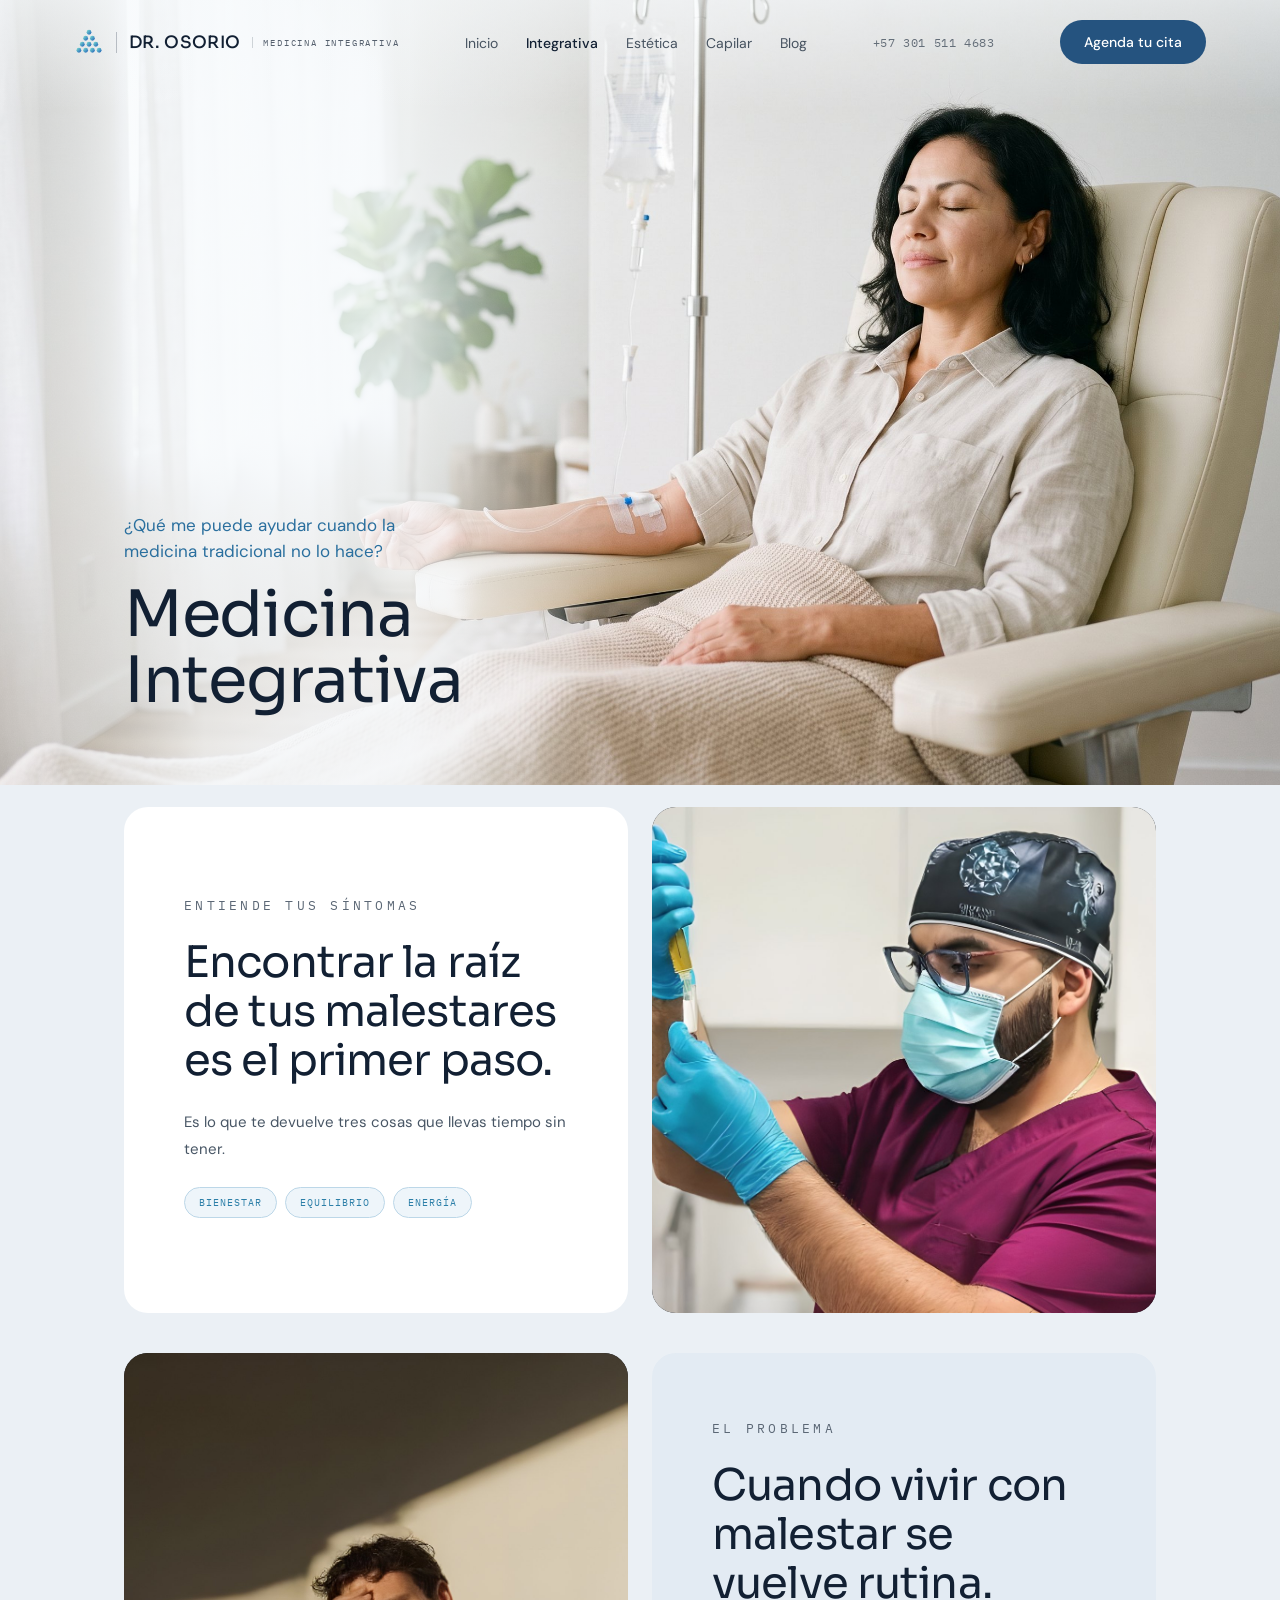
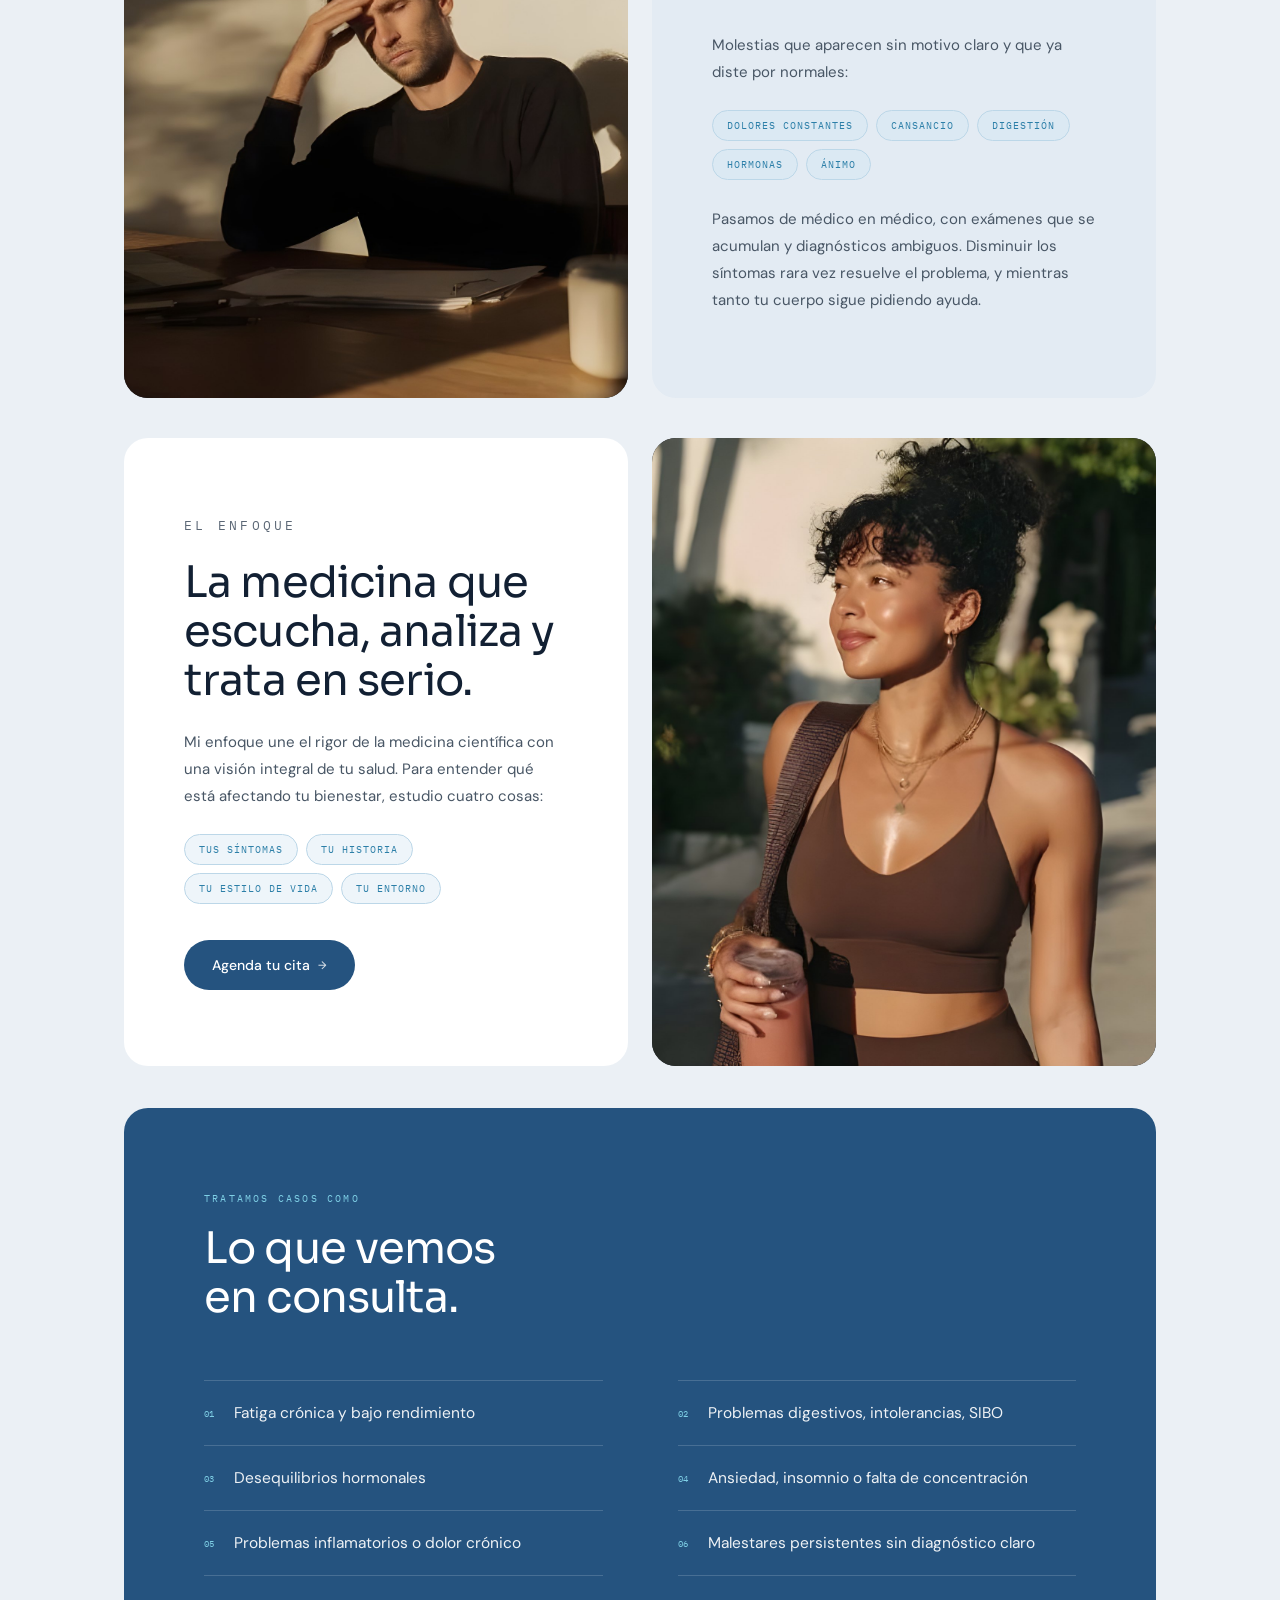
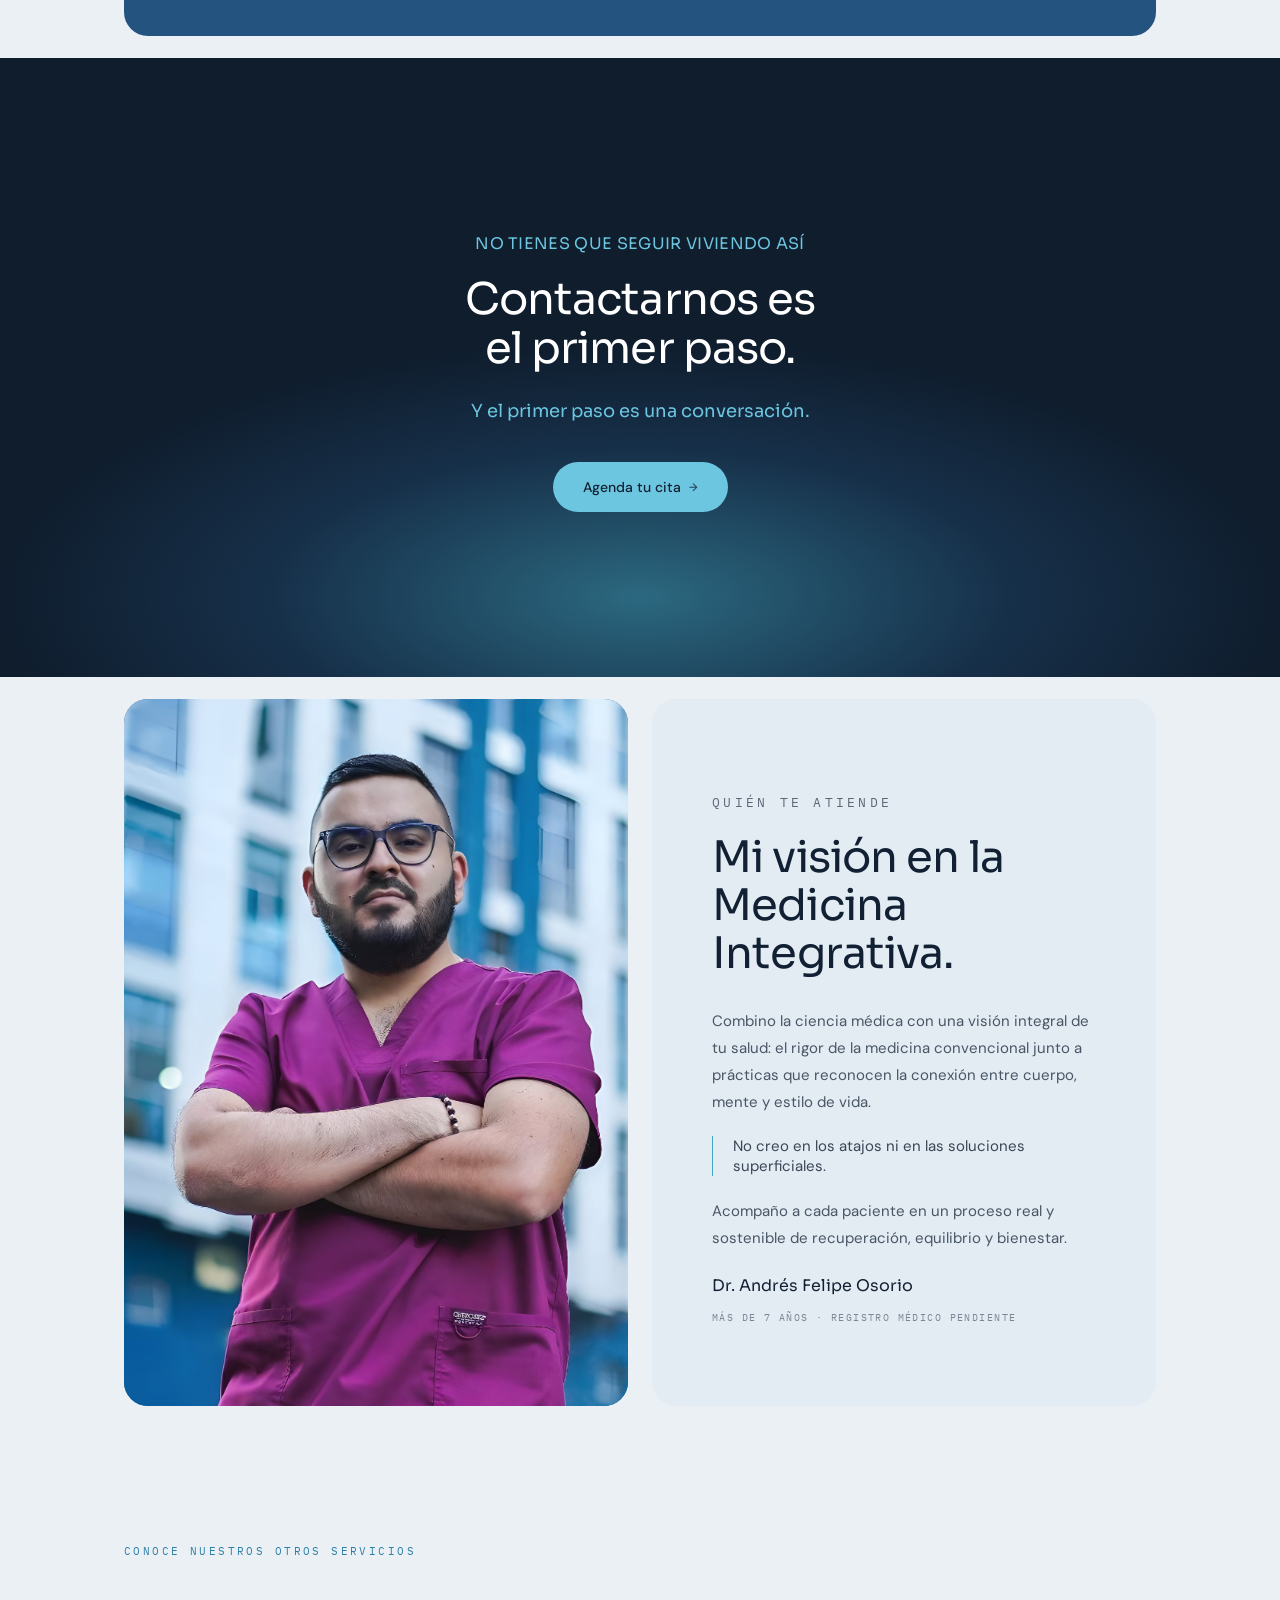
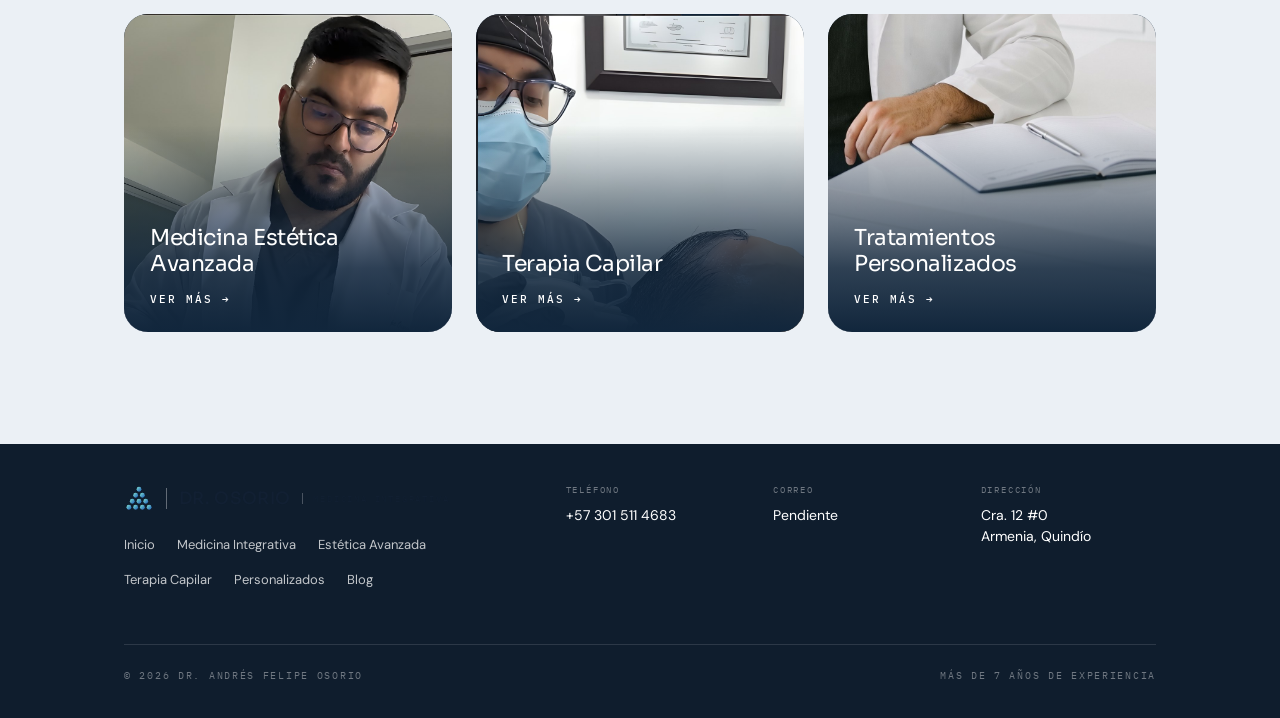
<file: medicina-integrativa.html>
<!DOCTYPE html>
<html lang="es">
<head>
<meta charset="UTF-8">
<meta name="viewport" content="width=device-width, initial-scale=1, viewport-fit=cover">
<title>Medicina Integrativa | Dr. Osorio</title>
<!--
  WORKING COPY: recreated from the screenshot of lightcoral-shark-320578.hostingersite.com/medicina-integrativa.html
  Uses the same styles and blue palette as index.html and medicina-estetica.html.
  Images marked "STAND-IN" are low-res crops from the screenshot. Swap them before going live.
-->
<link rel="preconnect" href="https://fonts.googleapis.com">
<link rel="preconnect" href="https://fonts.gstatic.com" crossorigin>
<link href="https://fonts.googleapis.com/css2?family=Sora:wght@400;500&family=DM+Sans:wght@400;500;600&family=IBM+Plex+Mono:wght@400;500&display=swap" rel="stylesheet">
<style>
  :root {
    /* Brand palette: blues based on the Vital Clinic logo (navy #25537f, cyan #42a7c4). */
    --ink: #122033;          /* headings */
    --text: #485665;         /* body copy */
    --muted: #7b8794;
    --page: #ebf0f5;         /* light section background */
    --panel: #e3ebf3;        /* about-card background */
    --white: #ffffff;
    --teal: #6cc6e0;         /* primary accent / CTA buttons */
    --teal-ink: #2c7fa8;     /* small accent text on light bg */
    --forest: #25537f;       /* old stats banner color (replaced in review #2) */
    /* Brand blues sampled from the Vital Clinic logo (confirm exact values with the designer) */
    --brand-navy: #25537f;
    --brand-cyan: #42a7c4;
    --forest-btn: #25537f;
    --night: #0f1d2d;        /* CTA + footer */
    --line-dark: rgba(255,255,255,.12);

    --font-head: "Sora", "Helvetica Neue", Arial, sans-serif;
    --font-body: "DM Sans", "Helvetica Neue", Arial, sans-serif;
    --font-mono: "IBM Plex Mono", ui-monospace, "SFMono-Regular", Menlo, monospace;

    --container: 1080px;
    --radius-lg: 24px;
    --radius-md: 20px;
  }
  *, *::before, *::after { box-sizing: border-box; }
  html { scroll-behavior: smooth; }
  body {
    margin: 0;
    font-family: var(--font-body);
    color: var(--text);
    background: var(--page);
    -webkit-font-smoothing: antialiased;
  }
  img { max-width: 100%; display: block; }
  a { color: inherit; text-decoration: none; }
  .container { max-width: var(--container); margin: 0 auto; padding: 0 24px; }
  .eyebrow {
    font-family: var(--font-mono); font-size: 11px; letter-spacing: .22em;
    text-transform: uppercase; color: var(--teal-ink); margin: 0 0 14px;
  }
  h1, h2, h3 { font-family: var(--font-head); font-weight: 400; color: var(--ink); margin: 0; letter-spacing: -0.02em; }
  :focus-visible { outline: 2px solid var(--teal); outline-offset: 3px; }

  /* Buttons */
  .btn {
    display: inline-flex; align-items: center; gap: 8px;
    font-family: var(--font-body); font-weight: 500; font-size: 14px;
    padding: 16px 28px; border-radius: 999px; border: 0; cursor: pointer;
    transition: transform .15s ease, filter .15s ease;
  }
  .btn:hover { transform: translateY(-1px); filter: brightness(1.05); }
  .btn-white { background: var(--white); color: var(--ink); }
  .btn-teal { background: var(--teal); color: var(--ink); }
  .btn-forest { background: var(--forest-btn); color: var(--white); }
  .btn .arrow { font-size: 11px; opacity: .8; }

  /* ================= HEADER / NAV ================= */
  .nav {
    position: absolute; top: 0; left: 0; right: 0; z-index: 10;
    padding-top: env(safe-area-inset-top, 0px);
  }
  .nav .container { display: flex; align-items: center; justify-content: space-between; height: 84px; gap: 24px; max-width: 1180px; }
  .brand { display: flex; align-items: center; gap: 12px; color: var(--white); }
  .brand img { width: 30px; height: 30px; object-fit: contain; }
  .brand .name { font-family: var(--font-head); font-weight: 500; font-size: 17px; letter-spacing: .02em; padding-left: 12px; border-left: 1px solid rgba(255,255,255,.35); }
  .brand .tag { font-family: var(--font-mono); font-size: 9px; letter-spacing: .2em; text-transform: uppercase; opacity: .7; padding-left: 10px; border-left: 1px solid rgba(255,255,255,.35); }
  .nav-links { display: flex; align-items: center; gap: 28px; list-style: none; margin: 0; padding: 0; }
  .nav-links a { color: rgba(255,255,255,.85); font-size: 14px; }
  .nav-links a[aria-current="page"] { color: var(--white); font-weight: 500; }
  .nav-phone { font-family: var(--font-mono); font-size: 12px; color: rgba(255,255,255,.7); letter-spacing: .05em; }
  .nav .btn { padding: 13px 24px; }
  .menu-toggle { display: none; background: none; border: 1px solid rgba(255,255,255,.4); color: #fff; border-radius: 999px; padding: 10px 16px; font-size: 13px; }

  /* ================= HERO ================= */
  /* REVIEW #1: hero image must change (wellness clinic vibe, not OR gown, not AI-looking, brighter). */
  .hero {
    position: relative; min-height: 785px; display: flex; align-items: flex-end;
    color: var(--white); overflow: hidden;
    background: #1c3a5a;
  }
  .hero-media { position: absolute; inset: 0; }
  .hero-media img { width: 100%; height: 100%; object-fit: cover; object-position: 50% 30%; }
  .hero-media .placeholder {
    width: 100%; height: 100%;
    display: grid; place-items: center;
    background:
      radial-gradient(ellipse at 65% 35%, #3f6a94 0%, #22436a 45%, #12283f 100%);
    font-family: var(--font-mono); font-size: 12px; letter-spacing: .15em; text-transform: uppercase; color: rgba(255,255,255,.45);
  }
  .hero-media::after {
    /* Dark overlay that keeps text readable. Lighten these values if the new photo is already bright. */
    content: ""; position: absolute; inset: 0;
    background: linear-gradient(90deg, rgba(8,24,40,.78) 0%, rgba(8,24,40,.45) 45%, rgba(8,24,40,.15) 100%);
  }
  .hero-content { position: relative; z-index: 2; width: 100%; padding-bottom: 88px; }
  .hero-kicker { color: #a9dcee; font-size: 17px; line-height: 1.5; max-width: 300px; margin: 0 0 22px; }
  .hero h1 { color: var(--white); font-size: clamp(44px, 6vw, 84px); line-height: 1.02; max-width: 760px; }
  .hero-actions { display: flex; gap: 12px; margin-top: 40px; flex-wrap: wrap; }

  /* ================= STATS BANNER ================= */
  /* REVIEW #2: banner considered too dark / too green for the brand. Color lives in --forest. */
  /* Two options. Switch with the class on <body>: banner-navy or banner-light */
  .stats { background: var(--banner-bg); }
  .banner-navy  { --banner-bg: var(--brand-navy); --banner-text: #e6f1f7; --banner-dot: #7fd0e6; --banner-line: rgba(255,255,255,.18); }
  .banner-light { --banner-bg: #e3f1f7; --banner-text: var(--brand-navy); --banner-dot: var(--brand-cyan); --banner-line: rgba(37,83,127,.18); }
  .stats ul { display: grid; grid-template-columns: repeat(4, 1fr); list-style: none; margin: 0; padding: 0; }
  .stats li {
    display: flex; align-items: center; gap: 10px; padding: 24px 0 24px 0;
    font-family: var(--font-mono); font-size: 11px; letter-spacing: .15em; text-transform: uppercase; color: var(--banner-text);
  }
  .stats li + li { border-left: 1px solid var(--banner-line); padding-left: 24px; }
  .stats li::before { content: ""; width: 5px; height: 5px; border-radius: 50%; background: var(--banner-dot); flex: none; }

  /* ================= SECTION HEADINGS ================= */
  .section { padding: 120px 0 0; }
  .section-head { display: grid; grid-template-columns: 1fr 1fr; gap: 40px; align-items: end; margin-bottom: 56px; }
  .section-head h2 { font-size: clamp(32px, 3.4vw, 44px); line-height: 1.12; }
  .section-head > p { margin: 0; font-size: 15px; line-height: 1.7; max-width: 460px; justify-self: end; width: 100%; }

  /* ================= SERVICES ================= */
  .services-grid { display: grid; grid-template-columns: 1fr 1fr; gap: 20px; }
  .service {
    position: relative; min-height: 488px; border-radius: var(--radius-lg); overflow: hidden;
    display: flex; flex-direction: column; justify-content: flex-end;
    padding: 34px; color: var(--white);
    background: #14314f;
  }
  .service .bg { position: absolute; inset: 0; }
  .service .bg img { width: 100%; height: 62%; object-fit: cover; object-position: top center; }
  .service .bg::after {
    content: ""; position: absolute; inset: 0;
    background: linear-gradient(180deg, rgba(22,50,78,.05) 0%, rgba(22,50,78,.35) 35%, rgba(17,38,60,.92) 62%, #11263c 100%);
  }
  .service > *:not(.bg) { position: relative; z-index: 1; }
  /* Vertical (portrait) photo shown whole: photo on the right, text column on the left */
  .service--portrait { background: #11263c; }
  .service .bg--portrait { left: auto; width: 56%; }
  .service .bg--portrait img { width: 100%; height: 100%; object-fit: cover; object-position: center top; }
  .service .bg--portrait::after {
    background: linear-gradient(90deg, #11263c 0%, rgba(17,38,60,.5) 16%, rgba(17,38,60,0) 34%),
                linear-gradient(180deg, rgba(17,38,60,0) 70%, rgba(17,38,60,.6) 100%);
  }
  .service.service--portrait h3, .service.service--portrait p, .service.service--portrait .chips { max-width: 46%; }
  .service.service--portrait h3 { font-size: 26px; }
  /* Full-height card image (for clean photos without baked-in text) */
  .service .bg--full img { height: 100%; object-position: center 30%; }
  .service .bg--full::after {
    background: linear-gradient(180deg, rgba(22,50,78,0) 0%, rgba(22,50,78,.15) 30%, rgba(17,38,60,.85) 60%, #11263c 100%);
  }
  .service .num { font-family: var(--font-mono); font-size: 13px; letter-spacing: .15em; color: #a9dcee; margin-bottom: 14px; }
  .service h3 { color: var(--white); font-size: 30px; line-height: 1.15; margin-bottom: 14px; }
  .service p { margin: 0 0 18px; font-size: 14px; line-height: 1.6; max-width: 360px; color: rgba(255,255,255,.88); }
  .chips { display: flex; flex-wrap: wrap; gap: 6px; list-style: none; margin: 0 0 30px; padding: 0; }
  .chips li {
    font-family: var(--font-mono); font-size: 10px; letter-spacing: .08em; text-transform: uppercase;
    border: 1px solid rgba(255,255,255,.4); border-radius: 999px; padding: 6px 11px;
  }
  .more { font-family: var(--font-mono); font-size: 11px; letter-spacing: .18em; text-transform: uppercase; font-weight: 500; }

  /* ================= ABOUT ================= */
  .about { display: grid; grid-template-columns: 1fr 1fr; gap: 24px; }
  .about-photo { position: relative; border-radius: var(--radius-lg); overflow: hidden; min-height: 752px; background: #2d5a8a; }
  .about-photo > img { position: absolute; inset: 0; width: 100%; height: 100%; object-fit: cover; object-position: top center; }
  .badge {
    position: absolute; left: 22px; bottom: 22px; display: flex; align-items: center; gap: 14px;
    background: var(--white); border-radius: 14px; padding: 10px 26px 10px 12px;
  }
  .badge img { width: 52px; height: 52px; border-radius: 8px; object-fit: cover; }
  .badge strong { display: block; font-family: var(--font-head); font-weight: 400; font-size: 14px; color: var(--ink); }
  .badge span { font-size: 12px; color: var(--muted); display: inline-flex; align-items: center; gap: 6px; margin-top: 4px; }
  .badge span::before { content: ""; width: 6px; height: 6px; border-radius: 50%; background: #42a7c4; }
  .about-text { background: var(--panel); border-radius: var(--radius-lg); padding: 92px 60px 60px; }
  .about-text .eyebrow { color: #5b6775; font-size: 13px; letter-spacing: .25em; }
  .about-text h2 { font-size: clamp(32px, 3.4vw, 44px); line-height: 1.1; margin-bottom: 30px; }
  .about-text p { font-size: 15px; line-height: 1.8; margin: 0 0 20px; max-width: 400px; }
  .about-text blockquote { margin: 0 0 22px; padding-left: 20px; border-left: 1px solid #42a7c4; font-size: 15px; color: #394656; }
  .about-text .btn { margin-top: 20px; }

  /* ================= TESTIMONIALS ================= */
  .testimonials { display: grid; grid-template-columns: repeat(3, 1fr); gap: 20px; }
  .testimonial { background: var(--white); border-radius: var(--radius-lg); padding: 30px 30px 28px; }
  .t-head { display: flex; align-items: center; gap: 14px; margin-bottom: 20px; }
  .avatar { width: 44px; height: 44px; border-radius: 50%; background: #dceaf4; display: grid; place-items: center; font-family: var(--font-head); color: var(--ink); font-size: 15px; flex: none; }
  .t-head strong { display: block; font-family: var(--font-head); font-weight: 400; color: var(--ink); font-size: 15px; }
  .t-head small { font-family: var(--font-mono); font-size: 9px; letter-spacing: .18em; text-transform: uppercase; color: var(--muted); }
  .testimonial p { font-size: 13.5px; line-height: 1.65; margin: 0 0 16px; color: #3e4a58; }
  .testimonial .chips li { border-color: #d5dde6; color: #5b6775; font-size: 9px; }
  .testimonial .chips { margin: 0; }

  /* ================= BLOG ================= */
  .blog { display: grid; grid-template-columns: 500px 1fr; gap: 24px; }
  .blog-img { border-radius: var(--radius-lg); overflow: hidden; min-height: 458px; background: #0c131b; }
  .blog-img img { width: 100%; height: 100%; object-fit: cover; }
  .blog-card { background: var(--white); border-radius: var(--radius-lg); padding: 60px 56px; display: flex; flex-direction: column; justify-content: center; }
  .blog-card h3 { font-size: 34px; line-height: 1.18; margin-bottom: 26px; max-width: 380px; }
  .blog-card p { font-size: 14.5px; line-height: 1.75; margin: 0 0 26px; max-width: 370px; }
  .meta { font-family: var(--font-mono); font-size: 10px; letter-spacing: .15em; text-transform: uppercase; color: var(--muted); margin-bottom: 30px; }
  .blog-card .more { color: var(--ink); }
  .all-posts { display: inline-block; margin-top: 22px; font-family: var(--font-mono); font-size: 9.5px; letter-spacing: .18em; text-transform: uppercase; color: var(--teal-ink); }

  /* ================= CTA ================= */
  .cta {
    margin-top: 72px; position: relative; overflow: hidden; background: var(--night);
    text-align: center; color: var(--white); padding: 180px 24px 150px;
  }
  .cta::before {
    content: ""; position: absolute; left: 50%; bottom: -180px; transform: translateX(-50%);
    width: 1300px; height: 520px; border-radius: 50%;
    background: radial-gradient(ellipse at center, rgba(66,167,196,.55) 0%, rgba(37,83,127,.35) 40%, rgba(13,27,43,0) 70%);
    pointer-events: none;
  }
  .cta > * { position: relative; }
  .cta .kicker { color: var(--teal); font-family: var(--font-head); font-size: 16px; letter-spacing: .02em; margin: 0 0 22px; text-transform: uppercase; }
  .cta h2 { color: var(--white); font-size: clamp(34px, 4vw, 58px); line-height: 1.1; max-width: 600px; margin: 0 auto 26px; }
  .cta .sub { color: var(--teal); font-family: var(--font-head); font-size: 18px; margin: 0 0 40px; }
  .cta .btn { padding: 16px 30px; }

  /* ================= FOOTER ================= */
  .footer { background: var(--night); color: rgba(255,255,255,.75); padding: 40px 0 36px; padding-bottom: calc(36px + env(safe-area-inset-bottom, 0px)); }
  .footer-top { display: grid; grid-template-columns: 1.4fr repeat(3, .6fr); gap: 32px; }
  .footer .brand { margin-bottom: 22px; }
  .footer-links { display: flex; flex-wrap: wrap; gap: 18px 22px; list-style: none; margin: 0; padding: 0; font-size: 13px; max-width: 460px; }
  .footer-links a:hover { color: var(--white); }
  .f-col small { display: block; font-family: var(--font-mono); font-size: 9px; letter-spacing: .2em; text-transform: uppercase; color: rgba(255,255,255,.4); margin-bottom: 10px; }
  .f-col div { color: var(--white); font-size: 14px; line-height: 1.5; }
  .footer-bottom { display: flex; justify-content: space-between; gap: 20px; margin-top: 56px; padding-top: 24px; border-top: 1px solid var(--line-dark); font-family: var(--font-mono); font-size: 9.5px; letter-spacing: .18em; text-transform: uppercase; color: rgba(255,255,255,.4); }

  /* ================= HERO TEXT VARIANTS (REVIEW #1) ================= */
  .hero-light .hero-media::after {
    background: linear-gradient(90deg, rgba(247,250,252,.35) 0%, rgba(247,250,252,.8) 18%, rgba(247,250,252,.9) 30%, rgba(247,250,252,.6) 44%, rgba(247,250,252,0) 58%);
  }
  .hero-light .hero { color: var(--ink); }
  .hero-light .hero h1 { color: var(--ink); font-size: clamp(40px, 5vw, 70px); max-width: 600px; }
  .hero-light .hero-kicker { color: #2a6f9e; }
  .hero-light .hero .btn-white { box-shadow: 0 0 0 1px rgba(16,32,50,.14), 0 6px 18px rgba(16,32,50,.08); }
  .hero-light .brand { color: var(--ink); }
  .hero-light .nav .brand .name, .hero-light .nav .brand .tag { border-left-color: rgba(16,32,50,.25); }
  .hero-light .nav-links a { color: rgba(16,32,50,.75); }
  .hero-light .nav-links a[aria-current="page"] { color: var(--ink); }
  .hero-light .nav-phone { color: rgba(16,32,50,.6); }
  .hero-light .nav .btn-white { background: var(--forest-btn); color: var(--white); }
  .hero-light .menu-toggle { color: var(--ink); border-color: rgba(16,32,50,.3); }
  .hero-dark .hero-media::after {
    background: linear-gradient(180deg, rgba(8,24,40,.6) 0, rgba(8,24,40,0) 170px), linear-gradient(90deg, rgba(8,24,40,.82) 0%, rgba(8,24,40,.6) 35%, rgba(8,24,40,.15) 62%, rgba(8,24,40,0) 80%);
  }

  /* ================= RESPONSIVE ================= */
  @media (max-width: 1100px) {
    .nav-links, .nav-phone { display: none; }
    .menu-toggle { display: inline-block; }
    .blog { grid-template-columns: 1fr 1fr; }
  }
  @media (max-width: 820px) {
    .hero { min-height: 680px; }
    .hero-media img { object-position: 72% 30%; }
    .hero-light .hero-media::after { background: linear-gradient(0deg, rgba(247,250,252,.95) 0%, rgba(247,250,252,.85) 45%, rgba(247,250,252,.2) 75%, rgba(247,250,252,.35) 100%); }
    .hero-dark .hero-media::after { background: linear-gradient(0deg, rgba(8,24,40,.88) 0%, rgba(8,24,40,.6) 50%, rgba(8,24,40,.2) 100%); }
    .hero-content { padding-bottom: 64px; }
    .stats ul { grid-template-columns: 1fr 1fr; }
    .stats li:nth-child(3) { border-left: 0; padding-left: 0; }
    .stats li:nth-child(n+3) { border-top: 1px solid var(--banner-line); }
    .section { padding-top: 88px; }
    .section-head, .services-grid, .about, .testimonials, .blog, .footer-top { grid-template-columns: 1fr; }
    .section-head > p { justify-self: start; }
    .about-photo { min-height: 520px; }
    .about-text { padding: 48px 28px; }
    .blog-card { padding: 40px 28px; }
    .blog-img { min-height: 300px; }
    .brand .tag { display: none; }
    /* Portrait cards on mobile: photo on top, text below */
    .service--portrait { min-height: 700px; }
    .service .bg--portrait { width: 100%; left: 0; height: 64%; bottom: auto; }
    .service .bg--portrait img { object-position: center 30%; }
    .service .bg--portrait::after { background: linear-gradient(180deg, rgba(17,38,60,0) 55%, #11263c 100%); }
    .service.service--portrait h3, .service.service--portrait p, .service.service--portrait .chips { max-width: none; }
    .nav .btn { display: none; }
  }
  @media (prefers-reduced-motion: reduce) {
    * { transition: none !important; scroll-behavior: auto !important; }
  }

  /* ================= MEDICINA ESTÉTICA PAGE ================= */
  .page-hero .hero-content { padding-bottom: 72px; }
  .page-hero .hero-kicker { max-width: none; margin-bottom: 18px; }

  .split { display: grid; grid-template-columns: 1fr 1fr; gap: 24px; margin-top: 40px; }
  .split:first-child { margin-top: 22px; }
  .media-card { position: relative; border-radius: var(--radius-lg); overflow: hidden; background: #0c131b; }
  .media-card > img { position: absolute; inset: 0; width: 100%; height: 100%; object-fit: cover; }
  .text-card { background: var(--white); border-radius: var(--radius-lg); padding: 60px; display: flex; flex-direction: column; justify-content: center; }
  .text-card.panel { background: var(--panel); }
  .text-card .eyebrow { color: #5b6775; font-size: 13px; letter-spacing: .25em; margin-bottom: 22px; }
  .text-card h2 { font-size: clamp(32px, 3.4vw, 44px); line-height: 1.12; margin-bottom: 24px; }
  .text-card p { font-size: 15px; line-height: 1.8; margin: 0 0 20px; max-width: 410px; }
  .text-card .accent { color: var(--teal-ink); }
  .row-1 { min-height: 507px; }
  .row-2 { min-height: 631px; }
  .row-3 { min-height: 578px; }

  .soft-chips { display: flex; flex-wrap: wrap; gap: 8px; list-style: none; margin: 4px 0 24px; padding: 0; }
  .soft-chips li {
    font-family: var(--font-mono); font-size: 10px; letter-spacing: .1em; text-transform: uppercase;
    color: #2c7fa8; background: #eef5fa; border: 1px solid #bcd7e8; border-radius: 999px; padding: 8px 14px;
  }
  .panel .soft-chips li { background: #dbe9f3; }
  .text-card .btn { align-self: flex-start; margin-top: 8px; }

  /* Treatments list card */
  .treatments { margin-top: 42px; background: var(--brand-navy); color: var(--white); border-radius: var(--radius-lg); padding: 84px 80px 60px; }
  .treatments .eyebrow { color: #7fd0e6; font-size: 10px; margin-bottom: 20px; }
  .treatments h2 { color: var(--white); font-size: clamp(34px, 3.4vw, 46px); line-height: 1.12; margin-bottom: 58px; }
  .t-list { display: grid; grid-template-columns: 1fr 1fr; column-gap: 75px; list-style: none; margin: 0; padding: 0; }
  .t-list li { display: grid; grid-template-columns: 32px 1fr; padding: 24px 0 22px; border-top: 1px solid rgba(255,255,255,.16); }
  .t-list li:nth-last-child(-n+2) { border-bottom: 1px solid rgba(255,255,255,.16); }
  .t-list .n { font-family: var(--font-mono); font-size: 9px; color: #7fd0e6; padding-top: 5px; }
  .t-list strong { display: block; font-family: var(--font-head); font-weight: 500; font-size: 16px; margin-bottom: 8px; }
  .t-list span { font-size: 13px; color: rgba(255,255,255,.72); }

  .page-cta { margin-top: 22px; padding: 175px 24px 165px; }

  /* About */
  .about-page { margin-top: 22px; }
  .about-page .about-photo { min-height: 682px; }
  .about-text .sign { font-family: var(--font-head); color: var(--ink); font-size: 16px; margin: 18px 0 8px; }
  .about-text .sign-meta { font-family: var(--font-mono); font-size: 9.5px; letter-spacing: .15em; text-transform: uppercase; color: var(--muted); }

  /* Other services */
  .others { padding-top: 138px; padding-bottom: 112px; }
  .others .eyebrow { margin-bottom: 56px; }
  .mini-grid { display: grid; grid-template-columns: repeat(3, 1fr); gap: 24px; }
  .mini { position: relative; height: 318px; border-radius: var(--radius-lg); overflow: hidden; display: flex; flex-direction: column; justify-content: flex-end; padding: 26px; color: var(--white); background: #11263c; }
  .mini img { position: absolute; inset: 0; width: 100%; height: 100%; object-fit: cover; object-position: center top; }
  .mini::after { content: ""; position: absolute; inset: 0; background: linear-gradient(180deg, rgba(17,38,60,0) 35%, rgba(17,38,60,.85) 80%, #11263c 100%); }
  .mini > *:not(img) { position: relative; z-index: 1; }
  .mini h3 { color: var(--white); font-size: 22px; line-height: 1.15; margin-bottom: 16px; }

  @media (max-width: 820px) {
    .split { grid-template-columns: 1fr; }
    .row-2 .media-card { order: -1; }
    .media-card { min-height: 380px; }
    .row-1, .row-2, .row-3 { min-height: 0; }
    .text-card { padding: 44px 28px; }
    .treatments { padding: 56px 28px 40px; }
    .t-list { grid-template-columns: 1fr; }
    .t-list li:nth-last-child(2) { border-bottom: 0; }
    .about-page .about-photo { min-height: 520px; }
    .mini-grid { grid-template-columns: 1fr; }
    .others { padding-top: 88px; padding-bottom: 88px; }
  }

  /* Hero with a vertical photo in a rounded frame */
  .hero--framed { background: radial-gradient(ellipse 45% 70% at 72% 55%, rgba(66,167,196,.22) 0%, rgba(17,38,60,0) 70%), #11263c; align-items: center; }
  .hero--framed .hero-frame-wrap { position: absolute; inset: 0; display: flex; justify-content: flex-end; align-items: center; padding-top: 70px; pointer-events: none; }
  .hero-frame { margin: 0; height: min(640px, 80%); aspect-ratio: 1002 / 1420; border-radius: var(--radius-lg); overflow: hidden; box-shadow: 0 30px 60px rgba(4,12,22,.45); }
  .hero-frame img { width: 100%; height: 100%; object-fit: cover; }
  .hero--framed .hero-content { padding-bottom: 0; padding-top: 70px; }
  .hero--framed h1 { font-size: clamp(40px, 4.4vw, 68px); max-width: 600px; }
  @media (max-width: 820px) {
    .hero--framed { flex-direction: column; align-items: stretch; min-height: 0; padding: 100px 0 56px; }
    .hero--framed .hero-frame-wrap { position: static; justify-content: center; padding-top: 0; order: -1; }
    .hero-frame { height: auto; width: 100%; max-width: 420px; }
    .hero--framed .hero-content { padding-top: 36px; }
  }

  /* ================= TERAPIA CAPILAR PAGE ================= */
  .cap-r1 { min-height: 506px; }
  .cap-r2 { min-height: 595px; }
  .cap-r3 { min-height: 655px; }
  .text-card .soft-chips { margin-bottom: 8px; }
  .text-card .btn { margin-top: 28px; }

  /* Single-column treatment list with the number on the right */
  .t-list--single { grid-template-columns: 1fr; }
  .t-list--single li { grid-template-columns: 1fr auto; align-items: center; padding: 22px 0; }
  .t-list--single li:nth-last-child(-n+2) { border-bottom: 0; }
  .t-list--single li:last-child { border-bottom: 1px solid rgba(255,255,255,.16); }
  .t-list--single strong { font-size: 19px; font-weight: 400; margin: 0; }
  .t-list--single .n { padding-top: 0; }

  @media (max-width: 820px) {
    .split--text-first .media-card { order: -1; }
    .cap-r1, .cap-r2, .cap-r3 { min-height: 0; }
    .t-list--single strong { font-size: 16px; }
  }

  /* Headings with fixed line breaks on desktop, natural wrapping on phones */
  h1 .line, h2 .line { display: block; white-space: nowrap; }
  .cta h2 { max-width: none; font-size: clamp(34px, 3.4vw, 58px); line-height: 1.12; }
  /* Hero placeholder until the new image is ready */
  .page-hero .hero-media .placeholder {
    background: radial-gradient(ellipse 50% 70% at 72% 40%, rgba(66,167,196,.28) 0%, rgba(17,38,60,0) 70%), linear-gradient(135deg, #1c3a5a 0%, #11263c 100%);
    place-items: start end; padding: 120px 40px 0; color: rgba(255,255,255,.4);
  }
  @media (max-width: 820px) { h1 .line, h2 .line { display: inline; white-space: normal; } }

  /* Capilar hero: keep the trichoscope in view, soften the nav area */
  .page-hero .hero-media img { object-position: center 25%; }
  .hero-light .page-hero .hero-media::after {
    background: linear-gradient(180deg, rgba(247,250,252,.7) 0, rgba(247,250,252,0) 120px),
                linear-gradient(90deg, rgba(247,250,252,.35) 0%, rgba(247,250,252,.8) 18%, rgba(247,250,252,.9) 30%, rgba(247,250,252,.6) 44%, rgba(247,250,252,0) 58%);
  }
  @media (max-width: 820px) {
    .page-hero .hero-media img { object-position: 74% center; }
    .hero-light .page-hero .hero-media::after { background: linear-gradient(0deg, rgba(247,250,252,.95) 0%, rgba(247,250,252,.85) 40%, rgba(247,250,252,.1) 65%, rgba(247,250,252,.5) 100%); }
  }

  /* ================= MEDICINA INTEGRATIVA PAGE ================= */
  .mi-r1 { min-height: 506px; }
  .mi-r2 { min-height: 645px; }
  .mi-r3 { min-height: 628px; }
  .text-card p + .soft-chips + p { margin-top: 18px; }
  /* Two-column list, number before each item, no descriptions */
  .t-list--compact li { grid-template-columns: 30px 1fr; align-items: center; padding: 22px 0; }
  .t-list--compact .n { padding-top: 0; }
  .t-list--compact strong { font-family: var(--font-body); font-weight: 400; font-size: 15.5px; margin: 0; color: rgba(255,255,255,.92); }
  @media (max-width: 820px) {
    .mi-r1, .mi-r2, .mi-r3 { min-height: 0; }
  }
  .page-hero h1 { max-width: none; }

  /* Integrativa hero: keep the patient and IV bag in view */
  .page-hero .hero-media img { object-position: center top; }
  @media (max-width: 820px) { .page-hero .hero-media img { object-position: 68% center; } }
  /* Narrower white fade so the IV bag in the middle of the photo stays visible */
  .hero-light .page-hero .hero-media::after {
    background: linear-gradient(180deg, rgba(247,250,252,.6) 0, rgba(247,250,252,0) 110px),
                linear-gradient(90deg, rgba(247,250,252,.4) 0%, rgba(247,250,252,.85) 16%, rgba(247,250,252,.85) 32%, rgba(247,250,252,.35) 42%, rgba(247,250,252,0) 48%);
  }
  @media (max-width: 820px) {
    .hero-light .page-hero .hero-media::after { background: linear-gradient(0deg, rgba(247,250,252,.95) 0%, rgba(247,250,252,.85) 38%, rgba(247,250,252,.1) 62%, rgba(247,250,252,.4) 100%); }
  }
</style>
</head>
<body class="hero-light banner-navy">

<!-- ================= HEADER ================= -->
<header class="nav">
  <div class="container">
    <a class="brand" href="index.html" aria-label="Dr. Osorio, inicio">
      <img src="assets/img/r-4c68d548.svg" alt="">
      <span class="name">DR. OSORIO</span>
      <span class="tag">Medicina integrativa</span>
    </a>
    <ul class="nav-links">
      <li><a href="index.html">Inicio</a></li>
      <li><a href="medicina-integrativa.html" aria-current="page">Integrativa</a></li>
      <li><a href="medicina-estetica.html">Estética</a></li>
      <li><a href="terapia-capilar.html">Capilar</a></li>
      <li><a href="blog.html">Blog</a></li>
    </ul>
    <span class="nav-phone">+57 301 511 4683</span>
    <a class="btn btn-white" href="#agenda">Agenda tu cita</a>
    <button class="menu-toggle" type="button">Menú</button>
  </div>
</header>

<main>

  <!-- ================= HERO ================= -->
  <!-- Hero: AI image of a patient receiving IV therapy in a wellness lounge (brother's request). File: images/medicina-integrativa-hero.jpg -->
  <section class="hero page-hero">
    <div class="hero-media">
      <img src="assets/img/r-4553f719.jpg" alt="Paciente recibiendo sueroterapia en una clínica de bienestar">
    </div>
    <div class="container hero-content">
      <p class="hero-kicker">¿Qué me puede ayudar cuando la<br>medicina tradicional no lo hace?</p>
      <h1>Medicina Integrativa</h1>
    </div>
  </section>

  <div class="container">

    <!-- ================= ROW 1 ================= -->
    <div class="split mi-r1 split--text-first">
      <div class="text-card">
        <p class="eyebrow">Entiende tus síntomas</p>
        <h2>Encontrar la raíz de tus malestares es el primer paso.</h2>
        <p>Es lo que te devuelve tres cosas que llevas tiempo sin tener.</p>
        <ul class="soft-chips"><li>Bienestar</li><li>Equilibrio</li><li>Energía</li></ul>
      </div>
      <!-- STAND-IN image (Dr. Osorio with gloves, mask and a tube: may read as a procedure). Name badge removed, as on the other pages -->
      <div class="media-card"><img src="assets/img/r-5e1204b0.jpg" alt="" style="object-position: 60% center"></div>
    </div>

    <!-- ================= ROW 2 ================= -->
    <div class="split mi-r2">
      <!-- STAND-IN image -->
      <div class="media-card"><img src="assets/img/r-7441ba7d.jpg" alt=""></div>
      <div class="text-card panel">
        <p class="eyebrow">El problema</p>
        <h2>Cuando vivir con malestar se vuelve rutina.</h2>
        <p>Molestias que aparecen sin motivo claro y que ya diste por normales:</p>
        <ul class="soft-chips"><li>Dolores constantes</li><li>Cansancio</li><li>Digestión</li><li>Hormonas</li><li>Ánimo</li></ul>
        <p>Pasamos de médico en médico, con exámenes que se acumulan y diagnósticos ambiguos. Disminuir los síntomas rara vez resuelve el problema, y mientras tanto tu cuerpo sigue pidiendo ayuda.</p>
      </div>
    </div>

    <!-- ================= ROW 3 ================= -->
    <div class="split mi-r3 split--text-first">
      <div class="text-card">
        <p class="eyebrow">El enfoque</p>
        <h2>La medicina que escucha, analiza y trata en serio.</h2>
        <p>Mi enfoque une el rigor de la medicina científica con una visión integral de tu salud. Para entender qué está afectando tu bienestar, estudio cuatro cosas:</p>
        <ul class="soft-chips"><li>Tus síntomas</li><li>Tu historia</li><li>Tu estilo de vida</li><li>Tu entorno</li></ul>
        <a class="btn btn-forest" href="#agenda">Agenda tu cita <span class="arrow">→</span></a>
      </div>
      <!-- STAND-IN image (same low-quality photo the homepage used to have) -->
      <div class="media-card"><img src="assets/img/r-f5756eb2.jpg" alt=""></div>
    </div>

    <!-- ================= WHAT WE SEE ================= -->
    <section class="treatments">
      <p class="eyebrow">Tratamos casos como</p>
      <h2>Lo que vemos<br>en consulta.</h2>
      <ol class="t-list t-list--compact">
        <li><span class="n">01</span><strong>Fatiga crónica y bajo rendimiento</strong></li>
        <li><span class="n">02</span><strong>Problemas digestivos, intolerancias, SIBO</strong></li>
        <li><span class="n">03</span><strong>Desequilibrios hormonales</strong></li>
        <li><span class="n">04</span><strong>Ansiedad, insomnio o falta de concentración</strong></li>
        <li><span class="n">05</span><strong>Problemas inflamatorios o dolor crónico</strong></li>
        <li><span class="n">06</span><strong>Malestares persistentes sin diagnóstico claro</strong></li>
      </ol>
    </section>
  </div>

  <!-- ================= CTA BAND ================= -->
  <section class="cta page-cta" id="agenda">
    <p class="kicker">No tienes que seguir viviendo así</p>
    <h2><span class="line">Contactarnos es</span> <span class="line">el primer paso.</span></h2>
    <p class="sub">Y el primer paso es una conversación.</p>
    <a class="btn btn-teal" href="tel:+573015114683">Agenda tu cita <span class="arrow">→</span></a>
  </section>

  <!-- ================= ABOUT ================= -->
  <section class="container about about-page">
    <div class="about-photo">
      <!-- STAND-IN image -->
      <img src="assets/img/r-c765b431.jpg" alt="Dr. Andrés Felipe Osorio">
    </div>
    <div class="about-text">
      <p class="eyebrow">Quién te atiende</p>
      <h2>Mi visión en la Medicina Integrativa.</h2>
      <p>Combino la ciencia médica con una visión integral de tu salud: el rigor de la medicina convencional junto a prácticas que reconocen la conexión entre cuerpo, mente y estilo de vida.</p>
      <blockquote>No creo en los atajos ni en las soluciones superficiales.</blockquote>
      <p>Acompaño a cada paciente en un proceso real y sostenible de recuperación, equilibrio y bienestar.</p>
      <p class="sign">Dr. Andrés Felipe Osorio</p>
      <p class="sign-meta">Más de 7 años · Registro médico pendiente</p>
    </div>
  </section>

  <!-- ================= OTHER SERVICES (same images as the homepage cards) ================= -->
  <section class="container others">
    <p class="eyebrow">Conoce nuestros otros servicios</p>
    <div class="mini-grid">
      <a class="mini" href="medicina-estetica.html">
        <img src="assets/img/r-a1d573a9.jpg" alt="Dr. Andrés Felipe Osorio durante un tratamiento de medicina estética" style="object-position: center 12%">
        <h3>Medicina Estética Avanzada</h3>
        <span class="more">Ver más →</span>
      </a>
      <a class="mini" href="terapia-capilar.html">
        <img src="assets/img/r-46729c44.jpg" alt="Dr. Andrés Felipe Osorio durante un tratamiento capilar" style="object-position: center 20%">
        <h3>Terapia Capilar</h3>
        <span class="more">Ver más →</span>
      </a>
      <a class="mini" href="tratamientos-personalizados.html">
        <img src="assets/img/r-ad375cc1.jpg" alt="Cuaderno de notas en consulta" style="object-position: center 40%">
        <h3>Tratamientos Personalizados</h3>
        <span class="more">Ver más →</span>
      </a>
    </div>
  </section>
</main>

<!-- ================= FOOTER ================= -->
<footer class="footer">
  <div class="container">
    <div class="footer-top">
      <div>
        <a class="brand" href="index.html">
          <img src="assets/img/r-4c68d548.svg" alt="">
          <span class="name">DR. OSORIO</span>
          <span class="tag">Medicina integrativa</span>
        </a>
        <ul class="footer-links">
          <li><a href="index.html">Inicio</a></li>
          <li><a href="medicina-integrativa.html">Medicina Integrativa</a></li>
          <li><a href="medicina-estetica.html">Estética Avanzada</a></li>
          <li><a href="terapia-capilar.html">Terapia Capilar</a></li>
          <li><a href="tratamientos-personalizados.html">Personalizados</a></li>
          <li><a href="blog.html">Blog</a></li>
        </ul>
      </div>
      <div class="f-col"><small>Teléfono</small><div>+57 301 511 4683</div></div>
      <div class="f-col"><small>Correo</small><div>Pendiente</div></div>
      <div class="f-col"><small>Dirección</small><div>Cra. 12 #0<br>Armenia, Quindío</div></div>
    </div>
    <div class="footer-bottom">
      <span>© 2026 Dr. Andrés Felipe Osorio</span>
      <span>Más de 7 años de experiencia</span>
    </div>
  </div>
</footer>

</body>
</html>
</file>
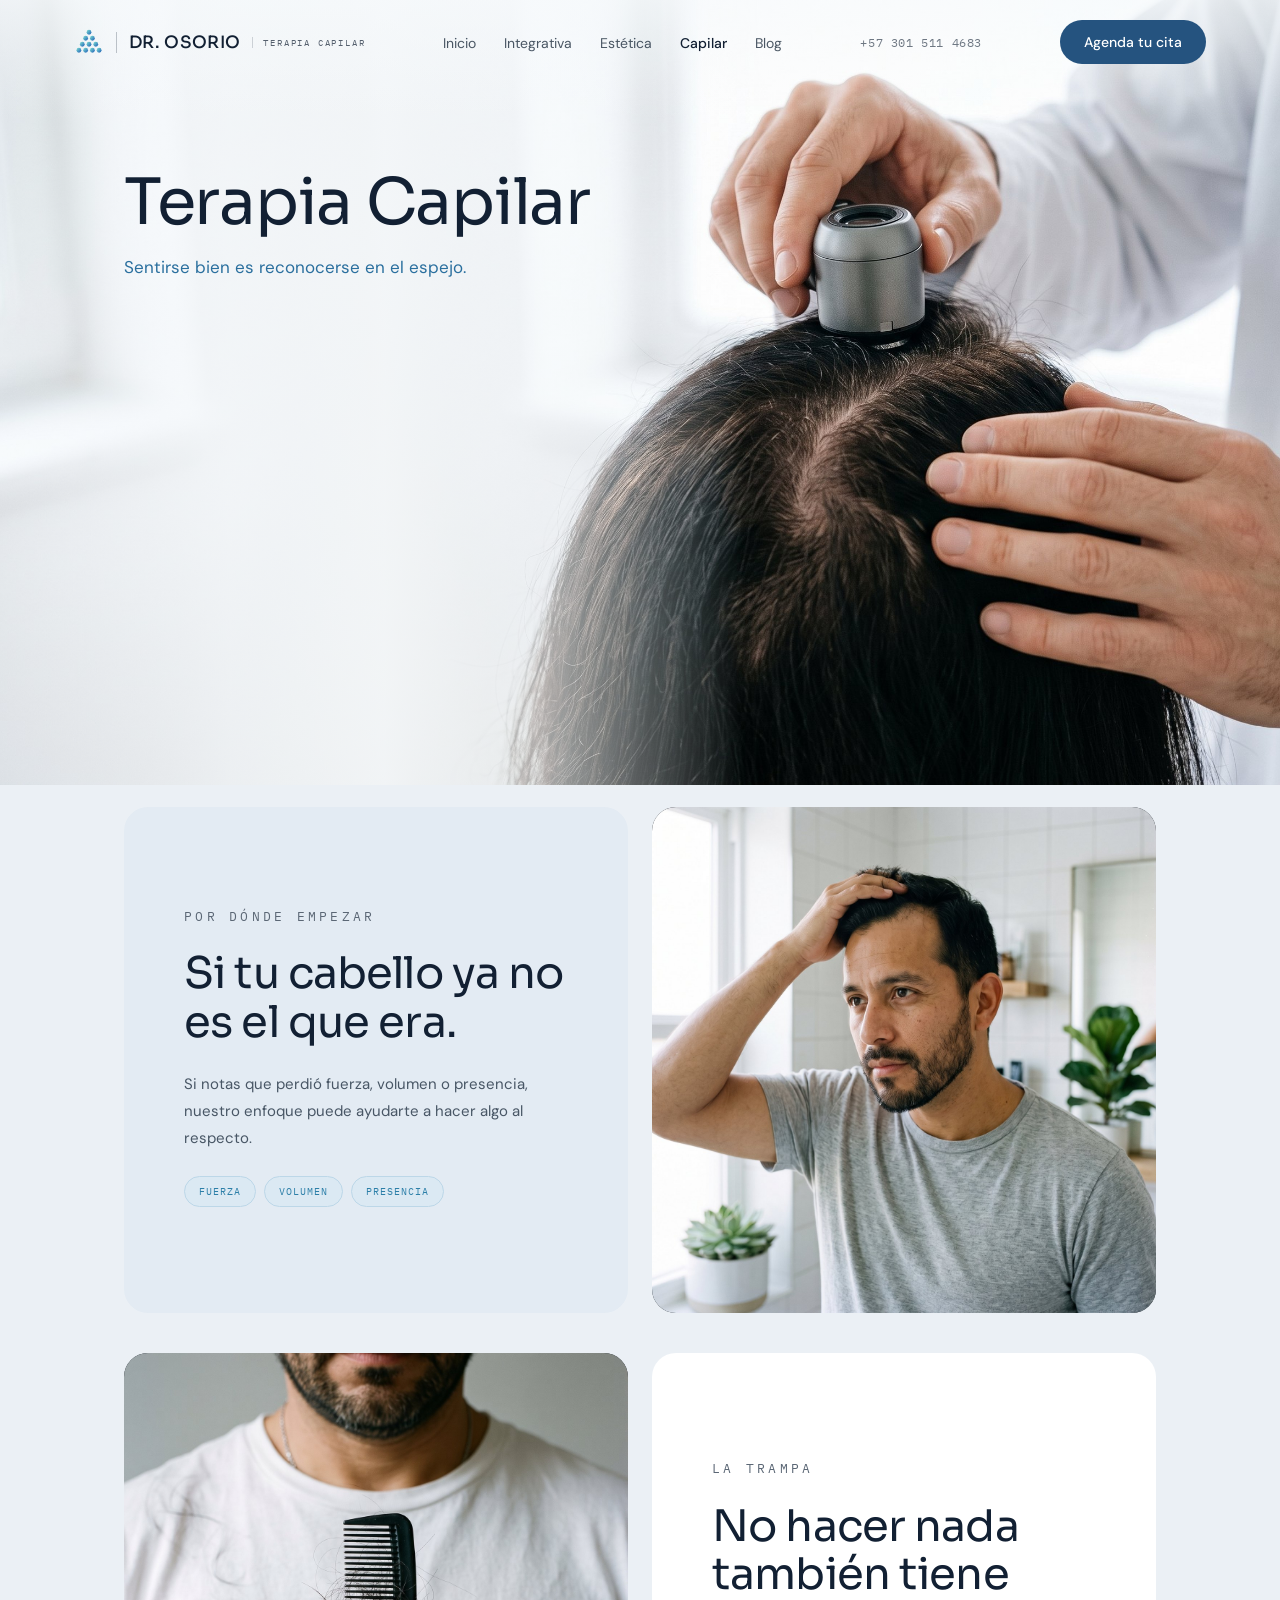
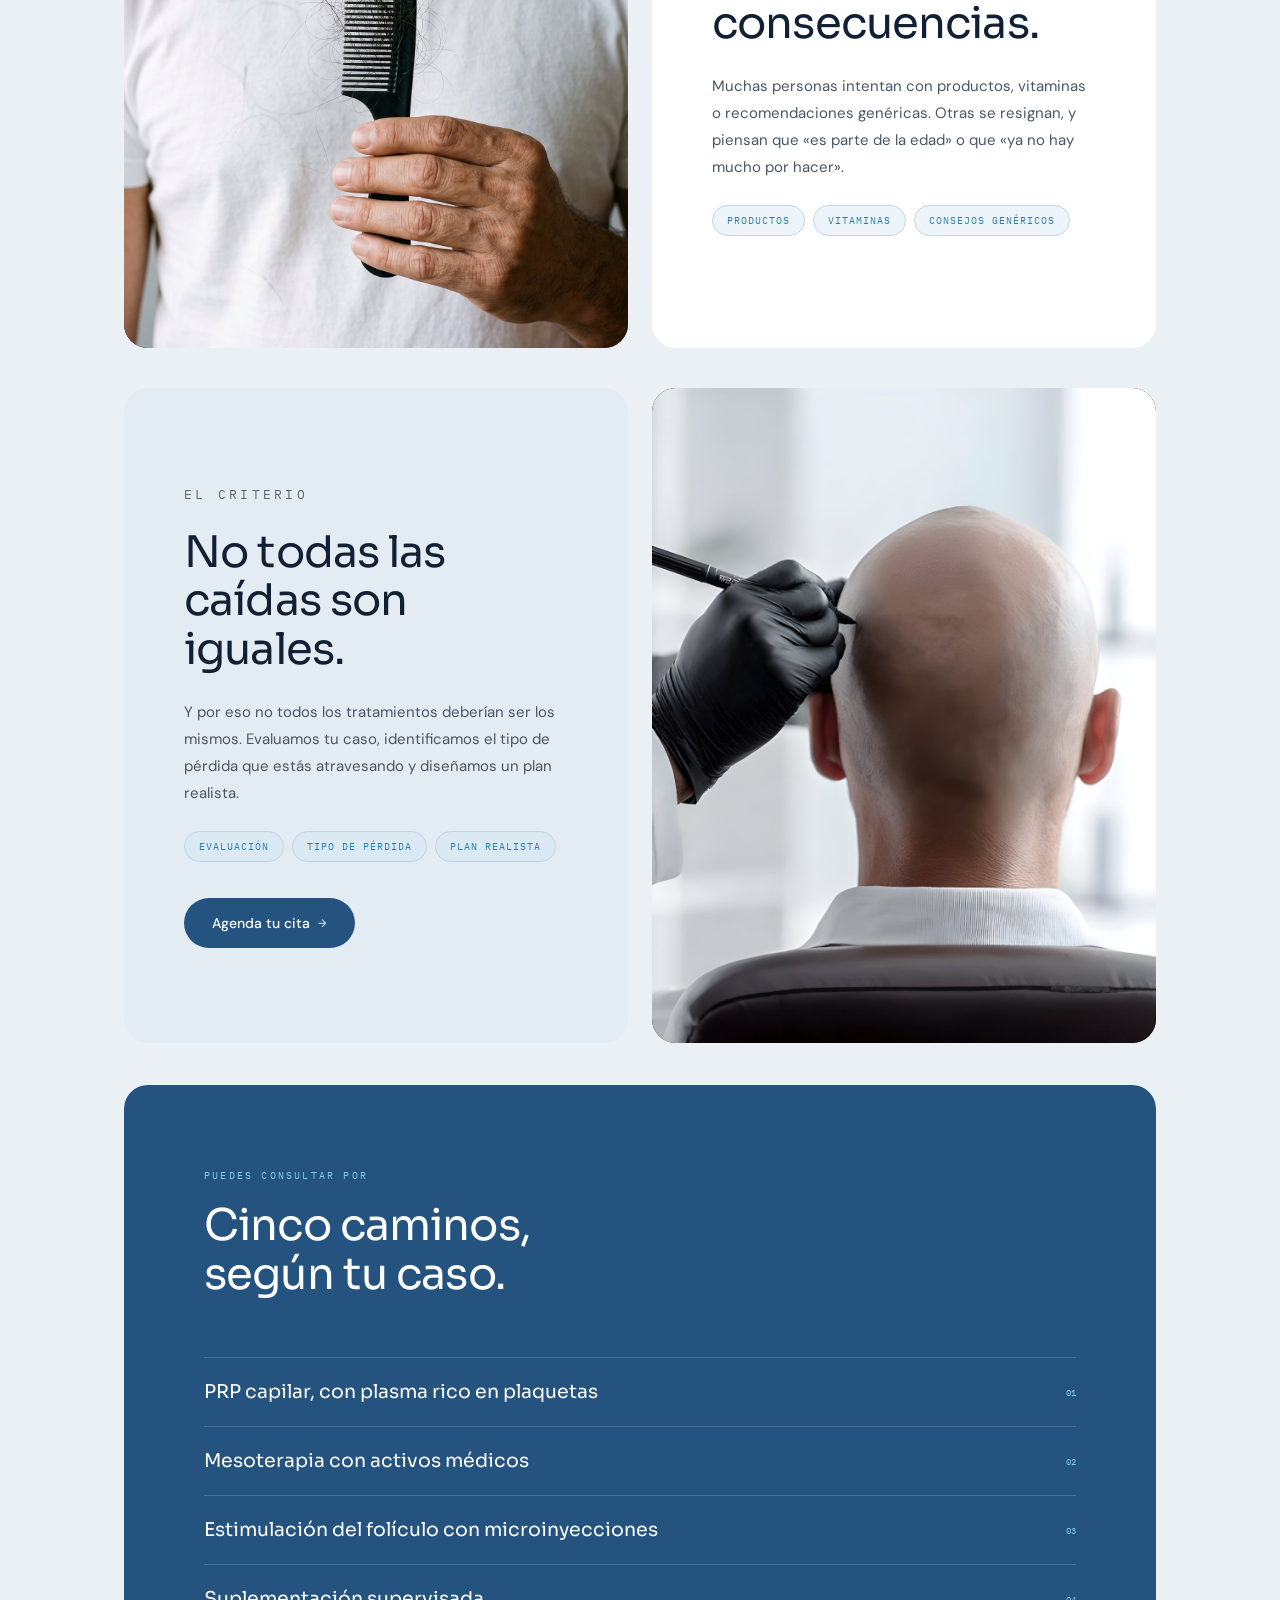
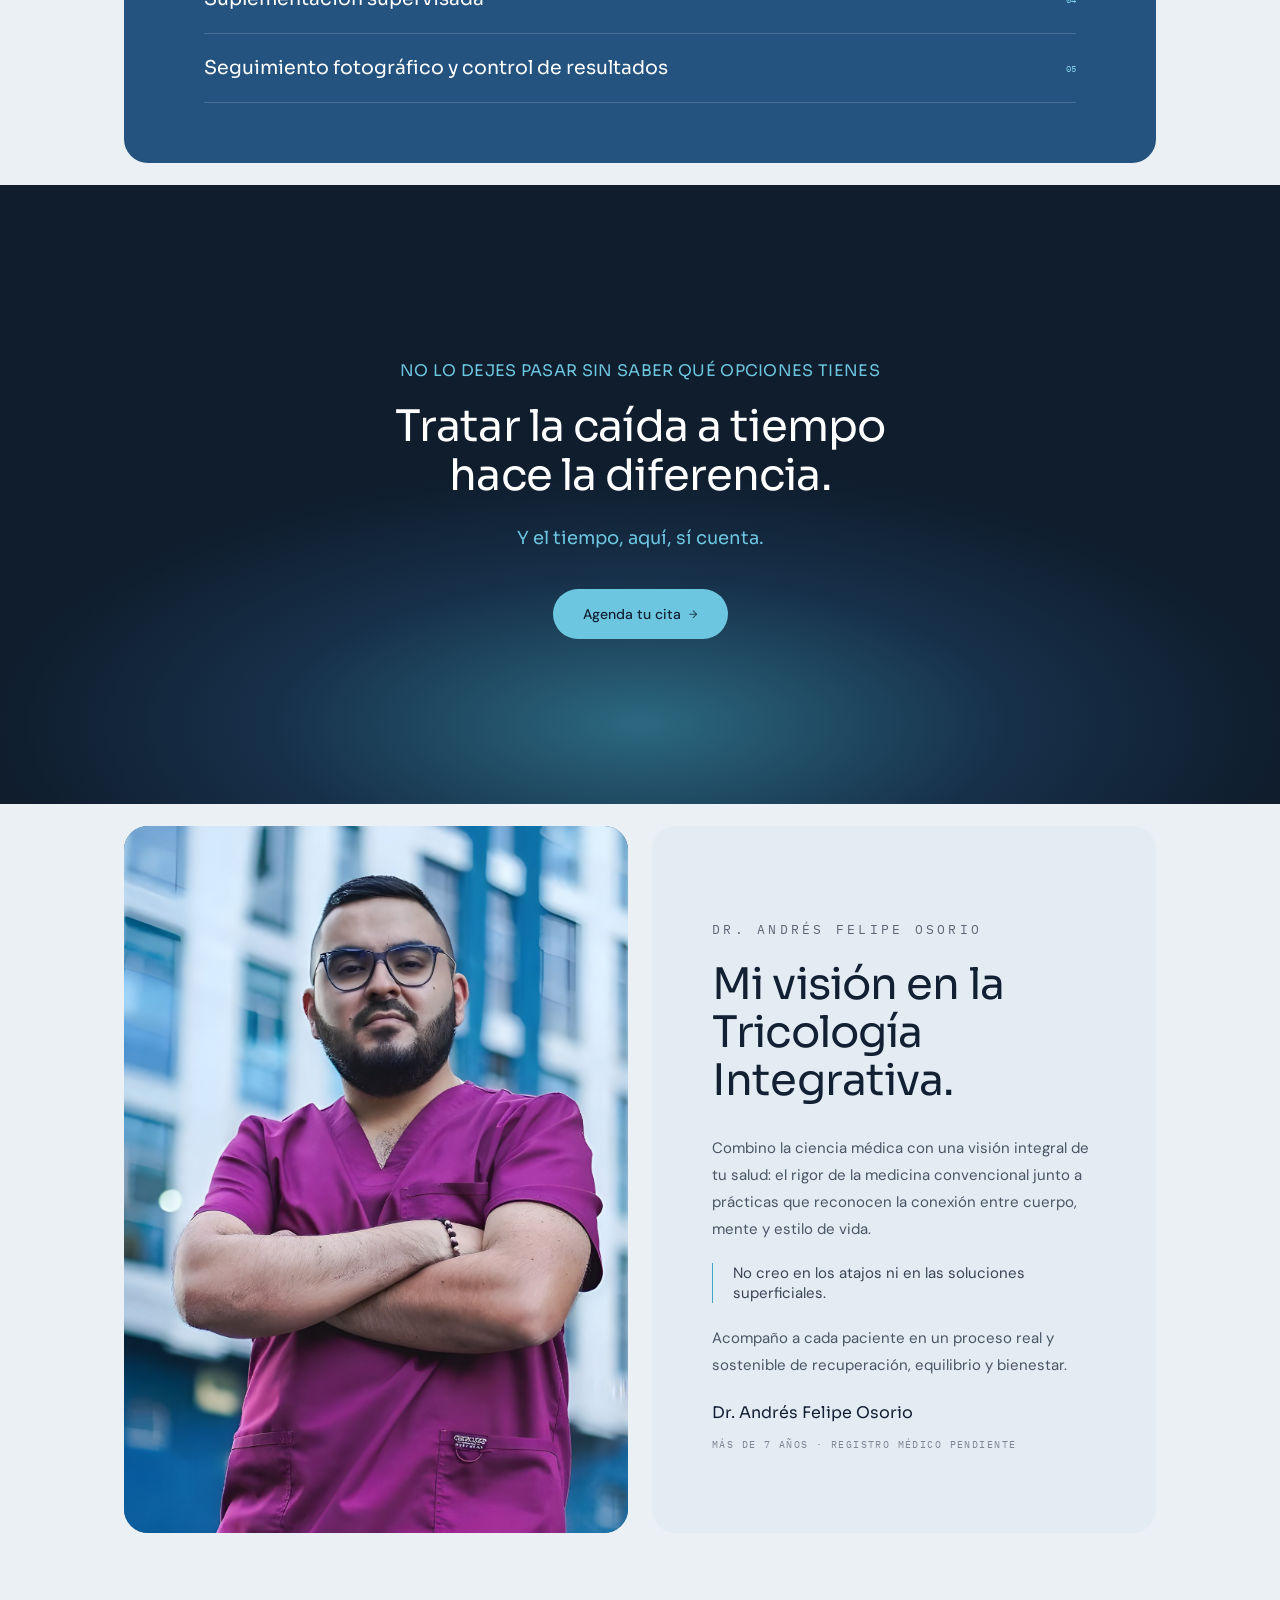
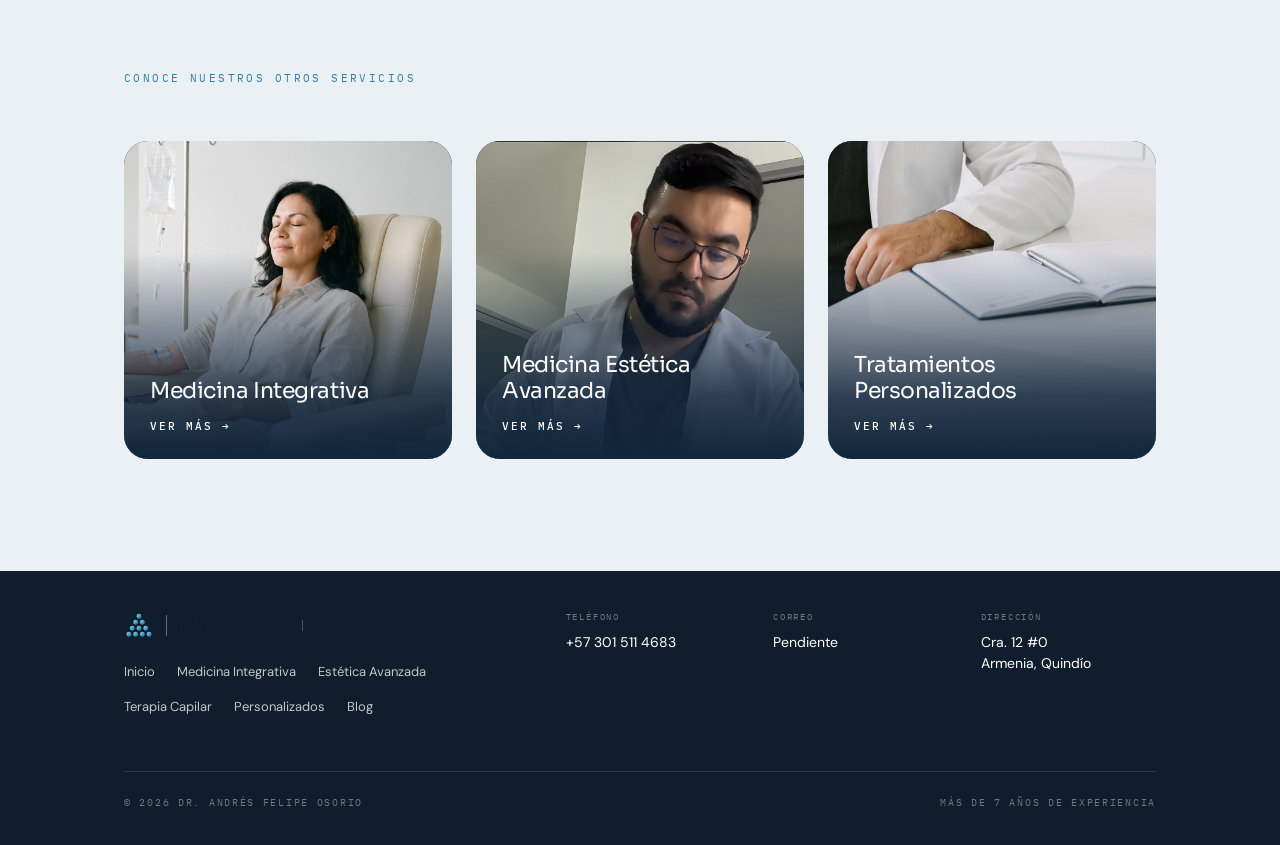
<file: terapia-capilar.html>
<!DOCTYPE html>
<html lang="es">
<head>
<meta charset="UTF-8">
<meta name="viewport" content="width=device-width, initial-scale=1, viewport-fit=cover">
<title>Terapia Capilar | Dr. Osorio</title>
<!--
  WORKING COPY: recreated from the screenshot of lightcoral-shark-320578.hostingersite.com/terapia-capilar.html
  Uses the same styles and blue palette as index.html and medicina-estetica.html.
  Images marked "STAND-IN" are low-res crops from the screenshot. Swap them before going live.
-->
<link rel="preconnect" href="https://fonts.googleapis.com">
<link rel="preconnect" href="https://fonts.gstatic.com" crossorigin>
<link href="https://fonts.googleapis.com/css2?family=Sora:wght@400;500&family=DM+Sans:wght@400;500;600&family=IBM+Plex+Mono:wght@400;500&display=swap" rel="stylesheet">
<style>
  :root {
    /* Brand palette: blues based on the Vital Clinic logo (navy #25537f, cyan #42a7c4). */
    --ink: #122033;          /* headings */
    --text: #485665;         /* body copy */
    --muted: #7b8794;
    --page: #ebf0f5;         /* light section background */
    --panel: #e3ebf3;        /* about-card background */
    --white: #ffffff;
    --teal: #6cc6e0;         /* primary accent / CTA buttons */
    --teal-ink: #2c7fa8;     /* small accent text on light bg */
    --forest: #25537f;       /* old stats banner color (replaced in review #2) */
    /* Brand blues sampled from the Vital Clinic logo (confirm exact values with the designer) */
    --brand-navy: #25537f;
    --brand-cyan: #42a7c4;
    --forest-btn: #25537f;
    --night: #0f1d2d;        /* CTA + footer */
    --line-dark: rgba(255,255,255,.12);

    --font-head: "Sora", "Helvetica Neue", Arial, sans-serif;
    --font-body: "DM Sans", "Helvetica Neue", Arial, sans-serif;
    --font-mono: "IBM Plex Mono", ui-monospace, "SFMono-Regular", Menlo, monospace;

    --container: 1080px;
    --radius-lg: 24px;
    --radius-md: 20px;
  }
  *, *::before, *::after { box-sizing: border-box; }
  html { scroll-behavior: smooth; }
  body {
    margin: 0;
    font-family: var(--font-body);
    color: var(--text);
    background: var(--page);
    -webkit-font-smoothing: antialiased;
  }
  img { max-width: 100%; display: block; }
  a { color: inherit; text-decoration: none; }
  .container { max-width: var(--container); margin: 0 auto; padding: 0 24px; }
  .eyebrow {
    font-family: var(--font-mono); font-size: 11px; letter-spacing: .22em;
    text-transform: uppercase; color: var(--teal-ink); margin: 0 0 14px;
  }
  h1, h2, h3 { font-family: var(--font-head); font-weight: 400; color: var(--ink); margin: 0; letter-spacing: -0.02em; }
  :focus-visible { outline: 2px solid var(--teal); outline-offset: 3px; }

  /* Buttons */
  .btn {
    display: inline-flex; align-items: center; gap: 8px;
    font-family: var(--font-body); font-weight: 500; font-size: 14px;
    padding: 16px 28px; border-radius: 999px; border: 0; cursor: pointer;
    transition: transform .15s ease, filter .15s ease;
  }
  .btn:hover { transform: translateY(-1px); filter: brightness(1.05); }
  .btn-white { background: var(--white); color: var(--ink); }
  .btn-teal { background: var(--teal); color: var(--ink); }
  .btn-forest { background: var(--forest-btn); color: var(--white); }
  .btn .arrow { font-size: 11px; opacity: .8; }

  /* ================= HEADER / NAV ================= */
  .nav {
    position: absolute; top: 0; left: 0; right: 0; z-index: 10;
    padding-top: env(safe-area-inset-top, 0px);
  }
  .nav .container { display: flex; align-items: center; justify-content: space-between; height: 84px; gap: 24px; max-width: 1180px; }
  .brand { display: flex; align-items: center; gap: 12px; color: var(--white); }
  .brand img { width: 30px; height: 30px; object-fit: contain; }
  .brand .name { font-family: var(--font-head); font-weight: 500; font-size: 17px; letter-spacing: .02em; padding-left: 12px; border-left: 1px solid rgba(255,255,255,.35); }
  .brand .tag { font-family: var(--font-mono); font-size: 9px; letter-spacing: .2em; text-transform: uppercase; opacity: .7; padding-left: 10px; border-left: 1px solid rgba(255,255,255,.35); }
  .nav-links { display: flex; align-items: center; gap: 28px; list-style: none; margin: 0; padding: 0; }
  .nav-links a { color: rgba(255,255,255,.85); font-size: 14px; }
  .nav-links a[aria-current="page"] { color: var(--white); font-weight: 500; }
  .nav-phone { font-family: var(--font-mono); font-size: 12px; color: rgba(255,255,255,.7); letter-spacing: .05em; }
  .nav .btn { padding: 13px 24px; }
  .menu-toggle { display: none; background: none; border: 1px solid rgba(255,255,255,.4); color: #fff; border-radius: 999px; padding: 10px 16px; font-size: 13px; }

  /* ================= HERO ================= */
  /* REVIEW #1: hero image must change (wellness clinic vibe, not OR gown, not AI-looking, brighter). */
  .hero {
    position: relative; min-height: 785px; display: flex; align-items: flex-end;
    color: var(--white); overflow: hidden;
    background: #1c3a5a;
  }
  .hero-media { position: absolute; inset: 0; }
  .hero-media img { width: 100%; height: 100%; object-fit: cover; object-position: 50% 30%; }
  .hero-media .placeholder {
    width: 100%; height: 100%;
    display: grid; place-items: center;
    background:
      radial-gradient(ellipse at 65% 35%, #3f6a94 0%, #22436a 45%, #12283f 100%);
    font-family: var(--font-mono); font-size: 12px; letter-spacing: .15em; text-transform: uppercase; color: rgba(255,255,255,.45);
  }
  .hero-media::after {
    /* Dark overlay that keeps text readable. Lighten these values if the new photo is already bright. */
    content: ""; position: absolute; inset: 0;
    background: linear-gradient(90deg, rgba(8,24,40,.78) 0%, rgba(8,24,40,.45) 45%, rgba(8,24,40,.15) 100%);
  }
  .hero-content { position: relative; z-index: 2; width: 100%; padding-bottom: 88px; }
  .hero-kicker { color: #a9dcee; font-size: 17px; line-height: 1.5; max-width: 300px; margin: 0 0 22px; }
  .hero h1 { color: var(--white); font-size: clamp(44px, 6vw, 84px); line-height: 1.02; max-width: 760px; }
  .hero-actions { display: flex; gap: 12px; margin-top: 40px; flex-wrap: wrap; }

  /* ================= STATS BANNER ================= */
  /* REVIEW #2: banner considered too dark / too green for the brand. Color lives in --forest. */
  /* Two options. Switch with the class on <body>: banner-navy or banner-light */
  .stats { background: var(--banner-bg); }
  .banner-navy  { --banner-bg: var(--brand-navy); --banner-text: #e6f1f7; --banner-dot: #7fd0e6; --banner-line: rgba(255,255,255,.18); }
  .banner-light { --banner-bg: #e3f1f7; --banner-text: var(--brand-navy); --banner-dot: var(--brand-cyan); --banner-line: rgba(37,83,127,.18); }
  .stats ul { display: grid; grid-template-columns: repeat(4, 1fr); list-style: none; margin: 0; padding: 0; }
  .stats li {
    display: flex; align-items: center; gap: 10px; padding: 24px 0 24px 0;
    font-family: var(--font-mono); font-size: 11px; letter-spacing: .15em; text-transform: uppercase; color: var(--banner-text);
  }
  .stats li + li { border-left: 1px solid var(--banner-line); padding-left: 24px; }
  .stats li::before { content: ""; width: 5px; height: 5px; border-radius: 50%; background: var(--banner-dot); flex: none; }

  /* ================= SECTION HEADINGS ================= */
  .section { padding: 120px 0 0; }
  .section-head { display: grid; grid-template-columns: 1fr 1fr; gap: 40px; align-items: end; margin-bottom: 56px; }
  .section-head h2 { font-size: clamp(32px, 3.4vw, 44px); line-height: 1.12; }
  .section-head > p { margin: 0; font-size: 15px; line-height: 1.7; max-width: 460px; justify-self: end; width: 100%; }

  /* ================= SERVICES ================= */
  .services-grid { display: grid; grid-template-columns: 1fr 1fr; gap: 20px; }
  .service {
    position: relative; min-height: 488px; border-radius: var(--radius-lg); overflow: hidden;
    display: flex; flex-direction: column; justify-content: flex-end;
    padding: 34px; color: var(--white);
    background: #14314f;
  }
  .service .bg { position: absolute; inset: 0; }
  .service .bg img { width: 100%; height: 62%; object-fit: cover; object-position: top center; }
  .service .bg::after {
    content: ""; position: absolute; inset: 0;
    background: linear-gradient(180deg, rgba(22,50,78,.05) 0%, rgba(22,50,78,.35) 35%, rgba(17,38,60,.92) 62%, #11263c 100%);
  }
  .service > *:not(.bg) { position: relative; z-index: 1; }
  /* Vertical (portrait) photo shown whole: photo on the right, text column on the left */
  .service--portrait { background: #11263c; }
  .service .bg--portrait { left: auto; width: 56%; }
  .service .bg--portrait img { width: 100%; height: 100%; object-fit: cover; object-position: center top; }
  .service .bg--portrait::after {
    background: linear-gradient(90deg, #11263c 0%, rgba(17,38,60,.5) 16%, rgba(17,38,60,0) 34%),
                linear-gradient(180deg, rgba(17,38,60,0) 70%, rgba(17,38,60,.6) 100%);
  }
  .service.service--portrait h3, .service.service--portrait p, .service.service--portrait .chips { max-width: 46%; }
  .service.service--portrait h3 { font-size: 26px; }
  /* Full-height card image (for clean photos without baked-in text) */
  .service .bg--full img { height: 100%; object-position: center 30%; }
  .service .bg--full::after {
    background: linear-gradient(180deg, rgba(22,50,78,0) 0%, rgba(22,50,78,.15) 30%, rgba(17,38,60,.85) 60%, #11263c 100%);
  }
  .service .num { font-family: var(--font-mono); font-size: 13px; letter-spacing: .15em; color: #a9dcee; margin-bottom: 14px; }
  .service h3 { color: var(--white); font-size: 30px; line-height: 1.15; margin-bottom: 14px; }
  .service p { margin: 0 0 18px; font-size: 14px; line-height: 1.6; max-width: 360px; color: rgba(255,255,255,.88); }
  .chips { display: flex; flex-wrap: wrap; gap: 6px; list-style: none; margin: 0 0 30px; padding: 0; }
  .chips li {
    font-family: var(--font-mono); font-size: 10px; letter-spacing: .08em; text-transform: uppercase;
    border: 1px solid rgba(255,255,255,.4); border-radius: 999px; padding: 6px 11px;
  }
  .more { font-family: var(--font-mono); font-size: 11px; letter-spacing: .18em; text-transform: uppercase; font-weight: 500; }

  /* ================= ABOUT ================= */
  .about { display: grid; grid-template-columns: 1fr 1fr; gap: 24px; }
  .about-photo { position: relative; border-radius: var(--radius-lg); overflow: hidden; min-height: 752px; background: #2d5a8a; }
  .about-photo > img { position: absolute; inset: 0; width: 100%; height: 100%; object-fit: cover; object-position: top center; }
  .badge {
    position: absolute; left: 22px; bottom: 22px; display: flex; align-items: center; gap: 14px;
    background: var(--white); border-radius: 14px; padding: 10px 26px 10px 12px;
  }
  .badge img { width: 52px; height: 52px; border-radius: 8px; object-fit: cover; }
  .badge strong { display: block; font-family: var(--font-head); font-weight: 400; font-size: 14px; color: var(--ink); }
  .badge span { font-size: 12px; color: var(--muted); display: inline-flex; align-items: center; gap: 6px; margin-top: 4px; }
  .badge span::before { content: ""; width: 6px; height: 6px; border-radius: 50%; background: #42a7c4; }
  .about-text { background: var(--panel); border-radius: var(--radius-lg); padding: 92px 60px 60px; }
  .about-text .eyebrow { color: #5b6775; font-size: 13px; letter-spacing: .25em; }
  .about-text h2 { font-size: clamp(32px, 3.4vw, 44px); line-height: 1.1; margin-bottom: 30px; }
  .about-text p { font-size: 15px; line-height: 1.8; margin: 0 0 20px; max-width: 400px; }
  .about-text blockquote { margin: 0 0 22px; padding-left: 20px; border-left: 1px solid #42a7c4; font-size: 15px; color: #394656; }
  .about-text .btn { margin-top: 20px; }

  /* ================= TESTIMONIALS ================= */
  .testimonials { display: grid; grid-template-columns: repeat(3, 1fr); gap: 20px; }
  .testimonial { background: var(--white); border-radius: var(--radius-lg); padding: 30px 30px 28px; }
  .t-head { display: flex; align-items: center; gap: 14px; margin-bottom: 20px; }
  .avatar { width: 44px; height: 44px; border-radius: 50%; background: #dceaf4; display: grid; place-items: center; font-family: var(--font-head); color: var(--ink); font-size: 15px; flex: none; }
  .t-head strong { display: block; font-family: var(--font-head); font-weight: 400; color: var(--ink); font-size: 15px; }
  .t-head small { font-family: var(--font-mono); font-size: 9px; letter-spacing: .18em; text-transform: uppercase; color: var(--muted); }
  .testimonial p { font-size: 13.5px; line-height: 1.65; margin: 0 0 16px; color: #3e4a58; }
  .testimonial .chips li { border-color: #d5dde6; color: #5b6775; font-size: 9px; }
  .testimonial .chips { margin: 0; }

  /* ================= BLOG ================= */
  .blog { display: grid; grid-template-columns: 500px 1fr; gap: 24px; }
  .blog-img { border-radius: var(--radius-lg); overflow: hidden; min-height: 458px; background: #0c131b; }
  .blog-img img { width: 100%; height: 100%; object-fit: cover; }
  .blog-card { background: var(--white); border-radius: var(--radius-lg); padding: 60px 56px; display: flex; flex-direction: column; justify-content: center; }
  .blog-card h3 { font-size: 34px; line-height: 1.18; margin-bottom: 26px; max-width: 380px; }
  .blog-card p { font-size: 14.5px; line-height: 1.75; margin: 0 0 26px; max-width: 370px; }
  .meta { font-family: var(--font-mono); font-size: 10px; letter-spacing: .15em; text-transform: uppercase; color: var(--muted); margin-bottom: 30px; }
  .blog-card .more { color: var(--ink); }
  .all-posts { display: inline-block; margin-top: 22px; font-family: var(--font-mono); font-size: 9.5px; letter-spacing: .18em; text-transform: uppercase; color: var(--teal-ink); }

  /* ================= CTA ================= */
  .cta {
    margin-top: 72px; position: relative; overflow: hidden; background: var(--night);
    text-align: center; color: var(--white); padding: 180px 24px 150px;
  }
  .cta::before {
    content: ""; position: absolute; left: 50%; bottom: -180px; transform: translateX(-50%);
    width: 1300px; height: 520px; border-radius: 50%;
    background: radial-gradient(ellipse at center, rgba(66,167,196,.55) 0%, rgba(37,83,127,.35) 40%, rgba(13,27,43,0) 70%);
    pointer-events: none;
  }
  .cta > * { position: relative; }
  .cta .kicker { color: var(--teal); font-family: var(--font-head); font-size: 16px; letter-spacing: .02em; margin: 0 0 22px; text-transform: uppercase; }
  .cta h2 { color: var(--white); font-size: clamp(34px, 4vw, 58px); line-height: 1.1; max-width: 600px; margin: 0 auto 26px; }
  .cta .sub { color: var(--teal); font-family: var(--font-head); font-size: 18px; margin: 0 0 40px; }
  .cta .btn { padding: 16px 30px; }

  /* ================= FOOTER ================= */
  .footer { background: var(--night); color: rgba(255,255,255,.75); padding: 40px 0 36px; padding-bottom: calc(36px + env(safe-area-inset-bottom, 0px)); }
  .footer-top { display: grid; grid-template-columns: 1.4fr repeat(3, .6fr); gap: 32px; }
  .footer .brand { margin-bottom: 22px; }
  .footer-links { display: flex; flex-wrap: wrap; gap: 18px 22px; list-style: none; margin: 0; padding: 0; font-size: 13px; max-width: 460px; }
  .footer-links a:hover { color: var(--white); }
  .f-col small { display: block; font-family: var(--font-mono); font-size: 9px; letter-spacing: .2em; text-transform: uppercase; color: rgba(255,255,255,.4); margin-bottom: 10px; }
  .f-col div { color: var(--white); font-size: 14px; line-height: 1.5; }
  .footer-bottom { display: flex; justify-content: space-between; gap: 20px; margin-top: 56px; padding-top: 24px; border-top: 1px solid var(--line-dark); font-family: var(--font-mono); font-size: 9.5px; letter-spacing: .18em; text-transform: uppercase; color: rgba(255,255,255,.4); }

  /* ================= HERO TEXT VARIANTS (REVIEW #1) ================= */
  .hero-light .hero-media::after {
    background: linear-gradient(90deg, rgba(247,250,252,.35) 0%, rgba(247,250,252,.8) 18%, rgba(247,250,252,.9) 30%, rgba(247,250,252,.6) 44%, rgba(247,250,252,0) 58%);
  }
  .hero-light .hero { color: var(--ink); }
  .hero-light .hero h1 { color: var(--ink); font-size: clamp(40px, 5vw, 70px); max-width: 600px; }
  .hero-light .hero-kicker { color: #2a6f9e; }
  .hero-light .hero .btn-white { box-shadow: 0 0 0 1px rgba(16,32,50,.14), 0 6px 18px rgba(16,32,50,.08); }
  .hero-light .brand { color: var(--ink); }
  .hero-light .nav .brand .name, .hero-light .nav .brand .tag { border-left-color: rgba(16,32,50,.25); }
  .hero-light .nav-links a { color: rgba(16,32,50,.75); }
  .hero-light .nav-links a[aria-current="page"] { color: var(--ink); }
  .hero-light .nav-phone { color: rgba(16,32,50,.6); }
  .hero-light .nav .btn-white { background: var(--forest-btn); color: var(--white); }
  .hero-light .menu-toggle { color: var(--ink); border-color: rgba(16,32,50,.3); }
  .hero-dark .hero-media::after {
    background: linear-gradient(180deg, rgba(8,24,40,.6) 0, rgba(8,24,40,0) 170px), linear-gradient(90deg, rgba(8,24,40,.82) 0%, rgba(8,24,40,.6) 35%, rgba(8,24,40,.15) 62%, rgba(8,24,40,0) 80%);
  }

  /* ================= RESPONSIVE ================= */
  @media (max-width: 1100px) {
    .nav-links, .nav-phone { display: none; }
    .menu-toggle { display: inline-block; }
    .blog { grid-template-columns: 1fr 1fr; }
  }
  @media (max-width: 820px) {
    .hero { min-height: 680px; }
    .hero-media img { object-position: 72% 30%; }
    .hero-light .hero-media::after { background: linear-gradient(0deg, rgba(247,250,252,.95) 0%, rgba(247,250,252,.85) 45%, rgba(247,250,252,.2) 75%, rgba(247,250,252,.35) 100%); }
    .hero-dark .hero-media::after { background: linear-gradient(0deg, rgba(8,24,40,.88) 0%, rgba(8,24,40,.6) 50%, rgba(8,24,40,.2) 100%); }
    .hero-content { padding-bottom: 64px; }
    .stats ul { grid-template-columns: 1fr 1fr; }
    .stats li:nth-child(3) { border-left: 0; padding-left: 0; }
    .stats li:nth-child(n+3) { border-top: 1px solid var(--banner-line); }
    .section { padding-top: 88px; }
    .section-head, .services-grid, .about, .testimonials, .blog, .footer-top { grid-template-columns: 1fr; }
    .section-head > p { justify-self: start; }
    .about-photo { min-height: 520px; }
    .about-text { padding: 48px 28px; }
    .blog-card { padding: 40px 28px; }
    .blog-img { min-height: 300px; }
    .brand .tag { display: none; }
    /* Portrait cards on mobile: photo on top, text below */
    .service--portrait { min-height: 700px; }
    .service .bg--portrait { width: 100%; left: 0; height: 64%; bottom: auto; }
    .service .bg--portrait img { object-position: center 30%; }
    .service .bg--portrait::after { background: linear-gradient(180deg, rgba(17,38,60,0) 55%, #11263c 100%); }
    .service.service--portrait h3, .service.service--portrait p, .service.service--portrait .chips { max-width: none; }
    .nav .btn { display: none; }
  }
  @media (prefers-reduced-motion: reduce) {
    * { transition: none !important; scroll-behavior: auto !important; }
  }

  /* ================= MEDICINA ESTÉTICA PAGE ================= */
  .page-hero .hero-content { padding-bottom: 72px; }
  .page-hero .hero-kicker { max-width: none; margin-bottom: 18px; }

  .split { display: grid; grid-template-columns: 1fr 1fr; gap: 24px; margin-top: 40px; }
  .split:first-child { margin-top: 22px; }
  .media-card { position: relative; border-radius: var(--radius-lg); overflow: hidden; background: #0c131b; }
  .media-card > img { position: absolute; inset: 0; width: 100%; height: 100%; object-fit: cover; }
  .text-card { background: var(--white); border-radius: var(--radius-lg); padding: 60px; display: flex; flex-direction: column; justify-content: center; }
  .text-card.panel { background: var(--panel); }
  .text-card .eyebrow { color: #5b6775; font-size: 13px; letter-spacing: .25em; margin-bottom: 22px; }
  .text-card h2 { font-size: clamp(32px, 3.4vw, 44px); line-height: 1.12; margin-bottom: 24px; }
  .text-card p { font-size: 15px; line-height: 1.8; margin: 0 0 20px; max-width: 410px; }
  .text-card .accent { color: var(--teal-ink); }
  .row-1 { min-height: 507px; }
  .row-2 { min-height: 631px; }
  .row-3 { min-height: 578px; }

  .soft-chips { display: flex; flex-wrap: wrap; gap: 8px; list-style: none; margin: 4px 0 24px; padding: 0; }
  .soft-chips li {
    font-family: var(--font-mono); font-size: 10px; letter-spacing: .1em; text-transform: uppercase;
    color: #2c7fa8; background: #eef5fa; border: 1px solid #bcd7e8; border-radius: 999px; padding: 8px 14px;
  }
  .panel .soft-chips li { background: #dbe9f3; }
  .text-card .btn { align-self: flex-start; margin-top: 8px; }

  /* Treatments list card */
  .treatments { margin-top: 42px; background: var(--brand-navy); color: var(--white); border-radius: var(--radius-lg); padding: 84px 80px 60px; }
  .treatments .eyebrow { color: #7fd0e6; font-size: 10px; margin-bottom: 20px; }
  .treatments h2 { color: var(--white); font-size: clamp(34px, 3.4vw, 46px); line-height: 1.12; margin-bottom: 58px; }
  .t-list { display: grid; grid-template-columns: 1fr 1fr; column-gap: 75px; list-style: none; margin: 0; padding: 0; }
  .t-list li { display: grid; grid-template-columns: 32px 1fr; padding: 24px 0 22px; border-top: 1px solid rgba(255,255,255,.16); }
  .t-list li:nth-last-child(-n+2) { border-bottom: 1px solid rgba(255,255,255,.16); }
  .t-list .n { font-family: var(--font-mono); font-size: 9px; color: #7fd0e6; padding-top: 5px; }
  .t-list strong { display: block; font-family: var(--font-head); font-weight: 500; font-size: 16px; margin-bottom: 8px; }
  .t-list span { font-size: 13px; color: rgba(255,255,255,.72); }

  .page-cta { margin-top: 22px; padding: 175px 24px 165px; }

  /* About */
  .about-page { margin-top: 22px; }
  .about-page .about-photo { min-height: 682px; }
  .about-text .sign { font-family: var(--font-head); color: var(--ink); font-size: 16px; margin: 18px 0 8px; }
  .about-text .sign-meta { font-family: var(--font-mono); font-size: 9.5px; letter-spacing: .15em; text-transform: uppercase; color: var(--muted); }

  /* Other services */
  .others { padding-top: 138px; padding-bottom: 112px; }
  .others .eyebrow { margin-bottom: 56px; }
  .mini-grid { display: grid; grid-template-columns: repeat(3, 1fr); gap: 24px; }
  .mini { position: relative; height: 318px; border-radius: var(--radius-lg); overflow: hidden; display: flex; flex-direction: column; justify-content: flex-end; padding: 26px; color: var(--white); background: #11263c; }
  .mini img { position: absolute; inset: 0; width: 100%; height: 100%; object-fit: cover; object-position: center top; }
  .mini::after { content: ""; position: absolute; inset: 0; background: linear-gradient(180deg, rgba(17,38,60,0) 35%, rgba(17,38,60,.85) 80%, #11263c 100%); }
  .mini > *:not(img) { position: relative; z-index: 1; }
  .mini h3 { color: var(--white); font-size: 22px; line-height: 1.15; margin-bottom: 16px; }

  @media (max-width: 820px) {
    .split { grid-template-columns: 1fr; }
    .row-2 .media-card { order: -1; }
    .media-card { min-height: 380px; }
    .row-1, .row-2, .row-3 { min-height: 0; }
    .text-card { padding: 44px 28px; }
    .treatments { padding: 56px 28px 40px; }
    .t-list { grid-template-columns: 1fr; }
    .t-list li:nth-last-child(2) { border-bottom: 0; }
    .about-page .about-photo { min-height: 520px; }
    .mini-grid { grid-template-columns: 1fr; }
    .others { padding-top: 88px; padding-bottom: 88px; }
  }

  /* Hero with a vertical photo in a rounded frame */
  .hero--framed { background: radial-gradient(ellipse 45% 70% at 72% 55%, rgba(66,167,196,.22) 0%, rgba(17,38,60,0) 70%), #11263c; align-items: center; }
  .hero--framed .hero-frame-wrap { position: absolute; inset: 0; display: flex; justify-content: flex-end; align-items: center; padding-top: 70px; pointer-events: none; }
  .hero-frame { margin: 0; height: min(640px, 80%); aspect-ratio: 1002 / 1420; border-radius: var(--radius-lg); overflow: hidden; box-shadow: 0 30px 60px rgba(4,12,22,.45); }
  .hero-frame img { width: 100%; height: 100%; object-fit: cover; }
  .hero--framed .hero-content { padding-bottom: 0; padding-top: 70px; }
  .hero--framed h1 { font-size: clamp(40px, 4.4vw, 68px); max-width: 600px; }
  @media (max-width: 820px) {
    .hero--framed { flex-direction: column; align-items: stretch; min-height: 0; padding: 100px 0 56px; }
    .hero--framed .hero-frame-wrap { position: static; justify-content: center; padding-top: 0; order: -1; }
    .hero-frame { height: auto; width: 100%; max-width: 420px; }
    .hero--framed .hero-content { padding-top: 36px; }
  }

  /* ================= TERAPIA CAPILAR PAGE ================= */
  .cap-r1 { min-height: 506px; }
  .cap-r2 { min-height: 595px; }
  .cap-r3 { min-height: 655px; }
  .text-card .soft-chips { margin-bottom: 8px; }
  .text-card .btn { margin-top: 28px; }

  /* Single-column treatment list with the number on the right */
  .t-list--single { grid-template-columns: 1fr; }
  .t-list--single li { grid-template-columns: 1fr auto; align-items: center; padding: 22px 0; }
  .t-list--single li:nth-last-child(-n+2) { border-bottom: 0; }
  .t-list--single li:last-child { border-bottom: 1px solid rgba(255,255,255,.16); }
  .t-list--single strong { font-size: 19px; font-weight: 400; margin: 0; }
  .t-list--single .n { padding-top: 0; }

  @media (max-width: 820px) {
    .split--text-first .media-card { order: -1; }
    .cap-r1, .cap-r2, .cap-r3 { min-height: 0; }
    .t-list--single strong { font-size: 16px; }
  }

  /* Headings with fixed line breaks on desktop, natural wrapping on phones */
  h1 .line, h2 .line { display: block; white-space: nowrap; }
  .cta h2 { max-width: none; font-size: clamp(34px, 3.4vw, 58px); line-height: 1.12; }
  /* Hero placeholder until the new image is ready */
  .page-hero .hero-media .placeholder {
    background: radial-gradient(ellipse 50% 70% at 72% 40%, rgba(66,167,196,.28) 0%, rgba(17,38,60,0) 70%), linear-gradient(135deg, #1c3a5a 0%, #11263c 100%);
    place-items: start end; padding: 120px 40px 0; color: rgba(255,255,255,.4);
  }
  @media (max-width: 820px) { h1 .line, h2 .line { display: inline; white-space: normal; } }

  /* Capilar hero: keep the trichoscope in view, soften the nav area */
  .page-hero .hero-media img { object-position: center 25%; }
  .hero-light .page-hero .hero-media::after {
    background: linear-gradient(180deg, rgba(247,250,252,.7) 0, rgba(247,250,252,0) 120px),
                linear-gradient(90deg, rgba(247,250,252,.35) 0%, rgba(247,250,252,.8) 18%, rgba(247,250,252,.9) 30%, rgba(247,250,252,.6) 44%, rgba(247,250,252,0) 58%);
  }
  @media (max-width: 820px) {
    .page-hero .hero-media img { object-position: 74% center; }
    .hero-light .page-hero .hero-media::after { background: linear-gradient(0deg, rgba(247,250,252,.95) 0%, rgba(247,250,252,.85) 40%, rgba(247,250,252,.1) 65%, rgba(247,250,252,.5) 100%); }
  }

  /* Capilar hero: title at the top of the hero, over the open wall (brother's request) */
  .page-hero { align-items: flex-start; }
  .page-hero .hero-content { padding-top: 170px; padding-bottom: 0; }
  @media (max-width: 820px) {
    .page-hero { align-items: flex-end; }
    .page-hero .hero-content { padding-top: 0; padding-bottom: 64px; }
  }

  /* Capilar hero: title first, description underneath */
  .page-hero .hero-kicker--below { margin: 20px 0 0; }
</style>
</head>
<body class="hero-light banner-navy">

<!-- ================= HEADER ================= -->
<header class="nav">
  <div class="container">
    <a class="brand" href="index.html" aria-label="Dr. Osorio, inicio">
      <img src="assets/img/r-4c68d548.svg" alt="">
      <span class="name">DR. OSORIO</span>
      <span class="tag">Terapia capilar</span>
    </a>
    <ul class="nav-links">
      <li><a href="index.html">Inicio</a></li>
      <li><a href="medicina-integrativa.html">Integrativa</a></li>
      <li><a href="medicina-estetica.html">Estética</a></li>
      <li><a href="terapia-capilar.html" aria-current="page">Capilar</a></li>
      <li><a href="blog.html">Blog</a></li>
    </ul>
    <span class="nav-phone">+57 301 511 4683</span>
    <a class="btn btn-white" href="#agenda">Agenda tu cita</a>
    <button class="menu-toggle" type="button">Menú</button>
  </div>
</header>

<main>

  <!-- ================= HERO ================= -->
  <!-- Hero: AI image of a trichoscope hair evaluation (no needles). File: images/terapia-capilar-hero.jpg -->
  <section class="hero page-hero">
    <div class="hero-media">
      <img src="assets/img/r-c788e7a0.jpg" alt="Evaluación del cuero cabelludo con tricoscopio">
    </div>
    <div class="container hero-content">
      <h1>Terapia Capilar</h1>
      <p class="hero-kicker hero-kicker--below">Sentirse bien es reconocerse en el espejo.</p>
    </div>
  </section>

  <div class="container">

    <!-- ================= ROW 1 ================= -->
    <div class="split cap-r1 split--text-first">
      <div class="text-card panel">
        <p class="eyebrow">Por dónde empezar</p>
        <h2>Si tu cabello ya no es el que era.</h2>
        <p>Si notas que perdió fuerza, volumen o presencia, nuestro enfoque puede ayudarte a hacer algo al respecto.</p>
        <ul class="soft-chips"><li>Fuerza</li><li>Volumen</li><li>Presencia</li></ul>
      </div>
      <!-- AI image, male model (audience request). Name badge removed, as on the Estética page. File: images/capilar-cabello.jpg -->
      <div class="media-card"><img src="assets/img/r-8f8a1653.jpg" alt="Hombre revisando la línea de su cabello" style="object-position: center 20%"></div>
    </div>

    <!-- ================= ROW 2 ================= -->
    <div class="split cap-r2">
      <!-- AI image, male model (audience request). File: images/capilar-peine.jpg -->
      <div class="media-card"><img src="assets/img/r-7ef5ccfe.jpg" alt="Peine con cabello caído" style="object-position: center 40%"></div>
      <div class="text-card">
        <p class="eyebrow">La trampa</p>
        <h2>No hacer nada también tiene consecuencias.</h2>
        <p>Muchas personas intentan con productos, vitaminas o recomendaciones genéricas. Otras se resignan, y piensan que «es parte de la edad» o que «ya no hay mucho por hacer».</p>
        <ul class="soft-chips"><li>Productos</li><li>Vitaminas</li><li>Consejos genéricos</li></ul>
      </div>
    </div>

    <!-- ================= ROW 3 ================= -->
    <div class="split cap-r3 split--text-first">
      <div class="text-card panel">
        <p class="eyebrow">El criterio</p>
        <h2>No todas las caídas son iguales.</h2>
        <p>Y por eso no todos los tratamientos deberían ser los mismos. Evaluamos tu caso, identificamos el tipo de pérdida que estás atravesando y diseñamos un plan realista.</p>
        <ul class="soft-chips"><li>Evaluación</li><li>Tipo de pérdida</li><li>Plan realista</li></ul>
        <a class="btn btn-forest" href="#agenda">Agenda tu cita <span class="arrow">→</span></a>
      </div>
      <!-- STAND-IN image -->
      <div class="media-card"><img src="assets/img/r-f7140dce.jpg" alt=""></div>
    </div>

    <!-- ================= TREATMENTS ================= -->
    <section class="treatments">
      <p class="eyebrow">Puedes consultar por</p>
      <h2>Cinco caminos,<br>según tu caso.</h2>
      <ol class="t-list t-list--single">
        <li><strong>PRP capilar, con plasma rico en plaquetas</strong><span class="n">01</span></li>
        <li><strong>Mesoterapia con activos médicos</strong><span class="n">02</span></li>
        <li><strong>Estimulación del folículo con microinyecciones</strong><span class="n">03</span></li>
        <li><strong>Suplementación supervisada</strong><span class="n">04</span></li>
        <li><strong>Seguimiento fotográfico y control de resultados</strong><span class="n">05</span></li>
      </ol>
    </section>
  </div>

  <!-- ================= CTA BAND ================= -->
  <section class="cta page-cta" id="agenda">
    <p class="kicker">No lo dejes pasar sin saber qué opciones tienes</p>
    <h2><span class="line">Tratar la caída a tiempo</span> <span class="line">hace la diferencia.</span></h2>
    <p class="sub">Y el tiempo, aquí, sí cuenta.</p>
    <a class="btn btn-teal" href="tel:+573015114683">Agenda tu cita <span class="arrow">→</span></a>
  </section>

  <!-- ================= ABOUT ================= -->
  <section class="container about about-page">
    <div class="about-photo">
      <!-- STAND-IN image -->
      <img src="assets/img/r-8c143ab2.jpg" alt="Dr. Andrés Felipe Osorio">
    </div>
    <div class="about-text">
      <p class="eyebrow">Dr. Andrés Felipe Osorio</p>
      <h2>Mi visión en la Tricología Integrativa.</h2>
      <p>Combino la ciencia médica con una visión integral de tu salud: el rigor de la medicina convencional junto a prácticas que reconocen la conexión entre cuerpo, mente y estilo de vida.</p>
      <blockquote>No creo en los atajos ni en las soluciones superficiales.</blockquote>
      <p>Acompaño a cada paciente en un proceso real y sostenible de recuperación, equilibrio y bienestar.</p>
      <p class="sign">Dr. Andrés Felipe Osorio</p>
      <p class="sign-meta">Más de 7 años · Registro médico pendiente</p>
    </div>
  </section>

  <!-- ================= OTHER SERVICES (same images as the homepage cards) ================= -->
  <section class="container others">
    <p class="eyebrow">Conoce nuestros otros servicios</p>
    <div class="mini-grid">
      <a class="mini" href="medicina-integrativa.html">
        <img src="assets/img/r-09070121.jpg" alt="Paciente recibiendo sueroterapia en una clínica de bienestar" style="object-position: center 30%">
        <h3>Medicina Integrativa</h3>
        <span class="more">Ver más →</span>
      </a>
      <a class="mini" href="medicina-estetica.html">
        <img src="assets/img/r-a1d573a9.jpg" alt="Dr. Andrés Felipe Osorio durante un tratamiento de medicina estética" style="object-position: center 12%">
        <h3>Medicina Estética Avanzada</h3>
        <span class="more">Ver más →</span>
      </a>
      <a class="mini" href="tratamientos-personalizados.html">
        <img src="assets/img/r-ad375cc1.jpg" alt="Cuaderno de notas en consulta" style="object-position: center 40%">
        <h3>Tratamientos Personalizados</h3>
        <span class="more">Ver más →</span>
      </a>
    </div>
  </section>
</main>

<!-- ================= FOOTER ================= -->
<footer class="footer">
  <div class="container">
    <div class="footer-top">
      <div>
        <a class="brand" href="index.html">
          <img src="assets/img/r-4c68d548.svg" alt="">
          <span class="name">DR. OSORIO</span>
          <span class="tag">Terapia capilar</span>
        </a>
        <ul class="footer-links">
          <li><a href="index.html">Inicio</a></li>
          <li><a href="medicina-integrativa.html">Medicina Integrativa</a></li>
          <li><a href="medicina-estetica.html">Estética Avanzada</a></li>
          <li><a href="terapia-capilar.html">Terapia Capilar</a></li>
          <li><a href="tratamientos-personalizados.html">Personalizados</a></li>
          <li><a href="blog.html">Blog</a></li>
        </ul>
      </div>
      <div class="f-col"><small>Teléfono</small><div>+57 301 511 4683</div></div>
      <div class="f-col"><small>Correo</small><div>Pendiente</div></div>
      <div class="f-col"><small>Dirección</small><div>Cra. 12 #0<br>Armenia, Quindío</div></div>
    </div>
    <div class="footer-bottom">
      <span>© 2026 Dr. Andrés Felipe Osorio</span>
      <span>Más de 7 años de experiencia</span>
    </div>
  </div>
</footer>

</body>
</html>
</file>
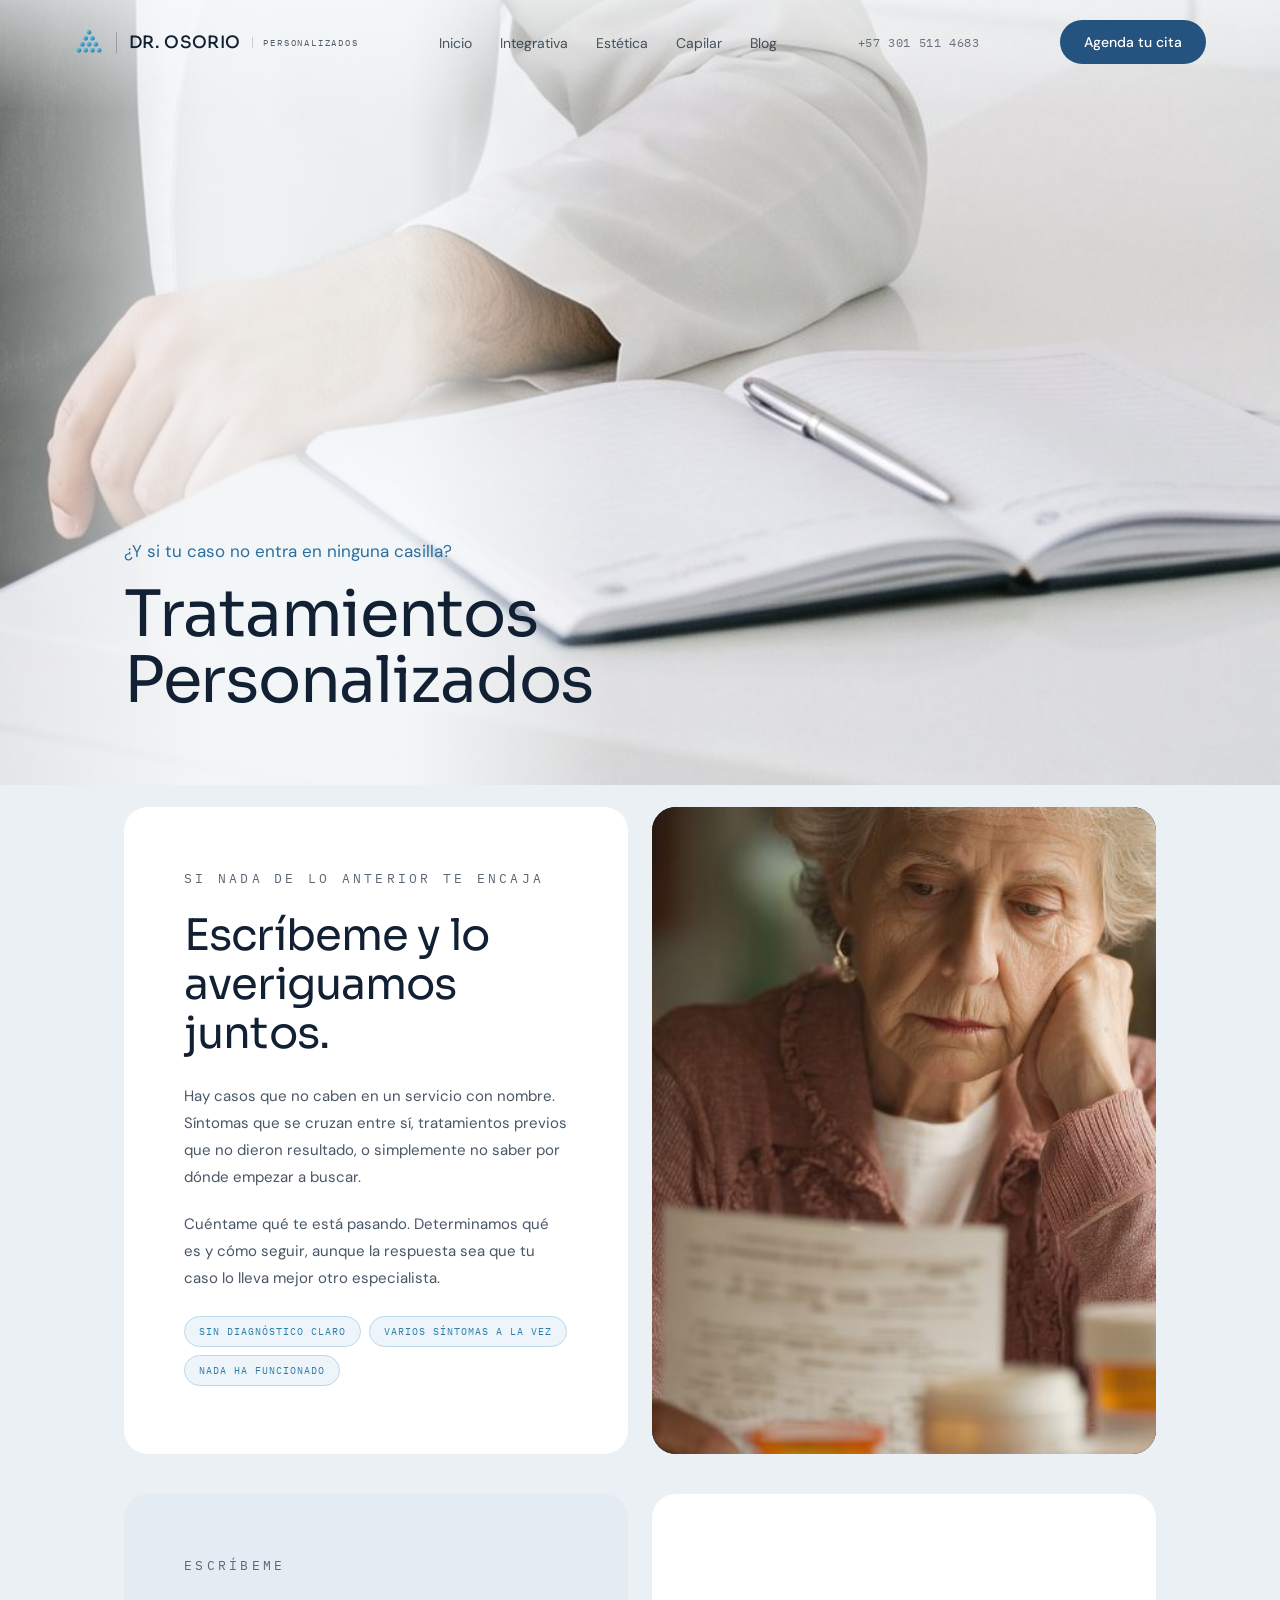
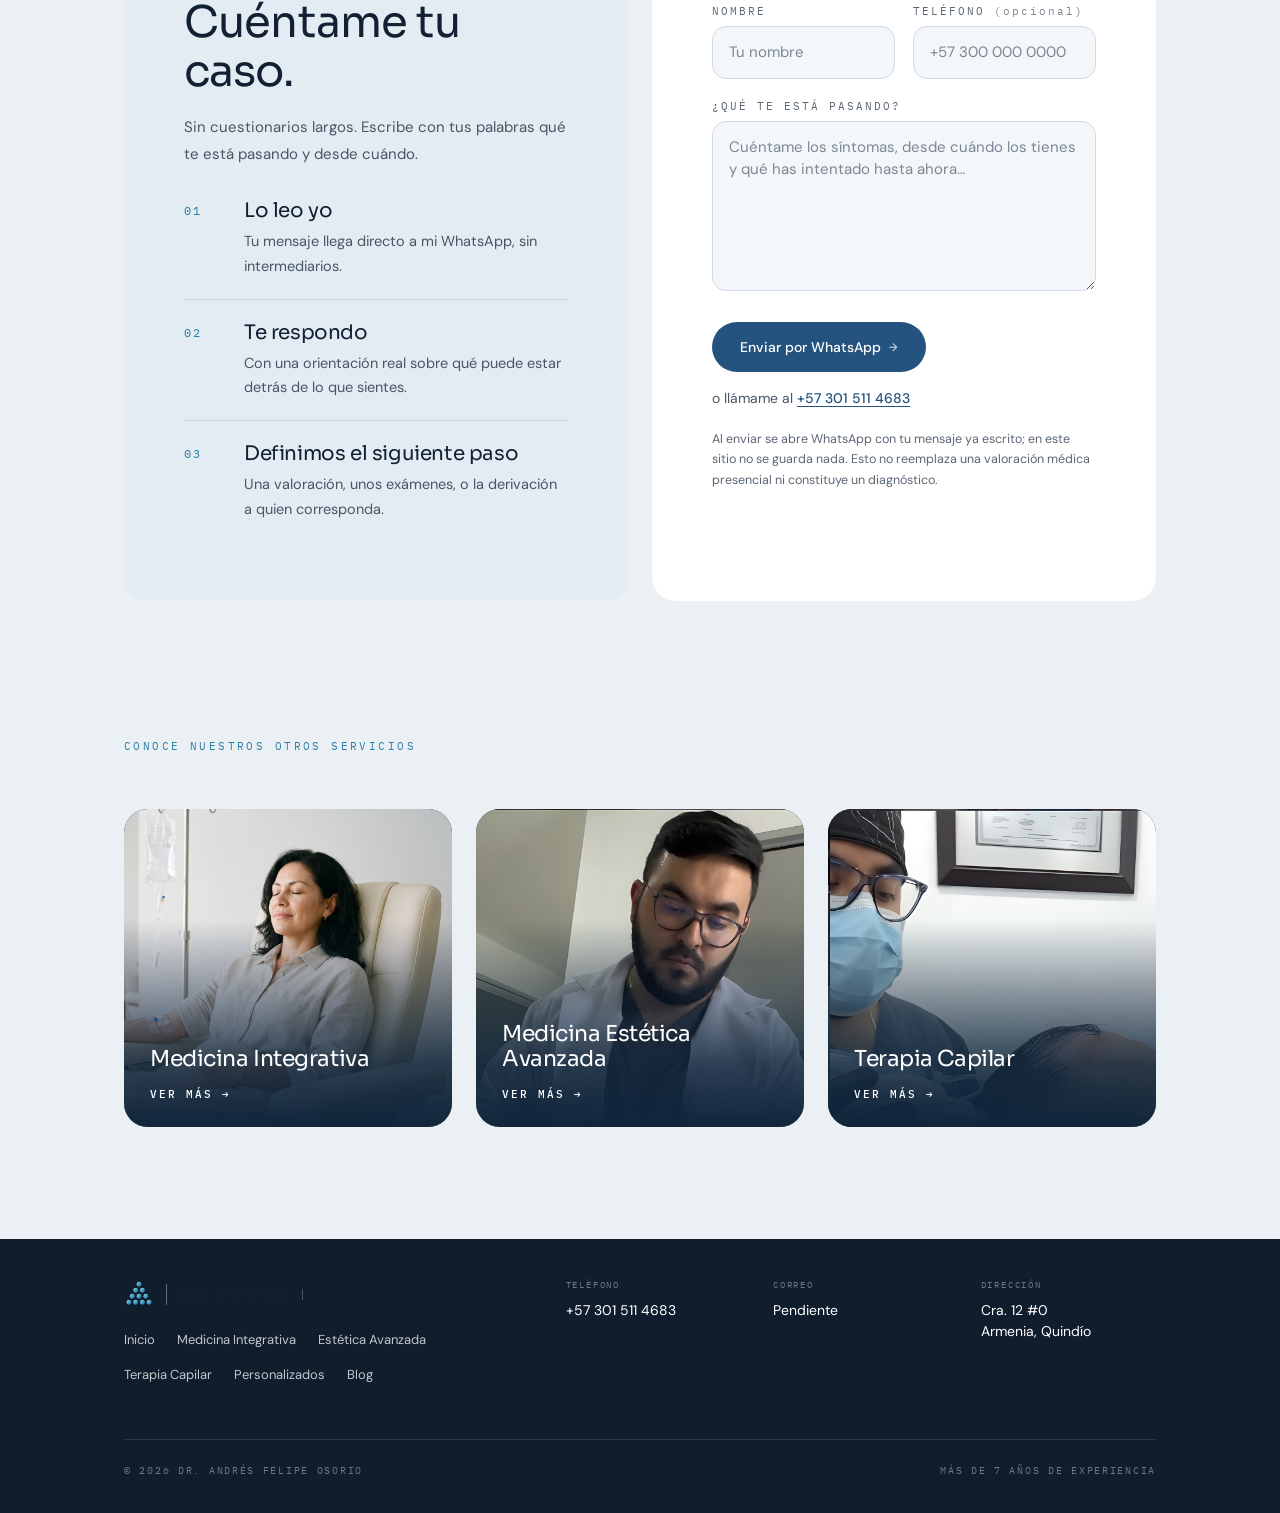
<file: tratamientos-personalizados.html>
<!DOCTYPE html>
<html lang="es">
<head>
<meta charset="UTF-8">
<meta name="viewport" content="width=device-width, initial-scale=1, viewport-fit=cover">
<title>Tratamientos Personalizados | Dr. Osorio</title>
<meta name="description" content="¿Tu caso no entra en ninguna casilla? Cuéntame qué te está pasando y determinamos qué es y cómo seguir. Armenia, Quindío.">
<!--
  WORKING COPY: recreated from the screenshot of lightcoral-shark-320578.hostingersite.com/medicina-integrativa.html
  Uses the same styles and blue palette as index.html and medicina-estetica.html.
  Images marked "STAND-IN" are low-res crops from the screenshot. Swap them before going live.
-->
<link rel="preconnect" href="https://fonts.googleapis.com">
<link rel="preconnect" href="https://fonts.gstatic.com" crossorigin>
<link href="https://fonts.googleapis.com/css2?family=Sora:wght@400;500&family=DM+Sans:wght@400;500;600&family=IBM+Plex+Mono:wght@400;500&display=swap" rel="stylesheet">
<style>
  :root {
    /* Brand palette: blues based on the Vital Clinic logo (navy #25537f, cyan #42a7c4). */
    --ink: #122033;          /* headings */
    --text: #485665;         /* body copy */
    --muted: #7b8794;
    --page: #ebf0f5;         /* light section background */
    --panel: #e3ebf3;        /* about-card background */
    --white: #ffffff;
    --teal: #6cc6e0;         /* primary accent / CTA buttons */
    --teal-ink: #2c7fa8;     /* small accent text on light bg */
    --forest: #25537f;       /* old stats banner color (replaced in review #2) */
    /* Brand blues sampled from the Vital Clinic logo (confirm exact values with the designer) */
    --brand-navy: #25537f;
    --brand-cyan: #42a7c4;
    --forest-btn: #25537f;
    --night: #0f1d2d;        /* CTA + footer */
    --line-dark: rgba(255,255,255,.12);

    --font-head: "Sora", "Helvetica Neue", Arial, sans-serif;
    --font-body: "DM Sans", "Helvetica Neue", Arial, sans-serif;
    --font-mono: "IBM Plex Mono", ui-monospace, "SFMono-Regular", Menlo, monospace;

    --container: 1080px;
    --radius-lg: 24px;
    --radius-md: 20px;
  }
  *, *::before, *::after { box-sizing: border-box; }
  html { scroll-behavior: smooth; }
  body {
    margin: 0;
    font-family: var(--font-body);
    color: var(--text);
    background: var(--page);
    -webkit-font-smoothing: antialiased;
  }
  img { max-width: 100%; display: block; }
  a { color: inherit; text-decoration: none; }
  .container { max-width: var(--container); margin: 0 auto; padding: 0 24px; }
  .eyebrow {
    font-family: var(--font-mono); font-size: 11px; letter-spacing: .22em;
    text-transform: uppercase; color: var(--teal-ink); margin: 0 0 14px;
  }
  h1, h2, h3 { font-family: var(--font-head); font-weight: 400; color: var(--ink); margin: 0; letter-spacing: -0.02em; }
  :focus-visible { outline: 2px solid var(--teal); outline-offset: 3px; }

  /* Buttons */
  .btn {
    display: inline-flex; align-items: center; gap: 8px;
    font-family: var(--font-body); font-weight: 500; font-size: 14px;
    padding: 16px 28px; border-radius: 999px; border: 0; cursor: pointer;
    transition: transform .15s ease, filter .15s ease;
  }
  .btn:hover { transform: translateY(-1px); filter: brightness(1.05); }
  .btn-white { background: var(--white); color: var(--ink); }
  .btn-teal { background: var(--teal); color: var(--ink); }
  .btn-forest { background: var(--forest-btn); color: var(--white); }
  .btn .arrow { font-size: 11px; opacity: .8; }

  /* ================= HEADER / NAV ================= */
  .nav {
    position: absolute; top: 0; left: 0; right: 0; z-index: 10;
    padding-top: env(safe-area-inset-top, 0px);
  }
  .nav .container { display: flex; align-items: center; justify-content: space-between; height: 84px; gap: 24px; max-width: 1180px; }
  .brand { display: flex; align-items: center; gap: 12px; color: var(--white); }
  .brand img { width: 30px; height: 30px; object-fit: contain; }
  .brand .name { font-family: var(--font-head); font-weight: 500; font-size: 17px; letter-spacing: .02em; padding-left: 12px; border-left: 1px solid rgba(255,255,255,.35); }
  .brand .tag { font-family: var(--font-mono); font-size: 9px; letter-spacing: .2em; text-transform: uppercase; opacity: .7; padding-left: 10px; border-left: 1px solid rgba(255,255,255,.35); }
  .nav-links { display: flex; align-items: center; gap: 28px; list-style: none; margin: 0; padding: 0; }
  .nav-links a { color: rgba(255,255,255,.85); font-size: 14px; }
  .nav-links a[aria-current="page"] { color: var(--white); font-weight: 500; }
  .nav-phone { font-family: var(--font-mono); font-size: 12px; color: rgba(255,255,255,.7); letter-spacing: .05em; }
  .nav .btn { padding: 13px 24px; }
  .menu-toggle { display: none; background: none; border: 1px solid rgba(255,255,255,.4); color: #fff; border-radius: 999px; padding: 10px 16px; font-size: 13px; }

  /* ================= HERO ================= */
  /* REVIEW #1: hero image must change (wellness clinic vibe, not OR gown, not AI-looking, brighter). */
  .hero {
    position: relative; min-height: 785px; display: flex; align-items: flex-end;
    color: var(--white); overflow: hidden;
    background: #1c3a5a;
  }
  .hero-media { position: absolute; inset: 0; }
  .hero-media img { width: 100%; height: 100%; object-fit: cover; object-position: 50% 30%; }
  .hero-media .placeholder {
    width: 100%; height: 100%;
    display: grid; place-items: center;
    background:
      radial-gradient(ellipse at 65% 35%, #3f6a94 0%, #22436a 45%, #12283f 100%);
    font-family: var(--font-mono); font-size: 12px; letter-spacing: .15em; text-transform: uppercase; color: rgba(255,255,255,.45);
  }
  .hero-media::after {
    /* Dark overlay that keeps text readable. Lighten these values if the new photo is already bright. */
    content: ""; position: absolute; inset: 0;
    background: linear-gradient(90deg, rgba(8,24,40,.78) 0%, rgba(8,24,40,.45) 45%, rgba(8,24,40,.15) 100%);
  }
  .hero-content { position: relative; z-index: 2; width: 100%; padding-bottom: 88px; }
  .hero-kicker { color: #a9dcee; font-size: 17px; line-height: 1.5; max-width: 300px; margin: 0 0 22px; }
  .hero h1 { color: var(--white); font-size: clamp(44px, 6vw, 84px); line-height: 1.02; max-width: 760px; }
  .hero-actions { display: flex; gap: 12px; margin-top: 40px; flex-wrap: wrap; }

  /* ================= STATS BANNER ================= */
  /* REVIEW #2: banner considered too dark / too green for the brand. Color lives in --forest. */
  /* Two options. Switch with the class on <body>: banner-navy or banner-light */
  .stats { background: var(--banner-bg); }
  .banner-navy  { --banner-bg: var(--brand-navy); --banner-text: #e6f1f7; --banner-dot: #7fd0e6; --banner-line: rgba(255,255,255,.18); }
  .banner-light { --banner-bg: #e3f1f7; --banner-text: var(--brand-navy); --banner-dot: var(--brand-cyan); --banner-line: rgba(37,83,127,.18); }
  .stats ul { display: grid; grid-template-columns: repeat(4, 1fr); list-style: none; margin: 0; padding: 0; }
  .stats li {
    display: flex; align-items: center; gap: 10px; padding: 24px 0 24px 0;
    font-family: var(--font-mono); font-size: 11px; letter-spacing: .15em; text-transform: uppercase; color: var(--banner-text);
  }
  .stats li + li { border-left: 1px solid var(--banner-line); padding-left: 24px; }
  .stats li::before { content: ""; width: 5px; height: 5px; border-radius: 50%; background: var(--banner-dot); flex: none; }

  /* ================= SECTION HEADINGS ================= */
  .section { padding: 120px 0 0; }
  .section-head { display: grid; grid-template-columns: 1fr 1fr; gap: 40px; align-items: end; margin-bottom: 56px; }
  .section-head h2 { font-size: clamp(32px, 3.4vw, 44px); line-height: 1.12; }
  .section-head > p { margin: 0; font-size: 15px; line-height: 1.7; max-width: 460px; justify-self: end; width: 100%; }

  /* ================= SERVICES ================= */
  .services-grid { display: grid; grid-template-columns: 1fr 1fr; gap: 20px; }
  .service {
    position: relative; min-height: 488px; border-radius: var(--radius-lg); overflow: hidden;
    display: flex; flex-direction: column; justify-content: flex-end;
    padding: 34px; color: var(--white);
    background: #14314f;
  }
  .service .bg { position: absolute; inset: 0; }
  .service .bg img { width: 100%; height: 62%; object-fit: cover; object-position: top center; }
  .service .bg::after {
    content: ""; position: absolute; inset: 0;
    background: linear-gradient(180deg, rgba(22,50,78,.05) 0%, rgba(22,50,78,.35) 35%, rgba(17,38,60,.92) 62%, #11263c 100%);
  }
  .service > *:not(.bg) { position: relative; z-index: 1; }
  /* Vertical (portrait) photo shown whole: photo on the right, text column on the left */
  .service--portrait { background: #11263c; }
  .service .bg--portrait { left: auto; width: 56%; }
  .service .bg--portrait img { width: 100%; height: 100%; object-fit: cover; object-position: center top; }
  .service .bg--portrait::after {
    background: linear-gradient(90deg, #11263c 0%, rgba(17,38,60,.5) 16%, rgba(17,38,60,0) 34%),
                linear-gradient(180deg, rgba(17,38,60,0) 70%, rgba(17,38,60,.6) 100%);
  }
  .service.service--portrait h3, .service.service--portrait p, .service.service--portrait .chips { max-width: 46%; }
  .service.service--portrait h3 { font-size: 26px; }
  /* Full-height card image (for clean photos without baked-in text) */
  .service .bg--full img { height: 100%; object-position: center 30%; }
  .service .bg--full::after {
    background: linear-gradient(180deg, rgba(22,50,78,0) 0%, rgba(22,50,78,.15) 30%, rgba(17,38,60,.85) 60%, #11263c 100%);
  }
  .service .num { font-family: var(--font-mono); font-size: 13px; letter-spacing: .15em; color: #a9dcee; margin-bottom: 14px; }
  .service h3 { color: var(--white); font-size: 30px; line-height: 1.15; margin-bottom: 14px; }
  .service p { margin: 0 0 18px; font-size: 14px; line-height: 1.6; max-width: 360px; color: rgba(255,255,255,.88); }
  .chips { display: flex; flex-wrap: wrap; gap: 6px; list-style: none; margin: 0 0 30px; padding: 0; }
  .chips li {
    font-family: var(--font-mono); font-size: 10px; letter-spacing: .08em; text-transform: uppercase;
    border: 1px solid rgba(255,255,255,.4); border-radius: 999px; padding: 6px 11px;
  }
  .more { font-family: var(--font-mono); font-size: 11px; letter-spacing: .18em; text-transform: uppercase; font-weight: 500; }

  /* ================= ABOUT ================= */
  .about { display: grid; grid-template-columns: 1fr 1fr; gap: 24px; }
  .about-photo { position: relative; border-radius: var(--radius-lg); overflow: hidden; min-height: 752px; background: #2d5a8a; }
  .about-photo > img { position: absolute; inset: 0; width: 100%; height: 100%; object-fit: cover; object-position: top center; }
  .badge {
    position: absolute; left: 22px; bottom: 22px; display: flex; align-items: center; gap: 14px;
    background: var(--white); border-radius: 14px; padding: 10px 26px 10px 12px;
  }
  .badge img { width: 52px; height: 52px; border-radius: 8px; object-fit: cover; }
  .badge strong { display: block; font-family: var(--font-head); font-weight: 400; font-size: 14px; color: var(--ink); }
  .badge span { font-size: 12px; color: var(--muted); display: inline-flex; align-items: center; gap: 6px; margin-top: 4px; }
  .badge span::before { content: ""; width: 6px; height: 6px; border-radius: 50%; background: #42a7c4; }
  .about-text { background: var(--panel); border-radius: var(--radius-lg); padding: 92px 60px 60px; }
  .about-text .eyebrow { color: #5b6775; font-size: 13px; letter-spacing: .25em; }
  .about-text h2 { font-size: clamp(32px, 3.4vw, 44px); line-height: 1.1; margin-bottom: 30px; }
  .about-text p { font-size: 15px; line-height: 1.8; margin: 0 0 20px; max-width: 400px; }
  .about-text blockquote { margin: 0 0 22px; padding-left: 20px; border-left: 1px solid #42a7c4; font-size: 15px; color: #394656; }
  .about-text .btn { margin-top: 20px; }

  /* ================= TESTIMONIALS ================= */
  .testimonials { display: grid; grid-template-columns: repeat(3, 1fr); gap: 20px; }
  .testimonial { background: var(--white); border-radius: var(--radius-lg); padding: 30px 30px 28px; }
  .t-head { display: flex; align-items: center; gap: 14px; margin-bottom: 20px; }
  .avatar { width: 44px; height: 44px; border-radius: 50%; background: #dceaf4; display: grid; place-items: center; font-family: var(--font-head); color: var(--ink); font-size: 15px; flex: none; }
  .t-head strong { display: block; font-family: var(--font-head); font-weight: 400; color: var(--ink); font-size: 15px; }
  .t-head small { font-family: var(--font-mono); font-size: 9px; letter-spacing: .18em; text-transform: uppercase; color: var(--muted); }
  .testimonial p { font-size: 13.5px; line-height: 1.65; margin: 0 0 16px; color: #3e4a58; }
  .testimonial .chips li { border-color: #d5dde6; color: #5b6775; font-size: 9px; }
  .testimonial .chips { margin: 0; }

  /* ================= BLOG ================= */
  .blog { display: grid; grid-template-columns: 500px 1fr; gap: 24px; }
  .blog-img { border-radius: var(--radius-lg); overflow: hidden; min-height: 458px; background: #0c131b; }
  .blog-img img { width: 100%; height: 100%; object-fit: cover; }
  .blog-card { background: var(--white); border-radius: var(--radius-lg); padding: 60px 56px; display: flex; flex-direction: column; justify-content: center; }
  .blog-card h3 { font-size: 34px; line-height: 1.18; margin-bottom: 26px; max-width: 380px; }
  .blog-card p { font-size: 14.5px; line-height: 1.75; margin: 0 0 26px; max-width: 370px; }
  .meta { font-family: var(--font-mono); font-size: 10px; letter-spacing: .15em; text-transform: uppercase; color: var(--muted); margin-bottom: 30px; }
  .blog-card .more { color: var(--ink); }
  .all-posts { display: inline-block; margin-top: 22px; font-family: var(--font-mono); font-size: 9.5px; letter-spacing: .18em; text-transform: uppercase; color: var(--teal-ink); }

  /* ================= CTA ================= */
  .cta {
    margin-top: 72px; position: relative; overflow: hidden; background: var(--night);
    text-align: center; color: var(--white); padding: 180px 24px 150px;
  }
  .cta::before {
    content: ""; position: absolute; left: 50%; bottom: -180px; transform: translateX(-50%);
    width: 1300px; height: 520px; border-radius: 50%;
    background: radial-gradient(ellipse at center, rgba(66,167,196,.55) 0%, rgba(37,83,127,.35) 40%, rgba(13,27,43,0) 70%);
    pointer-events: none;
  }
  .cta > * { position: relative; }
  .cta .kicker { color: var(--teal); font-family: var(--font-head); font-size: 16px; letter-spacing: .02em; margin: 0 0 22px; text-transform: uppercase; }
  .cta h2 { color: var(--white); font-size: clamp(34px, 4vw, 58px); line-height: 1.1; max-width: 600px; margin: 0 auto 26px; }
  .cta .sub { color: var(--teal); font-family: var(--font-head); font-size: 18px; margin: 0 0 40px; }
  .cta .btn { padding: 16px 30px; }

  /* ================= FOOTER ================= */
  .footer { background: var(--night); color: rgba(255,255,255,.75); padding: 40px 0 36px; padding-bottom: calc(36px + env(safe-area-inset-bottom, 0px)); }
  .footer-top { display: grid; grid-template-columns: 1.4fr repeat(3, .6fr); gap: 32px; }
  .footer .brand { margin-bottom: 22px; }
  .footer-links { display: flex; flex-wrap: wrap; gap: 18px 22px; list-style: none; margin: 0; padding: 0; font-size: 13px; max-width: 460px; }
  .footer-links a:hover { color: var(--white); }
  .f-col small { display: block; font-family: var(--font-mono); font-size: 9px; letter-spacing: .2em; text-transform: uppercase; color: rgba(255,255,255,.4); margin-bottom: 10px; }
  .f-col div { color: var(--white); font-size: 14px; line-height: 1.5; }
  .footer-bottom { display: flex; justify-content: space-between; gap: 20px; margin-top: 56px; padding-top: 24px; border-top: 1px solid var(--line-dark); font-family: var(--font-mono); font-size: 9.5px; letter-spacing: .18em; text-transform: uppercase; color: rgba(255,255,255,.4); }

  /* ================= HERO TEXT VARIANTS (REVIEW #1) ================= */
  .hero-light .hero-media::after {
    background: linear-gradient(90deg, rgba(247,250,252,.35) 0%, rgba(247,250,252,.8) 18%, rgba(247,250,252,.9) 30%, rgba(247,250,252,.6) 44%, rgba(247,250,252,0) 58%);
  }
  .hero-light .hero { color: var(--ink); }
  .hero-light .hero h1 { color: var(--ink); font-size: clamp(40px, 5vw, 70px); max-width: 600px; }
  .hero-light .hero-kicker { color: #2a6f9e; }
  .hero-light .hero .btn-white { box-shadow: 0 0 0 1px rgba(16,32,50,.14), 0 6px 18px rgba(16,32,50,.08); }
  .hero-light .brand { color: var(--ink); }
  .hero-light .nav .brand .name, .hero-light .nav .brand .tag { border-left-color: rgba(16,32,50,.25); }
  .hero-light .nav-links a { color: rgba(16,32,50,.75); }
  .hero-light .nav-links a[aria-current="page"] { color: var(--ink); }
  .hero-light .nav-phone { color: rgba(16,32,50,.6); }
  .hero-light .nav .btn-white { background: var(--forest-btn); color: var(--white); }
  .hero-light .menu-toggle { color: var(--ink); border-color: rgba(16,32,50,.3); }
  .hero-dark .hero-media::after {
    background: linear-gradient(180deg, rgba(8,24,40,.6) 0, rgba(8,24,40,0) 170px), linear-gradient(90deg, rgba(8,24,40,.82) 0%, rgba(8,24,40,.6) 35%, rgba(8,24,40,.15) 62%, rgba(8,24,40,0) 80%);
  }

  /* ================= RESPONSIVE ================= */
  @media (max-width: 1100px) {
    .nav-links, .nav-phone { display: none; }
    .menu-toggle { display: inline-block; }
    .blog { grid-template-columns: 1fr 1fr; }
  }
  @media (max-width: 820px) {
    .hero { min-height: 680px; }
    .hero-media img { object-position: 72% 30%; }
    .hero-light .hero-media::after { background: linear-gradient(0deg, rgba(247,250,252,.95) 0%, rgba(247,250,252,.85) 45%, rgba(247,250,252,.2) 75%, rgba(247,250,252,.35) 100%); }
    .hero-dark .hero-media::after { background: linear-gradient(0deg, rgba(8,24,40,.88) 0%, rgba(8,24,40,.6) 50%, rgba(8,24,40,.2) 100%); }
    .hero-content { padding-bottom: 64px; }
    .stats ul { grid-template-columns: 1fr 1fr; }
    .stats li:nth-child(3) { border-left: 0; padding-left: 0; }
    .stats li:nth-child(n+3) { border-top: 1px solid var(--banner-line); }
    .section { padding-top: 88px; }
    .section-head, .services-grid, .about, .testimonials, .blog, .footer-top { grid-template-columns: 1fr; }
    .section-head > p { justify-self: start; }
    .about-photo { min-height: 520px; }
    .about-text { padding: 48px 28px; }
    .blog-card { padding: 40px 28px; }
    .blog-img { min-height: 300px; }
    .brand .tag { display: none; }
    /* Portrait cards on mobile: photo on top, text below */
    .service--portrait { min-height: 700px; }
    .service .bg--portrait { width: 100%; left: 0; height: 64%; bottom: auto; }
    .service .bg--portrait img { object-position: center 30%; }
    .service .bg--portrait::after { background: linear-gradient(180deg, rgba(17,38,60,0) 55%, #11263c 100%); }
    .service.service--portrait h3, .service.service--portrait p, .service.service--portrait .chips { max-width: none; }
    .nav .btn { display: none; }
  }
  @media (prefers-reduced-motion: reduce) {
    * { transition: none !important; scroll-behavior: auto !important; }
  }

  /* ================= MEDICINA ESTÉTICA PAGE ================= */
  .page-hero .hero-content { padding-bottom: 72px; }
  .page-hero .hero-kicker { max-width: none; margin-bottom: 18px; }

  .split { display: grid; grid-template-columns: 1fr 1fr; gap: 24px; margin-top: 40px; }
  .split:first-child { margin-top: 22px; }
  .media-card { position: relative; border-radius: var(--radius-lg); overflow: hidden; background: #0c131b; }
  .media-card > img { position: absolute; inset: 0; width: 100%; height: 100%; object-fit: cover; }
  .text-card { background: var(--white); border-radius: var(--radius-lg); padding: 60px; display: flex; flex-direction: column; justify-content: center; }
  .text-card.panel { background: var(--panel); }
  .text-card .eyebrow { color: #5b6775; font-size: 13px; letter-spacing: .25em; margin-bottom: 22px; }
  .text-card h2 { font-size: clamp(32px, 3.4vw, 44px); line-height: 1.12; margin-bottom: 24px; }
  .text-card p { font-size: 15px; line-height: 1.8; margin: 0 0 20px; max-width: 410px; }
  .text-card .accent { color: var(--teal-ink); }
  .row-1 { min-height: 507px; }
  .row-2 { min-height: 631px; }
  .row-3 { min-height: 578px; }

  .soft-chips { display: flex; flex-wrap: wrap; gap: 8px; list-style: none; margin: 4px 0 24px; padding: 0; }
  .soft-chips li {
    font-family: var(--font-mono); font-size: 10px; letter-spacing: .1em; text-transform: uppercase;
    color: #2c7fa8; background: #eef5fa; border: 1px solid #bcd7e8; border-radius: 999px; padding: 8px 14px;
  }
  .panel .soft-chips li { background: #dbe9f3; }
  .text-card .btn { align-self: flex-start; margin-top: 8px; }

  /* Treatments list card */
  .treatments { margin-top: 42px; background: var(--brand-navy); color: var(--white); border-radius: var(--radius-lg); padding: 84px 80px 60px; }
  .treatments .eyebrow { color: #7fd0e6; font-size: 10px; margin-bottom: 20px; }
  .treatments h2 { color: var(--white); font-size: clamp(34px, 3.4vw, 46px); line-height: 1.12; margin-bottom: 58px; }
  .t-list { display: grid; grid-template-columns: 1fr 1fr; column-gap: 75px; list-style: none; margin: 0; padding: 0; }
  .t-list li { display: grid; grid-template-columns: 32px 1fr; padding: 24px 0 22px; border-top: 1px solid rgba(255,255,255,.16); }
  .t-list li:nth-last-child(-n+2) { border-bottom: 1px solid rgba(255,255,255,.16); }
  .t-list .n { font-family: var(--font-mono); font-size: 9px; color: #7fd0e6; padding-top: 5px; }
  .t-list strong { display: block; font-family: var(--font-head); font-weight: 500; font-size: 16px; margin-bottom: 8px; }
  .t-list span { font-size: 13px; color: rgba(255,255,255,.72); }

  .page-cta { margin-top: 22px; padding: 175px 24px 165px; }

  /* About */
  .about-page { margin-top: 22px; }
  .about-page .about-photo { min-height: 682px; }
  .about-text .sign { font-family: var(--font-head); color: var(--ink); font-size: 16px; margin: 18px 0 8px; }
  .about-text .sign-meta { font-family: var(--font-mono); font-size: 9.5px; letter-spacing: .15em; text-transform: uppercase; color: var(--muted); }

  /* Other services */
  .others { padding-top: 138px; padding-bottom: 112px; }
  .others .eyebrow { margin-bottom: 56px; }
  .mini-grid { display: grid; grid-template-columns: repeat(3, 1fr); gap: 24px; }
  .mini { position: relative; height: 318px; border-radius: var(--radius-lg); overflow: hidden; display: flex; flex-direction: column; justify-content: flex-end; padding: 26px; color: var(--white); background: #11263c; }
  .mini img { position: absolute; inset: 0; width: 100%; height: 100%; object-fit: cover; object-position: center top; }
  .mini::after { content: ""; position: absolute; inset: 0; background: linear-gradient(180deg, rgba(17,38,60,0) 35%, rgba(17,38,60,.85) 80%, #11263c 100%); }
  .mini > *:not(img) { position: relative; z-index: 1; }
  .mini h3 { color: var(--white); font-size: 22px; line-height: 1.15; margin-bottom: 16px; }

  @media (max-width: 820px) {
    .split { grid-template-columns: 1fr; }
    .row-2 .media-card { order: -1; }
    .media-card { min-height: 380px; }
    .row-1, .row-2, .row-3 { min-height: 0; }
    .text-card { padding: 44px 28px; }
    .treatments { padding: 56px 28px 40px; }
    .t-list { grid-template-columns: 1fr; }
    .t-list li:nth-last-child(2) { border-bottom: 0; }
    .about-page .about-photo { min-height: 520px; }
    .mini-grid { grid-template-columns: 1fr; }
    .others { padding-top: 88px; padding-bottom: 88px; }
  }

  /* Hero with a vertical photo in a rounded frame */
  .hero--framed { background: radial-gradient(ellipse 45% 70% at 72% 55%, rgba(66,167,196,.22) 0%, rgba(17,38,60,0) 70%), #11263c; align-items: center; }
  .hero--framed .hero-frame-wrap { position: absolute; inset: 0; display: flex; justify-content: flex-end; align-items: center; padding-top: 70px; pointer-events: none; }
  .hero-frame { margin: 0; height: min(640px, 80%); aspect-ratio: 1002 / 1420; border-radius: var(--radius-lg); overflow: hidden; box-shadow: 0 30px 60px rgba(4,12,22,.45); }
  .hero-frame img { width: 100%; height: 100%; object-fit: cover; }
  .hero--framed .hero-content { padding-bottom: 0; padding-top: 70px; }
  .hero--framed h1 { font-size: clamp(40px, 4.4vw, 68px); max-width: 600px; }
  @media (max-width: 820px) {
    .hero--framed { flex-direction: column; align-items: stretch; min-height: 0; padding: 100px 0 56px; }
    .hero--framed .hero-frame-wrap { position: static; justify-content: center; padding-top: 0; order: -1; }
    .hero-frame { height: auto; width: 100%; max-width: 420px; }
    .hero--framed .hero-content { padding-top: 36px; }
  }

  /* ================= TERAPIA CAPILAR PAGE ================= */
  .cap-r1 { min-height: 506px; }
  .cap-r2 { min-height: 595px; }
  .cap-r3 { min-height: 655px; }
  .text-card .soft-chips { margin-bottom: 8px; }
  .text-card .btn { margin-top: 28px; }

  /* Single-column treatment list with the number on the right */
  .t-list--single { grid-template-columns: 1fr; }
  .t-list--single li { grid-template-columns: 1fr auto; align-items: center; padding: 22px 0; }
  .t-list--single li:nth-last-child(-n+2) { border-bottom: 0; }
  .t-list--single li:last-child { border-bottom: 1px solid rgba(255,255,255,.16); }
  .t-list--single strong { font-size: 19px; font-weight: 400; margin: 0; }
  .t-list--single .n { padding-top: 0; }

  @media (max-width: 820px) {
    .split--text-first .media-card { order: -1; }
    .cap-r1, .cap-r2, .cap-r3 { min-height: 0; }
    .t-list--single strong { font-size: 16px; }
  }

  /* Headings with fixed line breaks on desktop, natural wrapping on phones */
  h1 .line, h2 .line { display: block; white-space: nowrap; }
  .cta h2 { max-width: none; font-size: clamp(34px, 3.4vw, 58px); line-height: 1.12; }
  /* Hero placeholder until the new image is ready */
  .page-hero .hero-media .placeholder {
    background: radial-gradient(ellipse 50% 70% at 72% 40%, rgba(66,167,196,.28) 0%, rgba(17,38,60,0) 70%), linear-gradient(135deg, #1c3a5a 0%, #11263c 100%);
    place-items: start end; padding: 120px 40px 0; color: rgba(255,255,255,.4);
  }
  @media (max-width: 820px) { h1 .line, h2 .line { display: inline; white-space: normal; } }

  /* Capilar hero: keep the trichoscope in view, soften the nav area */
  .page-hero .hero-media img { object-position: center 25%; }
  .hero-light .page-hero .hero-media::after {
    background: linear-gradient(180deg, rgba(247,250,252,.7) 0, rgba(247,250,252,0) 120px),
                linear-gradient(90deg, rgba(247,250,252,.35) 0%, rgba(247,250,252,.8) 18%, rgba(247,250,252,.9) 30%, rgba(247,250,252,.6) 44%, rgba(247,250,252,0) 58%);
  }
  @media (max-width: 820px) {
    .page-hero .hero-media img { object-position: 74% center; }
    .hero-light .page-hero .hero-media::after { background: linear-gradient(0deg, rgba(247,250,252,.95) 0%, rgba(247,250,252,.85) 40%, rgba(247,250,252,.1) 65%, rgba(247,250,252,.5) 100%); }
  }

  /* ================= MEDICINA INTEGRATIVA PAGE ================= */
  .mi-r1 { min-height: 506px; }
  .mi-r2 { min-height: 645px; }
  .mi-r3 { min-height: 628px; }
  .text-card p + .soft-chips + p { margin-top: 18px; }
  /* Two-column list, number before each item, no descriptions */
  .t-list--compact li { grid-template-columns: 30px 1fr; align-items: center; padding: 22px 0; }
  .t-list--compact .n { padding-top: 0; }
  .t-list--compact strong { font-family: var(--font-body); font-weight: 400; font-size: 15.5px; margin: 0; color: rgba(255,255,255,.92); }
  @media (max-width: 820px) {
    .mi-r1, .mi-r2, .mi-r3 { min-height: 0; }
  }
  .page-hero h1 { max-width: none; }

  /* Integrativa hero: keep the patient and IV bag in view */
  .page-hero .hero-media img { object-position: center top; }
  @media (max-width: 820px) { .page-hero .hero-media img { object-position: 68% center; } }
  /* Narrower white fade so the IV bag in the middle of the photo stays visible */
  .hero-light .page-hero .hero-media::after {
    background: linear-gradient(180deg, rgba(247,250,252,.6) 0, rgba(247,250,252,0) 110px),
                linear-gradient(90deg, rgba(247,250,252,.4) 0%, rgba(247,250,252,.85) 16%, rgba(247,250,252,.85) 32%, rgba(247,250,252,.35) 42%, rgba(247,250,252,0) 48%);
  }
  @media (max-width: 820px) {
    .hero-light .page-hero .hero-media::after { background: linear-gradient(0deg, rgba(247,250,252,.95) 0%, rgba(247,250,252,.85) 38%, rgba(247,250,252,.1) 62%, rgba(247,250,252,.4) 100%); }
  }

  /* ================= TRATAMIENTOS PERSONALIZADOS: pasos y formulario ================= */
  .contact-split { display: grid; grid-template-columns: 1fr 1fr; gap: 24px; margin-top: 40px; }
  .contact-split .text-card h2 { margin-bottom: 18px; }
  .contact-split .lede { font-size: 15px; line-height: 1.8; margin: 0 0 26px; max-width: 410px; }
  .pasos { list-style: none; margin: 0; padding: 0; }
  .pasos li { display: grid; grid-template-columns: 46px 1fr; column-gap: 14px; padding: 20px 0; border-top: 1px solid rgba(18,32,51,.12); }
  .pasos li:first-child { border-top: 0; padding-top: 4px; }
  .pasos .n { grid-row: span 2; padding-top: 5px; font-family: var(--font-mono); font-size: 12px; letter-spacing: .15em; color: var(--teal-ink); }
  .pasos b { font-family: var(--font-head); font-weight: 400; font-size: 20px; line-height: 1.25; letter-spacing: -.02em; color: var(--ink); }
  .pasos .d { grid-column: 2; margin-top: 6px; font-size: 14.5px; line-height: 1.7; color: var(--text); }

  .contact-form { justify-content: center; }
  .campos { display: grid; grid-template-columns: 1fr 1fr; gap: 20px 18px; }
  .campo.full { grid-column: 1 / -1; }
  .campo label { display: block; margin-bottom: 8px; font-family: var(--font-mono); font-size: 11px; letter-spacing: .18em; text-transform: uppercase; color: #5b6775; }
  .campo label small { font-size: inherit; letter-spacing: inherit; text-transform: none; opacity: .8; }
  .campo input, .campo textarea { width: 100%; padding: 14px 16px; font: 400 15px/1.5 var(--font-body); color: var(--ink);
    background: #f4f7fa; border: 1px solid #cfdae5; border-radius: 14px; transition: border-color .2s ease, background-color .2s ease; }
  .campo textarea { min-height: 170px; resize: vertical; }
  .campo input::placeholder, .campo textarea::placeholder { color: #7b8794; }
  .campo input:focus, .campo textarea:focus { outline: 2px solid var(--brand-cyan); outline-offset: 2px; background: var(--white); }
  .enviar { display: flex; flex-wrap: wrap; align-items: center; gap: 16px 24px; margin-top: 26px; }
  .contact-form .enviar .btn { margin-top: 0; align-self: auto; }
  .contact-form .llamar { margin: 0; max-width: none; font-size: 14px; line-height: 1.5; }
  .contact-form .llamar a { color: var(--brand-navy); font-weight: 500; text-decoration: underline; text-underline-offset: 3px; }
  .contact-form .nota { margin: 20px 0 0; max-width: none; font-size: 12.5px; line-height: 1.65; color: #5b6775; }

  @media (max-width: 820px) {
    .contact-split { grid-template-columns: 1fr; margin-top: 24px; }
    .campos { grid-template-columns: 1fr; }
  }
</style>
</head>
<body class="hero-light banner-navy">

<!-- ================= HEADER ================= -->
<header class="nav">
  <div class="container">
    <a class="brand" href="index.html" aria-label="Dr. Osorio, inicio">
      <img src="assets/img/r-4c68d548.svg" alt="">
      <span class="name">DR. OSORIO</span>
      <span class="tag">Personalizados</span>
    </a>
    <ul class="nav-links">
      <li><a href="index.html">Inicio</a></li>
      <li><a href="medicina-integrativa.html">Integrativa</a></li>
      <li><a href="medicina-estetica.html">Estética</a></li>
      <li><a href="terapia-capilar.html">Capilar</a></li>
      <li><a href="blog.html">Blog</a></li>
    </ul>
    <span class="nav-phone">+57 301 511 4683</span>
    <a class="btn btn-white" href="#agenda">Agenda tu cita</a>
    <button class="menu-toggle" type="button">Menú</button>
  </div>
</header>

<main>

  <section class="hero page-hero">
    <div class="hero-media">
      <img src="assets/img/r-80ea21fd.jpg" alt="Cuaderno de notas abierto sobre el escritorio de la consulta" style="object-position: 70% 62%">
    </div>
    <div class="container hero-content">
      <p class="hero-kicker">¿Y si tu caso no entra en ninguna casilla?</p>
      <h1>Tratamientos Personalizados</h1>
    </div>
  </section>

  <div class="container">
    <div class="split split--text-first">
      <div class="text-card">
        <p class="eyebrow">Si nada de lo anterior te encaja</p>
        <h2>Escríbeme y lo averiguamos juntos.</h2>
        <p>Hay casos que no caben en un servicio con nombre. Síntomas que se cruzan entre sí, tratamientos previos que no dieron resultado, o simplemente no saber por dónde empezar a buscar.</p>
        <p>Cuéntame qué te está pasando. Determinamos qué es y cómo seguir, aunque la respuesta sea que tu caso lo lleva mejor otro especialista.</p>
        <ul class="soft-chips"><li>Sin diagnóstico claro</li><li>Varios síntomas a la vez</li><li>Nada ha funcionado</li></ul>
      </div>
      <div class="media-card"><img src="assets/img/plan-a.jpg" alt="Una mujer mayor revisa con preocupación una receta y sus medicamentos" style="object-position: 50% 30%"></div>
    </div>

    <div class="contact-split" id="agenda">
      <div class="text-card panel">
        <p class="eyebrow">Escríbeme</p>
        <h2>Cuéntame tu caso.</h2>
        <p class="lede">Sin cuestionarios largos. Escribe con tus palabras qué te está pasando y desde cuándo.</p>
        <ol class="pasos">
          <li><span class="n">01</span><b>Lo leo yo</b><span class="d">Tu mensaje llega directo a mi WhatsApp, sin intermediarios.</span></li>
          <li><span class="n">02</span><b>Te respondo</b><span class="d">Con una orientación real sobre qué puede estar detrás de lo que sientes.</span></li>
          <li><span class="n">03</span><b>Definimos el siguiente paso</b><span class="d">Una valoración, unos exámenes, o la derivación a quien corresponda.</span></li>
        </ol>
      </div>

      <div class="text-card contact-form">
        <form id="form-contacto" action="https://wa.me/573015114683" method="get" target="_blank" rel="noopener">
          <div class="campos">
            <div class="campo">
              <label for="nombre">Nombre</label>
              <input id="nombre" type="text" autocomplete="name" placeholder="Tu nombre" required>
            </div>
            <div class="campo">
              <label for="tel">Teléfono <small>(opcional)</small></label>
              <input id="tel" type="tel" autocomplete="tel" placeholder="+57 300 000 0000">
            </div>
            <div class="campo full">
              <label for="mensaje">¿Qué te está pasando?</label>
              <textarea id="mensaje" name="text" placeholder="Cuéntame los síntomas, desde cuándo los tienes y qué has intentado hasta ahora…" required></textarea>
            </div>
          </div>
          <div class="enviar">
            <button class="btn btn-forest" type="submit">Enviar por WhatsApp <span class="arrow">→</span></button>
            <p class="llamar">o llámame al <a href="tel:+573015114683">+57 301 511 4683</a></p>
          </div>
          <p class="nota">Al enviar se abre WhatsApp con tu mensaje ya escrito; en este sitio no se guarda nada. Esto no reemplaza una valoración médica presencial ni constituye un diagnóstico.</p>
        </form>
      </div>
    </div>
  </div>

  <section class="container others">
    <p class="eyebrow">Conoce nuestros otros servicios</p>
    <div class="mini-grid">
      <a class="mini" href="medicina-integrativa.html">
        <img src="assets/img/r-bee5bb33.jpg" alt="Paciente recibiendo sueroterapia en una clínica de bienestar" style="object-position: center 30%">
        <h3>Medicina Integrativa</h3>
        <span class="more">Ver más →</span>
      </a>
      <a class="mini" href="medicina-estetica.html">
        <img src="assets/img/r-a1d573a9.jpg" alt="Dr. Andrés Felipe Osorio durante un tratamiento de medicina estética" style="object-position: center 12%">
        <h3>Medicina Estética Avanzada</h3>
        <span class="more">Ver más →</span>
      </a>
      <a class="mini" href="terapia-capilar.html">
        <img src="assets/img/r-46729c44.jpg" alt="Dr. Andrés Felipe Osorio durante un tratamiento capilar" style="object-position: center 20%">
        <h3>Terapia Capilar</h3>
        <span class="more">Ver más →</span>
      </a>
    </div>
  </section>

</main>

<!-- ================= FOOTER ================= -->
<footer class="footer">
  <div class="container">
    <div class="footer-top">
      <div>
        <a class="brand" href="index.html">
          <img src="assets/img/r-4c68d548.svg" alt="">
          <span class="name">DR. OSORIO</span>
          <span class="tag">Personalizados</span>
        </a>
        <ul class="footer-links">
          <li><a href="index.html">Inicio</a></li>
          <li><a href="medicina-integrativa.html">Medicina Integrativa</a></li>
          <li><a href="medicina-estetica.html">Estética Avanzada</a></li>
          <li><a href="terapia-capilar.html">Terapia Capilar</a></li>
          <li><a href="tratamientos-personalizados.html">Personalizados</a></li>
          <li><a href="blog.html">Blog</a></li>
        </ul>
      </div>
      <div class="f-col"><small>Teléfono</small><div>+57 301 511 4683</div></div>
      <div class="f-col"><small>Correo</small><div>Pendiente</div></div>
      <div class="f-col"><small>Dirección</small><div>Cra. 12 #0<br>Armenia, Quindío</div></div>
    </div>
    <div class="footer-bottom">
      <span>© 2026 Dr. Andrés Felipe Osorio</span>
      <span>Más de 7 años de experiencia</span>
    </div>
  </div>
</footer>


<script>
// El formulario arma el mensaje y abre WhatsApp. Sin JavaScript, el envío nativo manda sólo el texto del mensaje.
(function () {
  var f = document.getElementById('form-contacto');
  if (!f) return;
  f.addEventListener('submit', function (e) {
    e.preventDefault();
    var nombre = f.querySelector('#nombre').value.trim();
    var tel = f.querySelector('#tel').value.trim();
    var msg = f.querySelector('#mensaje').value.trim();
    var texto = 'Hola, Dr. Osorio. Soy ' + nombre + '. ' + msg + (tel ? ' Mi teléfono: ' + tel + '.' : '');
    var url = 'https://wa.me/573015114683?text=' + encodeURIComponent(texto);
    if (!window.open(url, '_blank', 'noopener')) window.location.href = url;   // si el navegador bloquea la ventana
  });
}());
</script>

</body>
</html>
</file>
<file: assets/css/carousel.css>
/* ============================================================
   Carrusel de artículos del blog. Lo usan index.html y blog.html.
   Hereda los colores y medidas de cada página (--ink, --white,
   --radius-lg, --brand-cyan, --font-mono...), que son los mismos.
   ============================================================ */
.carousel { --n: 3; --i: 0; }
.carousel .slide { background: var(--white); border-radius: var(--radius-lg); overflow: hidden;
  display: grid; grid-template-columns: minmax(0, 46%) minmax(0, 1fr); min-height: 460px; }
.carousel .slide + .slide { margin-top: 24px; }                    /* sin JS: se apilan, todas visibles */
.slide-img { position: relative; background: #0c131b; min-height: 300px; }
.slide-img img { position: absolute; inset: 0; width: 100%; height: 100%; object-fit: cover; display: block; }
.slide-txt { padding: 48px 52px; display: flex; flex-direction: column; justify-content: center; }
.slide-txt h3 { font-size: 32px; line-height: 1.18; margin-bottom: 22px; max-width: 400px; }
.slide-txt p:not(.eyebrow) { font-size: 14.5px; line-height: 1.75; margin: 0 0 24px; max-width: 390px; }
.slide-txt .more { color: var(--ink); }
.slide-txt .soon { align-self: flex-start; padding: 9px 16px; border: 1px solid rgba(37,83,127,.35); border-radius: 999px;
  font-family: var(--font-mono); font-size: 10px; letter-spacing: .15em; text-transform: uppercase; color: var(--brand-navy); }

/* con JS: una sola diapositiva visible, todas en la misma celda para que la altura no salte */
.carousel.is-ready .carousel-stage { position: relative; padding: 0 52px; }
.carousel.is-ready .carousel-stage::before {                      /* la placa de atrás, más ancha y más baja */
  content: ""; position: absolute; inset: 24px 0; background: rgba(255,255,255,.72); border-radius: var(--radius-lg); }
.carousel.is-ready .slides { position: relative; display: grid; }
.carousel.is-ready .slide { grid-area: 1 / 1; margin-top: 0; box-shadow: 0 30px 60px rgba(15,29,45,.12);
  transition: opacity .45s ease, transform .45s ease, visibility 0s linear .45s; }
.carousel.is-ready .slide:not(.is-active) { opacity: 0; visibility: hidden; pointer-events: none; }
.carousel.is-ready .slide.is-after  { transform: translateX(28px); }
.carousel.is-ready .slide.is-before { transform: translateX(-28px); }
.carousel.is-ready .slide.is-active { opacity: 1; visibility: visible; transform: none; transition-delay: 0s; }

.carousel-bar { display: flex; align-items: center; justify-content: space-between; gap: 20px; margin-top: 28px; padding: 0 52px; }
.carousel-bar[hidden] { display: none; }
.car-btns { display: flex; gap: 10px; }
.car-btn { width: 48px; height: 48px; display: grid; place-items: center; border: 1px solid rgba(18,32,51,.28);
  border-radius: 12px; background: transparent; color: var(--ink); cursor: pointer; transition: background-color .2s ease, border-color .2s ease; }
.car-btn:hover { background: var(--white); border-color: var(--ink); }
.car-btn:focus-visible { outline: 2px solid var(--brand-cyan); outline-offset: 3px; }
.car-count { margin: 0; font-family: var(--font-mono); font-size: 11px; letter-spacing: .18em; text-transform: uppercase; color: var(--text); }
.car-progress { position: relative; width: 170px; height: 2px; background: rgba(18,32,51,.16); }
.car-progress i { position: absolute; left: 0; top: 0; height: 100%; width: calc(100% / var(--n)); background: var(--ink);
  transform: translateX(calc(var(--i) * 100%)); transition: transform .45s ease; }

@media (max-width: 860px) {
  .carousel .slide { grid-template-columns: 1fr; min-height: 0; }
  .slide-img { min-height: 0; aspect-ratio: 16 / 10; }
  .slide-txt { padding: 32px 28px 36px; }
  .slide-txt h3 { font-size: 26px; max-width: none; }
  .slide-txt p:not(.eyebrow) { max-width: none; }
  .carousel.is-ready .carousel-stage { padding: 0 14px; }
  .carousel.is-ready .carousel-stage::before { inset: 16px 0; }
  .carousel-bar { padding: 0 14px; }
}
@media (max-width: 560px) {
  .car-progress { display: none; }
}


/* mientras carga el script se muestra sólo la primera diapositiva: así la
   página no da un salto al colapsar las tres apiladas. Sin JS (clase .js
   ausente) se ven todas, que es el comportamiento de respaldo. */
.js .carousel:not(.is-ready) .slide + .slide { display: none; }

/* en la página del blog el carrusel va solo, sin título encima */
.posts .carousel { padding-top: 14px; padding-bottom: 8px; }
</file>
<file: assets/css/article.css>
/* ============================================================
   Artículos del blog. Lo usan todas las notas (hoy: Drips).
   No define colores ni tipografías propias: hereda los de la página
   (--ink, --text, --white, --page, --panel, --teal, --teal-ink,
   --brand-navy, --brand-cyan, --radius-lg, --font-head/body/mono),
   que son los mismos de la portada.
   Escala de texto, la de la portada:
     títulos Sora 400 · cuerpo DM Sans 16px · etiquetas IBM Plex Mono
   ============================================================ */

/* ---------- cabecera de la nota (sobre .blog-hero, ya definido en la página) ---------- */
.blog-hero.art h1 { font-size: clamp(34px, 3.1vw, 46px); line-height: 1.12; margin-bottom: 26px; }
.blog-hero.art .lead { max-width: 400px; }
.art-meta { display: flex; margin: 38px 0 0; padding: 0; list-style: none; border-top: 1px solid rgba(255,255,255,.2); }
.art-meta li { padding: 18px 28px 0; border-right: 1px solid rgba(255,255,255,.2); }
.art-meta li:first-child { padding-left: 0; }
.art-meta li:last-child { border-right: 0; }
.art-meta small { display: block; font-family: var(--font-mono); font-size: 10px; letter-spacing: .18em; text-transform: uppercase; color: #8fb6cf; }
.art-meta b { display: block; margin-top: 8px; font-family: var(--font-head); font-weight: 400; font-size: 17px; line-height: 1.2; letter-spacing: -.01em; color: var(--white); }

/* ---------- tarjeta de lectura ---------- */
.post { padding: 22px 0 0; }
.post .container { max-width: 960px; }
.post-card { --pc: clamp(26px, 5.5vw, 72px); background: var(--white); border-radius: var(--radius-lg); padding: var(--pc); overflow: hidden; }
.post-body { max-width: 40rem; margin-inline: auto; }

.post-body p { font-size: 16px; line-height: 1.85; color: var(--text); margin: 22px 0 0; }
.post-body p:first-child { margin-top: 0; }
.post-body strong { color: var(--ink); font-weight: 600; }
.post-body em { font-style: italic; }
.post-body .lead { font-size: 18px; line-height: 1.7; color: var(--ink); }

.post-body h2 { font-size: clamp(26px, 2.6vw, 32px); line-height: 1.18; margin-top: 52px; }
.post-body .num { font-family: var(--font-mono); font-size: 11px; line-height: 1.5; letter-spacing: .22em; text-transform: uppercase; color: var(--teal-ink); margin-top: 60px; }
.post-body .num + h2 { margin-top: 12px; }

/* la pregunta que sostiene cada tramo */
.post-body .ask-q { font-family: var(--font-head); font-size: clamp(21px, 2.1vw, 24px); line-height: 1.4; letter-spacing: -.02em;
  color: var(--ink); border-left: 2px solid var(--brand-cyan); padding-left: 24px; margin-top: 34px; }
.rule { border: 0; border-top: 1px solid rgba(18,32,51,.1); margin: 56px 0 0; }

/* ---------- imágenes ---------- */
.fig { margin: 52px 0 44px; }
.fig-out { margin-inline: calc(var(--pc) * -1); }          /* salen del ancho de lectura hasta el borde de la tarjeta */
.fig .shot { position: relative; overflow: hidden; background: var(--panel); }
.fig .shot img { width: 100%; height: 100%; object-fit: cover; display: block; }
.fig .shot.r43 { aspect-ratio: 4 / 3; }
.fig figcaption { max-width: 40rem; margin: 14px auto 0; font-family: var(--font-mono); font-size: 10.5px; line-height: 1.5;
  letter-spacing: .14em; text-transform: uppercase; color: #5b6775; }
.fig-out figcaption { padding-inline: var(--pc); }
.fig-info { max-width: 40rem; margin-inline: auto; }       /* la infografía se muestra entera, sin recortar */
.fig-info .shot { border-radius: 20px; aspect-ratio: 1 / 1; }

/* foto vertical: estrecha y centrada en la columna, para no recortarla a lo ancho */
.fig-port .shot { aspect-ratio: 3 / 4; max-width: 24rem; margin-inline: auto; }
.fig-port figcaption { text-align: center; }

/* ---------- el muro de suscripción ----------
   Lo que hay detrás NO se envía al navegador: las líneas borrosas son
   decoración, no texto recortado. */
.gate { position: relative; margin-top: 26px; }
.gate-blur { position: relative; height: 230px; overflow: hidden; filter: blur(5px); opacity: .5; user-select: none; }
.gate-blur span { display: block; height: 11px; border-radius: 6px; background: var(--text); margin-bottom: 17px; }
.gate-blur span:nth-child(3n)   { width: 96%; }
.gate-blur span:nth-child(3n+1) { width: 88%; }
.gate-blur span:nth-child(3n+2) { width: 79%; }
.gate-blur::after { content: ""; position: absolute; inset: 0;
  background: linear-gradient(180deg, rgba(255,255,255,0) 0%, rgba(255,255,255,.72) 52%, var(--white) 100%); }

.gate-card { position: relative; z-index: 2; margin-top: -56px; overflow: hidden; text-align: center; color: var(--white);
  border-radius: var(--radius-lg); padding: clamp(30px, 4.4vw, 52px);
  background: radial-gradient(ellipse 60% 80% at 50% 0%, rgba(66,167,196,.28) 0%, rgba(17,38,60,0) 70%), linear-gradient(160deg, #1c3a5a 0%, #11263c 100%); }
.post-body .gate-card .eyebrow { color: #7fd0e6; font-size: 11px; line-height: 1.5; margin: 0; }
.post-body .gate-card h3 { color: var(--white); font-size: clamp(24px, 2.5vw, 32px); line-height: 1.18; margin-top: 16px; }
.post-body .gate-card p:not(.eyebrow):not(.fine) { color: #b7c7d6; font-size: 15px; line-height: 1.7; max-width: 42ch; margin: 16px auto 0; }
.post-body .gate-card .btn { margin-top: 28px; }
.post-body .gate-card .fine { font-family: var(--font-mono); font-size: 10.5px; line-height: 1.5; letter-spacing: .15em; text-transform: uppercase; color: #8fa6ba; margin-top: 20px; }

/* lista de tratamientos: nombre en título, descripción debajo, separados por líneas finas */
.post-body .trat { list-style: none; margin: 28px 0 0; padding: 0; border-top: 1px solid rgba(18,32,51,.1); }
.post-body .trat li { padding: 20px 0; border-bottom: 1px solid rgba(18,32,51,.1); }
.post-body .trat b { display: block; margin-bottom: 6px; font-family: var(--font-head); font-weight: 400; font-size: 20px; line-height: 1.25; letter-spacing: -.02em; color: var(--ink); }
.post-body .trat span { display: block; font-size: 16px; line-height: 1.8; color: var(--text); }

/* aviso legal bajo el muro: pequeño, centrado y legible (5.9:1) */
.post-body .aviso { max-width: 40rem; margin: 26px auto 0; font-size: 13px; line-height: 1.6; text-align: center; color: #5b6775; }

/* ---------- firma ---------- */
.by { max-width: 960px; margin: 22px auto 0; padding: clamp(26px, 3.6vw, 40px); background: var(--panel); border-radius: var(--radius-lg);
  display: flex; align-items: center; gap: clamp(20px, 3vw, 30px); }
.by-img { flex: 0 0 78px; width: 78px; height: 78px; border-radius: 50%; overflow: hidden; }
.by-img img { width: 100%; height: 100%; object-fit: cover; object-position: center 20%; }
.by .k { margin: 0; font-family: var(--font-mono); font-size: 10.5px; letter-spacing: .18em; text-transform: uppercase; color: var(--teal-ink); }
.by b { display: block; margin-top: 8px; font-family: var(--font-head); font-weight: 400; font-size: 20px; letter-spacing: -.02em; color: var(--ink); }
.by p:not(.k) { margin: 8px 0 0; font-size: 15px; line-height: 1.65; color: var(--text); }

/* ---------- pantallas pequeñas ---------- */
@media (max-width: 820px) {
  .blog-hero.art .container { gap: 32px; }
  .by { flex-direction: column; text-align: center; }
}
@media (max-width: 640px) {
  .art-meta { flex-wrap: wrap; }
  .art-meta li { flex: 0 0 50%; border-right: 0; padding: 16px 0 0; }
  .post-body p { font-size: 16px; }
  .gate-blur { height: 190px; }
}
</file>
